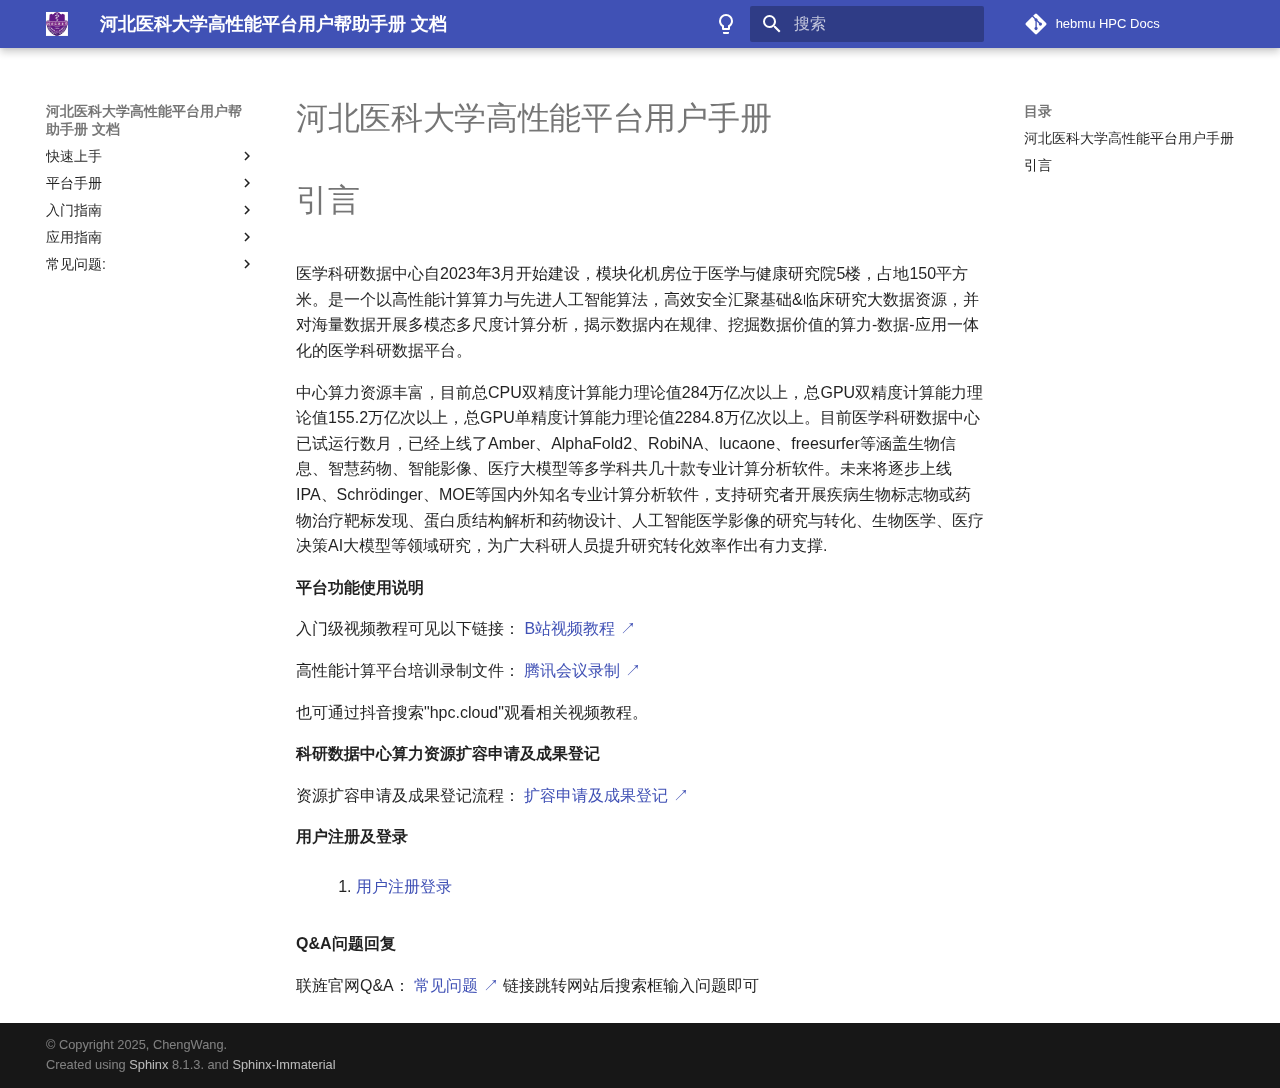
<file: index.html>
<!doctype html>
<html lang="zh" class="no-js">
  <head>
    
      <meta charset="utf-8">
      <meta name="viewport" content="width=device-width,initial-scale=1">
      
      
      
      
      
        <link rel="next" href="01-getQuickstart/resourcebuild.html">
      
      
      <link rel="icon" href="">
    
    
      
        <title>河北医科大学高性能平台用户帮助手册  文档</title>
      
    
    
      
        
      
      


    
    
      
    
    
      
    
        <link rel="stylesheet" type="text/css" href="_static/sphinx_immaterial_theme.cf2c65c97ee1b6f01.min.css?v=0a68cab4" />
        <link rel="stylesheet" type="text/css" href="_static/copybutton.css?v=76b2166b" />
        <link rel="stylesheet" type="text/css" href="_static/css/medium-zoom.css" />
        <link rel="stylesheet" type="text/css" href="_static/css/lightbox.css?v=8d5ccc8a" />
        <link rel="stylesheet" type="text/css" href="_static/css/custom.css?v=022b16a3" />
        <link rel="stylesheet" type="text/css" href="_static/css/custom_tab.css?v=6245d250" />
        <link rel="stylesheet" type="text/css" href="_static/css/custom_code_style.css?v=569779d5" />
    <script>__md_scope=new URL(".",location),__md_hash=e=>[...e].reduce(((e,_)=>(e<<5)-e+_.charCodeAt(0)),0),__md_get=(e,_=localStorage,t=__md_scope)=>JSON.parse(_.getItem(t.pathname+"."+e)),__md_set=(e,_,t=localStorage,a=__md_scope)=>{try{t.setItem(a.pathname+"."+e,JSON.stringify(_))}catch(e){}}</script>
    
      
  


  
  

<script id="__analytics">function __md_analytics(){function e(){dataLayer.push(arguments)}window.dataLayer=window.dataLayer||[],e("js",new Date),e("config","G-VGHWLGCC9B"),document.addEventListener("DOMContentLoaded",(function(){document.forms.search&&document.forms.search.query.addEventListener("blur",(function(){this.value&&e("event","search",{search_term:this.value})}));document$.subscribe((function(){var t=document.forms.feedback;if(void 0!==t)for(var a of t.querySelectorAll("[type=submit]"))a.addEventListener("click",(function(a){a.preventDefault();var n=document.location.pathname,d=this.getAttribute("data-md-value");e("event","feedback",{page:n,data:d}),t.firstElementChild.disabled=!0;var r=t.querySelector(".md-feedback__note [data-md-value='"+d+"']");r&&(r.hidden=!1)})),t.hidden=!1})),location$.subscribe((function(t){e("config","G-VGHWLGCC9B",{page_path:t.pathname})}))}));var t=document.createElement("script");t.async=!0,t.src="https://www.googletagmanager.com/gtag/js?id=G-VGHWLGCC9B",document.getElementById("__analytics").insertAdjacentElement("afterEnd",t)}</script>
  
    <script>"undefined"!=typeof __md_analytics&&__md_analytics()</script>
  

    
    
    
  </head>
  
  
    
    
      
    
    
    
    
    <body dir="ltr" data-md-color-scheme="default" data-md-color-primary="indigo" data-md-color-accent="indigo">
  
    
    <input class="md-toggle" data-md-toggle="drawer" type="checkbox" id="__drawer" autocomplete="off">
    <input class="md-toggle" data-md-toggle="search" type="checkbox" id="__search" autocomplete="off">
    <label class="md-overlay" for="__drawer"></label>
    <div data-md-component="skip">
      
        
        <a href="#" class="md-skip">
          跳转至
        </a>
      
    </div>
    <div data-md-component="announce">
      
    </div>
    
    
      

  

<header class="md-header md-header--shadow" data-md-component="header">
  <nav class="md-header__inner md-grid" aria-label="页眉">
    <a href="#" title="河北医科大学高性能平台用户帮助手册  文档" class="md-header__button md-logo" aria-label="河北医科大学高性能平台用户帮助手册  文档" data-md-component="logo">
      <img src="_static/logo.png" alt="logo">
    </a>
    <label class="md-header__button md-icon" for="__drawer">
      
      <svg xmlns="http://www.w3.org/2000/svg" viewBox="0 0 24 24"><path d="M3 6h18v2H3zm0 5h18v2H3zm0 5h18v2H3z"/></svg>
    </label>
    <div class="md-header__title" data-md-component="header-title">
      <div class="md-header__ellipsis">
        <div class="md-header__topic">
          <span class="md-ellipsis">
            河北医科大学高性能平台用户帮助手册  文档
          </span>
        </div>
        <div class="md-header__topic" data-md-component="header-topic">
          <span class="md-ellipsis">
            
              河北医科大学高性能平台用户手册
            
          </span>
        </div>
      </div>
    </div>
    
      
        <form class="md-header__option" data-md-component="palette">
  
    
    
    
    <input class="md-option" data-md-color-media="(prefers-color-scheme: light)" data-md-color-scheme="default" data-md-color-primary="indigo" data-md-color-accent="indigo"  aria-label="Switch to dark mode"  type="radio" name="__palette" id="__palette_0">
    
      <label class="md-header__button md-icon" title="Switch to dark mode" for="__palette_1" hidden>
        <svg xmlns="http://www.w3.org/2000/svg" viewBox="0 0 24 24"><path d="M12 2a7 7 0 0 1 7 7c0 2.38-1.19 4.47-3 5.74V17a1 1 0 0 1-1 1H9a1 1 0 0 1-1-1v-2.26C6.19 13.47 5 11.38 5 9a7 7 0 0 1 7-7M9 21v-1h6v1a1 1 0 0 1-1 1h-4a1 1 0 0 1-1-1m3-17a5 5 0 0 0-5 5c0 2.05 1.23 3.81 3 4.58V16h4v-2.42c1.77-.77 3-2.53 3-4.58a5 5 0 0 0-5-5"/></svg>
      </label>
    
  
    
    
    
    <input class="md-option" data-md-color-media="(prefers-color-scheme: dark)" data-md-color-scheme="slate" data-md-color-primary="indigo" data-md-color-accent="indigo"  aria-label="Switch to light mode"  type="radio" name="__palette" id="__palette_1">
    
      <label class="md-header__button md-icon" title="Switch to light mode" for="__palette_0" hidden>
        <svg xmlns="http://www.w3.org/2000/svg" viewBox="0 0 24 24"><path d="M12 2a7 7 0 0 0-7 7c0 2.38 1.19 4.47 3 5.74V17a1 1 0 0 0 1 1h6a1 1 0 0 0 1-1v-2.26c1.81-1.27 3-3.36 3-5.74a7 7 0 0 0-7-7M9 21a1 1 0 0 0 1 1h4a1 1 0 0 0 1-1v-1H9z"/></svg>
      </label>
    
  
</form>
      
    
    
      <script>var palette=__md_get("__palette");if(palette&&palette.color){if("(prefers-color-scheme)"===palette.color.media){var media=matchMedia("(prefers-color-scheme: light)"),input=document.querySelector(media.matches?"[data-md-color-media='(prefers-color-scheme: light)']":"[data-md-color-media='(prefers-color-scheme: dark)']");palette.color.media=input.getAttribute("data-md-color-media"),palette.color.scheme=input.getAttribute("data-md-color-scheme"),palette.color.primary=input.getAttribute("data-md-color-primary"),palette.color.accent=input.getAttribute("data-md-color-accent")}for(var[key,value]of Object.entries(palette.color))document.body.setAttribute("data-md-color-"+key,value)}</script>
    
    
    
      <label class="md-header__button md-icon" for="__search">
        
        <svg xmlns="http://www.w3.org/2000/svg" viewBox="0 0 24 24"><path d="M9.5 3A6.5 6.5 0 0 1 16 9.5c0 1.61-.59 3.09-1.56 4.23l.27.27h.79l5 5-1.5 1.5-5-5v-.79l-.27-.27A6.52 6.52 0 0 1 9.5 16 6.5 6.5 0 0 1 3 9.5 6.5 6.5 0 0 1 9.5 3m0 2C7 5 5 7 5 9.5S7 14 9.5 14 14 12 14 9.5 12 5 9.5 5"/></svg>
      </label>
      <div class="md-search" data-md-component="search" role="dialog">
  <label class="md-search__overlay" for="__search"></label>
  <div class="md-search__inner" role="search">
    <form class="md-search__form" name="search">
      <input type="text" class="md-search__input" name="query" aria-label="搜索" placeholder="搜索" autocapitalize="off" autocorrect="off" autocomplete="off" spellcheck="false" data-md-component="search-query" required>
      <label class="md-search__icon md-icon" for="__search">
        
        <svg xmlns="http://www.w3.org/2000/svg" viewBox="0 0 24 24"><path d="M9.5 3A6.5 6.5 0 0 1 16 9.5c0 1.61-.59 3.09-1.56 4.23l.27.27h.79l5 5-1.5 1.5-5-5v-.79l-.27-.27A6.52 6.52 0 0 1 9.5 16 6.5 6.5 0 0 1 3 9.5 6.5 6.5 0 0 1 9.5 3m0 2C7 5 5 7 5 9.5S7 14 9.5 14 14 12 14 9.5 12 5 9.5 5"/></svg>
        
        <svg xmlns="http://www.w3.org/2000/svg" viewBox="0 0 24 24"><path d="M20 11v2H8l5.5 5.5-1.42 1.42L4.16 12l7.92-7.92L13.5 5.5 8 11z"/></svg>
      </label>
      <nav class="md-search__options" aria-label="查找">
        
        <button type="reset" class="md-search__icon md-icon" title="清空当前内容" aria-label="清空当前内容" tabindex="-1">
          
          <svg xmlns="http://www.w3.org/2000/svg" viewBox="0 0 24 24"><path d="M19 6.41 17.59 5 12 10.59 6.41 5 5 6.41 10.59 12 5 17.59 6.41 19 12 13.41 17.59 19 19 17.59 13.41 12z"/></svg>
        </button>
      </nav>
      
    </form>
    <div class="md-search__output">
      <div class="md-search__scrollwrap" tabindex="0" data-md-scrollfix>
        <div class="md-search-result" data-md-component="search-result">
          <div class="md-search-result__meta">
            正在初始化搜索引擎
          </div>
          <ol class="md-search-result__list" role="presentation"></ol>
        </div>
      </div>
    </div>
  </div>
</div>
    
    
      <div class="md-header__source">
        <a href="https://chengwang97.github.io/docs.hpc.msdc.hebmu.edu/" title="前往仓库" class="md-source" data-md-component="source">
  <div class="md-source__icon md-icon">
    
    <svg xmlns="http://www.w3.org/2000/svg" viewBox="0 0 448 512"><!--! Font Awesome Free 6.7.2 by @fontawesome - https://fontawesome.com License - https://fontawesome.com/license/free (Icons: CC BY 4.0, Fonts: SIL OFL 1.1, Code: MIT License) Copyright 2024 Fonticons, Inc.--><path d="M439.55 236.05 244 40.45a28.87 28.87 0 0 0-40.81 0l-40.66 40.63 51.52 51.52c27.06-9.14 52.68 16.77 43.39 43.68l49.66 49.66c34.23-11.8 61.18 31 35.47 56.69-26.49 26.49-70.21-2.87-56-37.34L240.22 199v121.85c25.3 12.54 22.26 41.85 9.08 55a34.34 34.34 0 0 1-48.55 0c-17.57-17.6-11.07-46.91 11.25-56v-123c-20.8-8.51-24.6-30.74-18.64-45L142.57 101 8.45 235.14a28.86 28.86 0 0 0 0 40.81l195.61 195.6a28.86 28.86 0 0 0 40.8 0l194.69-194.69a28.86 28.86 0 0 0 0-40.81"/></svg>
  </div>
  <div class="md-source__repository">
    hebmu HPC Docs
  </div>
</a>
      </div>
    
  </nav>
  
</header>
    
    <div class="md-container" data-md-component="container">
      
      
      
      
        
          
        
      
      <main class="md-main" data-md-component="main">
        <div class="md-main__inner md-grid">
          
            
              
              <div class="md-sidebar md-sidebar--primary" data-md-component="sidebar" data-md-type="navigation" >
                <div class="md-sidebar__scrollwrap">
                  <div class="md-sidebar__inner">
                    



<nav class="md-nav md-nav--primary" aria-label="导航栏" data-md-level="0">
  <label class="md-nav__title" for="__drawer">
    <a href="#" title="河北医科大学高性能平台用户帮助手册  文档" class="md-nav__button md-logo" aria-label="河北医科大学高性能平台用户帮助手册  文档" data-md-component="logo">
      <img src="_static/logo.png" alt="logo">
    </a>
    河北医科大学高性能平台用户帮助手册  文档
  </label>
  
    <div class="md-nav__source">
      <a href="https://chengwang97.github.io/docs.hpc.msdc.hebmu.edu/" title="前往仓库" class="md-source" data-md-component="source">
  <div class="md-source__icon md-icon">
    
    <svg xmlns="http://www.w3.org/2000/svg" viewBox="0 0 448 512"><!--! Font Awesome Free 6.7.2 by @fontawesome - https://fontawesome.com License - https://fontawesome.com/license/free (Icons: CC BY 4.0, Fonts: SIL OFL 1.1, Code: MIT License) Copyright 2024 Fonticons, Inc.--><path d="M439.55 236.05 244 40.45a28.87 28.87 0 0 0-40.81 0l-40.66 40.63 51.52 51.52c27.06-9.14 52.68 16.77 43.39 43.68l49.66 49.66c34.23-11.8 61.18 31 35.47 56.69-26.49 26.49-70.21-2.87-56-37.34L240.22 199v121.85c25.3 12.54 22.26 41.85 9.08 55a34.34 34.34 0 0 1-48.55 0c-17.57-17.6-11.07-46.91 11.25-56v-123c-20.8-8.51-24.6-30.74-18.64-45L142.57 101 8.45 235.14a28.86 28.86 0 0 0 0 40.81l195.61 195.6a28.86 28.86 0 0 0 40.8 0l194.69-194.69a28.86 28.86 0 0 0 0-40.81"/></svg>
  </div>
  <div class="md-source__repository">
    hebmu HPC Docs
  </div>
</a>
    </div>
  
  <ul class="md-nav__list" data-md-scrollfix>
    
      
      
  
  
  
  
    
    
    
    <li class="md-nav__item md-nav__item--nested">
      
        
        
        <input class="md-nav__toggle md-toggle " type="checkbox" id="__nav_1" >
        
          
          <label class="md-nav__link" for="__nav_1" id="__nav_1_label" tabindex="0">
            
  
  
  <span class="md-ellipsis">
    <span>快速上手</span>
    
  </span>
  

            <span class="md-nav__icon md-icon"></span>
          </label>
        
        <nav class="md-nav" data-md-level="1" aria-labelledby="__nav_1_label" aria-expanded="false">
          <label class="md-nav__title" for="__nav_1">
            <span class="md-nav__icon md-icon"></span>
            <span>快速上手</span>
          </label>
          <ul class="md-nav__list" data-md-scrollfix>
            
              
                
  
  
  
  
  
    <li class="md-nav__item">
      <a href="01-getQuickstart/resourcebuild.html" class="md-nav__link">
        
  
  
  <span class="md-ellipsis">
    <span>申请资源</span>
    
  </span>
  

      </a>
    </li>
  

              
            
              
                
  
  
  
  
  
    <li class="md-nav__item">
      <a href="01-getQuickstart/submitjobs.html" class="md-nav__link">
        
  
  
  <span class="md-ellipsis">
    <span>提交集群作业</span>
    
  </span>
  

      </a>
    </li>
  

              
            
              
                
  
  
  
  
  
    <li class="md-nav__item">
      <a href="01-getQuickstart/dashboard.html" class="md-nav__link">
        
  
  
  <span class="md-ellipsis">
    <span>工作台</span>
    
  </span>
  

      </a>
    </li>
  

              
            
              
                
  
  
  
  
  
    <li class="md-nav__item">
      <a href="01-getQuickstart/pool.html" class="md-nav__link">
        
  
  
  <span class="md-ellipsis">
    <span>资源池</span>
    
  </span>
  

      </a>
    </li>
  

              
            
              
                
  
  
  
  
  
    <li class="md-nav__item">
      <a href="about.html" class="md-nav__link">
        
  
  
  <span class="md-ellipsis">
    <span>关于</span>
    
  </span>
  

      </a>
    </li>
  

              
            
          </ul>
        </nav>
      
    </li>
  
  

    
      
      
  
  
  
  
    
    
    
    <li class="md-nav__item md-nav__item--nested">
      
        
        
        <input class="md-nav__toggle md-toggle " type="checkbox" id="__nav_2" >
        
          
          <label class="md-nav__link" for="__nav_2" id="__nav_2_label" tabindex="0">
            
  
  
  <span class="md-ellipsis">
    <span>平台手册</span>
    
  </span>
  

            <span class="md-nav__icon md-icon"></span>
          </label>
        
        <nav class="md-nav" data-md-level="1" aria-labelledby="__nav_2_label" aria-expanded="false">
          <label class="md-nav__title" for="__nav_2">
            <span class="md-nav__icon md-icon"></span>
            <span>平台手册</span>
          </label>
          <ul class="md-nav__list" data-md-scrollfix>
            
              
                
  
  
  
  
  
    <li class="md-nav__item">
      <a href="02-platformmanual/userManual.html" class="md-nav__link">
        
  
  
  <span class="md-ellipsis">
    <span>用户手册</span>
    
  </span>
  

      </a>
    </li>
  

              
            
              
                
  
  
  
  
  
    <li class="md-nav__item">
      <a href="02-platformmanual/fileTransfer.html" class="md-nav__link">
        
  
  
  <span class="md-ellipsis">
    <span>文件传输</span>
    
  </span>
  

      </a>
    </li>
  

              
            
              
                
  
  
  
  
  
    <li class="md-nav__item">
      <a href="02-platformmanual/userInstance.html" class="md-nav__link">
        
  
  
  <span class="md-ellipsis">
    <span>用户实例</span>
    
  </span>
  

      </a>
    </li>
  

              
            
              
                
  
  
  
  
  
    <li class="md-nav__item">
      <a href="02-platformmanual/clusterLogin.html" class="md-nav__link">
        
  
  
  <span class="md-ellipsis">
    <span>集群登录</span>
    
  </span>
  

      </a>
    </li>
  

              
            
              
                
  
  
  
  
  
    <li class="md-nav__item">
      <a href="02-platformmanual/jobSystem.html" class="md-nav__link">
        
  
  
  <span class="md-ellipsis">
    <span>作业系统</span>
    
  </span>
  

      </a>
    </li>
  

              
            
              
                
  
  
  
  
  
    <li class="md-nav__item">
      <a href="02-platformmanual/projectSharing.html" class="md-nav__link">
        
  
  
  <span class="md-ellipsis">
    <span>项目共享</span>
    
  </span>
  

      </a>
    </li>
  

              
            
              
                
  
  
  
  
  
    <li class="md-nav__item">
      <a href="02-platformmanual/billingStatistics.html" class="md-nav__link">
        
  
  
  <span class="md-ellipsis">
    <span>计费统计</span>
    
  </span>
  

      </a>
    </li>
  

              
            
          </ul>
        </nav>
      
    </li>
  
  

    
      
      
  
  
  
  
    
    
    
    <li class="md-nav__item md-nav__item--nested">
      
        
        
        <input class="md-nav__toggle md-toggle " type="checkbox" id="__nav_3" >
        
          
          <label class="md-nav__link" for="__nav_3" id="__nav_3_label" tabindex="0">
            
  
  
  <span class="md-ellipsis">
    <span>入门指南</span>
    
  </span>
  

            <span class="md-nav__icon md-icon"></span>
          </label>
        
        <nav class="md-nav" data-md-level="1" aria-labelledby="__nav_3_label" aria-expanded="false">
          <label class="md-nav__title" for="__nav_3">
            <span class="md-nav__icon md-icon"></span>
            <span>入门指南</span>
          </label>
          <ul class="md-nav__list" data-md-scrollfix>
            
              
                
  
  
  
  
  
    <li class="md-nav__item">
      <a href="03-startGuide/Linux.html" class="md-nav__link">
        
  
  
  <span class="md-ellipsis">
    <span>Linux基本操作</span>
    
  </span>
  

      </a>
    </li>
  

              
            
              
                
  
  
  
  
  
    <li class="md-nav__item">
      <a href="03-startGuide/Conda.html" class="md-nav__link">
        
  
  
  <span class="md-ellipsis">
    <span>Conda</span>
    
  </span>
  

      </a>
    </li>
  

              
            
              
                
  
  
  
  
  
    <li class="md-nav__item">
      <a href="03-startGuide/Spack.html" class="md-nav__link">
        
  
  
  <span class="md-ellipsis">
    <span>Spack</span>
    
  </span>
  

      </a>
    </li>
  

              
            
              
                
  
  
  
  
  
    <li class="md-nav__item">
      <a href="03-startGuide/Tmux.html" class="md-nav__link">
        
  
  
  <span class="md-ellipsis">
    <span>Tmux</span>
    
  </span>
  

      </a>
    </li>
  

              
            
          </ul>
        </nav>
      
    </li>
  
  

    
      
      
  
  
  
  
    
    
    
    <li class="md-nav__item md-nav__item--nested">
      
        
        
        <input class="md-nav__toggle md-toggle " type="checkbox" id="__nav_4" >
        
          
          <label class="md-nav__link" for="__nav_4" id="__nav_4_label" tabindex="0">
            
  
  
  <span class="md-ellipsis">
    <span>应用指南</span>
    
  </span>
  

            <span class="md-nav__icon md-icon"></span>
          </label>
        
        <nav class="md-nav" data-md-level="1" aria-labelledby="__nav_4_label" aria-expanded="false">
          <label class="md-nav__title" for="__nav_4">
            <span class="md-nav__icon md-icon"></span>
            <span>应用指南</span>
          </label>
          <ul class="md-nav__list" data-md-scrollfix>
            
              
                
  
  
  
  
  
    <li class="md-nav__item">
      <a href="04-application/Ubuntu.html" class="md-nav__link">
        
  
  
  <span class="md-ellipsis">
    <span>Ubuntu</span>
    
  </span>
  

      </a>
    </li>
  

              
            
          </ul>
        </nav>
      
    </li>
  
  

    
      
      
  
  
  
  
    
    
    
    <li class="md-nav__item md-nav__item--nested">
      
        
        
        <input class="md-nav__toggle md-toggle " type="checkbox" id="__nav_5" >
        
          
          <label class="md-nav__link" for="__nav_5" id="__nav_5_label" tabindex="0">
            
  
  
  <span class="md-ellipsis">
    <span>常见问题:<wbr></span>
    
  </span>
  

            <span class="md-nav__icon md-icon"></span>
          </label>
        
        <nav class="md-nav" data-md-level="1" aria-labelledby="__nav_5_label" aria-expanded="false">
          <label class="md-nav__title" for="__nav_5">
            <span class="md-nav__icon md-icon"></span>
            <span>常见问题:<wbr></span>
          </label>
          <ul class="md-nav__list" data-md-scrollfix>
            
              
                
  
  
  
  
  
    <li class="md-nav__item">
      <a href="05-faq/moe.html" class="md-nav__link">
        
  
  
  <span class="md-ellipsis">
    <span>moe</span>
    
  </span>
  

      </a>
    </li>
  

              
            
          </ul>
        </nav>
      
    </li>
  
  

    
  </ul>
</nav>
                  </div>
                </div>
              </div>
            
            
              
              <div class="md-sidebar md-sidebar--secondary" data-md-component="sidebar" data-md-type="toc" >
                <div class="md-sidebar__scrollwrap">
                  <div class="md-sidebar__inner">
                    

<nav class="md-nav md-nav--secondary">
  
  
  
    <label class="md-nav__title" for="__toc">
      <span class="md-nav__icon md-icon"></span>
      目录
    </label>
    <ul class="md-nav__list" data-md-component="toc" data-md-scrollfix>
      
        <li class="md-nav__item">
  <a href="#" class="md-nav__link">
    
    <span class="md-ellipsis">
      <span>河北医科大学高性能平台用户手册</span>
    </span>
  </a>
  
</li>
      
        <li class="md-nav__item">
  <a href="#id2" class="md-nav__link">
    
    <span class="md-ellipsis">
      <span title="引言 (引用标签)"><span>引言</span></span>
    </span>
  </a>
  
</li>
      
    </ul>
  
</nav>
                  </div>
                </div>
              </div>
            
          
          
            <div class="md-content" data-md-component="content">
              <article class="md-content__inner md-typeset" role="main">
                
                
                  


<h1 id="id1">河北医科大学高性能平台用户手册<a class="headerlink" href="#id1" title="Link to this heading">¶</a></h1>
<h1 id="id2">引言<a class="headerlink" href="#id2" title="Link to this heading">¶</a></h1>
<p>医学科研数据中心自2023年3月开始建设，模块化机房位于医学与健康研究院5楼，占地150平方米。是一个以高性能计算算力与先进人工智能算法，高效安全汇聚基础&amp;临床研究大数据资源，并对海量数据开展多模态多尺度计算分析，揭示数据内在规律、挖掘数据价值的算力-数据-应用一体化的医学科研数据平台。</p>
<p>中心算力资源丰富，目前总CPU双精度计算能力理论值284万亿次以上，总GPU双精度计算能力理论值155.2万亿次以上，总GPU单精度计算能力理论值2284.8万亿次以上。目前医学科研数据中心已试运行数月，已经上线了Amber、AlphaFold2、RobiNA、lucaone、freesurfer等涵盖生物信息、智慧药物、智能影像、医疗大模型等多学科共几十款专业计算分析软件。未来将逐步上线IPA、Schrödinger、MOE等国内外知名专业计算分析软件，支持研究者开展疾病生物标志物或药物治疗靶标发现、蛋白质结构解析和药物设计、人工智能医学影像的研究与转化、生物医学、医疗决策AI大模型等领域研究，为广大科研人员提升研究转化效率作出有力支撑.</p>
<p><strong>平台功能使用说明</strong></p>
<p>入门级视频教程可见以下链接：
<a href="https://space.bilibili.com/676435387/lists?sid=2642446"
   target="_blank"
   rel="noopener noreferrer">
   B站视频教程 ↗
</a></p><p>高性能计算平台培训录制文件：
<a href="https://meeting.tencent.com/crm/lJRyDRWYdd"
   target="_blank"
   rel="noopener noreferrer">
   腾讯会议录制 ↗
</a></p>

   也可通过抖音搜索"hpc.cloud"观看相关视频教程。<p><strong>科研数据中心算力资源扩容申请及成果登记</strong></p>
<p>资源扩容申请及成果登记流程：
<a href="https://msdc.hebmu.edu.cn/a/2025/05/26/EB5F6B86106D4CDBBADE36BAE7BA0E15.html"
   target="_blank"
   rel="noopener noreferrer">
   扩容申请及成果登记 ↗
</a></p><dl class="simple">
<dt><strong>用户注册及登录</strong></dt><dd><ol class="arabic simple">
<li><p><a class="reference internal" href="02-platformmanual/userManual.html"><span class="doc">用户注册登录</span></a></p></li>
</ol>
</dd>
</dl>
<p><strong>Q&amp;A问题回复</strong></p>
<p>联旌官网Q&A：
<a href="https://hpc.cloud/t/qa"
   target="_blank"
   rel="noopener noreferrer">
   常见问题 ↗
</a>
链接跳转网站后搜索框输入问题即可
</p><div class="toctree-wrapper compound">
</div>
<div class="toctree-wrapper compound">
</div>
<div class="toctree-wrapper compound">
</div>
<div class="toctree-wrapper compound">
</div>
<div class="toctree-wrapper compound">
</div>







  
  



  




                
              </article>
            </div>
          
          
        </div>
        
      </main>
      
        <footer class="md-footer">
  
  
  
  <div class="md-footer-meta md-typeset">
    
    <div class="md-footer-meta__inner md-grid">
      <div class="md-copyright">
  
    <div class="md-footer-copyright__highlight">
        &#169; Copyright 2025, ChengWang.
        
    </div>
  
    Created using
    <a href="https://www.sphinx-doc.org/" target="_blank" rel="noopener">Sphinx</a>
    8.1.3.
     and
    <a href="https://github.com/jbms/sphinx-immaterial/" target="_blank" rel="noopener">Sphinx-Immaterial</a>
  
</div>
      
    </div>
    
  </div>
</footer>
      
    </div>
    <div class="md-dialog" data-md-component="dialog">
      <div class="md-dialog__inner md-typeset"></div>
    </div>
    
    
    <script id="__config" type="application/json">{"base": ".", "features": ["content.code.copy", "content.code.linenums", "tabbed.content"], "translations": {"clipboard.copied": "\u5df2\u590d\u5236", "clipboard.copy": "\u590d\u5236", "search.result.more.one": "\u5728\u8be5\u9875\u4e0a\u8fd8\u6709 1 \u4e2a\u7b26\u5408\u6761\u4ef6\u7684\u7ed3\u679c", "search.result.more.other": "\u5728\u8be5\u9875\u4e0a\u8fd8\u6709 # \u4e2a\u7b26\u5408\u6761\u4ef6\u7684\u7ed3\u679c", "search.result.none": "\u6ca1\u6709\u627e\u5230\u7b26\u5408\u6761\u4ef6\u7684\u7ed3\u679c", "search.result.one": "\u627e\u5230 1 \u4e2a\u7b26\u5408\u6761\u4ef6\u7684\u7ed3\u679c", "search.result.other": "# \u4e2a\u7b26\u5408\u6761\u4ef6\u7684\u7ed3\u679c", "search.result.placeholder": "\u952e\u5165\u4ee5\u5f00\u59cb\u641c\u7d22", "search.result.term.missing": "\u7f3a\u5c11", "select.version": "\u9009\u62e9\u5f53\u524d\u7248\u672c"}}</script>
    
      
        <script src="_static/sphinx_immaterial_theme.32136f45f91ae6956.min.js?v=a7a9472a"></script>
        <script src="_static/clipboard.min.js?v=a7894cd8"></script>
        <script src="_static/copybutton.js?v=b8bcef97"></script>
        <script src="_static/js/lightbox.js?v=1c4b3947"></script>
        <script src="_static/js/external-links.js?v=fb425843"></script>
        <script src="_static/js/custom_copy.js?v=32293fb7"></script>
    
  </body>
</html>
</file>
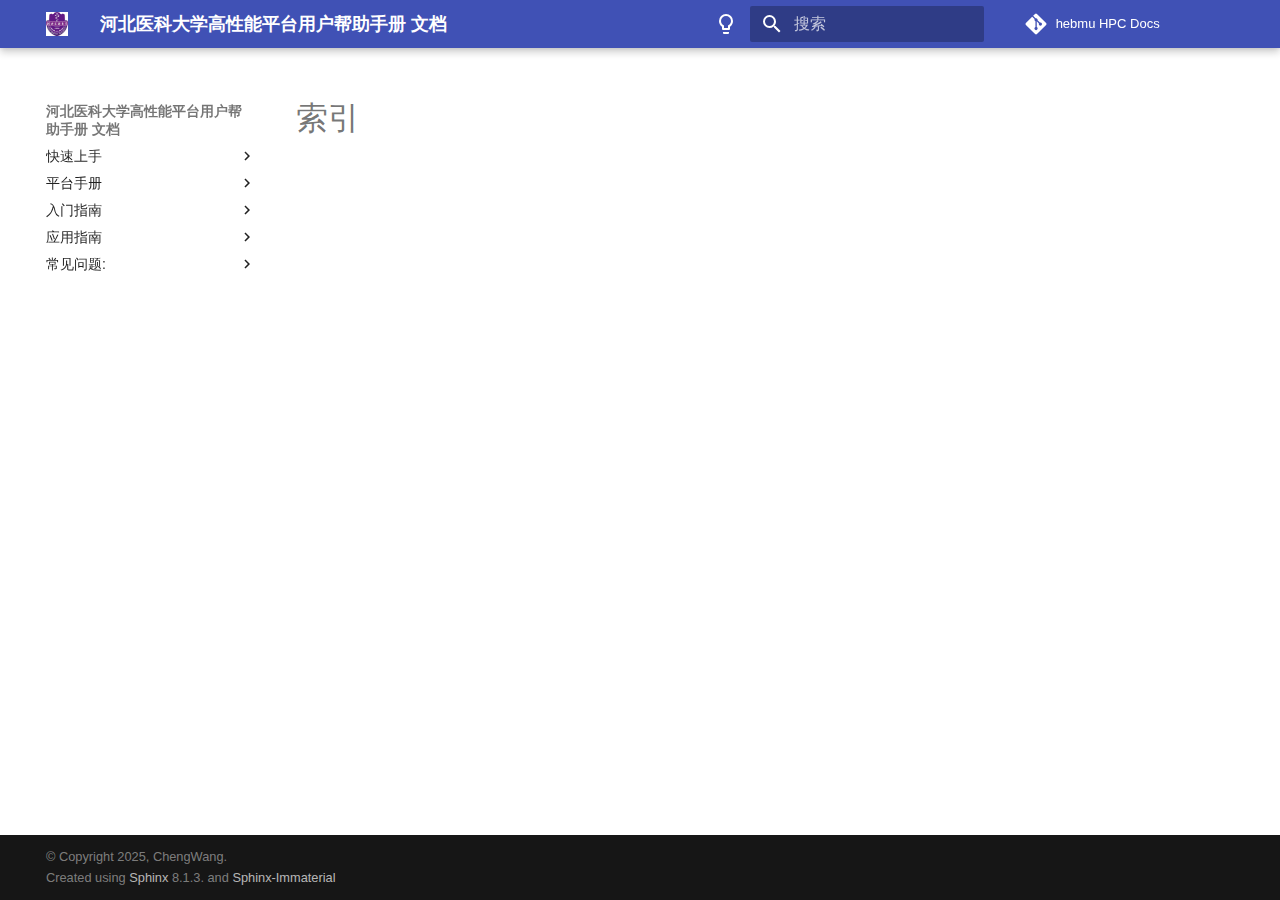
<file: genindex.html>
<!doctype html>
<html lang="zh" class="no-js">
  <head>
    
      <meta charset="utf-8">
      <meta name="viewport" content="width=device-width,initial-scale=1">
      
      
      
      
      
      
      <link rel="icon" href="">
    
    
      
        <title>索引 - 河北医科大学高性能平台用户帮助手册  文档</title>
      
    
    
      
        
      
      


    
    
      
    
    
      
    
        <link rel="stylesheet" type="text/css" href="_static/sphinx_immaterial_theme.cf2c65c97ee1b6f01.min.css?v=0a68cab4" />
        <link rel="stylesheet" type="text/css" href="_static/copybutton.css?v=76b2166b" />
        <link rel="stylesheet" type="text/css" href="_static/css/medium-zoom.css" />
        <link rel="stylesheet" type="text/css" href="_static/css/lightbox.css?v=8d5ccc8a" />
        <link rel="stylesheet" type="text/css" href="_static/css/custom.css?v=022b16a3" />
        <link rel="stylesheet" type="text/css" href="_static/css/custom_tab.css?v=6245d250" />
        <link rel="stylesheet" type="text/css" href="_static/css/custom_code_style.css?v=569779d5" />
    <script>__md_scope=new URL(".",location),__md_hash=e=>[...e].reduce(((e,_)=>(e<<5)-e+_.charCodeAt(0)),0),__md_get=(e,_=localStorage,t=__md_scope)=>JSON.parse(_.getItem(t.pathname+"."+e)),__md_set=(e,_,t=localStorage,a=__md_scope)=>{try{t.setItem(a.pathname+"."+e,JSON.stringify(_))}catch(e){}}</script>
    
      
  


  
  

<script id="__analytics">function __md_analytics(){function e(){dataLayer.push(arguments)}window.dataLayer=window.dataLayer||[],e("js",new Date),e("config","G-VGHWLGCC9B"),document.addEventListener("DOMContentLoaded",(function(){document.forms.search&&document.forms.search.query.addEventListener("blur",(function(){this.value&&e("event","search",{search_term:this.value})}));document$.subscribe((function(){var t=document.forms.feedback;if(void 0!==t)for(var a of t.querySelectorAll("[type=submit]"))a.addEventListener("click",(function(a){a.preventDefault();var n=document.location.pathname,d=this.getAttribute("data-md-value");e("event","feedback",{page:n,data:d}),t.firstElementChild.disabled=!0;var r=t.querySelector(".md-feedback__note [data-md-value='"+d+"']");r&&(r.hidden=!1)})),t.hidden=!1})),location$.subscribe((function(t){e("config","G-VGHWLGCC9B",{page_path:t.pathname})}))}));var t=document.createElement("script");t.async=!0,t.src="https://www.googletagmanager.com/gtag/js?id=G-VGHWLGCC9B",document.getElementById("__analytics").insertAdjacentElement("afterEnd",t)}</script>
  
    <script>"undefined"!=typeof __md_analytics&&__md_analytics()</script>
  

    
    
    
  </head>
  
  
    
    
      
    
    
    
    
    <body dir="ltr" data-md-color-scheme="default" data-md-color-primary="indigo" data-md-color-accent="indigo">
  
    
    <input class="md-toggle" data-md-toggle="drawer" type="checkbox" id="__drawer" autocomplete="off">
    <input class="md-toggle" data-md-toggle="search" type="checkbox" id="__search" autocomplete="off">
    <label class="md-overlay" for="__drawer"></label>
    <div data-md-component="skip">
      
    </div>
    <div data-md-component="announce">
      
    </div>
    
    
      

  

<header class="md-header md-header--shadow" data-md-component="header">
  <nav class="md-header__inner md-grid" aria-label="页眉">
    <a href="index.html" title="河北医科大学高性能平台用户帮助手册  文档" class="md-header__button md-logo" aria-label="河北医科大学高性能平台用户帮助手册  文档" data-md-component="logo">
      <img src="_static/logo.png" alt="logo">
    </a>
    <label class="md-header__button md-icon" for="__drawer">
      
      <svg xmlns="http://www.w3.org/2000/svg" viewBox="0 0 24 24"><path d="M3 6h18v2H3zm0 5h18v2H3zm0 5h18v2H3z"/></svg>
    </label>
    <div class="md-header__title" data-md-component="header-title">
      <div class="md-header__ellipsis">
        <div class="md-header__topic">
          <span class="md-ellipsis">
            河北医科大学高性能平台用户帮助手册  文档
          </span>
        </div>
        <div class="md-header__topic" data-md-component="header-topic">
          <span class="md-ellipsis">
            
              索引
            
          </span>
        </div>
      </div>
    </div>
    
      
        <form class="md-header__option" data-md-component="palette">
  
    
    
    
    <input class="md-option" data-md-color-media="(prefers-color-scheme: light)" data-md-color-scheme="default" data-md-color-primary="indigo" data-md-color-accent="indigo"  aria-label="Switch to dark mode"  type="radio" name="__palette" id="__palette_0">
    
      <label class="md-header__button md-icon" title="Switch to dark mode" for="__palette_1" hidden>
        <svg xmlns="http://www.w3.org/2000/svg" viewBox="0 0 24 24"><path d="M12 2a7 7 0 0 1 7 7c0 2.38-1.19 4.47-3 5.74V17a1 1 0 0 1-1 1H9a1 1 0 0 1-1-1v-2.26C6.19 13.47 5 11.38 5 9a7 7 0 0 1 7-7M9 21v-1h6v1a1 1 0 0 1-1 1h-4a1 1 0 0 1-1-1m3-17a5 5 0 0 0-5 5c0 2.05 1.23 3.81 3 4.58V16h4v-2.42c1.77-.77 3-2.53 3-4.58a5 5 0 0 0-5-5"/></svg>
      </label>
    
  
    
    
    
    <input class="md-option" data-md-color-media="(prefers-color-scheme: dark)" data-md-color-scheme="slate" data-md-color-primary="indigo" data-md-color-accent="indigo"  aria-label="Switch to light mode"  type="radio" name="__palette" id="__palette_1">
    
      <label class="md-header__button md-icon" title="Switch to light mode" for="__palette_0" hidden>
        <svg xmlns="http://www.w3.org/2000/svg" viewBox="0 0 24 24"><path d="M12 2a7 7 0 0 0-7 7c0 2.38 1.19 4.47 3 5.74V17a1 1 0 0 0 1 1h6a1 1 0 0 0 1-1v-2.26c1.81-1.27 3-3.36 3-5.74a7 7 0 0 0-7-7M9 21a1 1 0 0 0 1 1h4a1 1 0 0 0 1-1v-1H9z"/></svg>
      </label>
    
  
</form>
      
    
    
      <script>var palette=__md_get("__palette");if(palette&&palette.color){if("(prefers-color-scheme)"===palette.color.media){var media=matchMedia("(prefers-color-scheme: light)"),input=document.querySelector(media.matches?"[data-md-color-media='(prefers-color-scheme: light)']":"[data-md-color-media='(prefers-color-scheme: dark)']");palette.color.media=input.getAttribute("data-md-color-media"),palette.color.scheme=input.getAttribute("data-md-color-scheme"),palette.color.primary=input.getAttribute("data-md-color-primary"),palette.color.accent=input.getAttribute("data-md-color-accent")}for(var[key,value]of Object.entries(palette.color))document.body.setAttribute("data-md-color-"+key,value)}</script>
    
    
    
      <label class="md-header__button md-icon" for="__search">
        
        <svg xmlns="http://www.w3.org/2000/svg" viewBox="0 0 24 24"><path d="M9.5 3A6.5 6.5 0 0 1 16 9.5c0 1.61-.59 3.09-1.56 4.23l.27.27h.79l5 5-1.5 1.5-5-5v-.79l-.27-.27A6.52 6.52 0 0 1 9.5 16 6.5 6.5 0 0 1 3 9.5 6.5 6.5 0 0 1 9.5 3m0 2C7 5 5 7 5 9.5S7 14 9.5 14 14 12 14 9.5 12 5 9.5 5"/></svg>
      </label>
      <div class="md-search" data-md-component="search" role="dialog">
  <label class="md-search__overlay" for="__search"></label>
  <div class="md-search__inner" role="search">
    <form class="md-search__form" name="search">
      <input type="text" class="md-search__input" name="query" aria-label="搜索" placeholder="搜索" autocapitalize="off" autocorrect="off" autocomplete="off" spellcheck="false" data-md-component="search-query" required>
      <label class="md-search__icon md-icon" for="__search">
        
        <svg xmlns="http://www.w3.org/2000/svg" viewBox="0 0 24 24"><path d="M9.5 3A6.5 6.5 0 0 1 16 9.5c0 1.61-.59 3.09-1.56 4.23l.27.27h.79l5 5-1.5 1.5-5-5v-.79l-.27-.27A6.52 6.52 0 0 1 9.5 16 6.5 6.5 0 0 1 3 9.5 6.5 6.5 0 0 1 9.5 3m0 2C7 5 5 7 5 9.5S7 14 9.5 14 14 12 14 9.5 12 5 9.5 5"/></svg>
        
        <svg xmlns="http://www.w3.org/2000/svg" viewBox="0 0 24 24"><path d="M20 11v2H8l5.5 5.5-1.42 1.42L4.16 12l7.92-7.92L13.5 5.5 8 11z"/></svg>
      </label>
      <nav class="md-search__options" aria-label="查找">
        
        <button type="reset" class="md-search__icon md-icon" title="清空当前内容" aria-label="清空当前内容" tabindex="-1">
          
          <svg xmlns="http://www.w3.org/2000/svg" viewBox="0 0 24 24"><path d="M19 6.41 17.59 5 12 10.59 6.41 5 5 6.41 10.59 12 5 17.59 6.41 19 12 13.41 17.59 19 19 17.59 13.41 12z"/></svg>
        </button>
      </nav>
      
    </form>
    <div class="md-search__output">
      <div class="md-search__scrollwrap" tabindex="0" data-md-scrollfix>
        <div class="md-search-result" data-md-component="search-result">
          <div class="md-search-result__meta">
            正在初始化搜索引擎
          </div>
          <ol class="md-search-result__list" role="presentation"></ol>
        </div>
      </div>
    </div>
  </div>
</div>
    
    
      <div class="md-header__source">
        <a href="https://chengwang97.github.io/docs.hpc.msdc.hebmu.edu/" title="前往仓库" class="md-source" data-md-component="source">
  <div class="md-source__icon md-icon">
    
    <svg xmlns="http://www.w3.org/2000/svg" viewBox="0 0 448 512"><!--! Font Awesome Free 6.7.2 by @fontawesome - https://fontawesome.com License - https://fontawesome.com/license/free (Icons: CC BY 4.0, Fonts: SIL OFL 1.1, Code: MIT License) Copyright 2024 Fonticons, Inc.--><path d="M439.55 236.05 244 40.45a28.87 28.87 0 0 0-40.81 0l-40.66 40.63 51.52 51.52c27.06-9.14 52.68 16.77 43.39 43.68l49.66 49.66c34.23-11.8 61.18 31 35.47 56.69-26.49 26.49-70.21-2.87-56-37.34L240.22 199v121.85c25.3 12.54 22.26 41.85 9.08 55a34.34 34.34 0 0 1-48.55 0c-17.57-17.6-11.07-46.91 11.25-56v-123c-20.8-8.51-24.6-30.74-18.64-45L142.57 101 8.45 235.14a28.86 28.86 0 0 0 0 40.81l195.61 195.6a28.86 28.86 0 0 0 40.8 0l194.69-194.69a28.86 28.86 0 0 0 0-40.81"/></svg>
  </div>
  <div class="md-source__repository">
    hebmu HPC Docs
  </div>
</a>
      </div>
    
  </nav>
  
</header>
    
    <div class="md-container" data-md-component="container">
      
      
      
      
        
          
        
      
      <main class="md-main" data-md-component="main">
        <div class="md-main__inner md-grid">
          
            
              
              <div class="md-sidebar md-sidebar--primary" data-md-component="sidebar" data-md-type="navigation" >
                <div class="md-sidebar__scrollwrap">
                  <div class="md-sidebar__inner">
                    



<nav class="md-nav md-nav--primary" aria-label="导航栏" data-md-level="0">
  <label class="md-nav__title" for="__drawer">
    <a href="index.html" title="河北医科大学高性能平台用户帮助手册  文档" class="md-nav__button md-logo" aria-label="河北医科大学高性能平台用户帮助手册  文档" data-md-component="logo">
      <img src="_static/logo.png" alt="logo">
    </a>
    河北医科大学高性能平台用户帮助手册  文档
  </label>
  
    <div class="md-nav__source">
      <a href="https://chengwang97.github.io/docs.hpc.msdc.hebmu.edu/" title="前往仓库" class="md-source" data-md-component="source">
  <div class="md-source__icon md-icon">
    
    <svg xmlns="http://www.w3.org/2000/svg" viewBox="0 0 448 512"><!--! Font Awesome Free 6.7.2 by @fontawesome - https://fontawesome.com License - https://fontawesome.com/license/free (Icons: CC BY 4.0, Fonts: SIL OFL 1.1, Code: MIT License) Copyright 2024 Fonticons, Inc.--><path d="M439.55 236.05 244 40.45a28.87 28.87 0 0 0-40.81 0l-40.66 40.63 51.52 51.52c27.06-9.14 52.68 16.77 43.39 43.68l49.66 49.66c34.23-11.8 61.18 31 35.47 56.69-26.49 26.49-70.21-2.87-56-37.34L240.22 199v121.85c25.3 12.54 22.26 41.85 9.08 55a34.34 34.34 0 0 1-48.55 0c-17.57-17.6-11.07-46.91 11.25-56v-123c-20.8-8.51-24.6-30.74-18.64-45L142.57 101 8.45 235.14a28.86 28.86 0 0 0 0 40.81l195.61 195.6a28.86 28.86 0 0 0 40.8 0l194.69-194.69a28.86 28.86 0 0 0 0-40.81"/></svg>
  </div>
  <div class="md-source__repository">
    hebmu HPC Docs
  </div>
</a>
    </div>
  
  <ul class="md-nav__list" data-md-scrollfix>
    
      
      
  
  
  
  
    
    
    
    <li class="md-nav__item md-nav__item--nested">
      
        
        
        <input class="md-nav__toggle md-toggle " type="checkbox" id="__nav_1" >
        
          
          <label class="md-nav__link" for="__nav_1" id="__nav_1_label" tabindex="0">
            
  
  
  <span class="md-ellipsis">
    <span>快速上手</span>
    
  </span>
  

            <span class="md-nav__icon md-icon"></span>
          </label>
        
        <nav class="md-nav" data-md-level="1" aria-labelledby="__nav_1_label" aria-expanded="false">
          <label class="md-nav__title" for="__nav_1">
            <span class="md-nav__icon md-icon"></span>
            <span>快速上手</span>
          </label>
          <ul class="md-nav__list" data-md-scrollfix>
            
              
                
  
  
  
  
  
    <li class="md-nav__item">
      <a href="01-getQuickstart/resourcebuild.html" class="md-nav__link">
        
  
  
  <span class="md-ellipsis">
    <span>申请资源</span>
    
  </span>
  

      </a>
    </li>
  

              
            
              
                
  
  
  
  
  
    <li class="md-nav__item">
      <a href="01-getQuickstart/submitjobs.html" class="md-nav__link">
        
  
  
  <span class="md-ellipsis">
    <span>提交集群作业</span>
    
  </span>
  

      </a>
    </li>
  

              
            
              
                
  
  
  
  
  
    <li class="md-nav__item">
      <a href="01-getQuickstart/dashboard.html" class="md-nav__link">
        
  
  
  <span class="md-ellipsis">
    <span>工作台</span>
    
  </span>
  

      </a>
    </li>
  

              
            
              
                
  
  
  
  
  
    <li class="md-nav__item">
      <a href="01-getQuickstart/pool.html" class="md-nav__link">
        
  
  
  <span class="md-ellipsis">
    <span>资源池</span>
    
  </span>
  

      </a>
    </li>
  

              
            
              
                
  
  
  
  
  
    <li class="md-nav__item">
      <a href="about.html" class="md-nav__link">
        
  
  
  <span class="md-ellipsis">
    <span>关于</span>
    
  </span>
  

      </a>
    </li>
  

              
            
          </ul>
        </nav>
      
    </li>
  
  

    
      
      
  
  
  
  
    
    
    
    <li class="md-nav__item md-nav__item--nested">
      
        
        
        <input class="md-nav__toggle md-toggle " type="checkbox" id="__nav_2" >
        
          
          <label class="md-nav__link" for="__nav_2" id="__nav_2_label" tabindex="0">
            
  
  
  <span class="md-ellipsis">
    <span>平台手册</span>
    
  </span>
  

            <span class="md-nav__icon md-icon"></span>
          </label>
        
        <nav class="md-nav" data-md-level="1" aria-labelledby="__nav_2_label" aria-expanded="false">
          <label class="md-nav__title" for="__nav_2">
            <span class="md-nav__icon md-icon"></span>
            <span>平台手册</span>
          </label>
          <ul class="md-nav__list" data-md-scrollfix>
            
              
                
  
  
  
  
  
    <li class="md-nav__item">
      <a href="02-platformmanual/userManual.html" class="md-nav__link">
        
  
  
  <span class="md-ellipsis">
    <span>用户手册</span>
    
  </span>
  

      </a>
    </li>
  

              
            
              
                
  
  
  
  
  
    <li class="md-nav__item">
      <a href="02-platformmanual/fileTransfer.html" class="md-nav__link">
        
  
  
  <span class="md-ellipsis">
    <span>文件传输</span>
    
  </span>
  

      </a>
    </li>
  

              
            
              
                
  
  
  
  
  
    <li class="md-nav__item">
      <a href="02-platformmanual/userInstance.html" class="md-nav__link">
        
  
  
  <span class="md-ellipsis">
    <span>用户实例</span>
    
  </span>
  

      </a>
    </li>
  

              
            
              
                
  
  
  
  
  
    <li class="md-nav__item">
      <a href="02-platformmanual/clusterLogin.html" class="md-nav__link">
        
  
  
  <span class="md-ellipsis">
    <span>集群登录</span>
    
  </span>
  

      </a>
    </li>
  

              
            
              
                
  
  
  
  
  
    <li class="md-nav__item">
      <a href="02-platformmanual/jobSystem.html" class="md-nav__link">
        
  
  
  <span class="md-ellipsis">
    <span>作业系统</span>
    
  </span>
  

      </a>
    </li>
  

              
            
              
                
  
  
  
  
  
    <li class="md-nav__item">
      <a href="02-platformmanual/projectSharing.html" class="md-nav__link">
        
  
  
  <span class="md-ellipsis">
    <span>项目共享</span>
    
  </span>
  

      </a>
    </li>
  

              
            
              
                
  
  
  
  
  
    <li class="md-nav__item">
      <a href="02-platformmanual/billingStatistics.html" class="md-nav__link">
        
  
  
  <span class="md-ellipsis">
    <span>计费统计</span>
    
  </span>
  

      </a>
    </li>
  

              
            
          </ul>
        </nav>
      
    </li>
  
  

    
      
      
  
  
  
  
    
    
    
    <li class="md-nav__item md-nav__item--nested">
      
        
        
        <input class="md-nav__toggle md-toggle " type="checkbox" id="__nav_3" >
        
          
          <label class="md-nav__link" for="__nav_3" id="__nav_3_label" tabindex="0">
            
  
  
  <span class="md-ellipsis">
    <span>入门指南</span>
    
  </span>
  

            <span class="md-nav__icon md-icon"></span>
          </label>
        
        <nav class="md-nav" data-md-level="1" aria-labelledby="__nav_3_label" aria-expanded="false">
          <label class="md-nav__title" for="__nav_3">
            <span class="md-nav__icon md-icon"></span>
            <span>入门指南</span>
          </label>
          <ul class="md-nav__list" data-md-scrollfix>
            
              
                
  
  
  
  
  
    <li class="md-nav__item">
      <a href="03-startGuide/Linux.html" class="md-nav__link">
        
  
  
  <span class="md-ellipsis">
    <span>Linux基本操作</span>
    
  </span>
  

      </a>
    </li>
  

              
            
              
                
  
  
  
  
  
    <li class="md-nav__item">
      <a href="03-startGuide/Conda.html" class="md-nav__link">
        
  
  
  <span class="md-ellipsis">
    <span>Conda</span>
    
  </span>
  

      </a>
    </li>
  

              
            
              
                
  
  
  
  
  
    <li class="md-nav__item">
      <a href="03-startGuide/Spack.html" class="md-nav__link">
        
  
  
  <span class="md-ellipsis">
    <span>Spack</span>
    
  </span>
  

      </a>
    </li>
  

              
            
              
                
  
  
  
  
  
    <li class="md-nav__item">
      <a href="03-startGuide/Tmux.html" class="md-nav__link">
        
  
  
  <span class="md-ellipsis">
    <span>Tmux</span>
    
  </span>
  

      </a>
    </li>
  

              
            
          </ul>
        </nav>
      
    </li>
  
  

    
      
      
  
  
  
  
    
    
    
    <li class="md-nav__item md-nav__item--nested">
      
        
        
        <input class="md-nav__toggle md-toggle " type="checkbox" id="__nav_4" >
        
          
          <label class="md-nav__link" for="__nav_4" id="__nav_4_label" tabindex="0">
            
  
  
  <span class="md-ellipsis">
    <span>应用指南</span>
    
  </span>
  

            <span class="md-nav__icon md-icon"></span>
          </label>
        
        <nav class="md-nav" data-md-level="1" aria-labelledby="__nav_4_label" aria-expanded="false">
          <label class="md-nav__title" for="__nav_4">
            <span class="md-nav__icon md-icon"></span>
            <span>应用指南</span>
          </label>
          <ul class="md-nav__list" data-md-scrollfix>
            
              
                
  
  
  
  
  
    <li class="md-nav__item">
      <a href="04-application/Ubuntu.html" class="md-nav__link">
        
  
  
  <span class="md-ellipsis">
    <span>Ubuntu</span>
    
  </span>
  

      </a>
    </li>
  

              
            
          </ul>
        </nav>
      
    </li>
  
  

    
      
      
  
  
  
  
    
    
    
    <li class="md-nav__item md-nav__item--nested">
      
        
        
        <input class="md-nav__toggle md-toggle " type="checkbox" id="__nav_5" >
        
          
          <label class="md-nav__link" for="__nav_5" id="__nav_5_label" tabindex="0">
            
  
  
  <span class="md-ellipsis">
    <span>常见问题:<wbr></span>
    
  </span>
  

            <span class="md-nav__icon md-icon"></span>
          </label>
        
        <nav class="md-nav" data-md-level="1" aria-labelledby="__nav_5_label" aria-expanded="false">
          <label class="md-nav__title" for="__nav_5">
            <span class="md-nav__icon md-icon"></span>
            <span>常见问题:<wbr></span>
          </label>
          <ul class="md-nav__list" data-md-scrollfix>
            
              
                
  
  
  
  
  
    <li class="md-nav__item">
      <a href="05-faq/moe.html" class="md-nav__link">
        
  
  
  <span class="md-ellipsis">
    <span>moe</span>
    
  </span>
  

      </a>
    </li>
  

              
            
          </ul>
        </nav>
      
    </li>
  
  

    
  </ul>
</nav>
                  </div>
                </div>
              </div>
            
            
              
              <div class="md-sidebar md-sidebar--secondary" data-md-component="sidebar" data-md-type="toc" >
                <div class="md-sidebar__scrollwrap">
                  <div class="md-sidebar__inner">
                    

<nav class="md-nav md-nav--secondary">
  
  
  
</nav>
                  </div>
                </div>
              </div>
            
          
          
            <div class="md-content" data-md-component="content">
              <article class="md-content__inner md-typeset" role="main">
                
                
                  


<h1 id="index">索引</h1>

<div class="genindex-jumpbox">
 
</div>







  
  



  




                
              </article>
            </div>
          
          
        </div>
        
      </main>
      
        <footer class="md-footer">
  
  
  
  <div class="md-footer-meta md-typeset">
    
    <div class="md-footer-meta__inner md-grid">
      <div class="md-copyright">
  
    <div class="md-footer-copyright__highlight">
        &#169; Copyright 2025, ChengWang.
        
    </div>
  
    Created using
    <a href="https://www.sphinx-doc.org/" target="_blank" rel="noopener">Sphinx</a>
    8.1.3.
     and
    <a href="https://github.com/jbms/sphinx-immaterial/" target="_blank" rel="noopener">Sphinx-Immaterial</a>
  
</div>
      
    </div>
    
  </div>
</footer>
      
    </div>
    <div class="md-dialog" data-md-component="dialog">
      <div class="md-dialog__inner md-typeset"></div>
    </div>
    
    
    <script id="__config" type="application/json">{"base": ".", "features": ["content.code.copy", "content.code.linenums", "tabbed.content"], "translations": {"clipboard.copied": "\u5df2\u590d\u5236", "clipboard.copy": "\u590d\u5236", "search.result.more.one": "\u5728\u8be5\u9875\u4e0a\u8fd8\u6709 1 \u4e2a\u7b26\u5408\u6761\u4ef6\u7684\u7ed3\u679c", "search.result.more.other": "\u5728\u8be5\u9875\u4e0a\u8fd8\u6709 # \u4e2a\u7b26\u5408\u6761\u4ef6\u7684\u7ed3\u679c", "search.result.none": "\u6ca1\u6709\u627e\u5230\u7b26\u5408\u6761\u4ef6\u7684\u7ed3\u679c", "search.result.one": "\u627e\u5230 1 \u4e2a\u7b26\u5408\u6761\u4ef6\u7684\u7ed3\u679c", "search.result.other": "# \u4e2a\u7b26\u5408\u6761\u4ef6\u7684\u7ed3\u679c", "search.result.placeholder": "\u952e\u5165\u4ee5\u5f00\u59cb\u641c\u7d22", "search.result.term.missing": "\u7f3a\u5c11", "select.version": "\u9009\u62e9\u5f53\u524d\u7248\u672c"}}</script>
    
      
        <script src="_static/sphinx_immaterial_theme.32136f45f91ae6956.min.js?v=a7a9472a"></script>
        <script src="_static/clipboard.min.js?v=a7894cd8"></script>
        <script src="_static/copybutton.js?v=b8bcef97"></script>
        <script src="_static/js/lightbox.js?v=1c4b3947"></script>
        <script src="_static/js/external-links.js?v=fb425843"></script>
        <script src="_static/js/custom_copy.js?v=32293fb7"></script>
    
  </body>
</html>
</file>
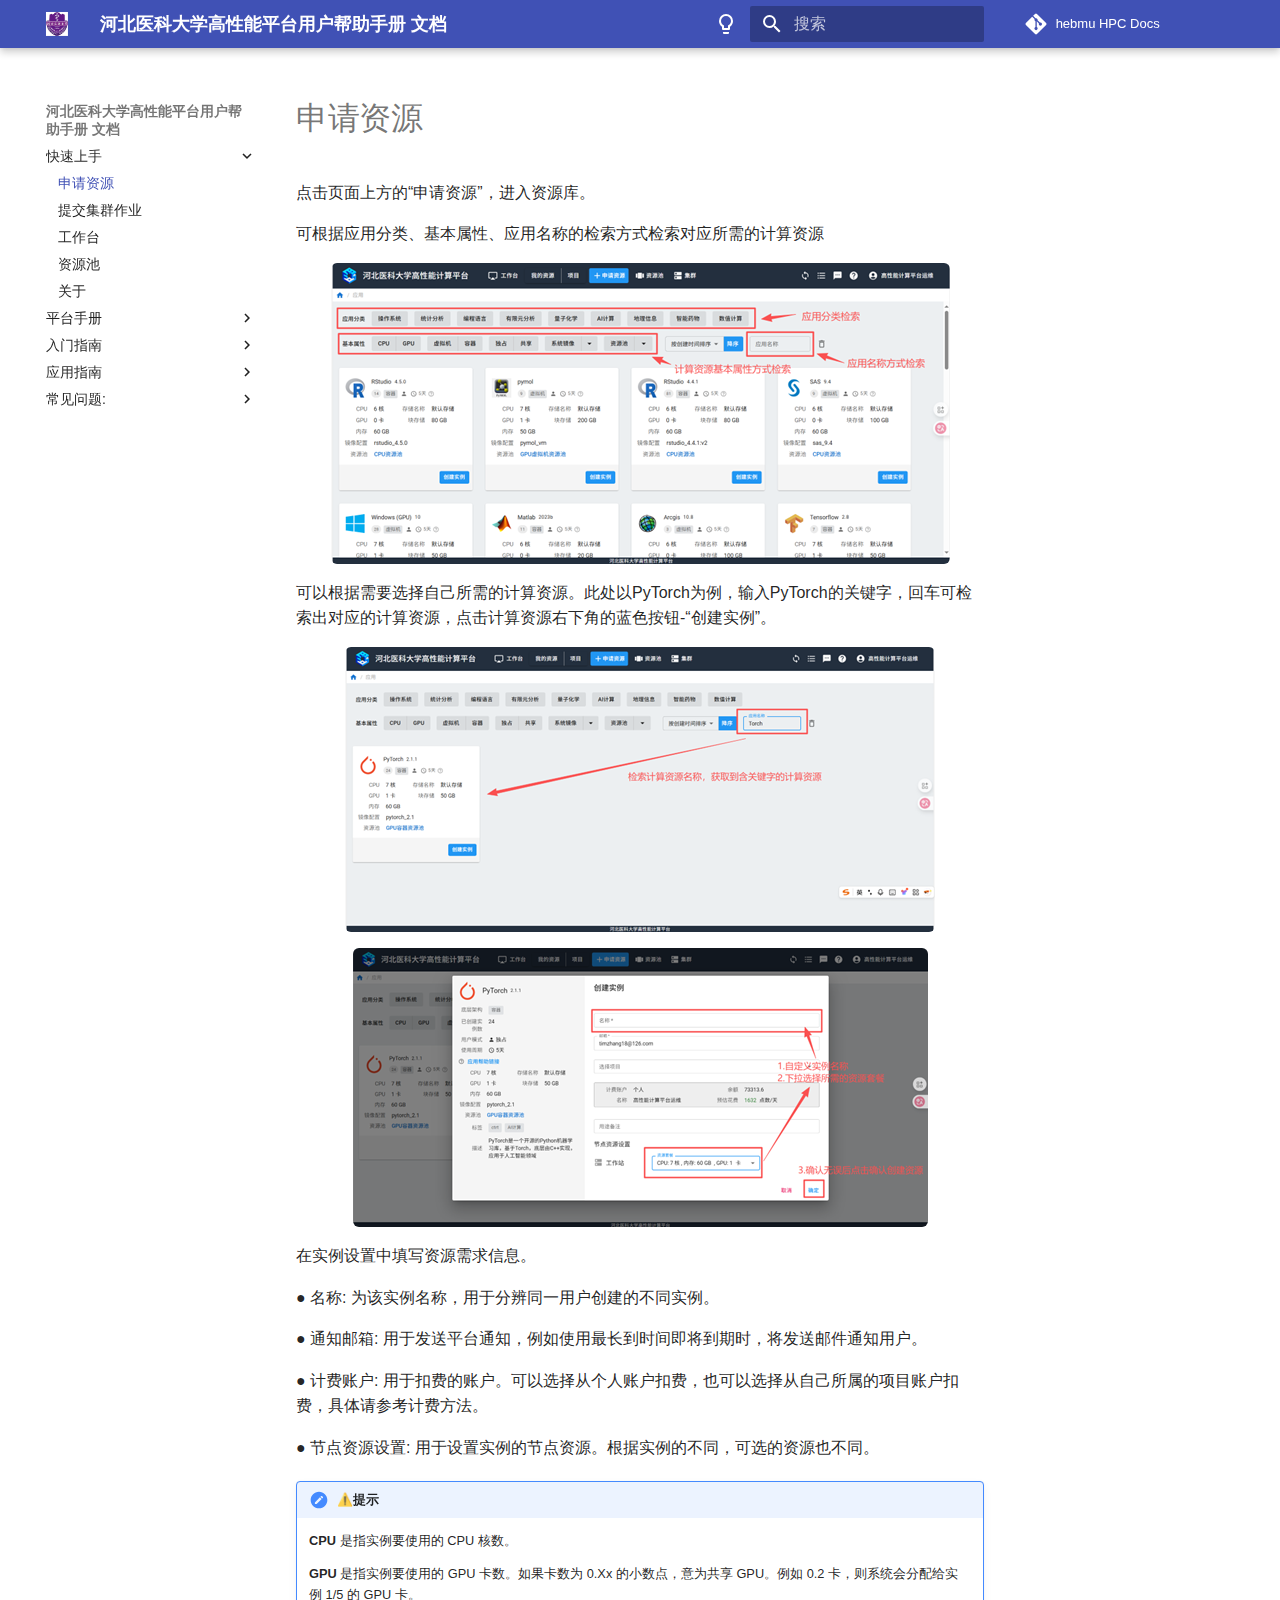
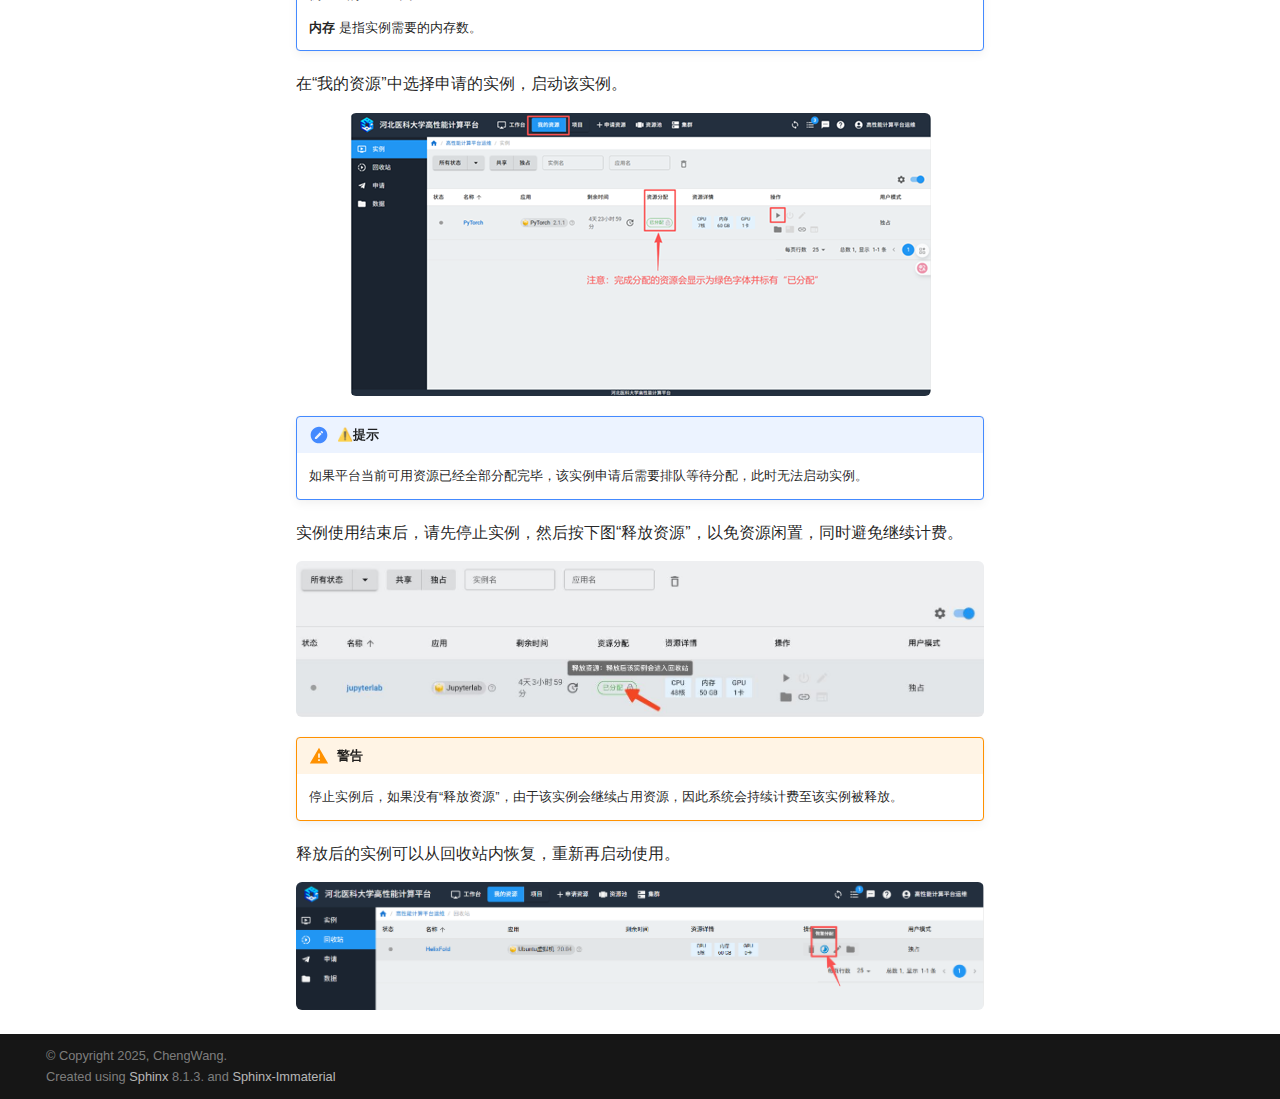
<file: 01-getQuickstart/resourcebuild.html>
<!doctype html>
<html lang="zh" class="no-js">
  <head>
    
      <meta charset="utf-8">
      <meta name="viewport" content="width=device-width,initial-scale=1">
      
      
      
      
        <link rel="prev" href="../index.html">
      
      
        <link rel="next" href="submitjobs.html">
      
      
      <link rel="icon" href="">
    
    
      
        <title>申请资源 - 河北医科大学高性能平台用户帮助手册  文档</title>
      
    
    
      
        
      
      


    
    
      
    
    
      
    
        <link rel="stylesheet" type="text/css" href="../_static/sphinx_immaterial_theme.cf2c65c97ee1b6f01.min.css?v=0a68cab4" />
        <link rel="stylesheet" type="text/css" href="../_static/copybutton.css?v=76b2166b" />
        <link rel="stylesheet" type="text/css" href="../_static/css/medium-zoom.css" />
        <link rel="stylesheet" type="text/css" href="../_static/css/lightbox.css?v=8d5ccc8a" />
        <link rel="stylesheet" type="text/css" href="../_static/css/custom.css?v=022b16a3" />
        <link rel="stylesheet" type="text/css" href="../_static/css/custom_tab.css?v=6245d250" />
        <link rel="stylesheet" type="text/css" href="../_static/css/custom_code_style.css?v=569779d5" />
    <script>__md_scope=new URL("..",location),__md_hash=e=>[...e].reduce(((e,_)=>(e<<5)-e+_.charCodeAt(0)),0),__md_get=(e,_=localStorage,t=__md_scope)=>JSON.parse(_.getItem(t.pathname+"."+e)),__md_set=(e,_,t=localStorage,a=__md_scope)=>{try{t.setItem(a.pathname+"."+e,JSON.stringify(_))}catch(e){}}</script>
    
      
  


  
  

<script id="__analytics">function __md_analytics(){function e(){dataLayer.push(arguments)}window.dataLayer=window.dataLayer||[],e("js",new Date),e("config","G-VGHWLGCC9B"),document.addEventListener("DOMContentLoaded",(function(){document.forms.search&&document.forms.search.query.addEventListener("blur",(function(){this.value&&e("event","search",{search_term:this.value})}));document$.subscribe((function(){var t=document.forms.feedback;if(void 0!==t)for(var a of t.querySelectorAll("[type=submit]"))a.addEventListener("click",(function(a){a.preventDefault();var n=document.location.pathname,d=this.getAttribute("data-md-value");e("event","feedback",{page:n,data:d}),t.firstElementChild.disabled=!0;var r=t.querySelector(".md-feedback__note [data-md-value='"+d+"']");r&&(r.hidden=!1)})),t.hidden=!1})),location$.subscribe((function(t){e("config","G-VGHWLGCC9B",{page_path:t.pathname})}))}));var t=document.createElement("script");t.async=!0,t.src="https://www.googletagmanager.com/gtag/js?id=G-VGHWLGCC9B",document.getElementById("__analytics").insertAdjacentElement("afterEnd",t)}</script>
  
    <script>"undefined"!=typeof __md_analytics&&__md_analytics()</script>
  

    
    
    
  </head>
  
  
    
    
      
    
    
    
    
    <body dir="ltr" data-md-color-scheme="default" data-md-color-primary="indigo" data-md-color-accent="indigo">
  
    
    <input class="md-toggle" data-md-toggle="drawer" type="checkbox" id="__drawer" autocomplete="off">
    <input class="md-toggle" data-md-toggle="search" type="checkbox" id="__search" autocomplete="off">
    <label class="md-overlay" for="__drawer"></label>
    <div data-md-component="skip">
      
    </div>
    <div data-md-component="announce">
      
    </div>
    
    
      

  

<header class="md-header md-header--shadow" data-md-component="header">
  <nav class="md-header__inner md-grid" aria-label="页眉">
    <a href="../index.html" title="河北医科大学高性能平台用户帮助手册  文档" class="md-header__button md-logo" aria-label="河北医科大学高性能平台用户帮助手册  文档" data-md-component="logo">
      <img src="../_static/logo.png" alt="logo">
    </a>
    <label class="md-header__button md-icon" for="__drawer">
      
      <svg xmlns="http://www.w3.org/2000/svg" viewBox="0 0 24 24"><path d="M3 6h18v2H3zm0 5h18v2H3zm0 5h18v2H3z"/></svg>
    </label>
    <div class="md-header__title" data-md-component="header-title">
      <div class="md-header__ellipsis">
        <div class="md-header__topic">
          <span class="md-ellipsis">
            河北医科大学高性能平台用户帮助手册  文档
          </span>
        </div>
        <div class="md-header__topic" data-md-component="header-topic">
          <span class="md-ellipsis">
            
              申请资源
            
          </span>
        </div>
      </div>
    </div>
    
      
        <form class="md-header__option" data-md-component="palette">
  
    
    
    
    <input class="md-option" data-md-color-media="(prefers-color-scheme: light)" data-md-color-scheme="default" data-md-color-primary="indigo" data-md-color-accent="indigo"  aria-label="Switch to dark mode"  type="radio" name="__palette" id="__palette_0">
    
      <label class="md-header__button md-icon" title="Switch to dark mode" for="__palette_1" hidden>
        <svg xmlns="http://www.w3.org/2000/svg" viewBox="0 0 24 24"><path d="M12 2a7 7 0 0 1 7 7c0 2.38-1.19 4.47-3 5.74V17a1 1 0 0 1-1 1H9a1 1 0 0 1-1-1v-2.26C6.19 13.47 5 11.38 5 9a7 7 0 0 1 7-7M9 21v-1h6v1a1 1 0 0 1-1 1h-4a1 1 0 0 1-1-1m3-17a5 5 0 0 0-5 5c0 2.05 1.23 3.81 3 4.58V16h4v-2.42c1.77-.77 3-2.53 3-4.58a5 5 0 0 0-5-5"/></svg>
      </label>
    
  
    
    
    
    <input class="md-option" data-md-color-media="(prefers-color-scheme: dark)" data-md-color-scheme="slate" data-md-color-primary="indigo" data-md-color-accent="indigo"  aria-label="Switch to light mode"  type="radio" name="__palette" id="__palette_1">
    
      <label class="md-header__button md-icon" title="Switch to light mode" for="__palette_0" hidden>
        <svg xmlns="http://www.w3.org/2000/svg" viewBox="0 0 24 24"><path d="M12 2a7 7 0 0 0-7 7c0 2.38 1.19 4.47 3 5.74V17a1 1 0 0 0 1 1h6a1 1 0 0 0 1-1v-2.26c1.81-1.27 3-3.36 3-5.74a7 7 0 0 0-7-7M9 21a1 1 0 0 0 1 1h4a1 1 0 0 0 1-1v-1H9z"/></svg>
      </label>
    
  
</form>
      
    
    
      <script>var palette=__md_get("__palette");if(palette&&palette.color){if("(prefers-color-scheme)"===palette.color.media){var media=matchMedia("(prefers-color-scheme: light)"),input=document.querySelector(media.matches?"[data-md-color-media='(prefers-color-scheme: light)']":"[data-md-color-media='(prefers-color-scheme: dark)']");palette.color.media=input.getAttribute("data-md-color-media"),palette.color.scheme=input.getAttribute("data-md-color-scheme"),palette.color.primary=input.getAttribute("data-md-color-primary"),palette.color.accent=input.getAttribute("data-md-color-accent")}for(var[key,value]of Object.entries(palette.color))document.body.setAttribute("data-md-color-"+key,value)}</script>
    
    
    
      <label class="md-header__button md-icon" for="__search">
        
        <svg xmlns="http://www.w3.org/2000/svg" viewBox="0 0 24 24"><path d="M9.5 3A6.5 6.5 0 0 1 16 9.5c0 1.61-.59 3.09-1.56 4.23l.27.27h.79l5 5-1.5 1.5-5-5v-.79l-.27-.27A6.52 6.52 0 0 1 9.5 16 6.5 6.5 0 0 1 3 9.5 6.5 6.5 0 0 1 9.5 3m0 2C7 5 5 7 5 9.5S7 14 9.5 14 14 12 14 9.5 12 5 9.5 5"/></svg>
      </label>
      <div class="md-search" data-md-component="search" role="dialog">
  <label class="md-search__overlay" for="__search"></label>
  <div class="md-search__inner" role="search">
    <form class="md-search__form" name="search">
      <input type="text" class="md-search__input" name="query" aria-label="搜索" placeholder="搜索" autocapitalize="off" autocorrect="off" autocomplete="off" spellcheck="false" data-md-component="search-query" required>
      <label class="md-search__icon md-icon" for="__search">
        
        <svg xmlns="http://www.w3.org/2000/svg" viewBox="0 0 24 24"><path d="M9.5 3A6.5 6.5 0 0 1 16 9.5c0 1.61-.59 3.09-1.56 4.23l.27.27h.79l5 5-1.5 1.5-5-5v-.79l-.27-.27A6.52 6.52 0 0 1 9.5 16 6.5 6.5 0 0 1 3 9.5 6.5 6.5 0 0 1 9.5 3m0 2C7 5 5 7 5 9.5S7 14 9.5 14 14 12 14 9.5 12 5 9.5 5"/></svg>
        
        <svg xmlns="http://www.w3.org/2000/svg" viewBox="0 0 24 24"><path d="M20 11v2H8l5.5 5.5-1.42 1.42L4.16 12l7.92-7.92L13.5 5.5 8 11z"/></svg>
      </label>
      <nav class="md-search__options" aria-label="查找">
        
        <button type="reset" class="md-search__icon md-icon" title="清空当前内容" aria-label="清空当前内容" tabindex="-1">
          
          <svg xmlns="http://www.w3.org/2000/svg" viewBox="0 0 24 24"><path d="M19 6.41 17.59 5 12 10.59 6.41 5 5 6.41 10.59 12 5 17.59 6.41 19 12 13.41 17.59 19 19 17.59 13.41 12z"/></svg>
        </button>
      </nav>
      
    </form>
    <div class="md-search__output">
      <div class="md-search__scrollwrap" tabindex="0" data-md-scrollfix>
        <div class="md-search-result" data-md-component="search-result">
          <div class="md-search-result__meta">
            正在初始化搜索引擎
          </div>
          <ol class="md-search-result__list" role="presentation"></ol>
        </div>
      </div>
    </div>
  </div>
</div>
    
    
      <div class="md-header__source">
        <a href="https://chengwang97.github.io/docs.hpc.msdc.hebmu.edu/" title="前往仓库" class="md-source" data-md-component="source">
  <div class="md-source__icon md-icon">
    
    <svg xmlns="http://www.w3.org/2000/svg" viewBox="0 0 448 512"><!--! Font Awesome Free 6.7.2 by @fontawesome - https://fontawesome.com License - https://fontawesome.com/license/free (Icons: CC BY 4.0, Fonts: SIL OFL 1.1, Code: MIT License) Copyright 2024 Fonticons, Inc.--><path d="M439.55 236.05 244 40.45a28.87 28.87 0 0 0-40.81 0l-40.66 40.63 51.52 51.52c27.06-9.14 52.68 16.77 43.39 43.68l49.66 49.66c34.23-11.8 61.18 31 35.47 56.69-26.49 26.49-70.21-2.87-56-37.34L240.22 199v121.85c25.3 12.54 22.26 41.85 9.08 55a34.34 34.34 0 0 1-48.55 0c-17.57-17.6-11.07-46.91 11.25-56v-123c-20.8-8.51-24.6-30.74-18.64-45L142.57 101 8.45 235.14a28.86 28.86 0 0 0 0 40.81l195.61 195.6a28.86 28.86 0 0 0 40.8 0l194.69-194.69a28.86 28.86 0 0 0 0-40.81"/></svg>
  </div>
  <div class="md-source__repository">
    hebmu HPC Docs
  </div>
</a>
      </div>
    
  </nav>
  
</header>
    
    <div class="md-container" data-md-component="container">
      
      
      
      
        
          
        
      
      <main class="md-main" data-md-component="main">
        <div class="md-main__inner md-grid">
          
            
              
              <div class="md-sidebar md-sidebar--primary" data-md-component="sidebar" data-md-type="navigation" >
                <div class="md-sidebar__scrollwrap">
                  <div class="md-sidebar__inner">
                    



<nav class="md-nav md-nav--primary" aria-label="导航栏" data-md-level="0">
  <label class="md-nav__title" for="__drawer">
    <a href="../index.html" title="河北医科大学高性能平台用户帮助手册  文档" class="md-nav__button md-logo" aria-label="河北医科大学高性能平台用户帮助手册  文档" data-md-component="logo">
      <img src="../_static/logo.png" alt="logo">
    </a>
    河北医科大学高性能平台用户帮助手册  文档
  </label>
  
    <div class="md-nav__source">
      <a href="https://chengwang97.github.io/docs.hpc.msdc.hebmu.edu/" title="前往仓库" class="md-source" data-md-component="source">
  <div class="md-source__icon md-icon">
    
    <svg xmlns="http://www.w3.org/2000/svg" viewBox="0 0 448 512"><!--! Font Awesome Free 6.7.2 by @fontawesome - https://fontawesome.com License - https://fontawesome.com/license/free (Icons: CC BY 4.0, Fonts: SIL OFL 1.1, Code: MIT License) Copyright 2024 Fonticons, Inc.--><path d="M439.55 236.05 244 40.45a28.87 28.87 0 0 0-40.81 0l-40.66 40.63 51.52 51.52c27.06-9.14 52.68 16.77 43.39 43.68l49.66 49.66c34.23-11.8 61.18 31 35.47 56.69-26.49 26.49-70.21-2.87-56-37.34L240.22 199v121.85c25.3 12.54 22.26 41.85 9.08 55a34.34 34.34 0 0 1-48.55 0c-17.57-17.6-11.07-46.91 11.25-56v-123c-20.8-8.51-24.6-30.74-18.64-45L142.57 101 8.45 235.14a28.86 28.86 0 0 0 0 40.81l195.61 195.6a28.86 28.86 0 0 0 40.8 0l194.69-194.69a28.86 28.86 0 0 0 0-40.81"/></svg>
  </div>
  <div class="md-source__repository">
    hebmu HPC Docs
  </div>
</a>
    </div>
  
  <ul class="md-nav__list" data-md-scrollfix>
    
      
      
  
  
    
  
  
  
    
    
    
    <li class="md-nav__item md-nav__item--active md-nav__item--nested">
      
        
        
        <input class="md-nav__toggle md-toggle " type="checkbox" id="__nav_1" checked>
        
          
          <label class="md-nav__link" for="__nav_1" id="__nav_1_label" tabindex="0">
            
  
  
  <span class="md-ellipsis">
    <span>快速上手</span>
    
  </span>
  

            <span class="md-nav__icon md-icon"></span>
          </label>
        
        <nav class="md-nav" data-md-level="1" aria-labelledby="__nav_1_label" aria-expanded="true">
          <label class="md-nav__title" for="__nav_1">
            <span class="md-nav__icon md-icon"></span>
            <span>快速上手</span>
          </label>
          <ul class="md-nav__list" data-md-scrollfix>
            
              
                
  
  
    
  
    
  
  
  
    <li class="md-nav__item md-nav__item--active">
      
      
      <input class="md-nav__toggle md-toggle" type="checkbox" id="__toc">
      
      <a href="#" class="md-nav__link md-nav__link--active">
        
  
  
  <span class="md-ellipsis">
    <span>申请资源</span>
    
  </span>
  

      </a>
      
    </li>
  

              
            
              
                
  
  
  
  
  
    <li class="md-nav__item">
      <a href="submitjobs.html" class="md-nav__link">
        
  
  
  <span class="md-ellipsis">
    <span>提交集群作业</span>
    
  </span>
  

      </a>
    </li>
  

              
            
              
                
  
  
  
  
  
    <li class="md-nav__item">
      <a href="dashboard.html" class="md-nav__link">
        
  
  
  <span class="md-ellipsis">
    <span>工作台</span>
    
  </span>
  

      </a>
    </li>
  

              
            
              
                
  
  
  
  
  
    <li class="md-nav__item">
      <a href="pool.html" class="md-nav__link">
        
  
  
  <span class="md-ellipsis">
    <span>资源池</span>
    
  </span>
  

      </a>
    </li>
  

              
            
              
                
  
  
  
  
  
    <li class="md-nav__item">
      <a href="../about.html" class="md-nav__link">
        
  
  
  <span class="md-ellipsis">
    <span>关于</span>
    
  </span>
  

      </a>
    </li>
  

              
            
          </ul>
        </nav>
      
    </li>
  
  

    
      
      
  
  
  
  
    
    
    
    <li class="md-nav__item md-nav__item--nested">
      
        
        
        <input class="md-nav__toggle md-toggle " type="checkbox" id="__nav_2" >
        
          
          <label class="md-nav__link" for="__nav_2" id="__nav_2_label" tabindex="0">
            
  
  
  <span class="md-ellipsis">
    <span>平台手册</span>
    
  </span>
  

            <span class="md-nav__icon md-icon"></span>
          </label>
        
        <nav class="md-nav" data-md-level="1" aria-labelledby="__nav_2_label" aria-expanded="false">
          <label class="md-nav__title" for="__nav_2">
            <span class="md-nav__icon md-icon"></span>
            <span>平台手册</span>
          </label>
          <ul class="md-nav__list" data-md-scrollfix>
            
              
                
  
  
  
  
  
    <li class="md-nav__item">
      <a href="../02-platformmanual/userManual.html" class="md-nav__link">
        
  
  
  <span class="md-ellipsis">
    <span>用户手册</span>
    
  </span>
  

      </a>
    </li>
  

              
            
              
                
  
  
  
  
  
    <li class="md-nav__item">
      <a href="../02-platformmanual/fileTransfer.html" class="md-nav__link">
        
  
  
  <span class="md-ellipsis">
    <span>文件传输</span>
    
  </span>
  

      </a>
    </li>
  

              
            
              
                
  
  
  
  
  
    <li class="md-nav__item">
      <a href="../02-platformmanual/userInstance.html" class="md-nav__link">
        
  
  
  <span class="md-ellipsis">
    <span>用户实例</span>
    
  </span>
  

      </a>
    </li>
  

              
            
              
                
  
  
  
  
  
    <li class="md-nav__item">
      <a href="../02-platformmanual/clusterLogin.html" class="md-nav__link">
        
  
  
  <span class="md-ellipsis">
    <span>集群登录</span>
    
  </span>
  

      </a>
    </li>
  

              
            
              
                
  
  
  
  
  
    <li class="md-nav__item">
      <a href="../02-platformmanual/jobSystem.html" class="md-nav__link">
        
  
  
  <span class="md-ellipsis">
    <span>作业系统</span>
    
  </span>
  

      </a>
    </li>
  

              
            
              
                
  
  
  
  
  
    <li class="md-nav__item">
      <a href="../02-platformmanual/projectSharing.html" class="md-nav__link">
        
  
  
  <span class="md-ellipsis">
    <span>项目共享</span>
    
  </span>
  

      </a>
    </li>
  

              
            
              
                
  
  
  
  
  
    <li class="md-nav__item">
      <a href="../02-platformmanual/billingStatistics.html" class="md-nav__link">
        
  
  
  <span class="md-ellipsis">
    <span>计费统计</span>
    
  </span>
  

      </a>
    </li>
  

              
            
          </ul>
        </nav>
      
    </li>
  
  

    
      
      
  
  
  
  
    
    
    
    <li class="md-nav__item md-nav__item--nested">
      
        
        
        <input class="md-nav__toggle md-toggle " type="checkbox" id="__nav_3" >
        
          
          <label class="md-nav__link" for="__nav_3" id="__nav_3_label" tabindex="0">
            
  
  
  <span class="md-ellipsis">
    <span>入门指南</span>
    
  </span>
  

            <span class="md-nav__icon md-icon"></span>
          </label>
        
        <nav class="md-nav" data-md-level="1" aria-labelledby="__nav_3_label" aria-expanded="false">
          <label class="md-nav__title" for="__nav_3">
            <span class="md-nav__icon md-icon"></span>
            <span>入门指南</span>
          </label>
          <ul class="md-nav__list" data-md-scrollfix>
            
              
                
  
  
  
  
  
    <li class="md-nav__item">
      <a href="../03-startGuide/Linux.html" class="md-nav__link">
        
  
  
  <span class="md-ellipsis">
    <span>Linux基本操作</span>
    
  </span>
  

      </a>
    </li>
  

              
            
              
                
  
  
  
  
  
    <li class="md-nav__item">
      <a href="../03-startGuide/Conda.html" class="md-nav__link">
        
  
  
  <span class="md-ellipsis">
    <span>Conda</span>
    
  </span>
  

      </a>
    </li>
  

              
            
              
                
  
  
  
  
  
    <li class="md-nav__item">
      <a href="../03-startGuide/Spack.html" class="md-nav__link">
        
  
  
  <span class="md-ellipsis">
    <span>Spack</span>
    
  </span>
  

      </a>
    </li>
  

              
            
              
                
  
  
  
  
  
    <li class="md-nav__item">
      <a href="../03-startGuide/Tmux.html" class="md-nav__link">
        
  
  
  <span class="md-ellipsis">
    <span>Tmux</span>
    
  </span>
  

      </a>
    </li>
  

              
            
          </ul>
        </nav>
      
    </li>
  
  

    
      
      
  
  
  
  
    
    
    
    <li class="md-nav__item md-nav__item--nested">
      
        
        
        <input class="md-nav__toggle md-toggle " type="checkbox" id="__nav_4" >
        
          
          <label class="md-nav__link" for="__nav_4" id="__nav_4_label" tabindex="0">
            
  
  
  <span class="md-ellipsis">
    <span>应用指南</span>
    
  </span>
  

            <span class="md-nav__icon md-icon"></span>
          </label>
        
        <nav class="md-nav" data-md-level="1" aria-labelledby="__nav_4_label" aria-expanded="false">
          <label class="md-nav__title" for="__nav_4">
            <span class="md-nav__icon md-icon"></span>
            <span>应用指南</span>
          </label>
          <ul class="md-nav__list" data-md-scrollfix>
            
              
                
  
  
  
  
  
    <li class="md-nav__item">
      <a href="../04-application/Ubuntu.html" class="md-nav__link">
        
  
  
  <span class="md-ellipsis">
    <span>Ubuntu</span>
    
  </span>
  

      </a>
    </li>
  

              
            
          </ul>
        </nav>
      
    </li>
  
  

    
      
      
  
  
  
  
    
    
    
    <li class="md-nav__item md-nav__item--nested">
      
        
        
        <input class="md-nav__toggle md-toggle " type="checkbox" id="__nav_5" >
        
          
          <label class="md-nav__link" for="__nav_5" id="__nav_5_label" tabindex="0">
            
  
  
  <span class="md-ellipsis">
    <span>常见问题:<wbr></span>
    
  </span>
  

            <span class="md-nav__icon md-icon"></span>
          </label>
        
        <nav class="md-nav" data-md-level="1" aria-labelledby="__nav_5_label" aria-expanded="false">
          <label class="md-nav__title" for="__nav_5">
            <span class="md-nav__icon md-icon"></span>
            <span>常见问题:<wbr></span>
          </label>
          <ul class="md-nav__list" data-md-scrollfix>
            
              
                
  
  
  
  
  
    <li class="md-nav__item">
      <a href="../05-faq/moe.html" class="md-nav__link">
        
  
  
  <span class="md-ellipsis">
    <span>moe</span>
    
  </span>
  

      </a>
    </li>
  

              
            
          </ul>
        </nav>
      
    </li>
  
  

    
  </ul>
</nav>
                  </div>
                </div>
              </div>
            
            
              
              <div class="md-sidebar md-sidebar--secondary" data-md-component="sidebar" data-md-type="toc" >
                <div class="md-sidebar__scrollwrap">
                  <div class="md-sidebar__inner">
                    

<nav class="md-nav md-nav--secondary">
  
  
  
</nav>
                  </div>
                </div>
              </div>
            
          
          
            <div class="md-content" data-md-component="content">
              <article class="md-content__inner md-typeset" role="main">
                
                
                  


<h1 id="id1">申请资源<a class="headerlink" href="#id1" title="Link to this heading">¶</a></h1>
<p>点击页面上方的“申请资源”，进入资源库。</p>
<p>可根据应用分类、基本属性、应用名称的检索方式检索对应所需的计算资源</p>
<figure class="align-default">
<a class="zoomable reference internal image-reference" href="../_images/resourcebuild_2.png"><img alt="创建实例页面" class="zoomable" src="../_images/resourcebuild_2.png" style="width: 100%;" />
</a>
</figure>
<p>可以根据需要选择自己所需的计算资源。此处以PyTorch为例，输入PyTorch的关键字，回车可检索出对应的计算资源，点击计算资源右下角的蓝色按钮-“创建实例”。</p>
<figure class="align-default">
<a class="zoomable reference internal image-reference" href="../_images/resourcebuild_3.png"><img alt="实例设置页面" class="zoomable" src="../_images/resourcebuild_3.png" style="width: 100%;" />
</a>
</figure>
<figure class="align-default">
<a class="zoomable reference internal image-reference" href="../_images/resourcebuild_4.png"><img alt="实例启动页面" class="zoomable" src="../_images/resourcebuild_4.png" style="width: 100%;" />
</a>
</figure>
<p>在实例设置中填写资源需求信息。</p>
<p>●       名称: 为该实例名称，用于分辨同一用户创建的不同实例。</p>
<p>●       通知邮箱: 用于发送平台通知，例如使用最长到时间即将到期时，将发送邮件通知用户。</p>
<p>●       计费账户: 用于扣费的账户。可以选择从个人账户扣费，也可以选择从自己所属的项目账户扣费，具体请参考计费方法。</p>
<p>●       节点资源设置: 用于设置实例的节点资源。根据实例的不同，可选的资源也不同。</p>
<div class="admonition">
<p class="admonition-title">⚠️提示</p>
<p><strong>CPU</strong> 是指实例要使用的 CPU 核数。</p>
<p><strong>GPU</strong> 是指实例要使用的 GPU 卡数。如果卡数为 0.Xx 的小数点，意为共享 GPU。例如 0.2 卡，则系统会分配给实例 1/5 的 GPU 卡。</p>
<p><strong>内存</strong> 是指实例需要的内存数。</p>
</div>
<p>在“我的资源”中选择申请的实例，启动该实例。</p>
<figure class="align-default">
<a class="zoomable reference internal image-reference" href="../_images/resourcebuild_5.png"><img alt="实例启动页面" class="zoomable" src="../_images/resourcebuild_5.png" style="width: 100%;" />
</a>
</figure>
<div class="admonition">
<p class="admonition-title">⚠️提示</p>
<p>如果平台当前可用资源已经全部分配完毕，该实例申请后需要排队等待分配，此时无法启动实例。</p>
</div>
<p>实例使用结束后，请先停止实例，然后按下图“释放资源”，以免资源闲置，同时避免继续计费。</p>
<figure class="align-default">
<a class="zoomable reference internal image-reference" href="../_images/resourcebuild_6.png"><img alt="实例释放页面" class="zoomable" src="../_images/resourcebuild_6.png" style="width: 100%;" />
</a>
</figure>
<div class="warning admonition">
<p class="admonition-title">警告</p>
<p>停止实例后，如果没有“释放资源”，由于该实例会继续占用资源，因此系统会持续计费至该实例被释放。</p>
</div>
<p>释放后的实例可以从回收站内恢复，重新再启动使用。</p>
<figure class="align-default">
<a class="zoomable reference internal image-reference" href="../_images/resourcebuild_7.png"><img alt="实例回收站恢复页面" class="zoomable" src="../_images/resourcebuild_7.png" style="width: 100%;" />
</a>
</figure>







  
  



  




                
              </article>
            </div>
          
          
        </div>
        
      </main>
      
        <footer class="md-footer">
  
  
  
  <div class="md-footer-meta md-typeset">
    
    <div class="md-footer-meta__inner md-grid">
      <div class="md-copyright">
  
    <div class="md-footer-copyright__highlight">
        &#169; Copyright 2025, ChengWang.
        
    </div>
  
    Created using
    <a href="https://www.sphinx-doc.org/" target="_blank" rel="noopener">Sphinx</a>
    8.1.3.
     and
    <a href="https://github.com/jbms/sphinx-immaterial/" target="_blank" rel="noopener">Sphinx-Immaterial</a>
  
</div>
      
    </div>
    
  </div>
</footer>
      
    </div>
    <div class="md-dialog" data-md-component="dialog">
      <div class="md-dialog__inner md-typeset"></div>
    </div>
    
    
    <script id="__config" type="application/json">{"base": "..", "features": ["content.code.copy", "content.code.linenums", "tabbed.content"], "translations": {"clipboard.copied": "\u5df2\u590d\u5236", "clipboard.copy": "\u590d\u5236", "search.result.more.one": "\u5728\u8be5\u9875\u4e0a\u8fd8\u6709 1 \u4e2a\u7b26\u5408\u6761\u4ef6\u7684\u7ed3\u679c", "search.result.more.other": "\u5728\u8be5\u9875\u4e0a\u8fd8\u6709 # \u4e2a\u7b26\u5408\u6761\u4ef6\u7684\u7ed3\u679c", "search.result.none": "\u6ca1\u6709\u627e\u5230\u7b26\u5408\u6761\u4ef6\u7684\u7ed3\u679c", "search.result.one": "\u627e\u5230 1 \u4e2a\u7b26\u5408\u6761\u4ef6\u7684\u7ed3\u679c", "search.result.other": "# \u4e2a\u7b26\u5408\u6761\u4ef6\u7684\u7ed3\u679c", "search.result.placeholder": "\u952e\u5165\u4ee5\u5f00\u59cb\u641c\u7d22", "search.result.term.missing": "\u7f3a\u5c11", "select.version": "\u9009\u62e9\u5f53\u524d\u7248\u672c"}}</script>
    
      
        <script src="../_static/sphinx_immaterial_theme.32136f45f91ae6956.min.js?v=a7a9472a"></script>
        <script src="../_static/clipboard.min.js?v=a7894cd8"></script>
        <script src="../_static/copybutton.js?v=b8bcef97"></script>
        <script src="../_static/js/lightbox.js?v=1c4b3947"></script>
        <script src="../_static/js/external-links.js?v=fb425843"></script>
        <script src="../_static/js/custom_copy.js?v=32293fb7"></script>
    
  </body>
</html>
</file>
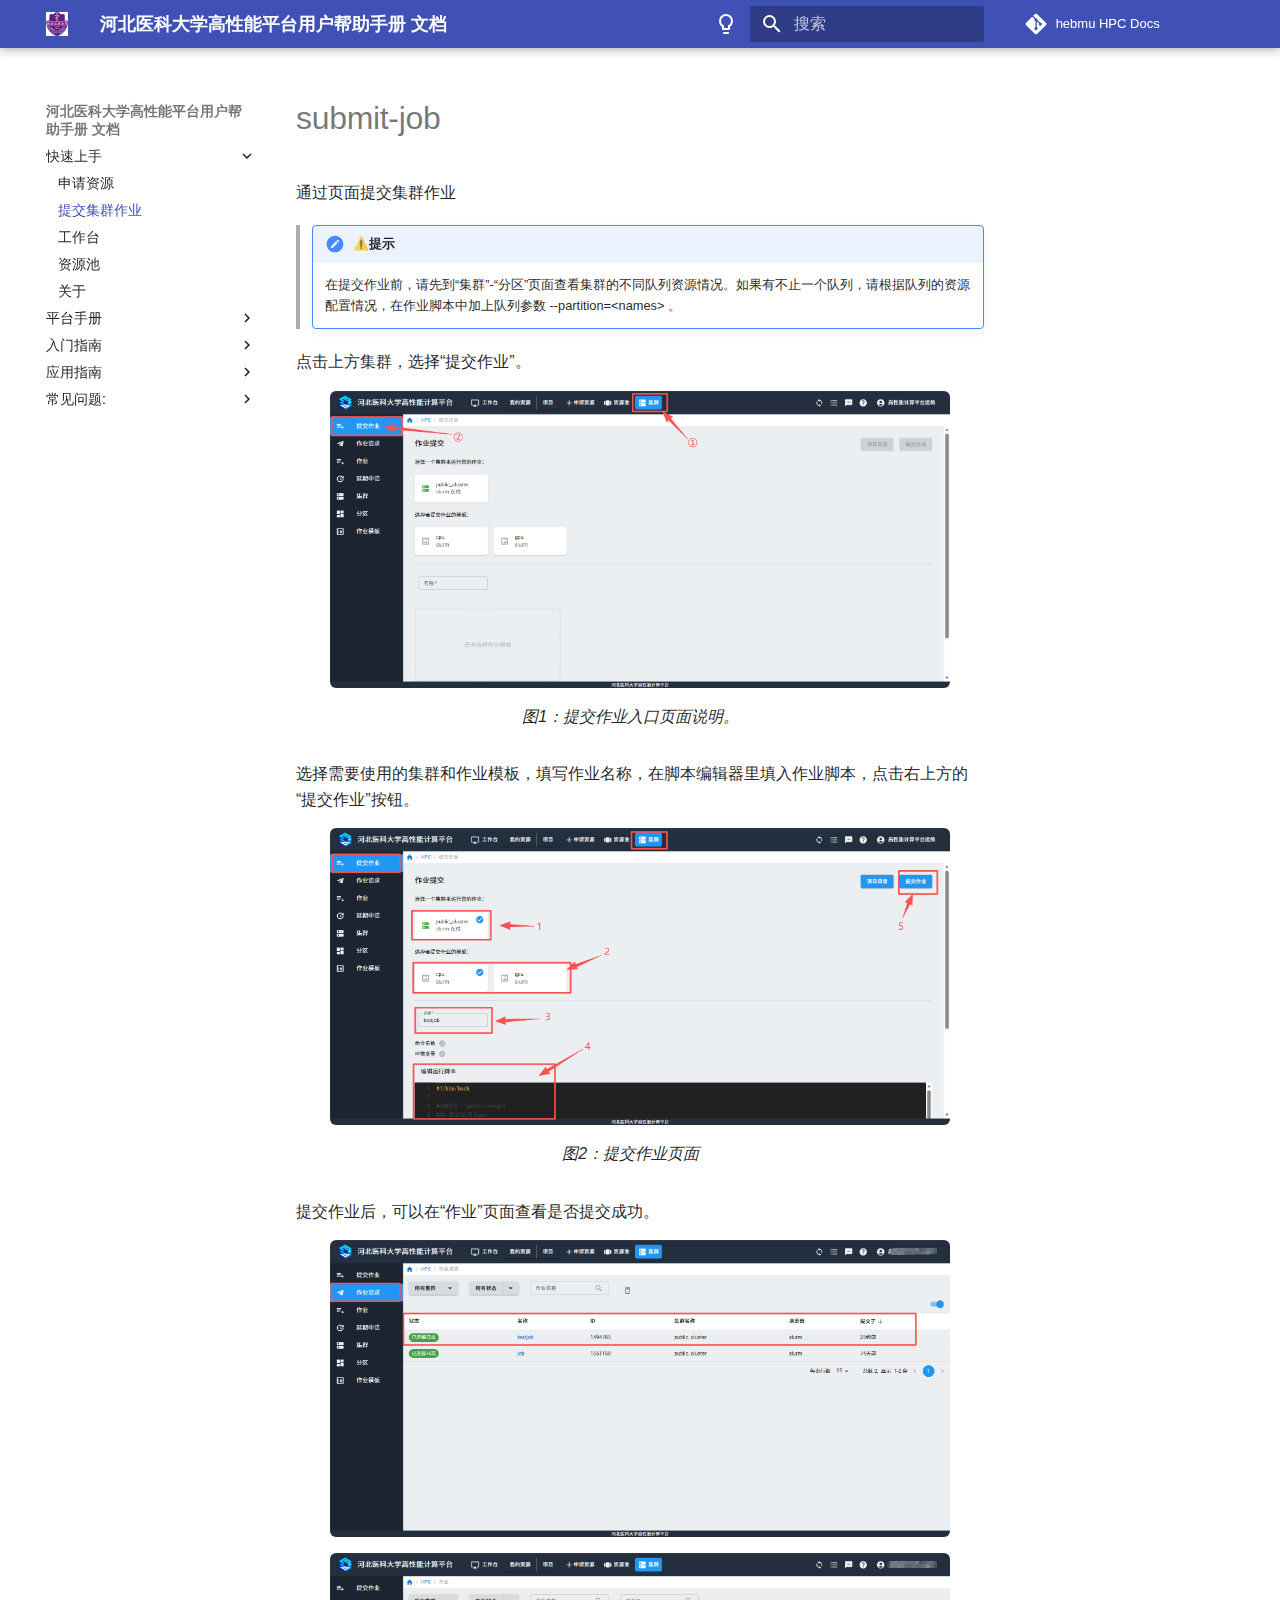
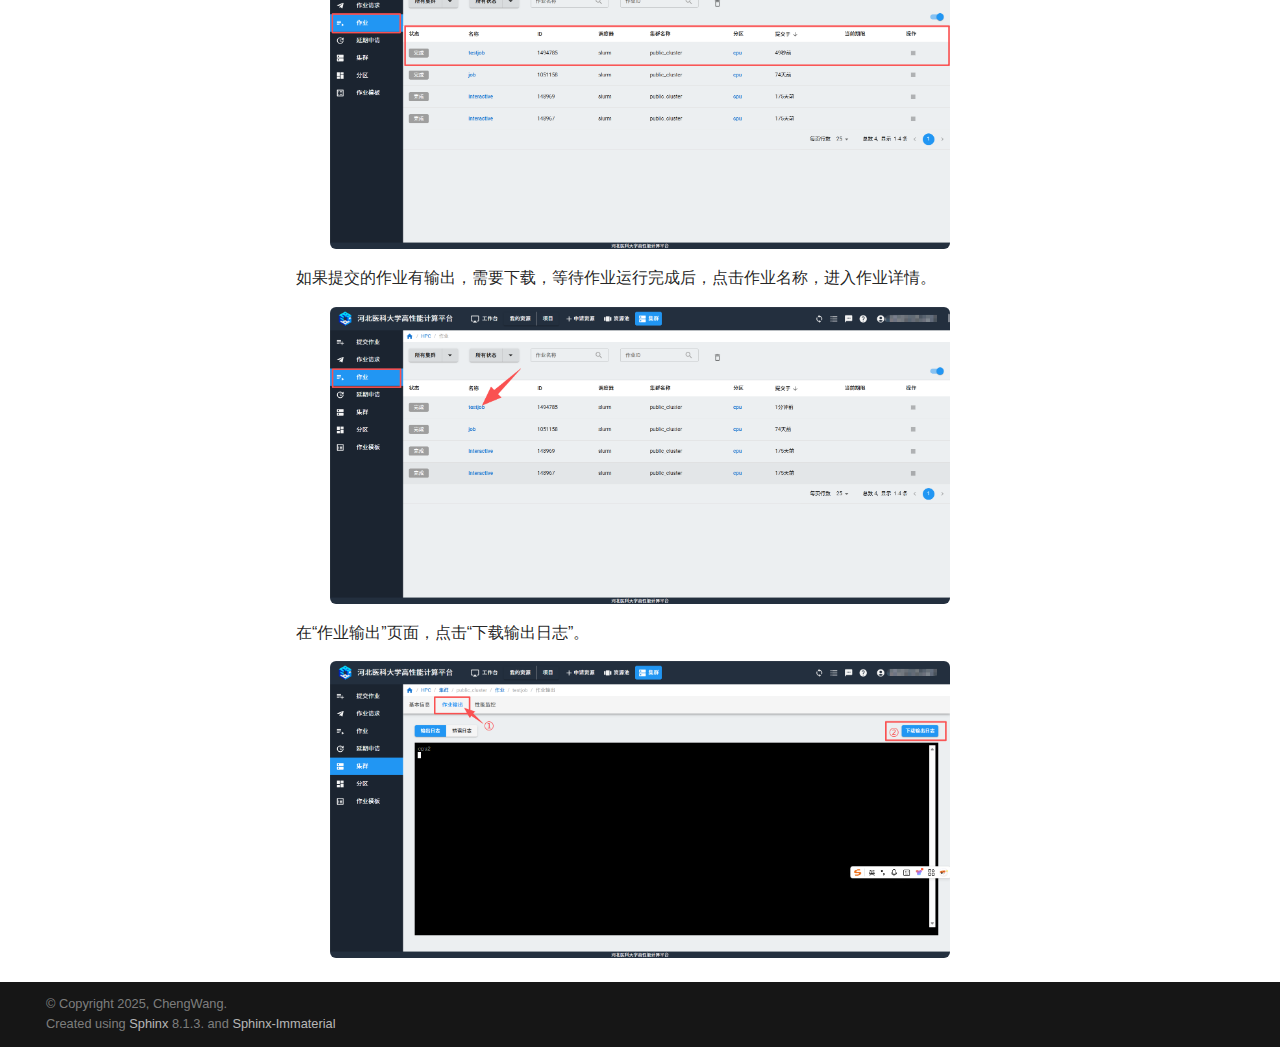
<file: 01-getQuickstart/submitjobs.html>
<!doctype html>
<html lang="zh" class="no-js">
  <head>
    
      <meta charset="utf-8">
      <meta name="viewport" content="width=device-width,initial-scale=1">
      
      
      
      
        <link rel="prev" href="resourcebuild.html">
      
      
        <link rel="next" href="dashboard.html">
      
      
      <link rel="icon" href="">
    
    
      
        <title>submit-job - 河北医科大学高性能平台用户帮助手册  文档</title>
      
    
    
      
        
      
      


    
    
      
    
    
      
    
        <link rel="stylesheet" type="text/css" href="../_static/sphinx_immaterial_theme.cf2c65c97ee1b6f01.min.css?v=0a68cab4" />
        <link rel="stylesheet" type="text/css" href="../_static/copybutton.css?v=76b2166b" />
        <link rel="stylesheet" type="text/css" href="../_static/css/medium-zoom.css" />
        <link rel="stylesheet" type="text/css" href="../_static/css/lightbox.css?v=8d5ccc8a" />
        <link rel="stylesheet" type="text/css" href="../_static/css/custom.css?v=022b16a3" />
        <link rel="stylesheet" type="text/css" href="../_static/css/custom_tab.css?v=6245d250" />
        <link rel="stylesheet" type="text/css" href="../_static/css/custom_code_style.css?v=569779d5" />
    <script>__md_scope=new URL("..",location),__md_hash=e=>[...e].reduce(((e,_)=>(e<<5)-e+_.charCodeAt(0)),0),__md_get=(e,_=localStorage,t=__md_scope)=>JSON.parse(_.getItem(t.pathname+"."+e)),__md_set=(e,_,t=localStorage,a=__md_scope)=>{try{t.setItem(a.pathname+"."+e,JSON.stringify(_))}catch(e){}}</script>
    
      
  


  
  

<script id="__analytics">function __md_analytics(){function e(){dataLayer.push(arguments)}window.dataLayer=window.dataLayer||[],e("js",new Date),e("config","G-VGHWLGCC9B"),document.addEventListener("DOMContentLoaded",(function(){document.forms.search&&document.forms.search.query.addEventListener("blur",(function(){this.value&&e("event","search",{search_term:this.value})}));document$.subscribe((function(){var t=document.forms.feedback;if(void 0!==t)for(var a of t.querySelectorAll("[type=submit]"))a.addEventListener("click",(function(a){a.preventDefault();var n=document.location.pathname,d=this.getAttribute("data-md-value");e("event","feedback",{page:n,data:d}),t.firstElementChild.disabled=!0;var r=t.querySelector(".md-feedback__note [data-md-value='"+d+"']");r&&(r.hidden=!1)})),t.hidden=!1})),location$.subscribe((function(t){e("config","G-VGHWLGCC9B",{page_path:t.pathname})}))}));var t=document.createElement("script");t.async=!0,t.src="https://www.googletagmanager.com/gtag/js?id=G-VGHWLGCC9B",document.getElementById("__analytics").insertAdjacentElement("afterEnd",t)}</script>
  
    <script>"undefined"!=typeof __md_analytics&&__md_analytics()</script>
  

    
    
    
  </head>
  
  
    
    
      
    
    
    
    
    <body dir="ltr" data-md-color-scheme="default" data-md-color-primary="indigo" data-md-color-accent="indigo">
  
    
    <input class="md-toggle" data-md-toggle="drawer" type="checkbox" id="__drawer" autocomplete="off">
    <input class="md-toggle" data-md-toggle="search" type="checkbox" id="__search" autocomplete="off">
    <label class="md-overlay" for="__drawer"></label>
    <div data-md-component="skip">
      
    </div>
    <div data-md-component="announce">
      
    </div>
    
    
      

  

<header class="md-header md-header--shadow" data-md-component="header">
  <nav class="md-header__inner md-grid" aria-label="页眉">
    <a href="../index.html" title="河北医科大学高性能平台用户帮助手册  文档" class="md-header__button md-logo" aria-label="河北医科大学高性能平台用户帮助手册  文档" data-md-component="logo">
      <img src="../_static/logo.png" alt="logo">
    </a>
    <label class="md-header__button md-icon" for="__drawer">
      
      <svg xmlns="http://www.w3.org/2000/svg" viewBox="0 0 24 24"><path d="M3 6h18v2H3zm0 5h18v2H3zm0 5h18v2H3z"/></svg>
    </label>
    <div class="md-header__title" data-md-component="header-title">
      <div class="md-header__ellipsis">
        <div class="md-header__topic">
          <span class="md-ellipsis">
            河北医科大学高性能平台用户帮助手册  文档
          </span>
        </div>
        <div class="md-header__topic" data-md-component="header-topic">
          <span class="md-ellipsis">
            
              submit-job
            
          </span>
        </div>
      </div>
    </div>
    
      
        <form class="md-header__option" data-md-component="palette">
  
    
    
    
    <input class="md-option" data-md-color-media="(prefers-color-scheme: light)" data-md-color-scheme="default" data-md-color-primary="indigo" data-md-color-accent="indigo"  aria-label="Switch to dark mode"  type="radio" name="__palette" id="__palette_0">
    
      <label class="md-header__button md-icon" title="Switch to dark mode" for="__palette_1" hidden>
        <svg xmlns="http://www.w3.org/2000/svg" viewBox="0 0 24 24"><path d="M12 2a7 7 0 0 1 7 7c0 2.38-1.19 4.47-3 5.74V17a1 1 0 0 1-1 1H9a1 1 0 0 1-1-1v-2.26C6.19 13.47 5 11.38 5 9a7 7 0 0 1 7-7M9 21v-1h6v1a1 1 0 0 1-1 1h-4a1 1 0 0 1-1-1m3-17a5 5 0 0 0-5 5c0 2.05 1.23 3.81 3 4.58V16h4v-2.42c1.77-.77 3-2.53 3-4.58a5 5 0 0 0-5-5"/></svg>
      </label>
    
  
    
    
    
    <input class="md-option" data-md-color-media="(prefers-color-scheme: dark)" data-md-color-scheme="slate" data-md-color-primary="indigo" data-md-color-accent="indigo"  aria-label="Switch to light mode"  type="radio" name="__palette" id="__palette_1">
    
      <label class="md-header__button md-icon" title="Switch to light mode" for="__palette_0" hidden>
        <svg xmlns="http://www.w3.org/2000/svg" viewBox="0 0 24 24"><path d="M12 2a7 7 0 0 0-7 7c0 2.38 1.19 4.47 3 5.74V17a1 1 0 0 0 1 1h6a1 1 0 0 0 1-1v-2.26c1.81-1.27 3-3.36 3-5.74a7 7 0 0 0-7-7M9 21a1 1 0 0 0 1 1h4a1 1 0 0 0 1-1v-1H9z"/></svg>
      </label>
    
  
</form>
      
    
    
      <script>var palette=__md_get("__palette");if(palette&&palette.color){if("(prefers-color-scheme)"===palette.color.media){var media=matchMedia("(prefers-color-scheme: light)"),input=document.querySelector(media.matches?"[data-md-color-media='(prefers-color-scheme: light)']":"[data-md-color-media='(prefers-color-scheme: dark)']");palette.color.media=input.getAttribute("data-md-color-media"),palette.color.scheme=input.getAttribute("data-md-color-scheme"),palette.color.primary=input.getAttribute("data-md-color-primary"),palette.color.accent=input.getAttribute("data-md-color-accent")}for(var[key,value]of Object.entries(palette.color))document.body.setAttribute("data-md-color-"+key,value)}</script>
    
    
    
      <label class="md-header__button md-icon" for="__search">
        
        <svg xmlns="http://www.w3.org/2000/svg" viewBox="0 0 24 24"><path d="M9.5 3A6.5 6.5 0 0 1 16 9.5c0 1.61-.59 3.09-1.56 4.23l.27.27h.79l5 5-1.5 1.5-5-5v-.79l-.27-.27A6.52 6.52 0 0 1 9.5 16 6.5 6.5 0 0 1 3 9.5 6.5 6.5 0 0 1 9.5 3m0 2C7 5 5 7 5 9.5S7 14 9.5 14 14 12 14 9.5 12 5 9.5 5"/></svg>
      </label>
      <div class="md-search" data-md-component="search" role="dialog">
  <label class="md-search__overlay" for="__search"></label>
  <div class="md-search__inner" role="search">
    <form class="md-search__form" name="search">
      <input type="text" class="md-search__input" name="query" aria-label="搜索" placeholder="搜索" autocapitalize="off" autocorrect="off" autocomplete="off" spellcheck="false" data-md-component="search-query" required>
      <label class="md-search__icon md-icon" for="__search">
        
        <svg xmlns="http://www.w3.org/2000/svg" viewBox="0 0 24 24"><path d="M9.5 3A6.5 6.5 0 0 1 16 9.5c0 1.61-.59 3.09-1.56 4.23l.27.27h.79l5 5-1.5 1.5-5-5v-.79l-.27-.27A6.52 6.52 0 0 1 9.5 16 6.5 6.5 0 0 1 3 9.5 6.5 6.5 0 0 1 9.5 3m0 2C7 5 5 7 5 9.5S7 14 9.5 14 14 12 14 9.5 12 5 9.5 5"/></svg>
        
        <svg xmlns="http://www.w3.org/2000/svg" viewBox="0 0 24 24"><path d="M20 11v2H8l5.5 5.5-1.42 1.42L4.16 12l7.92-7.92L13.5 5.5 8 11z"/></svg>
      </label>
      <nav class="md-search__options" aria-label="查找">
        
        <button type="reset" class="md-search__icon md-icon" title="清空当前内容" aria-label="清空当前内容" tabindex="-1">
          
          <svg xmlns="http://www.w3.org/2000/svg" viewBox="0 0 24 24"><path d="M19 6.41 17.59 5 12 10.59 6.41 5 5 6.41 10.59 12 5 17.59 6.41 19 12 13.41 17.59 19 19 17.59 13.41 12z"/></svg>
        </button>
      </nav>
      
    </form>
    <div class="md-search__output">
      <div class="md-search__scrollwrap" tabindex="0" data-md-scrollfix>
        <div class="md-search-result" data-md-component="search-result">
          <div class="md-search-result__meta">
            正在初始化搜索引擎
          </div>
          <ol class="md-search-result__list" role="presentation"></ol>
        </div>
      </div>
    </div>
  </div>
</div>
    
    
      <div class="md-header__source">
        <a href="https://chengwang97.github.io/docs.hpc.msdc.hebmu.edu/" title="前往仓库" class="md-source" data-md-component="source">
  <div class="md-source__icon md-icon">
    
    <svg xmlns="http://www.w3.org/2000/svg" viewBox="0 0 448 512"><!--! Font Awesome Free 6.7.2 by @fontawesome - https://fontawesome.com License - https://fontawesome.com/license/free (Icons: CC BY 4.0, Fonts: SIL OFL 1.1, Code: MIT License) Copyright 2024 Fonticons, Inc.--><path d="M439.55 236.05 244 40.45a28.87 28.87 0 0 0-40.81 0l-40.66 40.63 51.52 51.52c27.06-9.14 52.68 16.77 43.39 43.68l49.66 49.66c34.23-11.8 61.18 31 35.47 56.69-26.49 26.49-70.21-2.87-56-37.34L240.22 199v121.85c25.3 12.54 22.26 41.85 9.08 55a34.34 34.34 0 0 1-48.55 0c-17.57-17.6-11.07-46.91 11.25-56v-123c-20.8-8.51-24.6-30.74-18.64-45L142.57 101 8.45 235.14a28.86 28.86 0 0 0 0 40.81l195.61 195.6a28.86 28.86 0 0 0 40.8 0l194.69-194.69a28.86 28.86 0 0 0 0-40.81"/></svg>
  </div>
  <div class="md-source__repository">
    hebmu HPC Docs
  </div>
</a>
      </div>
    
  </nav>
  
</header>
    
    <div class="md-container" data-md-component="container">
      
      
      
      
        
          
        
      
      <main class="md-main" data-md-component="main">
        <div class="md-main__inner md-grid">
          
            
              
              <div class="md-sidebar md-sidebar--primary" data-md-component="sidebar" data-md-type="navigation" >
                <div class="md-sidebar__scrollwrap">
                  <div class="md-sidebar__inner">
                    



<nav class="md-nav md-nav--primary" aria-label="导航栏" data-md-level="0">
  <label class="md-nav__title" for="__drawer">
    <a href="../index.html" title="河北医科大学高性能平台用户帮助手册  文档" class="md-nav__button md-logo" aria-label="河北医科大学高性能平台用户帮助手册  文档" data-md-component="logo">
      <img src="../_static/logo.png" alt="logo">
    </a>
    河北医科大学高性能平台用户帮助手册  文档
  </label>
  
    <div class="md-nav__source">
      <a href="https://chengwang97.github.io/docs.hpc.msdc.hebmu.edu/" title="前往仓库" class="md-source" data-md-component="source">
  <div class="md-source__icon md-icon">
    
    <svg xmlns="http://www.w3.org/2000/svg" viewBox="0 0 448 512"><!--! Font Awesome Free 6.7.2 by @fontawesome - https://fontawesome.com License - https://fontawesome.com/license/free (Icons: CC BY 4.0, Fonts: SIL OFL 1.1, Code: MIT License) Copyright 2024 Fonticons, Inc.--><path d="M439.55 236.05 244 40.45a28.87 28.87 0 0 0-40.81 0l-40.66 40.63 51.52 51.52c27.06-9.14 52.68 16.77 43.39 43.68l49.66 49.66c34.23-11.8 61.18 31 35.47 56.69-26.49 26.49-70.21-2.87-56-37.34L240.22 199v121.85c25.3 12.54 22.26 41.85 9.08 55a34.34 34.34 0 0 1-48.55 0c-17.57-17.6-11.07-46.91 11.25-56v-123c-20.8-8.51-24.6-30.74-18.64-45L142.57 101 8.45 235.14a28.86 28.86 0 0 0 0 40.81l195.61 195.6a28.86 28.86 0 0 0 40.8 0l194.69-194.69a28.86 28.86 0 0 0 0-40.81"/></svg>
  </div>
  <div class="md-source__repository">
    hebmu HPC Docs
  </div>
</a>
    </div>
  
  <ul class="md-nav__list" data-md-scrollfix>
    
      
      
  
  
    
  
  
  
    
    
    
    <li class="md-nav__item md-nav__item--active md-nav__item--nested">
      
        
        
        <input class="md-nav__toggle md-toggle " type="checkbox" id="__nav_1" checked>
        
          
          <label class="md-nav__link" for="__nav_1" id="__nav_1_label" tabindex="0">
            
  
  
  <span class="md-ellipsis">
    <span>快速上手</span>
    
  </span>
  

            <span class="md-nav__icon md-icon"></span>
          </label>
        
        <nav class="md-nav" data-md-level="1" aria-labelledby="__nav_1_label" aria-expanded="true">
          <label class="md-nav__title" for="__nav_1">
            <span class="md-nav__icon md-icon"></span>
            <span>快速上手</span>
          </label>
          <ul class="md-nav__list" data-md-scrollfix>
            
              
                
  
  
  
  
  
    <li class="md-nav__item">
      <a href="resourcebuild.html" class="md-nav__link">
        
  
  
  <span class="md-ellipsis">
    <span>申请资源</span>
    
  </span>
  

      </a>
    </li>
  

              
            
              
                
  
  
    
  
    
  
  
  
    <li class="md-nav__item md-nav__item--active">
      
      
      <input class="md-nav__toggle md-toggle" type="checkbox" id="__toc">
      
      <a href="#" class="md-nav__link md-nav__link--active">
        
  
  
  <span class="md-ellipsis">
    <span>提交集群作业</span>
    
  </span>
  

      </a>
      
    </li>
  

              
            
              
                
  
  
  
  
  
    <li class="md-nav__item">
      <a href="dashboard.html" class="md-nav__link">
        
  
  
  <span class="md-ellipsis">
    <span>工作台</span>
    
  </span>
  

      </a>
    </li>
  

              
            
              
                
  
  
  
  
  
    <li class="md-nav__item">
      <a href="pool.html" class="md-nav__link">
        
  
  
  <span class="md-ellipsis">
    <span>资源池</span>
    
  </span>
  

      </a>
    </li>
  

              
            
              
                
  
  
  
  
  
    <li class="md-nav__item">
      <a href="../about.html" class="md-nav__link">
        
  
  
  <span class="md-ellipsis">
    <span>关于</span>
    
  </span>
  

      </a>
    </li>
  

              
            
          </ul>
        </nav>
      
    </li>
  
  

    
      
      
  
  
  
  
    
    
    
    <li class="md-nav__item md-nav__item--nested">
      
        
        
        <input class="md-nav__toggle md-toggle " type="checkbox" id="__nav_2" >
        
          
          <label class="md-nav__link" for="__nav_2" id="__nav_2_label" tabindex="0">
            
  
  
  <span class="md-ellipsis">
    <span>平台手册</span>
    
  </span>
  

            <span class="md-nav__icon md-icon"></span>
          </label>
        
        <nav class="md-nav" data-md-level="1" aria-labelledby="__nav_2_label" aria-expanded="false">
          <label class="md-nav__title" for="__nav_2">
            <span class="md-nav__icon md-icon"></span>
            <span>平台手册</span>
          </label>
          <ul class="md-nav__list" data-md-scrollfix>
            
              
                
  
  
  
  
  
    <li class="md-nav__item">
      <a href="../02-platformmanual/userManual.html" class="md-nav__link">
        
  
  
  <span class="md-ellipsis">
    <span>用户手册</span>
    
  </span>
  

      </a>
    </li>
  

              
            
              
                
  
  
  
  
  
    <li class="md-nav__item">
      <a href="../02-platformmanual/fileTransfer.html" class="md-nav__link">
        
  
  
  <span class="md-ellipsis">
    <span>文件传输</span>
    
  </span>
  

      </a>
    </li>
  

              
            
              
                
  
  
  
  
  
    <li class="md-nav__item">
      <a href="../02-platformmanual/userInstance.html" class="md-nav__link">
        
  
  
  <span class="md-ellipsis">
    <span>用户实例</span>
    
  </span>
  

      </a>
    </li>
  

              
            
              
                
  
  
  
  
  
    <li class="md-nav__item">
      <a href="../02-platformmanual/clusterLogin.html" class="md-nav__link">
        
  
  
  <span class="md-ellipsis">
    <span>集群登录</span>
    
  </span>
  

      </a>
    </li>
  

              
            
              
                
  
  
  
  
  
    <li class="md-nav__item">
      <a href="../02-platformmanual/jobSystem.html" class="md-nav__link">
        
  
  
  <span class="md-ellipsis">
    <span>作业系统</span>
    
  </span>
  

      </a>
    </li>
  

              
            
              
                
  
  
  
  
  
    <li class="md-nav__item">
      <a href="../02-platformmanual/projectSharing.html" class="md-nav__link">
        
  
  
  <span class="md-ellipsis">
    <span>项目共享</span>
    
  </span>
  

      </a>
    </li>
  

              
            
              
                
  
  
  
  
  
    <li class="md-nav__item">
      <a href="../02-platformmanual/billingStatistics.html" class="md-nav__link">
        
  
  
  <span class="md-ellipsis">
    <span>计费统计</span>
    
  </span>
  

      </a>
    </li>
  

              
            
          </ul>
        </nav>
      
    </li>
  
  

    
      
      
  
  
  
  
    
    
    
    <li class="md-nav__item md-nav__item--nested">
      
        
        
        <input class="md-nav__toggle md-toggle " type="checkbox" id="__nav_3" >
        
          
          <label class="md-nav__link" for="__nav_3" id="__nav_3_label" tabindex="0">
            
  
  
  <span class="md-ellipsis">
    <span>入门指南</span>
    
  </span>
  

            <span class="md-nav__icon md-icon"></span>
          </label>
        
        <nav class="md-nav" data-md-level="1" aria-labelledby="__nav_3_label" aria-expanded="false">
          <label class="md-nav__title" for="__nav_3">
            <span class="md-nav__icon md-icon"></span>
            <span>入门指南</span>
          </label>
          <ul class="md-nav__list" data-md-scrollfix>
            
              
                
  
  
  
  
  
    <li class="md-nav__item">
      <a href="../03-startGuide/Linux.html" class="md-nav__link">
        
  
  
  <span class="md-ellipsis">
    <span>Linux基本操作</span>
    
  </span>
  

      </a>
    </li>
  

              
            
              
                
  
  
  
  
  
    <li class="md-nav__item">
      <a href="../03-startGuide/Conda.html" class="md-nav__link">
        
  
  
  <span class="md-ellipsis">
    <span>Conda</span>
    
  </span>
  

      </a>
    </li>
  

              
            
              
                
  
  
  
  
  
    <li class="md-nav__item">
      <a href="../03-startGuide/Spack.html" class="md-nav__link">
        
  
  
  <span class="md-ellipsis">
    <span>Spack</span>
    
  </span>
  

      </a>
    </li>
  

              
            
              
                
  
  
  
  
  
    <li class="md-nav__item">
      <a href="../03-startGuide/Tmux.html" class="md-nav__link">
        
  
  
  <span class="md-ellipsis">
    <span>Tmux</span>
    
  </span>
  

      </a>
    </li>
  

              
            
          </ul>
        </nav>
      
    </li>
  
  

    
      
      
  
  
  
  
    
    
    
    <li class="md-nav__item md-nav__item--nested">
      
        
        
        <input class="md-nav__toggle md-toggle " type="checkbox" id="__nav_4" >
        
          
          <label class="md-nav__link" for="__nav_4" id="__nav_4_label" tabindex="0">
            
  
  
  <span class="md-ellipsis">
    <span>应用指南</span>
    
  </span>
  

            <span class="md-nav__icon md-icon"></span>
          </label>
        
        <nav class="md-nav" data-md-level="1" aria-labelledby="__nav_4_label" aria-expanded="false">
          <label class="md-nav__title" for="__nav_4">
            <span class="md-nav__icon md-icon"></span>
            <span>应用指南</span>
          </label>
          <ul class="md-nav__list" data-md-scrollfix>
            
              
                
  
  
  
  
  
    <li class="md-nav__item">
      <a href="../04-application/Ubuntu.html" class="md-nav__link">
        
  
  
  <span class="md-ellipsis">
    <span>Ubuntu</span>
    
  </span>
  

      </a>
    </li>
  

              
            
          </ul>
        </nav>
      
    </li>
  
  

    
      
      
  
  
  
  
    
    
    
    <li class="md-nav__item md-nav__item--nested">
      
        
        
        <input class="md-nav__toggle md-toggle " type="checkbox" id="__nav_5" >
        
          
          <label class="md-nav__link" for="__nav_5" id="__nav_5_label" tabindex="0">
            
  
  
  <span class="md-ellipsis">
    <span>常见问题:<wbr></span>
    
  </span>
  

            <span class="md-nav__icon md-icon"></span>
          </label>
        
        <nav class="md-nav" data-md-level="1" aria-labelledby="__nav_5_label" aria-expanded="false">
          <label class="md-nav__title" for="__nav_5">
            <span class="md-nav__icon md-icon"></span>
            <span>常见问题:<wbr></span>
          </label>
          <ul class="md-nav__list" data-md-scrollfix>
            
              
                
  
  
  
  
  
    <li class="md-nav__item">
      <a href="../05-faq/moe.html" class="md-nav__link">
        
  
  
  <span class="md-ellipsis">
    <span>moe</span>
    
  </span>
  

      </a>
    </li>
  

              
            
          </ul>
        </nav>
      
    </li>
  
  

    
  </ul>
</nav>
                  </div>
                </div>
              </div>
            
            
              
              <div class="md-sidebar md-sidebar--secondary" data-md-component="sidebar" data-md-type="toc" >
                <div class="md-sidebar__scrollwrap">
                  <div class="md-sidebar__inner">
                    

<nav class="md-nav md-nav--secondary">
  
  
  
</nav>
                  </div>
                </div>
              </div>
            
          
          
            <div class="md-content" data-md-component="content">
              <article class="md-content__inner md-typeset" role="main">
                
                
                  


<h1 id="submit-job">submit-job<a class="headerlink" href="#submit-job" title="Link to this heading">¶</a></h1>
<p>通过页面提交集群作业</p>
<blockquote>
<div><div class="admonition">
<p class="admonition-title">⚠️提示</p>
<p>在提交作业前，请先到“集群”-“分区”页面查看集群的不同队列资源情况。如果有不止一个队列，请根据队列的资源配置情况，在作业脚本中加上队列参数 --partition=&lt;names&gt; 。</p>
</div>
</div></blockquote>
<p>点击上方集群，选择“提交作业”。</p>
<figure class="align-default" id="id1">
<a class="zoomable reference internal image-reference" href="../_images/submitjob_1.png"><img alt="提交作业入口页面" class="zoomable" src="../_images/submitjob_1.png" style="width: 90%;" />
</a>
<figcaption>
<p><span class="caption-text"><span class="caption-text">
图1：提交作业入口页面说明。</span><a class="headerlink" href="#id1" title="Permalink to this image">¶</a></figcaption>
</figure>
<p>选择需要使用的集群和作业模板，填写作业名称，在脚本编辑器里填入作业脚本，点击右上方的“提交作业”按钮。</p>
<figure class="align-default" id="id2">
<a class="zoomable reference internal image-reference" href="../_images/submitjob_2.png"><img alt="提交作业页面" class="zoomable" src="../_images/submitjob_2.png" style="width: 90%;" />
</a>
<figcaption>
<p><span class="caption-text"><span class="caption-text">
图2：提交作业页面</span><a class="headerlink" href="#id2" title="Permalink to this image">¶</a></figcaption>
</figure>
<p>提交作业后，可以在“作业”页面查看是否提交成功。</p>
<figure class="align-default">
<a class="zoomable reference internal image-reference" href="../_images/submitjob_3.png"><img alt="作业请求页面" class="zoomable" src="../_images/submitjob_3.png" style="width: 90%;" />
</a>
</figure>
<figure class="align-default">
<a class="zoomable reference internal image-reference" href="../_images/submitjob_4.png"><img alt="作业详情页面" class="zoomable" src="../_images/submitjob_4.png" style="width: 90%;" />
</a>
</figure>
<p>如果提交的作业有输出，需要下载，等待作业运行完成后，点击作业名称，进入作业详情。</p>
<figure class="align-default">
<a class="zoomable reference internal image-reference" href="../_images/submitjob_5.png"><img alt="作业详情页面" class="zoomable" src="../_images/submitjob_5.png" style="width: 90%;" />
</a>
</figure>
<p>在“作业输出”页面，点击“下载输出日志”。</p>
<figure class="align-default">
<a class="zoomable reference internal image-reference" href="../_images/submitjob_6.png"><img alt="作业日志输出页面" class="zoomable" src="../_images/submitjob_6.png" style="width: 90%;" />
</a>
</figure>







  
  



  




                
              </article>
            </div>
          
          
        </div>
        
      </main>
      
        <footer class="md-footer">
  
  
  
  <div class="md-footer-meta md-typeset">
    
    <div class="md-footer-meta__inner md-grid">
      <div class="md-copyright">
  
    <div class="md-footer-copyright__highlight">
        &#169; Copyright 2025, ChengWang.
        
    </div>
  
    Created using
    <a href="https://www.sphinx-doc.org/" target="_blank" rel="noopener">Sphinx</a>
    8.1.3.
     and
    <a href="https://github.com/jbms/sphinx-immaterial/" target="_blank" rel="noopener">Sphinx-Immaterial</a>
  
</div>
      
    </div>
    
  </div>
</footer>
      
    </div>
    <div class="md-dialog" data-md-component="dialog">
      <div class="md-dialog__inner md-typeset"></div>
    </div>
    
    
    <script id="__config" type="application/json">{"base": "..", "features": ["content.code.copy", "content.code.linenums", "tabbed.content"], "translations": {"clipboard.copied": "\u5df2\u590d\u5236", "clipboard.copy": "\u590d\u5236", "search.result.more.one": "\u5728\u8be5\u9875\u4e0a\u8fd8\u6709 1 \u4e2a\u7b26\u5408\u6761\u4ef6\u7684\u7ed3\u679c", "search.result.more.other": "\u5728\u8be5\u9875\u4e0a\u8fd8\u6709 # \u4e2a\u7b26\u5408\u6761\u4ef6\u7684\u7ed3\u679c", "search.result.none": "\u6ca1\u6709\u627e\u5230\u7b26\u5408\u6761\u4ef6\u7684\u7ed3\u679c", "search.result.one": "\u627e\u5230 1 \u4e2a\u7b26\u5408\u6761\u4ef6\u7684\u7ed3\u679c", "search.result.other": "# \u4e2a\u7b26\u5408\u6761\u4ef6\u7684\u7ed3\u679c", "search.result.placeholder": "\u952e\u5165\u4ee5\u5f00\u59cb\u641c\u7d22", "search.result.term.missing": "\u7f3a\u5c11", "select.version": "\u9009\u62e9\u5f53\u524d\u7248\u672c"}}</script>
    
      
        <script src="../_static/sphinx_immaterial_theme.32136f45f91ae6956.min.js?v=a7a9472a"></script>
        <script src="../_static/clipboard.min.js?v=a7894cd8"></script>
        <script src="../_static/copybutton.js?v=b8bcef97"></script>
        <script src="../_static/js/lightbox.js?v=1c4b3947"></script>
        <script src="../_static/js/external-links.js?v=fb425843"></script>
        <script src="../_static/js/custom_copy.js?v=32293fb7"></script>
    
  </body>
</html>
</file>
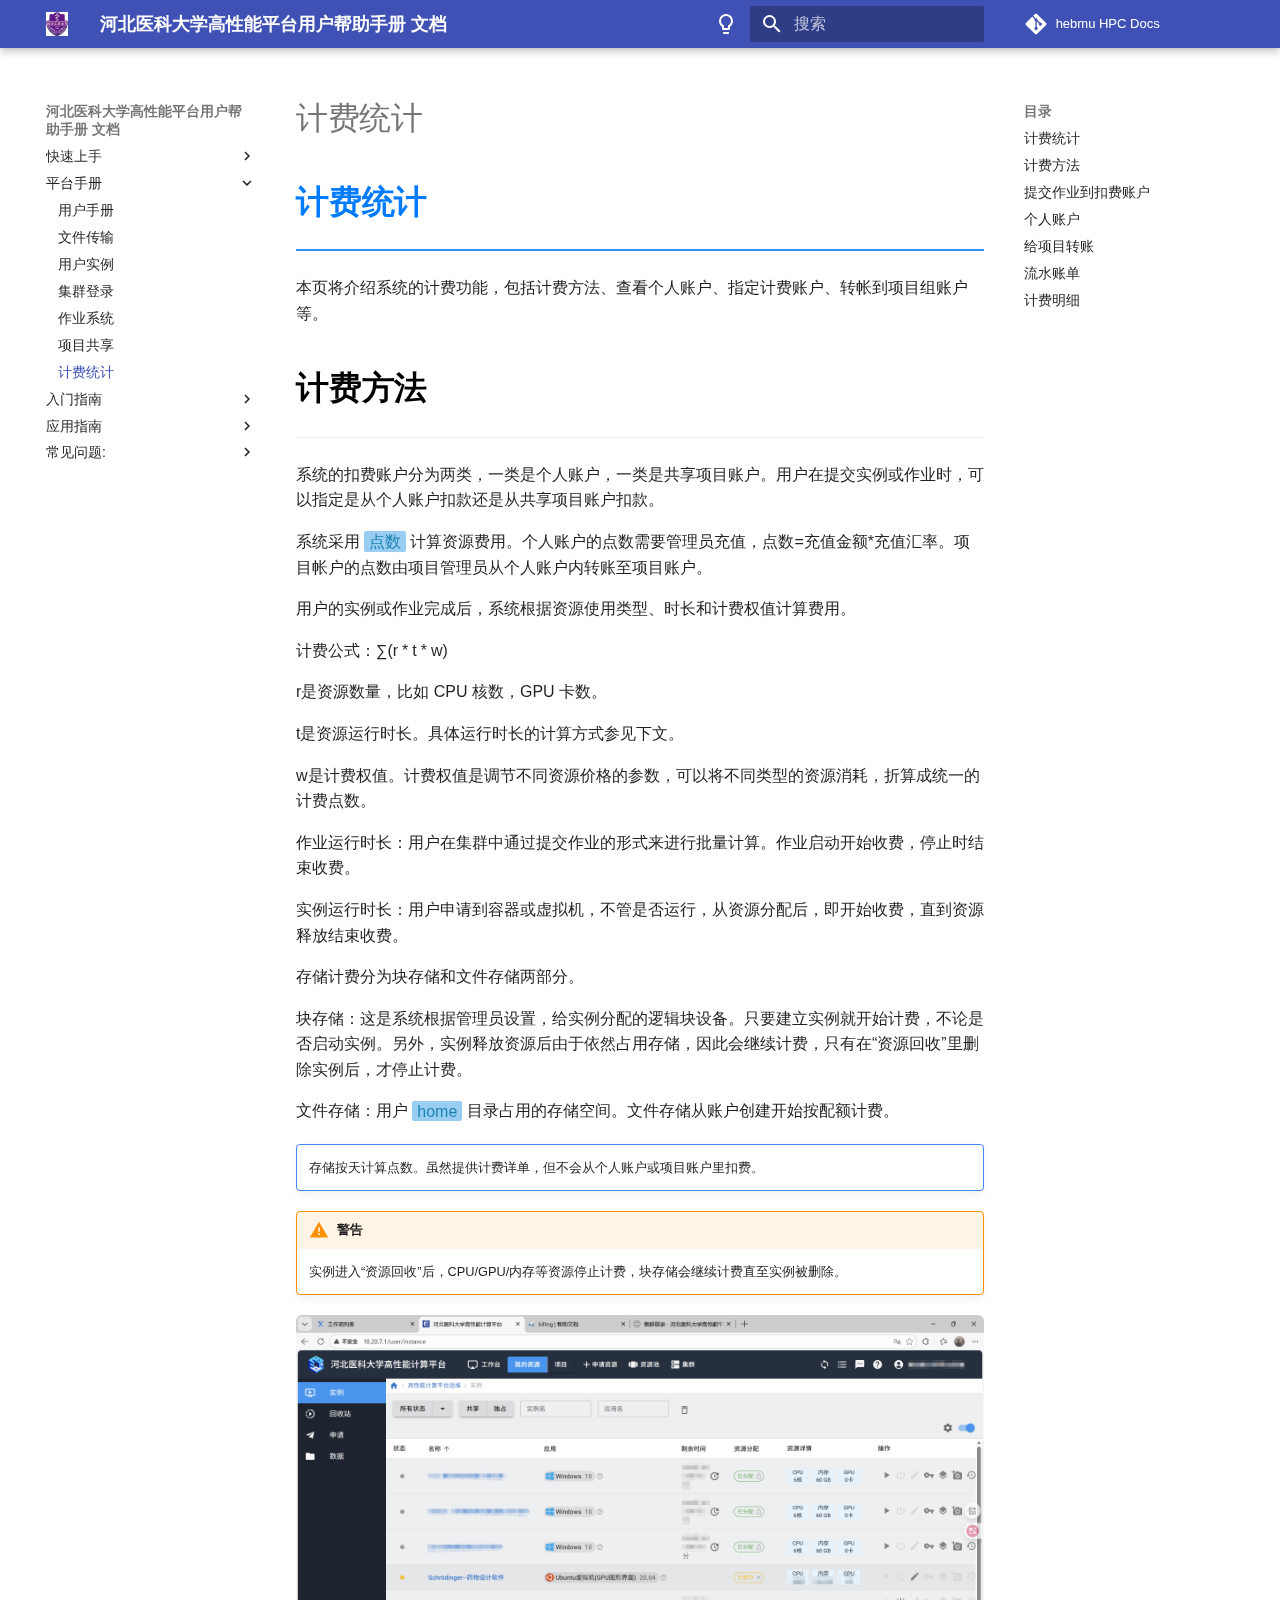
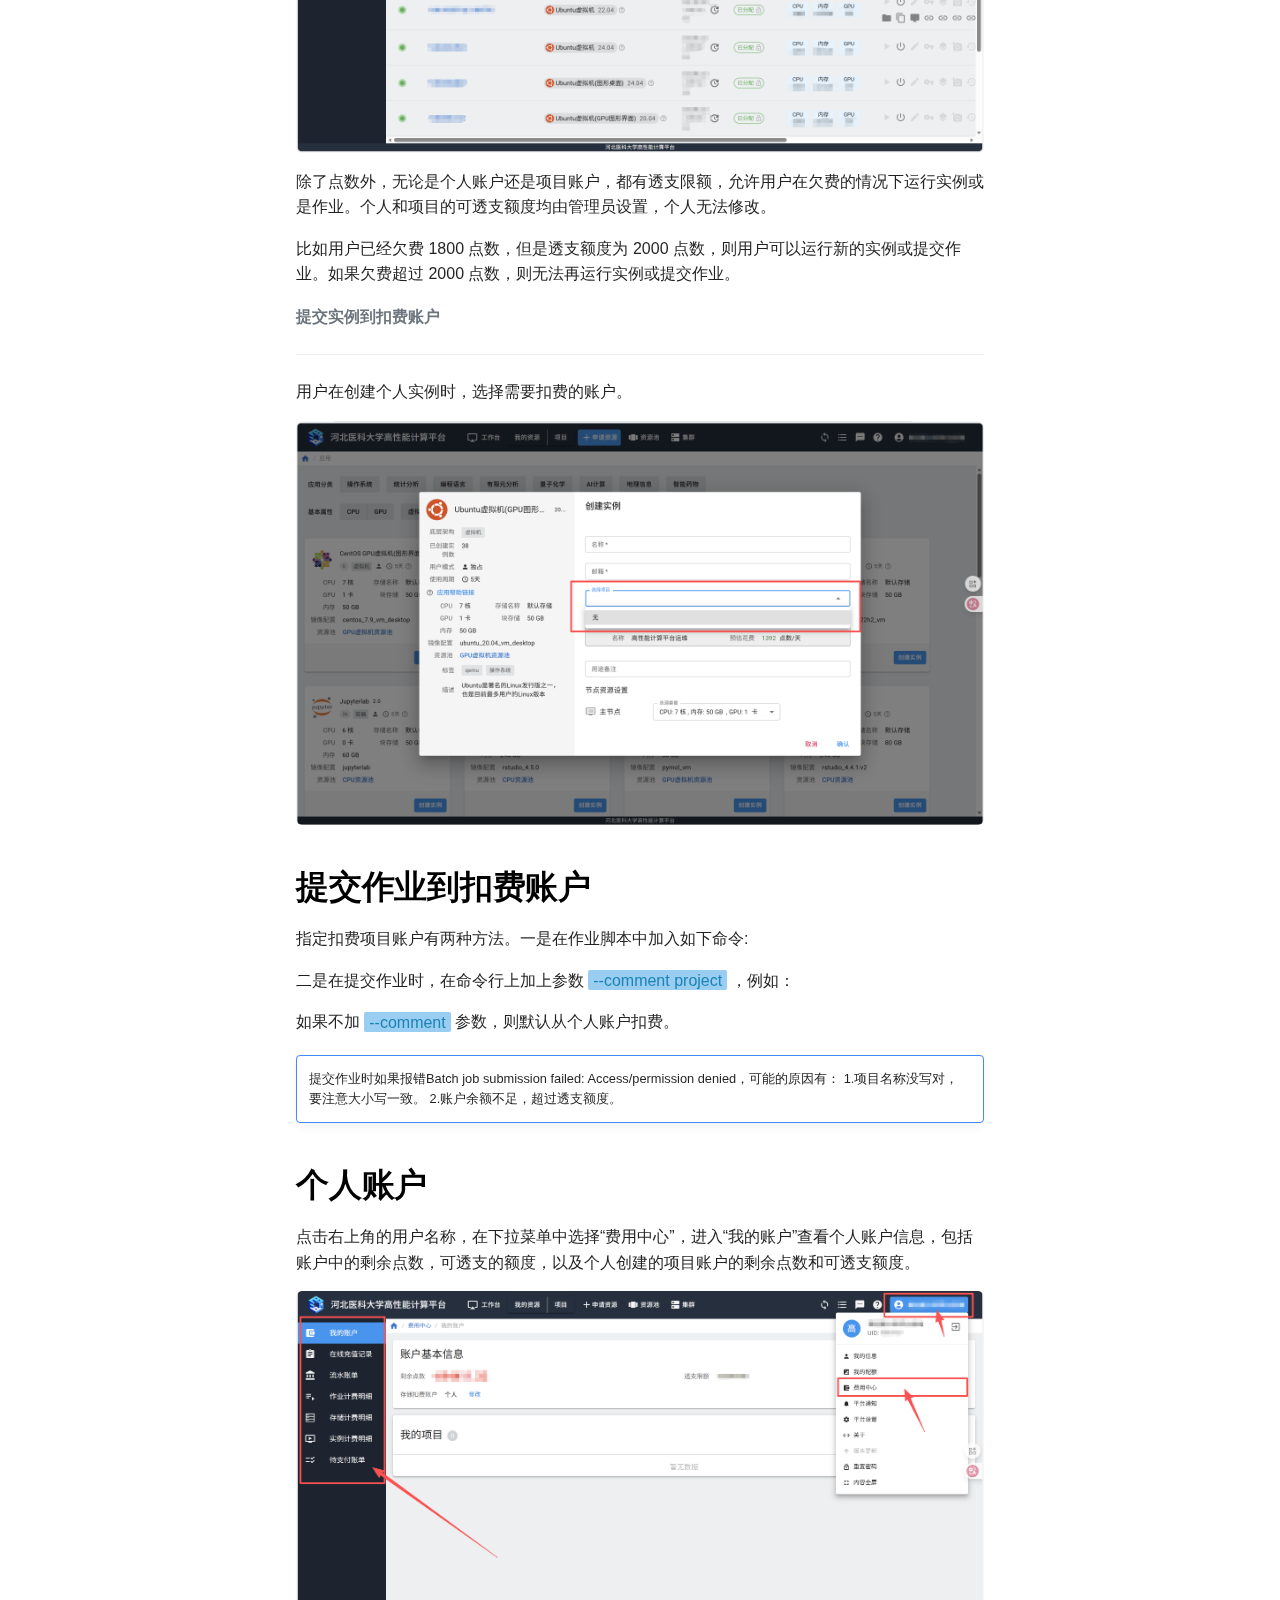
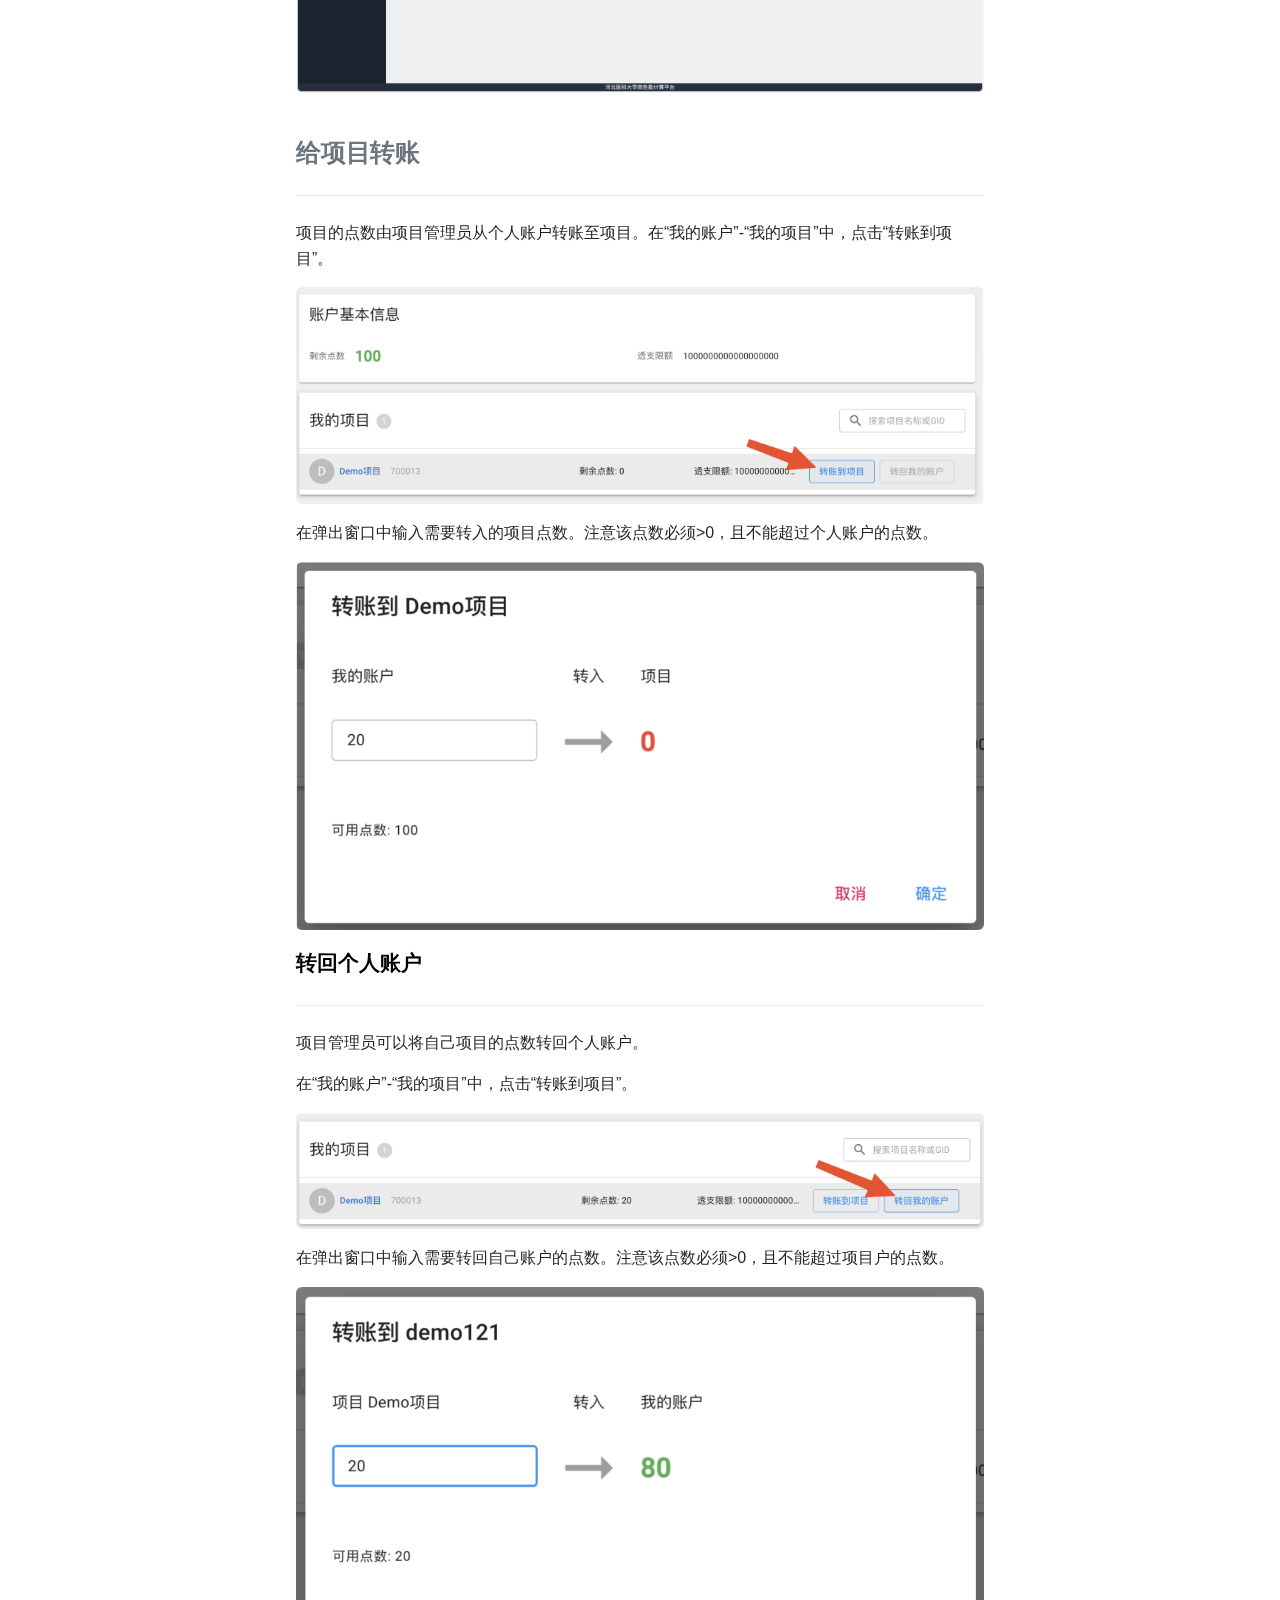
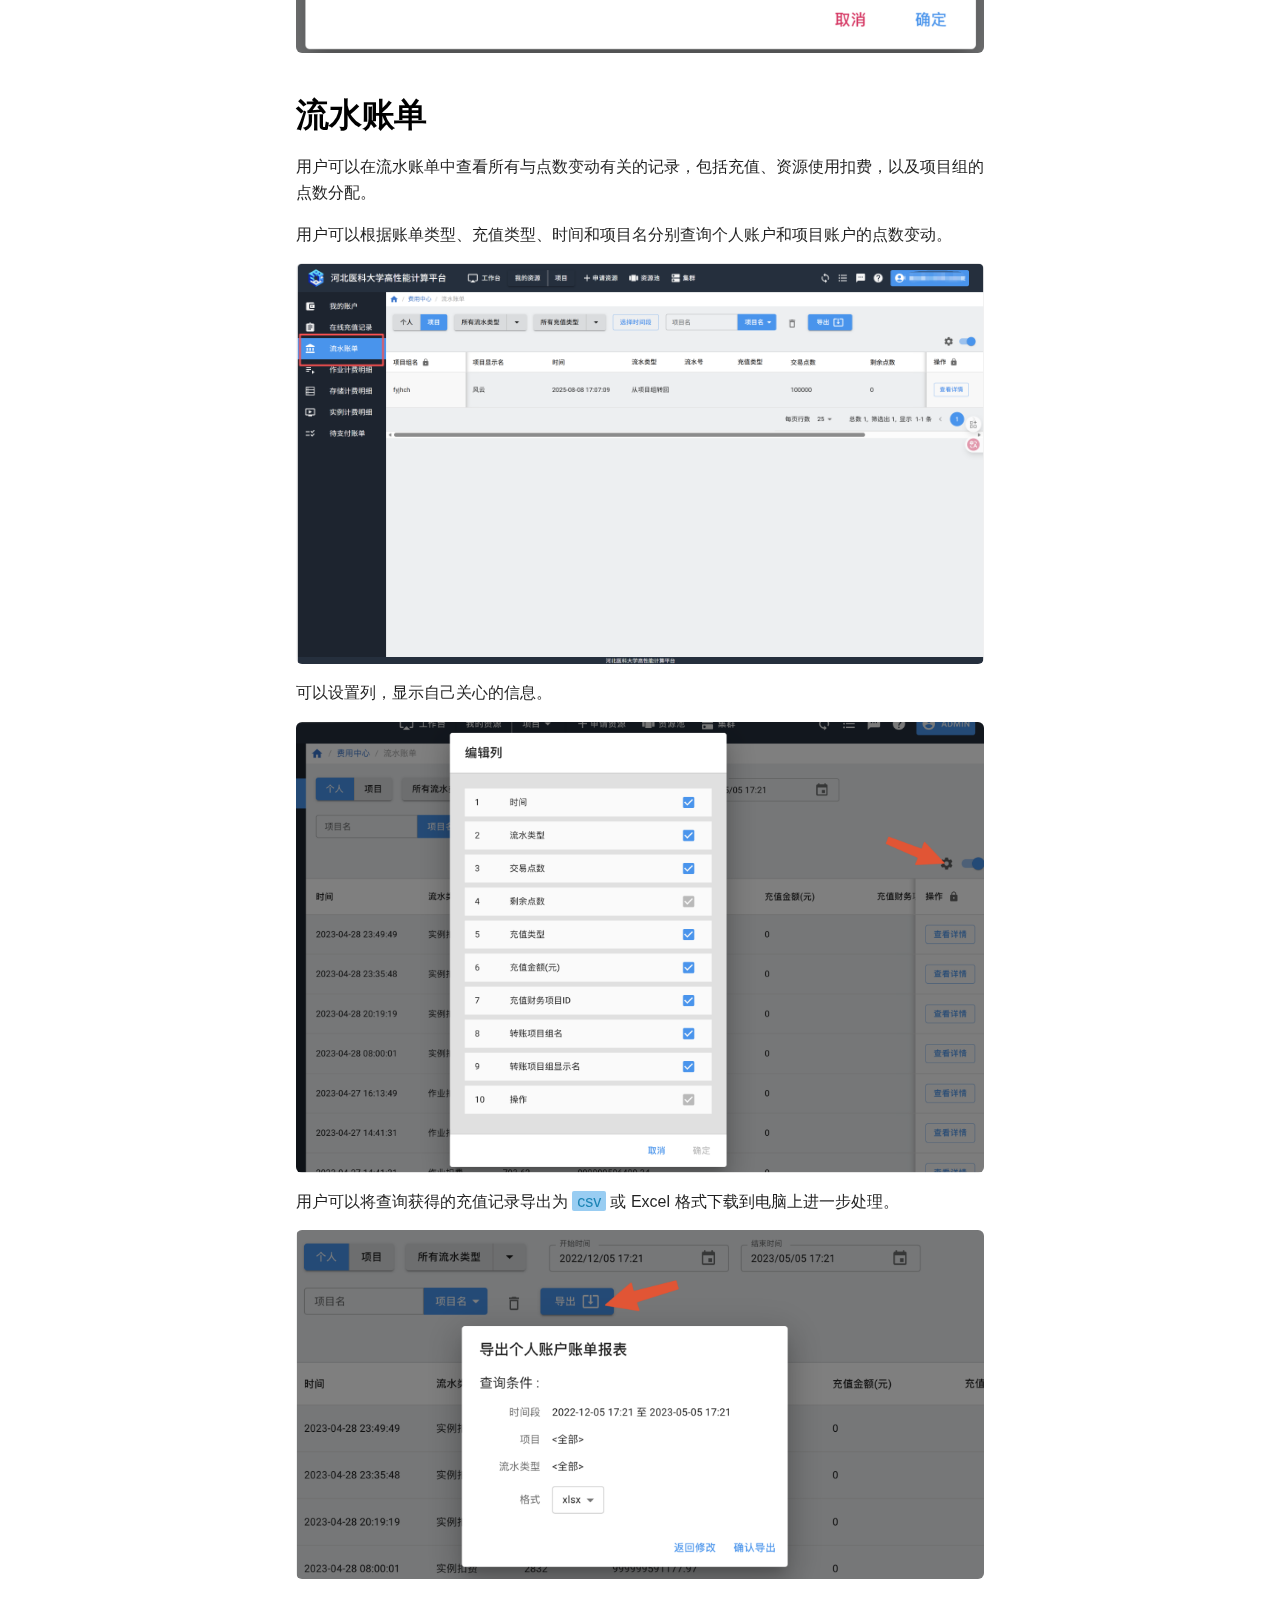
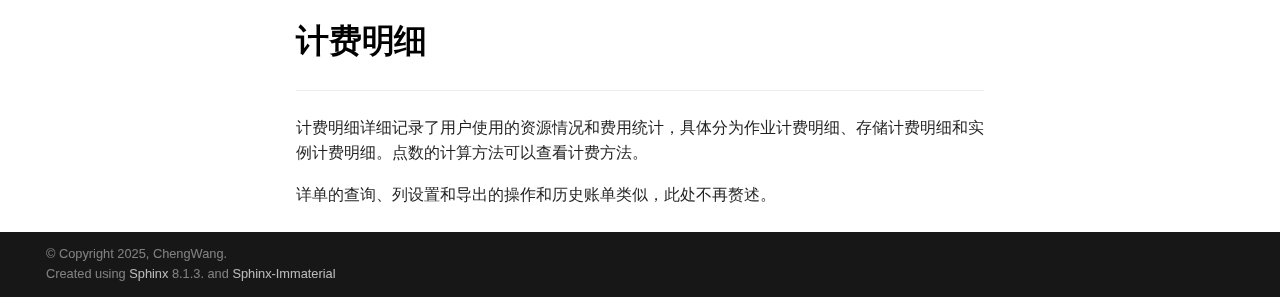
<file: 02-platformmanual/billingStatistics.html>
<!doctype html>
<html lang="zh" class="no-js">
  <head>
    
      <meta charset="utf-8">
      <meta name="viewport" content="width=device-width,initial-scale=1">
      
      
      
      
        <link rel="prev" href="projectSharing.html">
      
      
        <link rel="next" href="../03-startGuide/Linux.html">
      
      
      <link rel="icon" href="">
    
    
      
        <title>计费统计 - 河北医科大学高性能平台用户帮助手册  文档</title>
      
    
    
      
        
      
      


    
    
      
    
    
      
    
        <link rel="stylesheet" type="text/css" href="../_static/sphinx_immaterial_theme.cf2c65c97ee1b6f01.min.css?v=0a68cab4" />
        <link rel="stylesheet" type="text/css" href="../_static/copybutton.css?v=76b2166b" />
        <link rel="stylesheet" type="text/css" href="../_static/css/medium-zoom.css" />
        <link rel="stylesheet" type="text/css" href="../_static/css/lightbox.css?v=8d5ccc8a" />
        <link rel="stylesheet" type="text/css" href="../_static/css/custom.css?v=022b16a3" />
        <link rel="stylesheet" type="text/css" href="../_static/css/custom_tab.css?v=6245d250" />
        <link rel="stylesheet" type="text/css" href="../_static/css/custom_code_style.css?v=569779d5" />
    <script>__md_scope=new URL("..",location),__md_hash=e=>[...e].reduce(((e,_)=>(e<<5)-e+_.charCodeAt(0)),0),__md_get=(e,_=localStorage,t=__md_scope)=>JSON.parse(_.getItem(t.pathname+"."+e)),__md_set=(e,_,t=localStorage,a=__md_scope)=>{try{t.setItem(a.pathname+"."+e,JSON.stringify(_))}catch(e){}}</script>
    
      
  


  
  

<script id="__analytics">function __md_analytics(){function e(){dataLayer.push(arguments)}window.dataLayer=window.dataLayer||[],e("js",new Date),e("config","G-VGHWLGCC9B"),document.addEventListener("DOMContentLoaded",(function(){document.forms.search&&document.forms.search.query.addEventListener("blur",(function(){this.value&&e("event","search",{search_term:this.value})}));document$.subscribe((function(){var t=document.forms.feedback;if(void 0!==t)for(var a of t.querySelectorAll("[type=submit]"))a.addEventListener("click",(function(a){a.preventDefault();var n=document.location.pathname,d=this.getAttribute("data-md-value");e("event","feedback",{page:n,data:d}),t.firstElementChild.disabled=!0;var r=t.querySelector(".md-feedback__note [data-md-value='"+d+"']");r&&(r.hidden=!1)})),t.hidden=!1})),location$.subscribe((function(t){e("config","G-VGHWLGCC9B",{page_path:t.pathname})}))}));var t=document.createElement("script");t.async=!0,t.src="https://www.googletagmanager.com/gtag/js?id=G-VGHWLGCC9B",document.getElementById("__analytics").insertAdjacentElement("afterEnd",t)}</script>
  
    <script>"undefined"!=typeof __md_analytics&&__md_analytics()</script>
  

    
    
    
  </head>
  
  
    
    
      
    
    
    
    
    <body dir="ltr" data-md-color-scheme="default" data-md-color-primary="indigo" data-md-color-accent="indigo">
  
    
    <input class="md-toggle" data-md-toggle="drawer" type="checkbox" id="__drawer" autocomplete="off">
    <input class="md-toggle" data-md-toggle="search" type="checkbox" id="__search" autocomplete="off">
    <label class="md-overlay" for="__drawer"></label>
    <div data-md-component="skip">
      
        
        <a href="#id2" class="md-skip">
          跳转至
        </a>
      
    </div>
    <div data-md-component="announce">
      
    </div>
    
    
      

  

<header class="md-header md-header--shadow" data-md-component="header">
  <nav class="md-header__inner md-grid" aria-label="页眉">
    <a href="../index.html" title="河北医科大学高性能平台用户帮助手册  文档" class="md-header__button md-logo" aria-label="河北医科大学高性能平台用户帮助手册  文档" data-md-component="logo">
      <img src="../_static/logo.png" alt="logo">
    </a>
    <label class="md-header__button md-icon" for="__drawer">
      
      <svg xmlns="http://www.w3.org/2000/svg" viewBox="0 0 24 24"><path d="M3 6h18v2H3zm0 5h18v2H3zm0 5h18v2H3z"/></svg>
    </label>
    <div class="md-header__title" data-md-component="header-title">
      <div class="md-header__ellipsis">
        <div class="md-header__topic">
          <span class="md-ellipsis">
            河北医科大学高性能平台用户帮助手册  文档
          </span>
        </div>
        <div class="md-header__topic" data-md-component="header-topic">
          <span class="md-ellipsis">
            
              计费统计
            
          </span>
        </div>
      </div>
    </div>
    
      
        <form class="md-header__option" data-md-component="palette">
  
    
    
    
    <input class="md-option" data-md-color-media="(prefers-color-scheme: light)" data-md-color-scheme="default" data-md-color-primary="indigo" data-md-color-accent="indigo"  aria-label="Switch to dark mode"  type="radio" name="__palette" id="__palette_0">
    
      <label class="md-header__button md-icon" title="Switch to dark mode" for="__palette_1" hidden>
        <svg xmlns="http://www.w3.org/2000/svg" viewBox="0 0 24 24"><path d="M12 2a7 7 0 0 1 7 7c0 2.38-1.19 4.47-3 5.74V17a1 1 0 0 1-1 1H9a1 1 0 0 1-1-1v-2.26C6.19 13.47 5 11.38 5 9a7 7 0 0 1 7-7M9 21v-1h6v1a1 1 0 0 1-1 1h-4a1 1 0 0 1-1-1m3-17a5 5 0 0 0-5 5c0 2.05 1.23 3.81 3 4.58V16h4v-2.42c1.77-.77 3-2.53 3-4.58a5 5 0 0 0-5-5"/></svg>
      </label>
    
  
    
    
    
    <input class="md-option" data-md-color-media="(prefers-color-scheme: dark)" data-md-color-scheme="slate" data-md-color-primary="indigo" data-md-color-accent="indigo"  aria-label="Switch to light mode"  type="radio" name="__palette" id="__palette_1">
    
      <label class="md-header__button md-icon" title="Switch to light mode" for="__palette_0" hidden>
        <svg xmlns="http://www.w3.org/2000/svg" viewBox="0 0 24 24"><path d="M12 2a7 7 0 0 0-7 7c0 2.38 1.19 4.47 3 5.74V17a1 1 0 0 0 1 1h6a1 1 0 0 0 1-1v-2.26c1.81-1.27 3-3.36 3-5.74a7 7 0 0 0-7-7M9 21a1 1 0 0 0 1 1h4a1 1 0 0 0 1-1v-1H9z"/></svg>
      </label>
    
  
</form>
      
    
    
      <script>var palette=__md_get("__palette");if(palette&&palette.color){if("(prefers-color-scheme)"===palette.color.media){var media=matchMedia("(prefers-color-scheme: light)"),input=document.querySelector(media.matches?"[data-md-color-media='(prefers-color-scheme: light)']":"[data-md-color-media='(prefers-color-scheme: dark)']");palette.color.media=input.getAttribute("data-md-color-media"),palette.color.scheme=input.getAttribute("data-md-color-scheme"),palette.color.primary=input.getAttribute("data-md-color-primary"),palette.color.accent=input.getAttribute("data-md-color-accent")}for(var[key,value]of Object.entries(palette.color))document.body.setAttribute("data-md-color-"+key,value)}</script>
    
    
    
      <label class="md-header__button md-icon" for="__search">
        
        <svg xmlns="http://www.w3.org/2000/svg" viewBox="0 0 24 24"><path d="M9.5 3A6.5 6.5 0 0 1 16 9.5c0 1.61-.59 3.09-1.56 4.23l.27.27h.79l5 5-1.5 1.5-5-5v-.79l-.27-.27A6.52 6.52 0 0 1 9.5 16 6.5 6.5 0 0 1 3 9.5 6.5 6.5 0 0 1 9.5 3m0 2C7 5 5 7 5 9.5S7 14 9.5 14 14 12 14 9.5 12 5 9.5 5"/></svg>
      </label>
      <div class="md-search" data-md-component="search" role="dialog">
  <label class="md-search__overlay" for="__search"></label>
  <div class="md-search__inner" role="search">
    <form class="md-search__form" name="search">
      <input type="text" class="md-search__input" name="query" aria-label="搜索" placeholder="搜索" autocapitalize="off" autocorrect="off" autocomplete="off" spellcheck="false" data-md-component="search-query" required>
      <label class="md-search__icon md-icon" for="__search">
        
        <svg xmlns="http://www.w3.org/2000/svg" viewBox="0 0 24 24"><path d="M9.5 3A6.5 6.5 0 0 1 16 9.5c0 1.61-.59 3.09-1.56 4.23l.27.27h.79l5 5-1.5 1.5-5-5v-.79l-.27-.27A6.52 6.52 0 0 1 9.5 16 6.5 6.5 0 0 1 3 9.5 6.5 6.5 0 0 1 9.5 3m0 2C7 5 5 7 5 9.5S7 14 9.5 14 14 12 14 9.5 12 5 9.5 5"/></svg>
        
        <svg xmlns="http://www.w3.org/2000/svg" viewBox="0 0 24 24"><path d="M20 11v2H8l5.5 5.5-1.42 1.42L4.16 12l7.92-7.92L13.5 5.5 8 11z"/></svg>
      </label>
      <nav class="md-search__options" aria-label="查找">
        
        <button type="reset" class="md-search__icon md-icon" title="清空当前内容" aria-label="清空当前内容" tabindex="-1">
          
          <svg xmlns="http://www.w3.org/2000/svg" viewBox="0 0 24 24"><path d="M19 6.41 17.59 5 12 10.59 6.41 5 5 6.41 10.59 12 5 17.59 6.41 19 12 13.41 17.59 19 19 17.59 13.41 12z"/></svg>
        </button>
      </nav>
      
    </form>
    <div class="md-search__output">
      <div class="md-search__scrollwrap" tabindex="0" data-md-scrollfix>
        <div class="md-search-result" data-md-component="search-result">
          <div class="md-search-result__meta">
            正在初始化搜索引擎
          </div>
          <ol class="md-search-result__list" role="presentation"></ol>
        </div>
      </div>
    </div>
  </div>
</div>
    
    
      <div class="md-header__source">
        <a href="https://chengwang97.github.io/docs.hpc.msdc.hebmu.edu/" title="前往仓库" class="md-source" data-md-component="source">
  <div class="md-source__icon md-icon">
    
    <svg xmlns="http://www.w3.org/2000/svg" viewBox="0 0 448 512"><!--! Font Awesome Free 6.7.2 by @fontawesome - https://fontawesome.com License - https://fontawesome.com/license/free (Icons: CC BY 4.0, Fonts: SIL OFL 1.1, Code: MIT License) Copyright 2024 Fonticons, Inc.--><path d="M439.55 236.05 244 40.45a28.87 28.87 0 0 0-40.81 0l-40.66 40.63 51.52 51.52c27.06-9.14 52.68 16.77 43.39 43.68l49.66 49.66c34.23-11.8 61.18 31 35.47 56.69-26.49 26.49-70.21-2.87-56-37.34L240.22 199v121.85c25.3 12.54 22.26 41.85 9.08 55a34.34 34.34 0 0 1-48.55 0c-17.57-17.6-11.07-46.91 11.25-56v-123c-20.8-8.51-24.6-30.74-18.64-45L142.57 101 8.45 235.14a28.86 28.86 0 0 0 0 40.81l195.61 195.6a28.86 28.86 0 0 0 40.8 0l194.69-194.69a28.86 28.86 0 0 0 0-40.81"/></svg>
  </div>
  <div class="md-source__repository">
    hebmu HPC Docs
  </div>
</a>
      </div>
    
  </nav>
  
</header>
    
    <div class="md-container" data-md-component="container">
      
      
      
      
        
          
        
      
      <main class="md-main" data-md-component="main">
        <div class="md-main__inner md-grid">
          
            
              
              <div class="md-sidebar md-sidebar--primary" data-md-component="sidebar" data-md-type="navigation" >
                <div class="md-sidebar__scrollwrap">
                  <div class="md-sidebar__inner">
                    



<nav class="md-nav md-nav--primary" aria-label="导航栏" data-md-level="0">
  <label class="md-nav__title" for="__drawer">
    <a href="../index.html" title="河北医科大学高性能平台用户帮助手册  文档" class="md-nav__button md-logo" aria-label="河北医科大学高性能平台用户帮助手册  文档" data-md-component="logo">
      <img src="../_static/logo.png" alt="logo">
    </a>
    河北医科大学高性能平台用户帮助手册  文档
  </label>
  
    <div class="md-nav__source">
      <a href="https://chengwang97.github.io/docs.hpc.msdc.hebmu.edu/" title="前往仓库" class="md-source" data-md-component="source">
  <div class="md-source__icon md-icon">
    
    <svg xmlns="http://www.w3.org/2000/svg" viewBox="0 0 448 512"><!--! Font Awesome Free 6.7.2 by @fontawesome - https://fontawesome.com License - https://fontawesome.com/license/free (Icons: CC BY 4.0, Fonts: SIL OFL 1.1, Code: MIT License) Copyright 2024 Fonticons, Inc.--><path d="M439.55 236.05 244 40.45a28.87 28.87 0 0 0-40.81 0l-40.66 40.63 51.52 51.52c27.06-9.14 52.68 16.77 43.39 43.68l49.66 49.66c34.23-11.8 61.18 31 35.47 56.69-26.49 26.49-70.21-2.87-56-37.34L240.22 199v121.85c25.3 12.54 22.26 41.85 9.08 55a34.34 34.34 0 0 1-48.55 0c-17.57-17.6-11.07-46.91 11.25-56v-123c-20.8-8.51-24.6-30.74-18.64-45L142.57 101 8.45 235.14a28.86 28.86 0 0 0 0 40.81l195.61 195.6a28.86 28.86 0 0 0 40.8 0l194.69-194.69a28.86 28.86 0 0 0 0-40.81"/></svg>
  </div>
  <div class="md-source__repository">
    hebmu HPC Docs
  </div>
</a>
    </div>
  
  <ul class="md-nav__list" data-md-scrollfix>
    
      
      
  
  
  
  
    
    
    
    <li class="md-nav__item md-nav__item--nested">
      
        
        
        <input class="md-nav__toggle md-toggle " type="checkbox" id="__nav_1" >
        
          
          <label class="md-nav__link" for="__nav_1" id="__nav_1_label" tabindex="0">
            
  
  
  <span class="md-ellipsis">
    <span>快速上手</span>
    
  </span>
  

            <span class="md-nav__icon md-icon"></span>
          </label>
        
        <nav class="md-nav" data-md-level="1" aria-labelledby="__nav_1_label" aria-expanded="false">
          <label class="md-nav__title" for="__nav_1">
            <span class="md-nav__icon md-icon"></span>
            <span>快速上手</span>
          </label>
          <ul class="md-nav__list" data-md-scrollfix>
            
              
                
  
  
  
  
  
    <li class="md-nav__item">
      <a href="../01-getQuickstart/resourcebuild.html" class="md-nav__link">
        
  
  
  <span class="md-ellipsis">
    <span>申请资源</span>
    
  </span>
  

      </a>
    </li>
  

              
            
              
                
  
  
  
  
  
    <li class="md-nav__item">
      <a href="../01-getQuickstart/submitjobs.html" class="md-nav__link">
        
  
  
  <span class="md-ellipsis">
    <span>提交集群作业</span>
    
  </span>
  

      </a>
    </li>
  

              
            
              
                
  
  
  
  
  
    <li class="md-nav__item">
      <a href="../01-getQuickstart/dashboard.html" class="md-nav__link">
        
  
  
  <span class="md-ellipsis">
    <span>工作台</span>
    
  </span>
  

      </a>
    </li>
  

              
            
              
                
  
  
  
  
  
    <li class="md-nav__item">
      <a href="../01-getQuickstart/pool.html" class="md-nav__link">
        
  
  
  <span class="md-ellipsis">
    <span>资源池</span>
    
  </span>
  

      </a>
    </li>
  

              
            
              
                
  
  
  
  
  
    <li class="md-nav__item">
      <a href="../about.html" class="md-nav__link">
        
  
  
  <span class="md-ellipsis">
    <span>关于</span>
    
  </span>
  

      </a>
    </li>
  

              
            
          </ul>
        </nav>
      
    </li>
  
  

    
      
      
  
  
    
  
  
  
    
    
    
    <li class="md-nav__item md-nav__item--active md-nav__item--nested">
      
        
        
        <input class="md-nav__toggle md-toggle " type="checkbox" id="__nav_2" checked>
        
          
          <label class="md-nav__link" for="__nav_2" id="__nav_2_label" tabindex="0">
            
  
  
  <span class="md-ellipsis">
    <span>平台手册</span>
    
  </span>
  

            <span class="md-nav__icon md-icon"></span>
          </label>
        
        <nav class="md-nav" data-md-level="1" aria-labelledby="__nav_2_label" aria-expanded="true">
          <label class="md-nav__title" for="__nav_2">
            <span class="md-nav__icon md-icon"></span>
            <span>平台手册</span>
          </label>
          <ul class="md-nav__list" data-md-scrollfix>
            
              
                
  
  
  
  
  
    <li class="md-nav__item">
      <a href="userManual.html" class="md-nav__link">
        
  
  
  <span class="md-ellipsis">
    <span>用户手册</span>
    
  </span>
  

      </a>
    </li>
  

              
            
              
                
  
  
  
  
  
    <li class="md-nav__item">
      <a href="fileTransfer.html" class="md-nav__link">
        
  
  
  <span class="md-ellipsis">
    <span>文件传输</span>
    
  </span>
  

      </a>
    </li>
  

              
            
              
                
  
  
  
  
  
    <li class="md-nav__item">
      <a href="userInstance.html" class="md-nav__link">
        
  
  
  <span class="md-ellipsis">
    <span>用户实例</span>
    
  </span>
  

      </a>
    </li>
  

              
            
              
                
  
  
  
  
  
    <li class="md-nav__item">
      <a href="clusterLogin.html" class="md-nav__link">
        
  
  
  <span class="md-ellipsis">
    <span>集群登录</span>
    
  </span>
  

      </a>
    </li>
  

              
            
              
                
  
  
  
  
  
    <li class="md-nav__item">
      <a href="jobSystem.html" class="md-nav__link">
        
  
  
  <span class="md-ellipsis">
    <span>作业系统</span>
    
  </span>
  

      </a>
    </li>
  

              
            
              
                
  
  
  
  
  
    <li class="md-nav__item">
      <a href="projectSharing.html" class="md-nav__link">
        
  
  
  <span class="md-ellipsis">
    <span>项目共享</span>
    
  </span>
  

      </a>
    </li>
  

              
            
              
                
  
  
    
  
    
  
  
  
    <li class="md-nav__item md-nav__item--active">
      
      
      <input class="md-nav__toggle md-toggle" type="checkbox" id="__toc">
      
        <label class="md-nav__link md-nav__link--active" for="__toc">
          
  
  
  <span class="md-ellipsis">
    <span>计费统计</span>
    
  </span>
  

          <span class="md-nav__icon md-icon"></span>
        </label>
      
      <a href="#" class="md-nav__link md-nav__link--active">
        
  
  
  <span class="md-ellipsis">
    <span>计费统计</span>
    
  </span>
  

      </a>
      
        

<nav class="md-nav md-nav--secondary">
  
  
    
  
  
    <label class="md-nav__title" for="__toc">
      <span class="md-nav__icon md-icon"></span>
      目录
    </label>
    <ul class="md-nav__list" data-md-component="toc" data-md-scrollfix>
      
        <li class="md-nav__item">
  <a href="#id2" class="md-nav__link">
    
    <span class="md-ellipsis">
      <span title=":wb:`计费统计` (引用标签)"><span>计费统计</span></span>
    </span>
  </a>
  
</li>
      
        <li class="md-nav__item">
  <a href="#id3" class="md-nav__link">
    
    <span class="md-ellipsis">
      <span title=":black:`计费方法` (引用标签)"><span>计费方法</span></span>
    </span>
  </a>
  
</li>
      
        <li class="md-nav__item">
  <a href="#id4" class="md-nav__link">
    
    <span class="md-ellipsis">
      <span title=":black:`提交作业到扣费账户` (引用标签)"><span>提交作业到扣费账户</span></span>
    </span>
  </a>
  
</li>
      
        <li class="md-nav__item">
  <a href="#id5" class="md-nav__link">
    
    <span class="md-ellipsis">
      <span title=":black:`个人账户` (引用标签)"><span>个人账户</span></span>
    </span>
  </a>
  
</li>
      
        <li class="md-nav__item">
  <a href="#id6" class="md-nav__link">
    
    <span class="md-ellipsis">
      <span title=":gray:`给项目转账` (引用标签)"><span>给项目转账</span></span>
    </span>
  </a>
  
</li>
      
        <li class="md-nav__item">
  <a href="#id7" class="md-nav__link">
    
    <span class="md-ellipsis">
      <span title=":black:`流水账单` (引用标签)"><span>流水账单</span></span>
    </span>
  </a>
  
</li>
      
        <li class="md-nav__item">
  <a href="#id8" class="md-nav__link">
    
    <span class="md-ellipsis">
      <span title=":black:`计费明细` (引用标签)"><span>计费明细</span></span>
    </span>
  </a>
  
</li>
      
    </ul>
  
</nav>
      
    </li>
  

              
            
          </ul>
        </nav>
      
    </li>
  
  

    
      
      
  
  
  
  
    
    
    
    <li class="md-nav__item md-nav__item--nested">
      
        
        
        <input class="md-nav__toggle md-toggle " type="checkbox" id="__nav_3" >
        
          
          <label class="md-nav__link" for="__nav_3" id="__nav_3_label" tabindex="0">
            
  
  
  <span class="md-ellipsis">
    <span>入门指南</span>
    
  </span>
  

            <span class="md-nav__icon md-icon"></span>
          </label>
        
        <nav class="md-nav" data-md-level="1" aria-labelledby="__nav_3_label" aria-expanded="false">
          <label class="md-nav__title" for="__nav_3">
            <span class="md-nav__icon md-icon"></span>
            <span>入门指南</span>
          </label>
          <ul class="md-nav__list" data-md-scrollfix>
            
              
                
  
  
  
  
  
    <li class="md-nav__item">
      <a href="../03-startGuide/Linux.html" class="md-nav__link">
        
  
  
  <span class="md-ellipsis">
    <span>Linux基本操作</span>
    
  </span>
  

      </a>
    </li>
  

              
            
              
                
  
  
  
  
  
    <li class="md-nav__item">
      <a href="../03-startGuide/Conda.html" class="md-nav__link">
        
  
  
  <span class="md-ellipsis">
    <span>Conda</span>
    
  </span>
  

      </a>
    </li>
  

              
            
              
                
  
  
  
  
  
    <li class="md-nav__item">
      <a href="../03-startGuide/Spack.html" class="md-nav__link">
        
  
  
  <span class="md-ellipsis">
    <span>Spack</span>
    
  </span>
  

      </a>
    </li>
  

              
            
              
                
  
  
  
  
  
    <li class="md-nav__item">
      <a href="../03-startGuide/Tmux.html" class="md-nav__link">
        
  
  
  <span class="md-ellipsis">
    <span>Tmux</span>
    
  </span>
  

      </a>
    </li>
  

              
            
          </ul>
        </nav>
      
    </li>
  
  

    
      
      
  
  
  
  
    
    
    
    <li class="md-nav__item md-nav__item--nested">
      
        
        
        <input class="md-nav__toggle md-toggle " type="checkbox" id="__nav_4" >
        
          
          <label class="md-nav__link" for="__nav_4" id="__nav_4_label" tabindex="0">
            
  
  
  <span class="md-ellipsis">
    <span>应用指南</span>
    
  </span>
  

            <span class="md-nav__icon md-icon"></span>
          </label>
        
        <nav class="md-nav" data-md-level="1" aria-labelledby="__nav_4_label" aria-expanded="false">
          <label class="md-nav__title" for="__nav_4">
            <span class="md-nav__icon md-icon"></span>
            <span>应用指南</span>
          </label>
          <ul class="md-nav__list" data-md-scrollfix>
            
              
                
  
  
  
  
  
    <li class="md-nav__item">
      <a href="../04-application/Ubuntu.html" class="md-nav__link">
        
  
  
  <span class="md-ellipsis">
    <span>Ubuntu</span>
    
  </span>
  

      </a>
    </li>
  

              
            
          </ul>
        </nav>
      
    </li>
  
  

    
      
      
  
  
  
  
    
    
    
    <li class="md-nav__item md-nav__item--nested">
      
        
        
        <input class="md-nav__toggle md-toggle " type="checkbox" id="__nav_5" >
        
          
          <label class="md-nav__link" for="__nav_5" id="__nav_5_label" tabindex="0">
            
  
  
  <span class="md-ellipsis">
    <span>常见问题:<wbr></span>
    
  </span>
  

            <span class="md-nav__icon md-icon"></span>
          </label>
        
        <nav class="md-nav" data-md-level="1" aria-labelledby="__nav_5_label" aria-expanded="false">
          <label class="md-nav__title" for="__nav_5">
            <span class="md-nav__icon md-icon"></span>
            <span>常见问题:<wbr></span>
          </label>
          <ul class="md-nav__list" data-md-scrollfix>
            
              
                
  
  
  
  
  
    <li class="md-nav__item">
      <a href="../05-faq/moe.html" class="md-nav__link">
        
  
  
  <span class="md-ellipsis">
    <span>moe</span>
    
  </span>
  

      </a>
    </li>
  

              
            
          </ul>
        </nav>
      
    </li>
  
  

    
  </ul>
</nav>
                  </div>
                </div>
              </div>
            
            
              
              <div class="md-sidebar md-sidebar--secondary" data-md-component="sidebar" data-md-type="toc" >
                <div class="md-sidebar__scrollwrap">
                  <div class="md-sidebar__inner">
                    

<nav class="md-nav md-nav--secondary">
  
  
  
    <label class="md-nav__title" for="__toc">
      <span class="md-nav__icon md-icon"></span>
      目录
    </label>
    <ul class="md-nav__list" data-md-component="toc" data-md-scrollfix>
      
        <li class="md-nav__item">
  <a href="#id2" class="md-nav__link">
    
    <span class="md-ellipsis">
      <span title=":wb:`计费统计` (引用标签)"><span>计费统计</span></span>
    </span>
  </a>
  
</li>
      
        <li class="md-nav__item">
  <a href="#id3" class="md-nav__link">
    
    <span class="md-ellipsis">
      <span title=":black:`计费方法` (引用标签)"><span>计费方法</span></span>
    </span>
  </a>
  
</li>
      
        <li class="md-nav__item">
  <a href="#id4" class="md-nav__link">
    
    <span class="md-ellipsis">
      <span title=":black:`提交作业到扣费账户` (引用标签)"><span>提交作业到扣费账户</span></span>
    </span>
  </a>
  
</li>
      
        <li class="md-nav__item">
  <a href="#id5" class="md-nav__link">
    
    <span class="md-ellipsis">
      <span title=":black:`个人账户` (引用标签)"><span>个人账户</span></span>
    </span>
  </a>
  
</li>
      
        <li class="md-nav__item">
  <a href="#id6" class="md-nav__link">
    
    <span class="md-ellipsis">
      <span title=":gray:`给项目转账` (引用标签)"><span>给项目转账</span></span>
    </span>
  </a>
  
</li>
      
        <li class="md-nav__item">
  <a href="#id7" class="md-nav__link">
    
    <span class="md-ellipsis">
      <span title=":black:`流水账单` (引用标签)"><span>流水账单</span></span>
    </span>
  </a>
  
</li>
      
        <li class="md-nav__item">
  <a href="#id8" class="md-nav__link">
    
    <span class="md-ellipsis">
      <span title=":black:`计费明细` (引用标签)"><span>计费明细</span></span>
    </span>
  </a>
  
</li>
      
    </ul>
  
</nav>
                  </div>
                </div>
              </div>
            
          
          
            <div class="md-content" data-md-component="content">
              <article class="md-content__inner md-typeset" role="main">
                
                
                  


<h1 id="id1">计费统计<a class="headerlink" href="#id1" title="Link to this heading">¶</a></h1>
<h2 id="id2"><span class="big bold blue">计费统计</span><a class="headerlink" href="#id2" title="Link to this heading">¶</a></h2>
<hr class="divider-blue"><p>本页将介绍系统的计费功能，包括计费方法、查看个人账户、指定计费账户、转帐到项目组账户等。</p>
<h2 id="id3"><span class="big bold black">计费方法</span><a class="headerlink" href="#id3" title="Link to this heading">¶</a></h2>
<hr class="driver_black"><p>系统的扣费账户分为两类，一类是个人账户，一类是共享项目账户。用户在提交实例或作业时，可以指定是从个人账户扣款还是从共享项目账户扣款。</p>
<p>系统采用 <span class="font-blue">点数</span> 计算资源费用。个人账户的点数需要管理员充值，点数=充值金额*充值汇率。项目帐户的点数由项目管理员从个人账户内转账至项目账户。</p>
<p>用户的实例或作业完成后，系统根据资源使用类型、时长和计费权值计算费用。</p>
<p>计费公式：∑(r * t * w)</p>
<p>r是资源数量，比如 CPU 核数，GPU 卡数。</p>
<p>t是资源运行时长。具体运行时长的计算方式参见下文。</p>
<p>w是计费权值。计费权值是调节不同资源价格的参数，可以将不同类型的资源消耗，折算成统一的计费点数。</p>
<p>作业运行时长：用户在集群中通过提交作业的形式来进行批量计算。作业启动开始收费，停止时结束收费。</p>
<p>实例运行时长：用户申请到容器或虚拟机，不管是否运行，从资源分配后，即开始收费，直到资源释放结束收费。</p>
<p>存储计费分为块存储和文件存储两部分。</p>
<p>块存储：这是系统根据管理员设置，给实例分配的逻辑块设备。只要建立实例就开始计费，不论是否启动实例。另外，实例释放资源后由于依然占用存储，因此会继续计费，只有在“资源回收”里删除实例后，才停止计费。</p>
<p>文件存储：用户 <span class="font-blue">home</span>  目录占用的存储空间。文件存储从账户创建开始按配额计费。</p>
<div class="admonition">
<p>存储按天计算点数。虽然提供计费详单，但不会从个人账户或项目账户里扣费。</p>
</div>
<div class="warning admonition">
<p class="admonition-title">警告</p>
<p>实例进入“资源回收”后，CPU/GPU/内存等资源停止计费，块存储会继续计费直至实例被删除。</p>
</div>
<figure class="align-center">
<a class="zoomable reference internal image-reference" href="../_images/billingStatistics_1.png"><img alt="计费资源" class="zoomable" src="../_images/billingStatistics_1.png" style="width: 100%;" />
</a>
</figure>
<p>除了点数外，无论是个人账户还是项目账户，都有透支限额，允许用户在欠费的情况下运行实例或是作业。个人和项目的可透支额度均由管理员设置，个人无法修改。</p>
<p>比如用户已经欠费 1800 点数，但是透支额度为 2000 点数，则用户可以运行新的实例或提交作业。如果欠费超过 2000 点数，则无法再运行实例或提交作业。</p>
<p><span class="middle bold gray">提交实例到扣费账户</span></p>
<hr class="divider_gray"><p>用户在创建个人实例时，选择需要扣费的账户。</p>
<figure class="align-center">
<a class="zoomable reference internal image-reference" href="../_images/billingStatistics_2.png"><img alt="创建账户" class="zoomable" src="../_images/billingStatistics_2.png" style="width: 100%;" />
</a>
</figure>
<h2 id="id4"><span class="big bold black">提交作业到扣费账户</span><a class="headerlink" href="#id4" title="Link to this heading">¶</a></h2>
<p>指定扣费项目账户有两种方法。一是在作业脚本中加入如下命令:</p>
<p>二是在提交作业时，在命令行上加上参数 <span class="font-blue">--comment project</span> ，例如：</p>
<p>如果不加 <span class="font-blue">--comment</span> 参数，则默认从个人账户扣费。</p>
<div class="admonition">
<p>提交作业时如果报错Batch job submission failed: Access/permission denied，可能的原因有：
1.项目名称没写对，要注意大小写一致。
2.账户余额不足，超过透支额度。</p>
</div>
<h2 id="id5"><span class="big bold black">个人账户</span><a class="headerlink" href="#id5" title="Link to this heading">¶</a></h2>
<p>点击右上角的用户名称，在下拉菜单中选择“费用中心”，进入“我的账户”查看个人账户信息，包括账户中的剩余点数，可透支的额度，以及个人创建的项目账户的剩余点数和可透支额度。</p>
<figure class="align-center">
<a class="zoomable reference internal image-reference" href="../_images/billingStatistics_3.png"><img alt="额度查看" class="zoomable" src="../_images/billingStatistics_3.png" style="width: 100%;" />
</a>
</figure>
<h2 id="id6"><span class="middle bold gray">给项目转账</span><a class="headerlink" href="#id6" title="Link to this heading">¶</a></h2>
<hr class="drivier_black"><p>项目的点数由项目管理员从个人账户转账至项目。在“我的账户”-“我的项目”中，点击“转账到项目”。</p>
<figure class="align-center">
<a class="zoomable reference internal image-reference" href="../_images/billingStatistics_4.png"><img alt="额度查看" class="zoomable" src="../_images/billingStatistics_4.png" style="width: 100%;" />
</a>
</figure>
<p>在弹出窗口中输入需要转入的项目点数。注意该点数必须&gt;0，且不能超过个人账户的点数。</p>
<figure class="align-center">
<a class="zoomable reference internal image-reference" href="../_images/billingStatistics_5.png"><img alt="额度查看" class="zoomable" src="../_images/billingStatistics_5.png" style="width: 100%;" />
</a>
</figure>
<p><span class="big bold black">转回个人账户</span></p>
<hr class="drivier_black"><p>项目管理员可以将自己项目的点数转回个人账户。</p>
<p>在“我的账户”-“我的项目”中，点击“转账到项目”。</p>
<figure class="align-center">
<a class="zoomable reference internal image-reference" href="../_images/billingStatistics_9.png"><img alt="转回个人账户" class="zoomable" src="../_images/billingStatistics_9.png" style="width: 100%;" />
</a>
</figure>
<p>在弹出窗口中输入需要转回自己账户的点数。注意该点数必须&gt;0，且不能超过项目户的点数。</p>
<figure class="align-center">
<a class="zoomable reference internal image-reference" href="../_images/billingStatistics_10.png"><img alt="转回个人账户2" class="zoomable" src="../_images/billingStatistics_10.png" style="width: 100%;" />
</a>
</figure>
<h2 id="id7"><span class="big bold black">流水账单</span><a class="headerlink" href="#id7" title="Link to this heading">¶</a></h2>
<p>用户可以在流水账单中查看所有与点数变动有关的记录，包括充值、资源使用扣费，以及项目组的点数分配。</p>
<p>用户可以根据账单类型、充值类型、时间和项目名分别查询个人账户和项目账户的点数变动。</p>
<figure class="align-center">
<a class="zoomable reference internal image-reference" href="../_images/billingStatistics_6.png"><img alt="流水账单" class="zoomable" src="../_images/billingStatistics_6.png" style="width: 100%;" />
</a>
</figure>
<p>可以设置列，显示自己关心的信息。</p>
<figure class="align-center">
<a class="zoomable reference internal image-reference" href="../_images/billingStatistics_7.png"><img alt="流水账单" class="zoomable" src="../_images/billingStatistics_7.png" style="width: 100%;" />
</a>
</figure>
<p>用户可以将查询获得的充值记录导出为 <span class="font-blue">csv</span> 或 Excel 格式下载到电脑上进一步处理。</p>
<figure class="align-center">
<a class="zoomable reference internal image-reference" href="../_images/billingStatistics_8.png"><img alt="流水账单" class="zoomable" src="../_images/billingStatistics_8.png" style="width: 100%;" />
</a>
</figure>
<h2 id="id8"><span class="big bold black">计费明细</span><a class="headerlink" href="#id8" title="Link to this heading">¶</a></h2>
<hr class="drivier_black"><p>计费明细详细记录了用户使用的资源情况和费用统计，具体分为作业计费明细、存储计费明细和实例计费明细。点数的计算方法可以查看计费方法。</p>
<p>详单的查询、列设置和导出的操作和历史账单类似，此处不再赘述。</p>







  
  



  




                
              </article>
            </div>
          
          
        </div>
        
      </main>
      
        <footer class="md-footer">
  
  
  
  <div class="md-footer-meta md-typeset">
    
    <div class="md-footer-meta__inner md-grid">
      <div class="md-copyright">
  
    <div class="md-footer-copyright__highlight">
        &#169; Copyright 2025, ChengWang.
        
    </div>
  
    Created using
    <a href="https://www.sphinx-doc.org/" target="_blank" rel="noopener">Sphinx</a>
    8.1.3.
     and
    <a href="https://github.com/jbms/sphinx-immaterial/" target="_blank" rel="noopener">Sphinx-Immaterial</a>
  
</div>
      
    </div>
    
  </div>
</footer>
      
    </div>
    <div class="md-dialog" data-md-component="dialog">
      <div class="md-dialog__inner md-typeset"></div>
    </div>
    
    
    <script id="__config" type="application/json">{"base": "..", "features": ["content.code.copy", "content.code.linenums", "tabbed.content"], "translations": {"clipboard.copied": "\u5df2\u590d\u5236", "clipboard.copy": "\u590d\u5236", "search.result.more.one": "\u5728\u8be5\u9875\u4e0a\u8fd8\u6709 1 \u4e2a\u7b26\u5408\u6761\u4ef6\u7684\u7ed3\u679c", "search.result.more.other": "\u5728\u8be5\u9875\u4e0a\u8fd8\u6709 # \u4e2a\u7b26\u5408\u6761\u4ef6\u7684\u7ed3\u679c", "search.result.none": "\u6ca1\u6709\u627e\u5230\u7b26\u5408\u6761\u4ef6\u7684\u7ed3\u679c", "search.result.one": "\u627e\u5230 1 \u4e2a\u7b26\u5408\u6761\u4ef6\u7684\u7ed3\u679c", "search.result.other": "# \u4e2a\u7b26\u5408\u6761\u4ef6\u7684\u7ed3\u679c", "search.result.placeholder": "\u952e\u5165\u4ee5\u5f00\u59cb\u641c\u7d22", "search.result.term.missing": "\u7f3a\u5c11", "select.version": "\u9009\u62e9\u5f53\u524d\u7248\u672c"}}</script>
    
      
        <script src="../_static/sphinx_immaterial_theme.32136f45f91ae6956.min.js?v=a7a9472a"></script>
        <script src="../_static/clipboard.min.js?v=a7894cd8"></script>
        <script src="../_static/copybutton.js?v=b8bcef97"></script>
        <script src="../_static/js/lightbox.js?v=1c4b3947"></script>
        <script src="../_static/js/external-links.js?v=fb425843"></script>
        <script src="../_static/js/custom_copy.js?v=32293fb7"></script>
    
  </body>
</html>
</file>
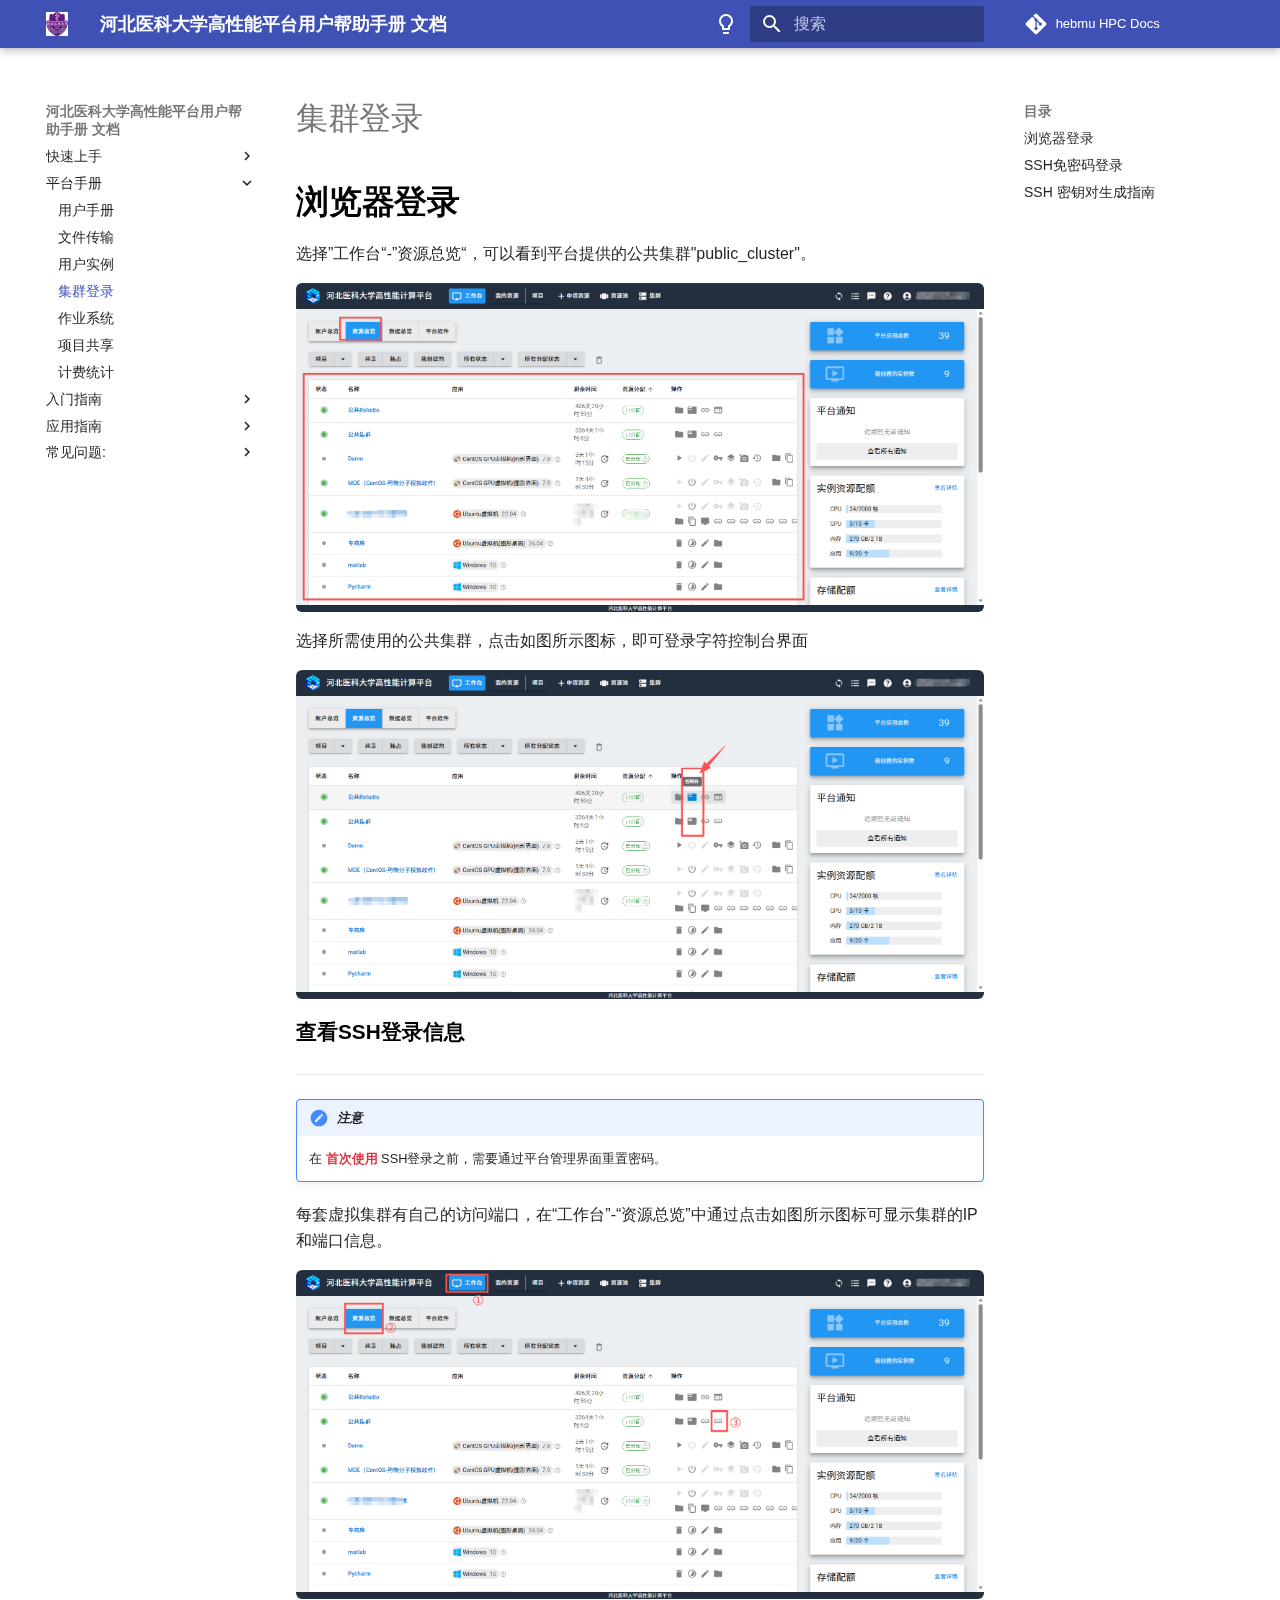
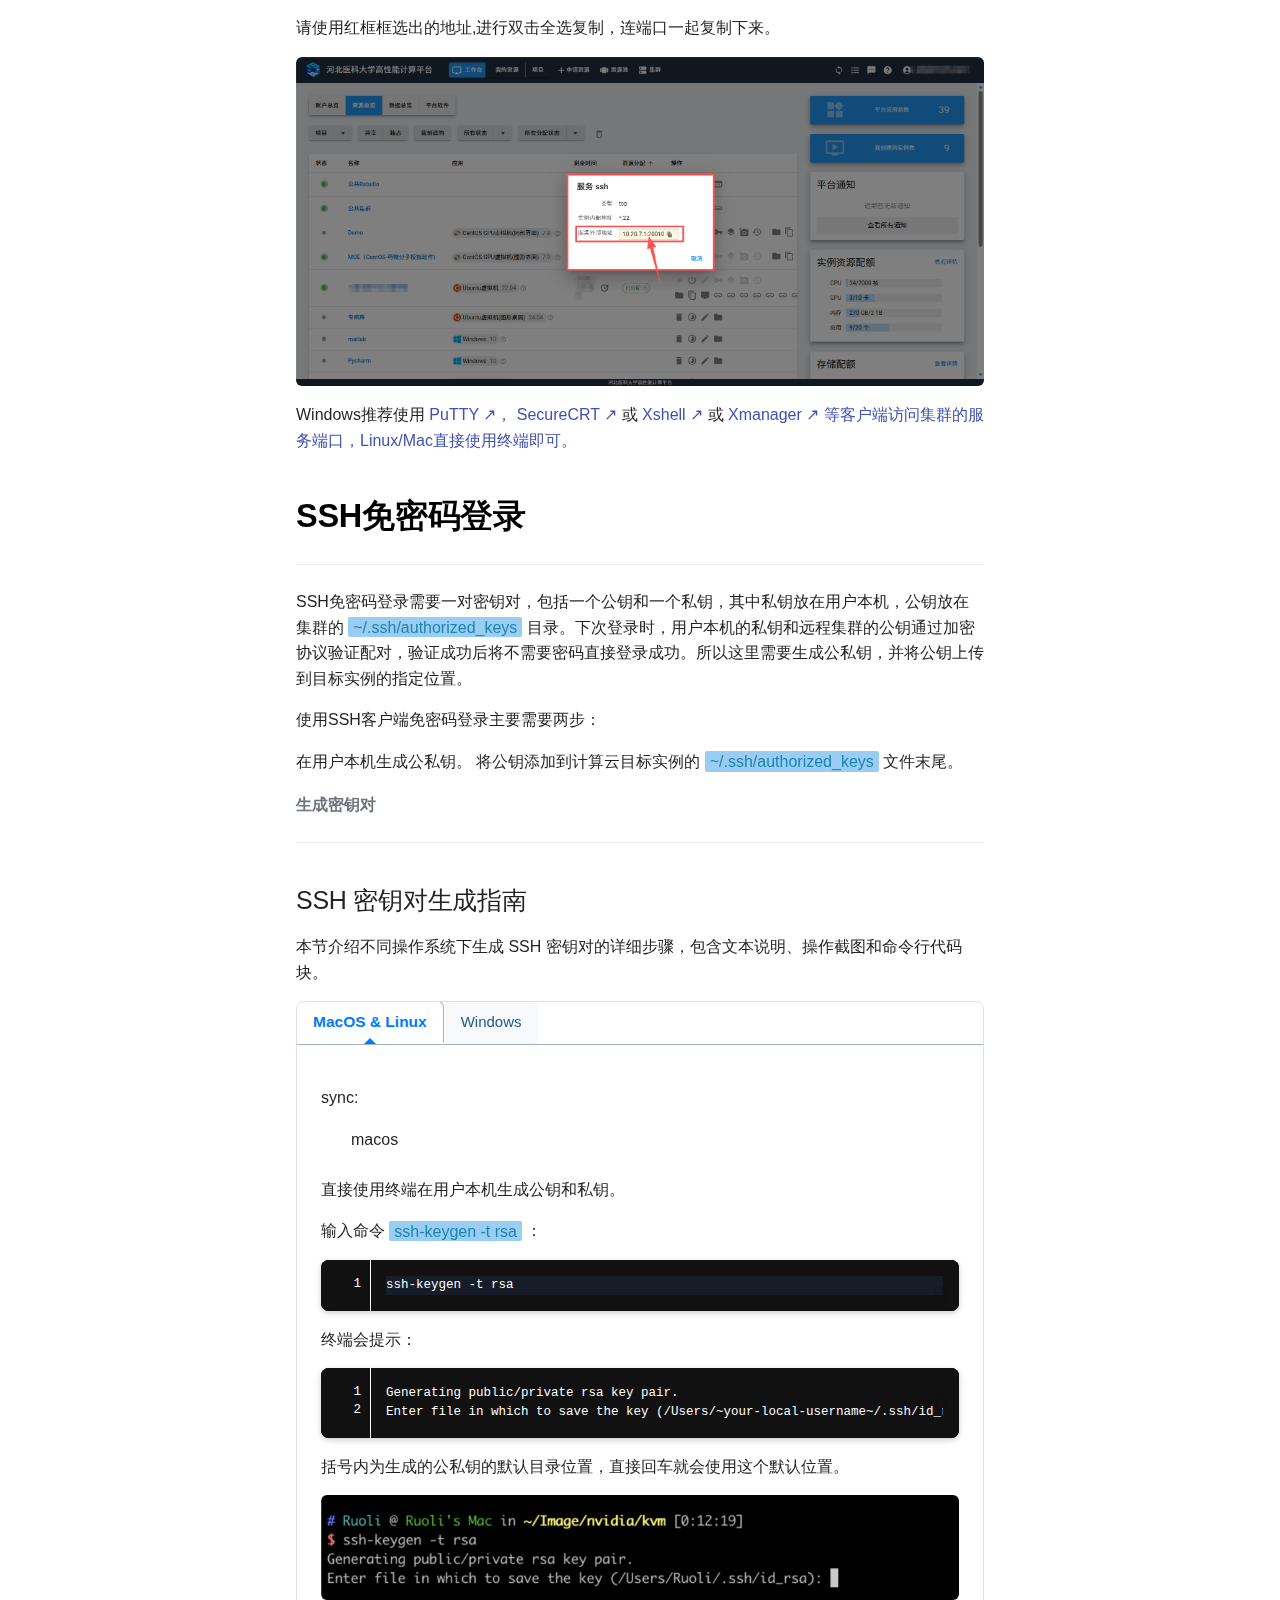
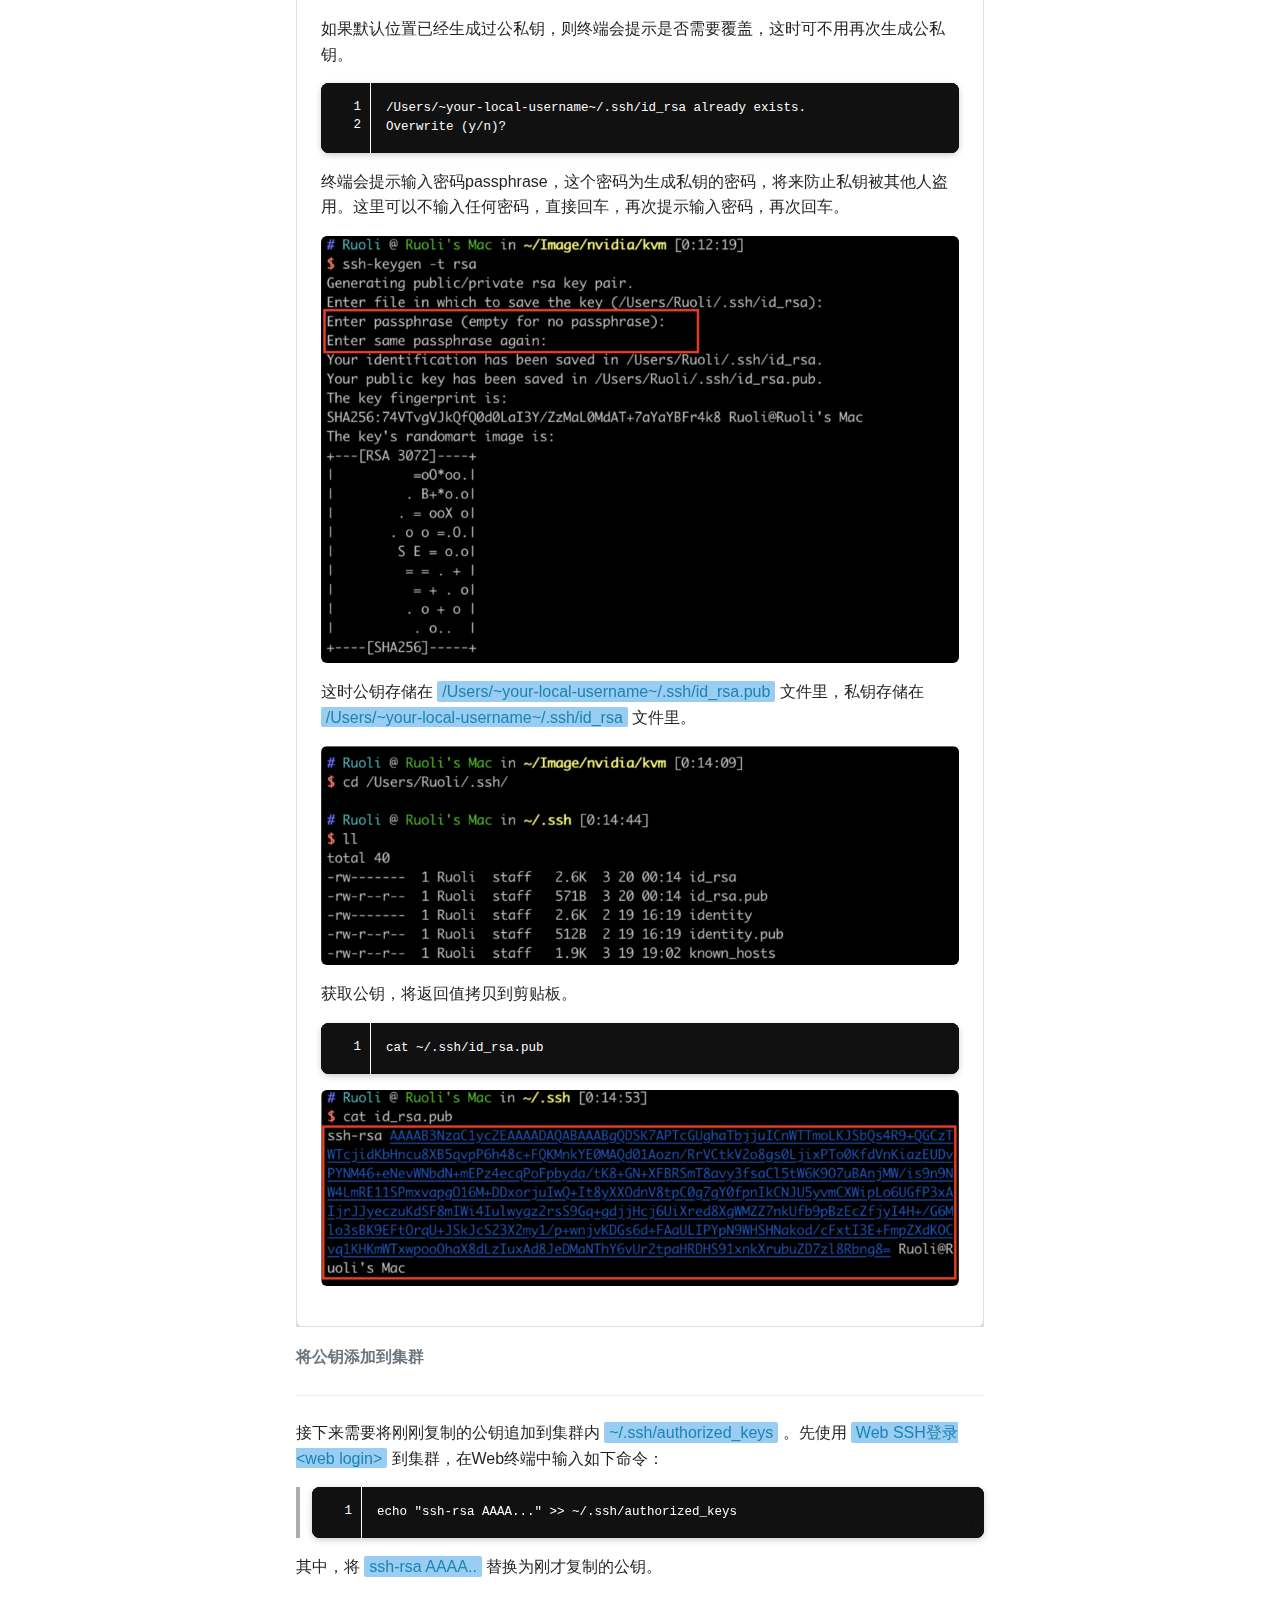
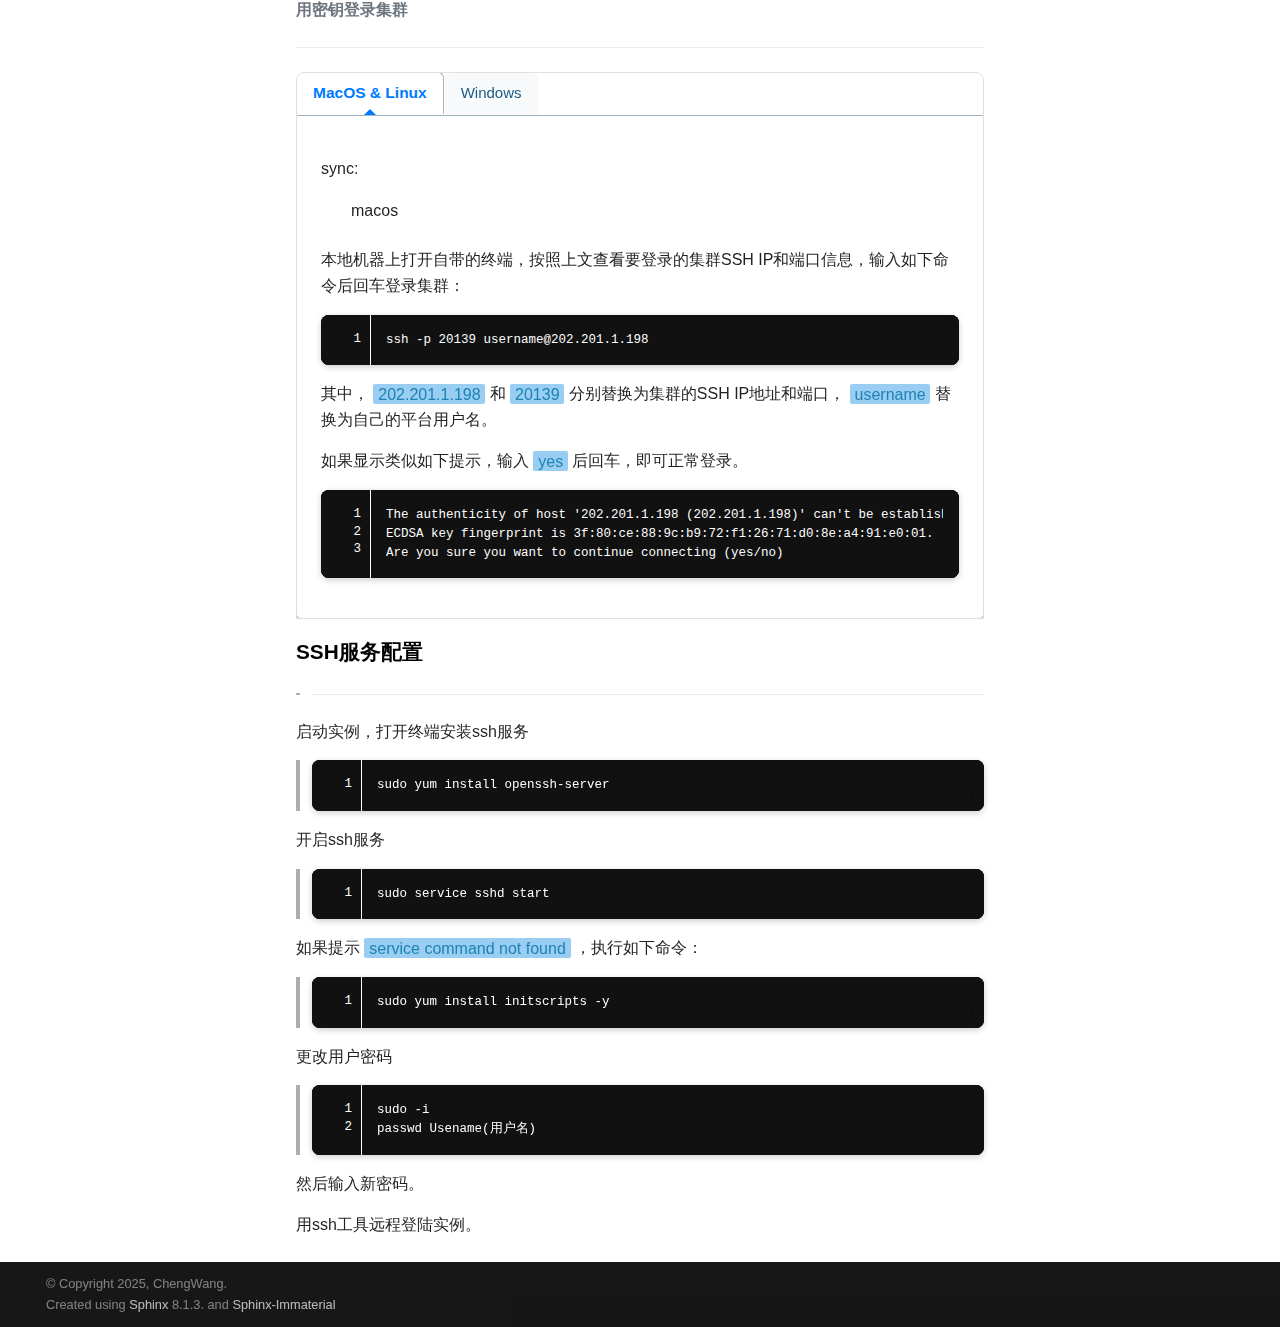
<file: 02-platformmanual/clusterLogin.html>
<!doctype html>
<html lang="zh" class="no-js">
  <head>
    
      <meta charset="utf-8">
      <meta name="viewport" content="width=device-width,initial-scale=1">
      
      
      
      
        <link rel="prev" href="userInstance.html">
      
      
        <link rel="next" href="jobSystem.html">
      
      
      <link rel="icon" href="">
    
    
      
        <title>集群登录 - 河北医科大学高性能平台用户帮助手册  文档</title>
      
    
    
      
        
      
      


    
    
      
    
    
      
    
        <link rel="stylesheet" type="text/css" href="../_static/sphinx_immaterial_theme.cf2c65c97ee1b6f01.min.css?v=0a68cab4" />
        <link rel="stylesheet" type="text/css" href="../_static/copybutton.css?v=76b2166b" />
        <link rel="stylesheet" type="text/css" href="../_static/tabs.css?v=a5c4661c" />
        <link rel="stylesheet" type="text/css" href="../_static/css/medium-zoom.css" />
        <link rel="stylesheet" type="text/css" href="../_static/css/lightbox.css?v=8d5ccc8a" />
        <link rel="stylesheet" type="text/css" href="../_static/css/custom.css?v=022b16a3" />
        <link rel="stylesheet" type="text/css" href="../_static/css/custom_tab.css?v=6245d250" />
        <link rel="stylesheet" type="text/css" href="../_static/css/custom_code_style.css?v=569779d5" />
    <script>__md_scope=new URL("..",location),__md_hash=e=>[...e].reduce(((e,_)=>(e<<5)-e+_.charCodeAt(0)),0),__md_get=(e,_=localStorage,t=__md_scope)=>JSON.parse(_.getItem(t.pathname+"."+e)),__md_set=(e,_,t=localStorage,a=__md_scope)=>{try{t.setItem(a.pathname+"."+e,JSON.stringify(_))}catch(e){}}</script>
    
      
  


  
  

<script id="__analytics">function __md_analytics(){function e(){dataLayer.push(arguments)}window.dataLayer=window.dataLayer||[],e("js",new Date),e("config","G-VGHWLGCC9B"),document.addEventListener("DOMContentLoaded",(function(){document.forms.search&&document.forms.search.query.addEventListener("blur",(function(){this.value&&e("event","search",{search_term:this.value})}));document$.subscribe((function(){var t=document.forms.feedback;if(void 0!==t)for(var a of t.querySelectorAll("[type=submit]"))a.addEventListener("click",(function(a){a.preventDefault();var n=document.location.pathname,d=this.getAttribute("data-md-value");e("event","feedback",{page:n,data:d}),t.firstElementChild.disabled=!0;var r=t.querySelector(".md-feedback__note [data-md-value='"+d+"']");r&&(r.hidden=!1)})),t.hidden=!1})),location$.subscribe((function(t){e("config","G-VGHWLGCC9B",{page_path:t.pathname})}))}));var t=document.createElement("script");t.async=!0,t.src="https://www.googletagmanager.com/gtag/js?id=G-VGHWLGCC9B",document.getElementById("__analytics").insertAdjacentElement("afterEnd",t)}</script>
  
    <script>"undefined"!=typeof __md_analytics&&__md_analytics()</script>
  

    
    
    
  </head>
  
  
    
    
      
    
    
    
    
    <body dir="ltr" data-md-color-scheme="default" data-md-color-primary="indigo" data-md-color-accent="indigo">
  
    
    <input class="md-toggle" data-md-toggle="drawer" type="checkbox" id="__drawer" autocomplete="off">
    <input class="md-toggle" data-md-toggle="search" type="checkbox" id="__search" autocomplete="off">
    <label class="md-overlay" for="__drawer"></label>
    <div data-md-component="skip">
      
        
        <a href="#id2" class="md-skip">
          跳转至
        </a>
      
    </div>
    <div data-md-component="announce">
      
    </div>
    
    
      

  

<header class="md-header md-header--shadow" data-md-component="header">
  <nav class="md-header__inner md-grid" aria-label="页眉">
    <a href="../index.html" title="河北医科大学高性能平台用户帮助手册  文档" class="md-header__button md-logo" aria-label="河北医科大学高性能平台用户帮助手册  文档" data-md-component="logo">
      <img src="../_static/logo.png" alt="logo">
    </a>
    <label class="md-header__button md-icon" for="__drawer">
      
      <svg xmlns="http://www.w3.org/2000/svg" viewBox="0 0 24 24"><path d="M3 6h18v2H3zm0 5h18v2H3zm0 5h18v2H3z"/></svg>
    </label>
    <div class="md-header__title" data-md-component="header-title">
      <div class="md-header__ellipsis">
        <div class="md-header__topic">
          <span class="md-ellipsis">
            河北医科大学高性能平台用户帮助手册  文档
          </span>
        </div>
        <div class="md-header__topic" data-md-component="header-topic">
          <span class="md-ellipsis">
            
              集群登录
            
          </span>
        </div>
      </div>
    </div>
    
      
        <form class="md-header__option" data-md-component="palette">
  
    
    
    
    <input class="md-option" data-md-color-media="(prefers-color-scheme: light)" data-md-color-scheme="default" data-md-color-primary="indigo" data-md-color-accent="indigo"  aria-label="Switch to dark mode"  type="radio" name="__palette" id="__palette_0">
    
      <label class="md-header__button md-icon" title="Switch to dark mode" for="__palette_1" hidden>
        <svg xmlns="http://www.w3.org/2000/svg" viewBox="0 0 24 24"><path d="M12 2a7 7 0 0 1 7 7c0 2.38-1.19 4.47-3 5.74V17a1 1 0 0 1-1 1H9a1 1 0 0 1-1-1v-2.26C6.19 13.47 5 11.38 5 9a7 7 0 0 1 7-7M9 21v-1h6v1a1 1 0 0 1-1 1h-4a1 1 0 0 1-1-1m3-17a5 5 0 0 0-5 5c0 2.05 1.23 3.81 3 4.58V16h4v-2.42c1.77-.77 3-2.53 3-4.58a5 5 0 0 0-5-5"/></svg>
      </label>
    
  
    
    
    
    <input class="md-option" data-md-color-media="(prefers-color-scheme: dark)" data-md-color-scheme="slate" data-md-color-primary="indigo" data-md-color-accent="indigo"  aria-label="Switch to light mode"  type="radio" name="__palette" id="__palette_1">
    
      <label class="md-header__button md-icon" title="Switch to light mode" for="__palette_0" hidden>
        <svg xmlns="http://www.w3.org/2000/svg" viewBox="0 0 24 24"><path d="M12 2a7 7 0 0 0-7 7c0 2.38 1.19 4.47 3 5.74V17a1 1 0 0 0 1 1h6a1 1 0 0 0 1-1v-2.26c1.81-1.27 3-3.36 3-5.74a7 7 0 0 0-7-7M9 21a1 1 0 0 0 1 1h4a1 1 0 0 0 1-1v-1H9z"/></svg>
      </label>
    
  
</form>
      
    
    
      <script>var palette=__md_get("__palette");if(palette&&palette.color){if("(prefers-color-scheme)"===palette.color.media){var media=matchMedia("(prefers-color-scheme: light)"),input=document.querySelector(media.matches?"[data-md-color-media='(prefers-color-scheme: light)']":"[data-md-color-media='(prefers-color-scheme: dark)']");palette.color.media=input.getAttribute("data-md-color-media"),palette.color.scheme=input.getAttribute("data-md-color-scheme"),palette.color.primary=input.getAttribute("data-md-color-primary"),palette.color.accent=input.getAttribute("data-md-color-accent")}for(var[key,value]of Object.entries(palette.color))document.body.setAttribute("data-md-color-"+key,value)}</script>
    
    
    
      <label class="md-header__button md-icon" for="__search">
        
        <svg xmlns="http://www.w3.org/2000/svg" viewBox="0 0 24 24"><path d="M9.5 3A6.5 6.5 0 0 1 16 9.5c0 1.61-.59 3.09-1.56 4.23l.27.27h.79l5 5-1.5 1.5-5-5v-.79l-.27-.27A6.52 6.52 0 0 1 9.5 16 6.5 6.5 0 0 1 3 9.5 6.5 6.5 0 0 1 9.5 3m0 2C7 5 5 7 5 9.5S7 14 9.5 14 14 12 14 9.5 12 5 9.5 5"/></svg>
      </label>
      <div class="md-search" data-md-component="search" role="dialog">
  <label class="md-search__overlay" for="__search"></label>
  <div class="md-search__inner" role="search">
    <form class="md-search__form" name="search">
      <input type="text" class="md-search__input" name="query" aria-label="搜索" placeholder="搜索" autocapitalize="off" autocorrect="off" autocomplete="off" spellcheck="false" data-md-component="search-query" required>
      <label class="md-search__icon md-icon" for="__search">
        
        <svg xmlns="http://www.w3.org/2000/svg" viewBox="0 0 24 24"><path d="M9.5 3A6.5 6.5 0 0 1 16 9.5c0 1.61-.59 3.09-1.56 4.23l.27.27h.79l5 5-1.5 1.5-5-5v-.79l-.27-.27A6.52 6.52 0 0 1 9.5 16 6.5 6.5 0 0 1 3 9.5 6.5 6.5 0 0 1 9.5 3m0 2C7 5 5 7 5 9.5S7 14 9.5 14 14 12 14 9.5 12 5 9.5 5"/></svg>
        
        <svg xmlns="http://www.w3.org/2000/svg" viewBox="0 0 24 24"><path d="M20 11v2H8l5.5 5.5-1.42 1.42L4.16 12l7.92-7.92L13.5 5.5 8 11z"/></svg>
      </label>
      <nav class="md-search__options" aria-label="查找">
        
        <button type="reset" class="md-search__icon md-icon" title="清空当前内容" aria-label="清空当前内容" tabindex="-1">
          
          <svg xmlns="http://www.w3.org/2000/svg" viewBox="0 0 24 24"><path d="M19 6.41 17.59 5 12 10.59 6.41 5 5 6.41 10.59 12 5 17.59 6.41 19 12 13.41 17.59 19 19 17.59 13.41 12z"/></svg>
        </button>
      </nav>
      
    </form>
    <div class="md-search__output">
      <div class="md-search__scrollwrap" tabindex="0" data-md-scrollfix>
        <div class="md-search-result" data-md-component="search-result">
          <div class="md-search-result__meta">
            正在初始化搜索引擎
          </div>
          <ol class="md-search-result__list" role="presentation"></ol>
        </div>
      </div>
    </div>
  </div>
</div>
    
    
      <div class="md-header__source">
        <a href="https://chengwang97.github.io/docs.hpc.msdc.hebmu.edu/" title="前往仓库" class="md-source" data-md-component="source">
  <div class="md-source__icon md-icon">
    
    <svg xmlns="http://www.w3.org/2000/svg" viewBox="0 0 448 512"><!--! Font Awesome Free 6.7.2 by @fontawesome - https://fontawesome.com License - https://fontawesome.com/license/free (Icons: CC BY 4.0, Fonts: SIL OFL 1.1, Code: MIT License) Copyright 2024 Fonticons, Inc.--><path d="M439.55 236.05 244 40.45a28.87 28.87 0 0 0-40.81 0l-40.66 40.63 51.52 51.52c27.06-9.14 52.68 16.77 43.39 43.68l49.66 49.66c34.23-11.8 61.18 31 35.47 56.69-26.49 26.49-70.21-2.87-56-37.34L240.22 199v121.85c25.3 12.54 22.26 41.85 9.08 55a34.34 34.34 0 0 1-48.55 0c-17.57-17.6-11.07-46.91 11.25-56v-123c-20.8-8.51-24.6-30.74-18.64-45L142.57 101 8.45 235.14a28.86 28.86 0 0 0 0 40.81l195.61 195.6a28.86 28.86 0 0 0 40.8 0l194.69-194.69a28.86 28.86 0 0 0 0-40.81"/></svg>
  </div>
  <div class="md-source__repository">
    hebmu HPC Docs
  </div>
</a>
      </div>
    
  </nav>
  
</header>
    
    <div class="md-container" data-md-component="container">
      
      
      
      
        
          
        
      
      <main class="md-main" data-md-component="main">
        <div class="md-main__inner md-grid">
          
            
              
              <div class="md-sidebar md-sidebar--primary" data-md-component="sidebar" data-md-type="navigation" >
                <div class="md-sidebar__scrollwrap">
                  <div class="md-sidebar__inner">
                    



<nav class="md-nav md-nav--primary" aria-label="导航栏" data-md-level="0">
  <label class="md-nav__title" for="__drawer">
    <a href="../index.html" title="河北医科大学高性能平台用户帮助手册  文档" class="md-nav__button md-logo" aria-label="河北医科大学高性能平台用户帮助手册  文档" data-md-component="logo">
      <img src="../_static/logo.png" alt="logo">
    </a>
    河北医科大学高性能平台用户帮助手册  文档
  </label>
  
    <div class="md-nav__source">
      <a href="https://chengwang97.github.io/docs.hpc.msdc.hebmu.edu/" title="前往仓库" class="md-source" data-md-component="source">
  <div class="md-source__icon md-icon">
    
    <svg xmlns="http://www.w3.org/2000/svg" viewBox="0 0 448 512"><!--! Font Awesome Free 6.7.2 by @fontawesome - https://fontawesome.com License - https://fontawesome.com/license/free (Icons: CC BY 4.0, Fonts: SIL OFL 1.1, Code: MIT License) Copyright 2024 Fonticons, Inc.--><path d="M439.55 236.05 244 40.45a28.87 28.87 0 0 0-40.81 0l-40.66 40.63 51.52 51.52c27.06-9.14 52.68 16.77 43.39 43.68l49.66 49.66c34.23-11.8 61.18 31 35.47 56.69-26.49 26.49-70.21-2.87-56-37.34L240.22 199v121.85c25.3 12.54 22.26 41.85 9.08 55a34.34 34.34 0 0 1-48.55 0c-17.57-17.6-11.07-46.91 11.25-56v-123c-20.8-8.51-24.6-30.74-18.64-45L142.57 101 8.45 235.14a28.86 28.86 0 0 0 0 40.81l195.61 195.6a28.86 28.86 0 0 0 40.8 0l194.69-194.69a28.86 28.86 0 0 0 0-40.81"/></svg>
  </div>
  <div class="md-source__repository">
    hebmu HPC Docs
  </div>
</a>
    </div>
  
  <ul class="md-nav__list" data-md-scrollfix>
    
      
      
  
  
  
  
    
    
    
    <li class="md-nav__item md-nav__item--nested">
      
        
        
        <input class="md-nav__toggle md-toggle " type="checkbox" id="__nav_1" >
        
          
          <label class="md-nav__link" for="__nav_1" id="__nav_1_label" tabindex="0">
            
  
  
  <span class="md-ellipsis">
    <span>快速上手</span>
    
  </span>
  

            <span class="md-nav__icon md-icon"></span>
          </label>
        
        <nav class="md-nav" data-md-level="1" aria-labelledby="__nav_1_label" aria-expanded="false">
          <label class="md-nav__title" for="__nav_1">
            <span class="md-nav__icon md-icon"></span>
            <span>快速上手</span>
          </label>
          <ul class="md-nav__list" data-md-scrollfix>
            
              
                
  
  
  
  
  
    <li class="md-nav__item">
      <a href="../01-getQuickstart/resourcebuild.html" class="md-nav__link">
        
  
  
  <span class="md-ellipsis">
    <span>申请资源</span>
    
  </span>
  

      </a>
    </li>
  

              
            
              
                
  
  
  
  
  
    <li class="md-nav__item">
      <a href="../01-getQuickstart/submitjobs.html" class="md-nav__link">
        
  
  
  <span class="md-ellipsis">
    <span>提交集群作业</span>
    
  </span>
  

      </a>
    </li>
  

              
            
              
                
  
  
  
  
  
    <li class="md-nav__item">
      <a href="../01-getQuickstart/dashboard.html" class="md-nav__link">
        
  
  
  <span class="md-ellipsis">
    <span>工作台</span>
    
  </span>
  

      </a>
    </li>
  

              
            
              
                
  
  
  
  
  
    <li class="md-nav__item">
      <a href="../01-getQuickstart/pool.html" class="md-nav__link">
        
  
  
  <span class="md-ellipsis">
    <span>资源池</span>
    
  </span>
  

      </a>
    </li>
  

              
            
              
                
  
  
  
  
  
    <li class="md-nav__item">
      <a href="../about.html" class="md-nav__link">
        
  
  
  <span class="md-ellipsis">
    <span>关于</span>
    
  </span>
  

      </a>
    </li>
  

              
            
          </ul>
        </nav>
      
    </li>
  
  

    
      
      
  
  
    
  
  
  
    
    
    
    <li class="md-nav__item md-nav__item--active md-nav__item--nested">
      
        
        
        <input class="md-nav__toggle md-toggle " type="checkbox" id="__nav_2" checked>
        
          
          <label class="md-nav__link" for="__nav_2" id="__nav_2_label" tabindex="0">
            
  
  
  <span class="md-ellipsis">
    <span>平台手册</span>
    
  </span>
  

            <span class="md-nav__icon md-icon"></span>
          </label>
        
        <nav class="md-nav" data-md-level="1" aria-labelledby="__nav_2_label" aria-expanded="true">
          <label class="md-nav__title" for="__nav_2">
            <span class="md-nav__icon md-icon"></span>
            <span>平台手册</span>
          </label>
          <ul class="md-nav__list" data-md-scrollfix>
            
              
                
  
  
  
  
  
    <li class="md-nav__item">
      <a href="userManual.html" class="md-nav__link">
        
  
  
  <span class="md-ellipsis">
    <span>用户手册</span>
    
  </span>
  

      </a>
    </li>
  

              
            
              
                
  
  
  
  
  
    <li class="md-nav__item">
      <a href="fileTransfer.html" class="md-nav__link">
        
  
  
  <span class="md-ellipsis">
    <span>文件传输</span>
    
  </span>
  

      </a>
    </li>
  

              
            
              
                
  
  
  
  
  
    <li class="md-nav__item">
      <a href="userInstance.html" class="md-nav__link">
        
  
  
  <span class="md-ellipsis">
    <span>用户实例</span>
    
  </span>
  

      </a>
    </li>
  

              
            
              
                
  
  
    
  
    
  
  
  
    <li class="md-nav__item md-nav__item--active">
      
      
      <input class="md-nav__toggle md-toggle" type="checkbox" id="__toc">
      
        <label class="md-nav__link md-nav__link--active" for="__toc">
          
  
  
  <span class="md-ellipsis">
    <span>集群登录</span>
    
  </span>
  

          <span class="md-nav__icon md-icon"></span>
        </label>
      
      <a href="#" class="md-nav__link md-nav__link--active">
        
  
  
  <span class="md-ellipsis">
    <span>集群登录</span>
    
  </span>
  

      </a>
      
        

<nav class="md-nav md-nav--secondary">
  
  
    
  
  
    <label class="md-nav__title" for="__toc">
      <span class="md-nav__icon md-icon"></span>
      目录
    </label>
    <ul class="md-nav__list" data-md-component="toc" data-md-scrollfix>
      
        <li class="md-nav__item">
  <a href="#id2" class="md-nav__link">
    
    <span class="md-ellipsis">
      <span title=":black:`浏览器登录` (引用标签)"><span>浏览器登录</span></span>
    </span>
  </a>
  
</li>
      
        <li class="md-nav__item">
  <a href="#ssh" class="md-nav__link">
    
    <span class="md-ellipsis">
      <span title=":black:`ssh免密码登录` (引用标签)"><span>SSH免密码登录</span></span>
    </span>
  </a>
  
</li>
      
        <li class="md-nav__item">
  <a href="#id3" class="md-nav__link">
    
    <span class="md-ellipsis">
      <span title="ssh 密钥对生成指南 (引用标签)"><span>SSH 密钥对生成指南</span></span>
    </span>
  </a>
  
</li>
      
    </ul>
  
</nav>
      
    </li>
  

              
            
              
                
  
  
  
  
  
    <li class="md-nav__item">
      <a href="jobSystem.html" class="md-nav__link">
        
  
  
  <span class="md-ellipsis">
    <span>作业系统</span>
    
  </span>
  

      </a>
    </li>
  

              
            
              
                
  
  
  
  
  
    <li class="md-nav__item">
      <a href="projectSharing.html" class="md-nav__link">
        
  
  
  <span class="md-ellipsis">
    <span>项目共享</span>
    
  </span>
  

      </a>
    </li>
  

              
            
              
                
  
  
  
  
  
    <li class="md-nav__item">
      <a href="billingStatistics.html" class="md-nav__link">
        
  
  
  <span class="md-ellipsis">
    <span>计费统计</span>
    
  </span>
  

      </a>
    </li>
  

              
            
          </ul>
        </nav>
      
    </li>
  
  

    
      
      
  
  
  
  
    
    
    
    <li class="md-nav__item md-nav__item--nested">
      
        
        
        <input class="md-nav__toggle md-toggle " type="checkbox" id="__nav_3" >
        
          
          <label class="md-nav__link" for="__nav_3" id="__nav_3_label" tabindex="0">
            
  
  
  <span class="md-ellipsis">
    <span>入门指南</span>
    
  </span>
  

            <span class="md-nav__icon md-icon"></span>
          </label>
        
        <nav class="md-nav" data-md-level="1" aria-labelledby="__nav_3_label" aria-expanded="false">
          <label class="md-nav__title" for="__nav_3">
            <span class="md-nav__icon md-icon"></span>
            <span>入门指南</span>
          </label>
          <ul class="md-nav__list" data-md-scrollfix>
            
              
                
  
  
  
  
  
    <li class="md-nav__item">
      <a href="../03-startGuide/Linux.html" class="md-nav__link">
        
  
  
  <span class="md-ellipsis">
    <span>Linux基本操作</span>
    
  </span>
  

      </a>
    </li>
  

              
            
              
                
  
  
  
  
  
    <li class="md-nav__item">
      <a href="../03-startGuide/Conda.html" class="md-nav__link">
        
  
  
  <span class="md-ellipsis">
    <span>Conda</span>
    
  </span>
  

      </a>
    </li>
  

              
            
              
                
  
  
  
  
  
    <li class="md-nav__item">
      <a href="../03-startGuide/Spack.html" class="md-nav__link">
        
  
  
  <span class="md-ellipsis">
    <span>Spack</span>
    
  </span>
  

      </a>
    </li>
  

              
            
              
                
  
  
  
  
  
    <li class="md-nav__item">
      <a href="../03-startGuide/Tmux.html" class="md-nav__link">
        
  
  
  <span class="md-ellipsis">
    <span>Tmux</span>
    
  </span>
  

      </a>
    </li>
  

              
            
          </ul>
        </nav>
      
    </li>
  
  

    
      
      
  
  
  
  
    
    
    
    <li class="md-nav__item md-nav__item--nested">
      
        
        
        <input class="md-nav__toggle md-toggle " type="checkbox" id="__nav_4" >
        
          
          <label class="md-nav__link" for="__nav_4" id="__nav_4_label" tabindex="0">
            
  
  
  <span class="md-ellipsis">
    <span>应用指南</span>
    
  </span>
  

            <span class="md-nav__icon md-icon"></span>
          </label>
        
        <nav class="md-nav" data-md-level="1" aria-labelledby="__nav_4_label" aria-expanded="false">
          <label class="md-nav__title" for="__nav_4">
            <span class="md-nav__icon md-icon"></span>
            <span>应用指南</span>
          </label>
          <ul class="md-nav__list" data-md-scrollfix>
            
              
                
  
  
  
  
  
    <li class="md-nav__item">
      <a href="../04-application/Ubuntu.html" class="md-nav__link">
        
  
  
  <span class="md-ellipsis">
    <span>Ubuntu</span>
    
  </span>
  

      </a>
    </li>
  

              
            
          </ul>
        </nav>
      
    </li>
  
  

    
      
      
  
  
  
  
    
    
    
    <li class="md-nav__item md-nav__item--nested">
      
        
        
        <input class="md-nav__toggle md-toggle " type="checkbox" id="__nav_5" >
        
          
          <label class="md-nav__link" for="__nav_5" id="__nav_5_label" tabindex="0">
            
  
  
  <span class="md-ellipsis">
    <span>常见问题:<wbr></span>
    
  </span>
  

            <span class="md-nav__icon md-icon"></span>
          </label>
        
        <nav class="md-nav" data-md-level="1" aria-labelledby="__nav_5_label" aria-expanded="false">
          <label class="md-nav__title" for="__nav_5">
            <span class="md-nav__icon md-icon"></span>
            <span>常见问题:<wbr></span>
          </label>
          <ul class="md-nav__list" data-md-scrollfix>
            
              
                
  
  
  
  
  
    <li class="md-nav__item">
      <a href="../05-faq/moe.html" class="md-nav__link">
        
  
  
  <span class="md-ellipsis">
    <span>moe</span>
    
  </span>
  

      </a>
    </li>
  

              
            
          </ul>
        </nav>
      
    </li>
  
  

    
  </ul>
</nav>
                  </div>
                </div>
              </div>
            
            
              
              <div class="md-sidebar md-sidebar--secondary" data-md-component="sidebar" data-md-type="toc" >
                <div class="md-sidebar__scrollwrap">
                  <div class="md-sidebar__inner">
                    

<nav class="md-nav md-nav--secondary">
  
  
  
    <label class="md-nav__title" for="__toc">
      <span class="md-nav__icon md-icon"></span>
      目录
    </label>
    <ul class="md-nav__list" data-md-component="toc" data-md-scrollfix>
      
        <li class="md-nav__item">
  <a href="#id2" class="md-nav__link">
    
    <span class="md-ellipsis">
      <span title=":black:`浏览器登录` (引用标签)"><span>浏览器登录</span></span>
    </span>
  </a>
  
</li>
      
        <li class="md-nav__item">
  <a href="#ssh" class="md-nav__link">
    
    <span class="md-ellipsis">
      <span title=":black:`ssh免密码登录` (引用标签)"><span>SSH免密码登录</span></span>
    </span>
  </a>
  
</li>
      
        <li class="md-nav__item">
  <a href="#id3" class="md-nav__link">
    
    <span class="md-ellipsis">
      <span title="ssh 密钥对生成指南 (引用标签)"><span>SSH 密钥对生成指南</span></span>
    </span>
  </a>
  
</li>
      
    </ul>
  
</nav>
                  </div>
                </div>
              </div>
            
          
          
            <div class="md-content" data-md-component="content">
              <article class="md-content__inner md-typeset" role="main">
                
                
                  


<h1 id="id1">集群登录<a class="headerlink" href="#id1" title="Link to this heading">¶</a></h1>
<h2 id="id2"><span class="big bold black">浏览器登录</span><a class="headerlink" href="#id2" title="Link to this heading">¶</a></h2>
<p>选择”工作台“-”资源总览“，可以看到平台提供的公共集群&quot;public_cluster&quot;。</p>
<figure class="align-default">
<a class="zoomable reference internal image-reference" href="../_images/clusterLogin_1.png"><img alt="资源总览页面" class="zoomable" src="../_images/clusterLogin_1.png" style="width: 100%;" />
</a>
</figure>
<p>选择所需使用的公共集群，点击如图所示图标，即可登录字符控制台界面</p>
<figure class="align-default">
<a class="zoomable reference internal image-reference" href="../_images/clusterLogin_2.png"><img alt="公共集群页面" class="zoomable" src="../_images/clusterLogin_2.png" style="width: 100%;" />
</a>
</figure>
<p><span class="big bold black">查看SSH登录信息</span></p>
<hr class="divider_black"><div class="admonition">
<p class="admonition-title"><cite>注意</cite></p>
<p>在 <span class="bold red">首次使用</span> SSH登录之前，需要通过平台管理界面重置密码。</p>
</div>
<p>每套虚拟集群有自己的访问端口，在“工作台”-“资源总览”中通过点击如图所示图标可显示集群的IP和端口信息。</p>
<figure class="align-default">
<a class="zoomable reference internal image-reference" href="../_images/clusterLogin_3.png"><img alt="公共集群SSH登录信息页面" class="zoomable" src="../_images/clusterLogin_3.png" style="width: 100%;" />
</a>
</figure>
<p>请使用红框框选出的地址,进行双击全选复制，连端口一起复制下来。</p>
<figure class="align-default">
<a class="zoomable reference internal image-reference" href="../_images/clusterLogin_4.png"><img alt="公共集群SSH登录信息页面2" class="zoomable" src="../_images/clusterLogin_4.png" style="width: 100%;" />
</a>
</figure>
<p>Windows推荐使用
<a href="https://www.chiark.greenend.org.uk/~sgtatham/putty/"
   target="_blank"
   rel="noopener noreferrer">
   PuTTY ↗，
</a>
<a href="https://www.vandyke.com/products/securecrt/"
   target="_blank"
   rel="noopener noreferrer">
   SecureCRT ↗
</a> 或
<a href="https://www.netsarang.com/en/xshell/"
   target="_blank"
   rel="noopener noreferrer">
   Xshell ↗
</a> 或
<a href="https://www.netsarang.com/en/xmanager/"
   target="_blank"
   rel="noopener noreferrer">
   Xmanager ↗ 等客户端访问集群的服务端口，Linux/Mac直接使用终端即可。
</a>
</p><h2 id="ssh"><span class="big bold black">SSH免密码登录</span><a class="headerlink" href="#ssh" title="Link to this heading">¶</a></h2>
<hr class="divider_black"><p>SSH免密码登录需要一对密钥对，包括一个公钥和一个私钥，其中私钥放在用户本机，公钥放在集群的 <span class="font-blue">~/.ssh/authorized_keys</span> 目录。下次登录时，用户本机的私钥和远程集群的公钥通过加密协议验证配对，验证成功后将不需要密码直接登录成功。所以这里需要生成公私钥，并将公钥上传到目标实例的指定位置。</p>
<p>使用SSH客户端免密码登录主要需要两步：</p>
<p>在用户本机生成公私钥。
将公钥添加到计算云目标实例的 <span class="font-blue">~/.ssh/authorized_keys</span> 文件末尾。</p>
<p><span class="middle bold gray">生成密钥对</span></p>
<hr class="divider_gray"><h2 id="id3">SSH 密钥对生成指南<a class="headerlink" href="#id3" title="Link to this heading">¶</a></h2>
<p>本节介绍不同操作系统下生成 SSH 密钥对的详细步骤，包含文本说明、操作截图和命令行代码块。</p>
<div class="sphinx-tabs docutils container">
<div aria-label="Tabbed content" class="closeable" role="tablist"><button aria-controls="panel-0-0-0" aria-selected="true" class="sphinx-tabs-tab" id="tab-0-0-0" name="0-0" role="tab" tabindex="0">MacOS &amp; Linux</button><button aria-controls="panel-0-0-1" aria-selected="false" class="sphinx-tabs-tab" id="tab-0-0-1" name="0-1" role="tab" tabindex="-1">Windows</button></div><div aria-labelledby="tab-0-0-0" class="sphinx-tabs-panel" id="panel-0-0-0" name="0-0" role="tabpanel" tabindex="0"><dl class="field-list simple">
<dt class="field-odd">sync<span class="colon">:</span></dt>
<dd class="field-odd"><p>macos</p>
</dd>
</dl>
<p>直接使用终端在用户本机生成公钥和私钥。</p>
<p>输入命令 <span class="font-blue">ssh-keygen -t rsa</span> ：</p>
<div class="highlight-text notranslate"><div class="highlight"><table class="highlighttable"><tr><td class="linenos"><div class="linenodiv"><pre><span class="normal">1</span></pre></div></td><td class="code"><div><pre><span></span><code><span class="hll">ssh-keygen -t rsa
</span></code></pre></div></td></tr></table></div>
</div>
<p>终端会提示：</p>
<div class="highlight-text notranslate"><div class="highlight"><table class="highlighttable"><tr><td class="linenos"><div class="linenodiv"><pre><span class="normal">1</span>
<span class="normal">2</span></pre></div></td><td class="code"><div><pre><span></span><code>Generating public/private rsa key pair.
Enter file in which to save the key (/Users/~your-local-username~/.ssh/id_rsa):
</code></pre></div></td></tr></table></div>
</div>
<p>括号内为生成的公私钥的默认目录位置，直接回车就会使用这个默认位置。</p>
<figure class="align-center">
<a class="zoomable reference internal image-reference" href="../_images/clusterLogin_5.png"><img alt="生成公私钥" class="zoomable" src="../_images/clusterLogin_5.png" style="width: 100%;" />
</a>
</figure>
<p>如果默认位置已经生成过公私钥，则终端会提示是否需要覆盖，这时可不用再次生成公私钥。</p>
<div class="highlight-text notranslate"><div class="highlight"><table class="highlighttable"><tr><td class="linenos"><div class="linenodiv"><pre><span class="normal">1</span>
<span class="normal">2</span></pre></div></td><td class="code"><div><pre><span></span><code>/Users/~your-local-username~/.ssh/id_rsa already exists.
Overwrite (y/n)?
</code></pre></div></td></tr></table></div>
</div>
<p>终端会提示输入密码passphrase，这个密码为生成私钥的密码，将来防止私钥被其他人盗用。这里可以不输入任何密码，直接回车，再次提示输入密码，再次回车。</p>
<figure class="align-center">
<a class="zoomable reference internal image-reference" href="../_images/clusterLogin_6.png"><img alt="生成私钥" class="zoomable" src="../_images/clusterLogin_6.png" style="width: 100%;" />
</a>
</figure>
<p>这时公钥存储在 <span class="font-blue">/Users/~your-local-username~/.ssh/id_rsa.pub</span> 文件里，私钥存储在 <span class="font-blue">/Users/~your-local-username~/.ssh/id_rsa</span> 文件里。</p>
<figure class="align-center">
<a class="zoomable reference internal image-reference" href="../_images/clusterLogin_7.png"><img alt="公钥存储" class="zoomable" src="../_images/clusterLogin_7.png" style="width: 100%;" />
</a>
</figure>
<p>获取公钥，将返回值拷贝到剪贴板。</p>
<div class="highlight-text notranslate"><div class="highlight"><table class="highlighttable"><tr><td class="linenos"><div class="linenodiv"><pre><span class="normal">1</span></pre></div></td><td class="code"><div><pre><span></span><code>cat ~/.ssh/id_rsa.pub
</code></pre></div></td></tr></table></div>
</div>
<figure class="align-center">
<a class="zoomable reference internal image-reference" href="../_images/clusterLogin_8.png"><img alt="公钥获取" class="zoomable" src="../_images/clusterLogin_8.png" style="width: 100%;" />
</a>
</figure>
</div><div aria-labelledby="tab-0-0-1" class="sphinx-tabs-panel" hidden="true" id="panel-0-0-1" name="0-1" role="tabpanel" tabindex="0"><dl class="field-list simple">
<dt class="field-odd">sync<span class="colon">:</span></dt>
<dd class="field-odd"><p>windows-ssh</p>
</dd>
</dl>
<p>可以通过
<a href="https://www.chiark.greenend.org.uk/~sgtatham/putty/"
    target="_blank"
    rel="noopener noreferrer">
    PuTTY ↗
</a>
或
<a href="https://www.netsarang.com/en/free-for-home-school/"
    target="_blank"
    rel="noopener noreferrer">
    Xshell ↗
</a>
生成公私钥。下面以Xshell软件为例，介绍公私钥生成。</p><p>打开Xshell工具，工具栏有一个工具选项，点开选择新建用户密钥生成向导。</p>
<figure class="align-center">
<a class="zoomable reference internal image-reference" href="../_images/clusterLogin_9.png"><img alt="sehll工具" class="zoomable" src="../_images/clusterLogin_9.png" style="width: 100%;" />
</a>
</figure>
<p>密钥类型默认使用RSA，密钥长度默认2048位，点击下一步。</p>
<figure class="align-center">
<a class="zoomable reference internal image-reference" href="../_images/clusterLogin_10.png"><img alt="秘钥创建" class="zoomable" src="../_images/clusterLogin_10.png" style="width: 100%;" />
</a>
</figure>
<p>等待软件自动生成密钥对后点击下一步。</p>
<figure class="align-center">
<a class="zoomable reference internal image-reference" href="../_images/clusterLogin_11.png"><img alt="秘钥生成" class="zoomable" src="../_images/clusterLogin_11.png" style="width: 100%;" />
</a>
</figure>
<p>按照软件指引配置密钥名称和密码后点击下一步。</p>
<dl class="field-list simple">
<dt class="field-odd">warning<span class="colon">:</span></dt>
<dd class="field-odd"><p>该密码加密您的私钥文件，若遗忘，则需要重新生成公私钥并重新添加至集群，请牢记！</p>
</dd>
</dl>
<figure class="align-center">
<a class="zoomable reference internal image-reference" href="../_images/clusterLogin_11.png"><img alt="公钥" class="zoomable" src="../_images/clusterLogin_11.png" style="width: 100%;" />
</a>
</figure>
<p>软件会显示生成的公钥，选中公钥复制到剪贴板，然后点击结束，将公钥另存为文件。</p>
<figure class="align-center">
<a class="zoomable reference internal image-reference" href="../_images/clusterLogin_13.png"><img alt="公钥复制" class="zoomable" src="../_images/clusterLogin_13.png" style="width: 100%;" />
</a>
</figure>
<figure class="align-center">
<a class="zoomable reference internal image-reference" href="../_images/clusterLogin_14.png"><img alt="xshell演示" class="zoomable" src="../_images/clusterLogin_14.png" style="width: 100%;" />
</a>
</figure>
</div></div>
<p><span class="middle bold gray">将公钥添加到集群</span></p>
<hr class="divider_gray"><p>接下来需要将刚刚复制的公钥追加到集群内 <span class="font-blue">~/.ssh/authorized_keys</span> 。先使用 <span class="font-blue">Web SSH登录 &lt;web login&gt;</span> 到集群，在Web终端中输入如下命令：</p>
<blockquote>
<div><div class="highlight-text notranslate"><div class="highlight"><table class="highlighttable"><tr><td class="linenos"><div class="linenodiv"><pre><span class="normal">1</span></pre></div></td><td class="code"><div><pre><span></span><code>echo &quot;ssh-rsa AAAA...&quot; &gt;&gt; ~/.ssh/authorized_keys
</code></pre></div></td></tr></table></div>
</div>
</div></blockquote>
<p>其中，将 <span class="font-blue">ssh-rsa AAAA..</span> 替换为刚才复制的公钥。</p>
<p><span class="middle bold gray">用密钥登录集群</span></p>
<hr class="divider_gray"><div class="sphinx-tabs docutils container">
<div aria-label="Tabbed content" class="closeable" role="tablist"><button aria-controls="panel-1-1-0" aria-selected="true" class="sphinx-tabs-tab" id="tab-1-1-0" name="1-0" role="tab" tabindex="0">MacOS &amp; Linux</button><button aria-controls="panel-1-1-1" aria-selected="false" class="sphinx-tabs-tab" id="tab-1-1-1" name="1-1" role="tab" tabindex="-1">Windows</button></div><div aria-labelledby="tab-1-1-0" class="sphinx-tabs-panel" id="panel-1-1-0" name="1-0" role="tabpanel" tabindex="0"><dl class="field-list simple">
<dt class="field-odd">sync<span class="colon">:</span></dt>
<dd class="field-odd"><p>macos</p>
</dd>
</dl>
<p>本地机器上打开自带的终端，按照上文查看要登录的集群SSH IP和端口信息，输入如下命令后回车登录集群：</p>
<div class="highlight-text notranslate"><div class="highlight"><table class="highlighttable"><tr><td class="linenos"><div class="linenodiv"><pre><span class="normal">1</span></pre></div></td><td class="code"><div><pre><span></span><code>ssh -p 20139 username@202.201.1.198
</code></pre></div></td></tr></table></div>
</div>
<p>其中， <span class="font-blue">202.201.1.198</span> 和 <span class="font-blue">20139</span> 分别替换为集群的SSH IP地址和端口， <span class="font-blue">username</span> 替换为自己的平台用户名。</p>
<p>如果显示类似如下提示，输入 <span class="font-blue">yes</span> 后回车，即可正常登录。</p>
<div class="highlight-text notranslate"><div class="highlight"><table class="highlighttable"><tr><td class="linenos"><div class="linenodiv"><pre><span class="normal">1</span>
<span class="normal">2</span>
<span class="normal">3</span></pre></div></td><td class="code"><div><pre><span></span><code>The authenticity of host &#39;202.201.1.198 (202.201.1.198)&#39; can&#39;t be established.
ECDSA key fingerprint is 3f:80:ce:88:9c:b9:72:f1:26:71:d0:8e:a4:91:e0:01.
Are you sure you want to continue connecting (yes/no)
</code></pre></div></td></tr></table></div>
</div>
</div><div aria-labelledby="tab-1-1-1" class="sphinx-tabs-panel" hidden="true" id="panel-1-1-1" name="1-1" role="tabpanel" tabindex="0"><dl class="field-list simple">
<dt class="field-odd">sync<span class="colon">:</span></dt>
<dd class="field-odd"><p>macos</p>
</dd>
</dl>
<p>此处以
   <a href="https://www.netsarang.com/en/free-for-home-school/"
      target="_blank"
      rel="noopener noreferrer">
      Xshell ↗
   </a>
   登录为例。
</p><p>点击软件左上角新建会话属性，按照上文查看要登录的集群SSH IP和端口信息，输入SSH IP地址和端口后点击连接。</p>
<blockquote>
<div><figure class="align-center">
<a class="zoomable reference internal image-reference" href="../_images/clusterLogin_15.png"><img alt="新建会话属性" class="zoomable" src="../_images/clusterLogin_15.png" style="width: 100%;" />
</a>
</figure>
</div></blockquote>
<p>输入平台用户名后点击OK。</p>
<blockquote>
<div><figure class="align-center">
<a class="zoomable reference internal image-reference" href="../_images/clusterLogin_16.png"><img alt="用户名输入" class="zoomable" src="../_images/clusterLogin_16.png" style="width: 100%;" />
</a>
</figure>
</div></blockquote>
<p>在用户身份验证界面选择“Public Key”，选择上文中保存在本地的公钥文件。如果之前在生成密钥对时设置了密钥密码，还需要一并输入密码。</p>
<blockquote>
<div><figure class="align-center">
<a class="zoomable reference internal image-reference" href="../_images/clusterLogin_17.png"><img alt="身份验证" class="zoomable" src="../_images/clusterLogin_17.png" style="width: 100%;" />
</a>
</figure>
</div></blockquote>
<p>点击确认，成功登录。</p>
<blockquote>
<div><figure class="align-center">
<a class="zoomable reference internal image-reference" href="../_images/clusterLogin_18.png"><img alt="登陆成功" class="zoomable" src="../_images/clusterLogin_18.png" style="width: 100%;" />
</a>
</figure>
</div></blockquote>
</div></div>
<p><span class="big bold black">SSH服务配置</span></p>
<blockquote>
<div><hr class="driver_black"></div></blockquote>
<p>启动实例，打开终端安装ssh服务</p>
<blockquote>
<div><div class="highlight-text notranslate"><div class="highlight"><table class="highlighttable"><tr><td class="linenos"><div class="linenodiv"><pre><span class="normal">1</span></pre></div></td><td class="code"><div><pre><span></span><code>sudo yum install openssh-server
</code></pre></div></td></tr></table></div>
</div>
</div></blockquote>
<p>开启ssh服务</p>
<blockquote>
<div><div class="highlight-text notranslate"><div class="highlight"><table class="highlighttable"><tr><td class="linenos"><div class="linenodiv"><pre><span class="normal">1</span></pre></div></td><td class="code"><div><pre><span></span><code>sudo service sshd start
</code></pre></div></td></tr></table></div>
</div>
</div></blockquote>
<p>如果提示 <span class="font-blue">service command not found</span> ，执行如下命令：</p>
<blockquote>
<div><div class="highlight-text notranslate"><div class="highlight"><table class="highlighttable"><tr><td class="linenos"><div class="linenodiv"><pre><span class="normal">1</span></pre></div></td><td class="code"><div><pre><span></span><code>sudo yum install initscripts -y
</code></pre></div></td></tr></table></div>
</div>
</div></blockquote>
<p>更改用户密码</p>
<blockquote>
<div><div class="highlight-text notranslate"><div class="highlight"><table class="highlighttable"><tr><td class="linenos"><div class="linenodiv"><pre><span class="normal">1</span>
<span class="normal">2</span></pre></div></td><td class="code"><div><pre><span></span><code>sudo -i
passwd Usename(用户名)
</code></pre></div></td></tr></table></div>
</div>
</div></blockquote>
<p>然后输入新密码。</p>
<p>用ssh工具远程登陆实例。</p>







  
  



  




                
              </article>
            </div>
          
          
        </div>
        
      </main>
      
        <footer class="md-footer">
  
  
  
  <div class="md-footer-meta md-typeset">
    
    <div class="md-footer-meta__inner md-grid">
      <div class="md-copyright">
  
    <div class="md-footer-copyright__highlight">
        &#169; Copyright 2025, ChengWang.
        
    </div>
  
    Created using
    <a href="https://www.sphinx-doc.org/" target="_blank" rel="noopener">Sphinx</a>
    8.1.3.
     and
    <a href="https://github.com/jbms/sphinx-immaterial/" target="_blank" rel="noopener">Sphinx-Immaterial</a>
  
</div>
      
    </div>
    
  </div>
</footer>
      
    </div>
    <div class="md-dialog" data-md-component="dialog">
      <div class="md-dialog__inner md-typeset"></div>
    </div>
    
    
    <script id="__config" type="application/json">{"base": "..", "features": ["content.code.copy", "content.code.linenums", "tabbed.content"], "translations": {"clipboard.copied": "\u5df2\u590d\u5236", "clipboard.copy": "\u590d\u5236", "search.result.more.one": "\u5728\u8be5\u9875\u4e0a\u8fd8\u6709 1 \u4e2a\u7b26\u5408\u6761\u4ef6\u7684\u7ed3\u679c", "search.result.more.other": "\u5728\u8be5\u9875\u4e0a\u8fd8\u6709 # \u4e2a\u7b26\u5408\u6761\u4ef6\u7684\u7ed3\u679c", "search.result.none": "\u6ca1\u6709\u627e\u5230\u7b26\u5408\u6761\u4ef6\u7684\u7ed3\u679c", "search.result.one": "\u627e\u5230 1 \u4e2a\u7b26\u5408\u6761\u4ef6\u7684\u7ed3\u679c", "search.result.other": "# \u4e2a\u7b26\u5408\u6761\u4ef6\u7684\u7ed3\u679c", "search.result.placeholder": "\u952e\u5165\u4ee5\u5f00\u59cb\u641c\u7d22", "search.result.term.missing": "\u7f3a\u5c11", "select.version": "\u9009\u62e9\u5f53\u524d\u7248\u672c"}}</script>
    
      
        <script src="../_static/sphinx_immaterial_theme.32136f45f91ae6956.min.js?v=a7a9472a"></script>
        <script src="../_static/clipboard.min.js?v=a7894cd8"></script>
        <script src="../_static/copybutton.js?v=b8bcef97"></script>
        <script src="../_static/tabs.js?v=3030b3cb"></script>
        <script src="../_static/js/lightbox.js?v=1c4b3947"></script>
        <script src="../_static/js/external-links.js?v=fb425843"></script>
        <script src="../_static/js/custom_copy.js?v=32293fb7"></script>
    
  </body>
</html>
</file>
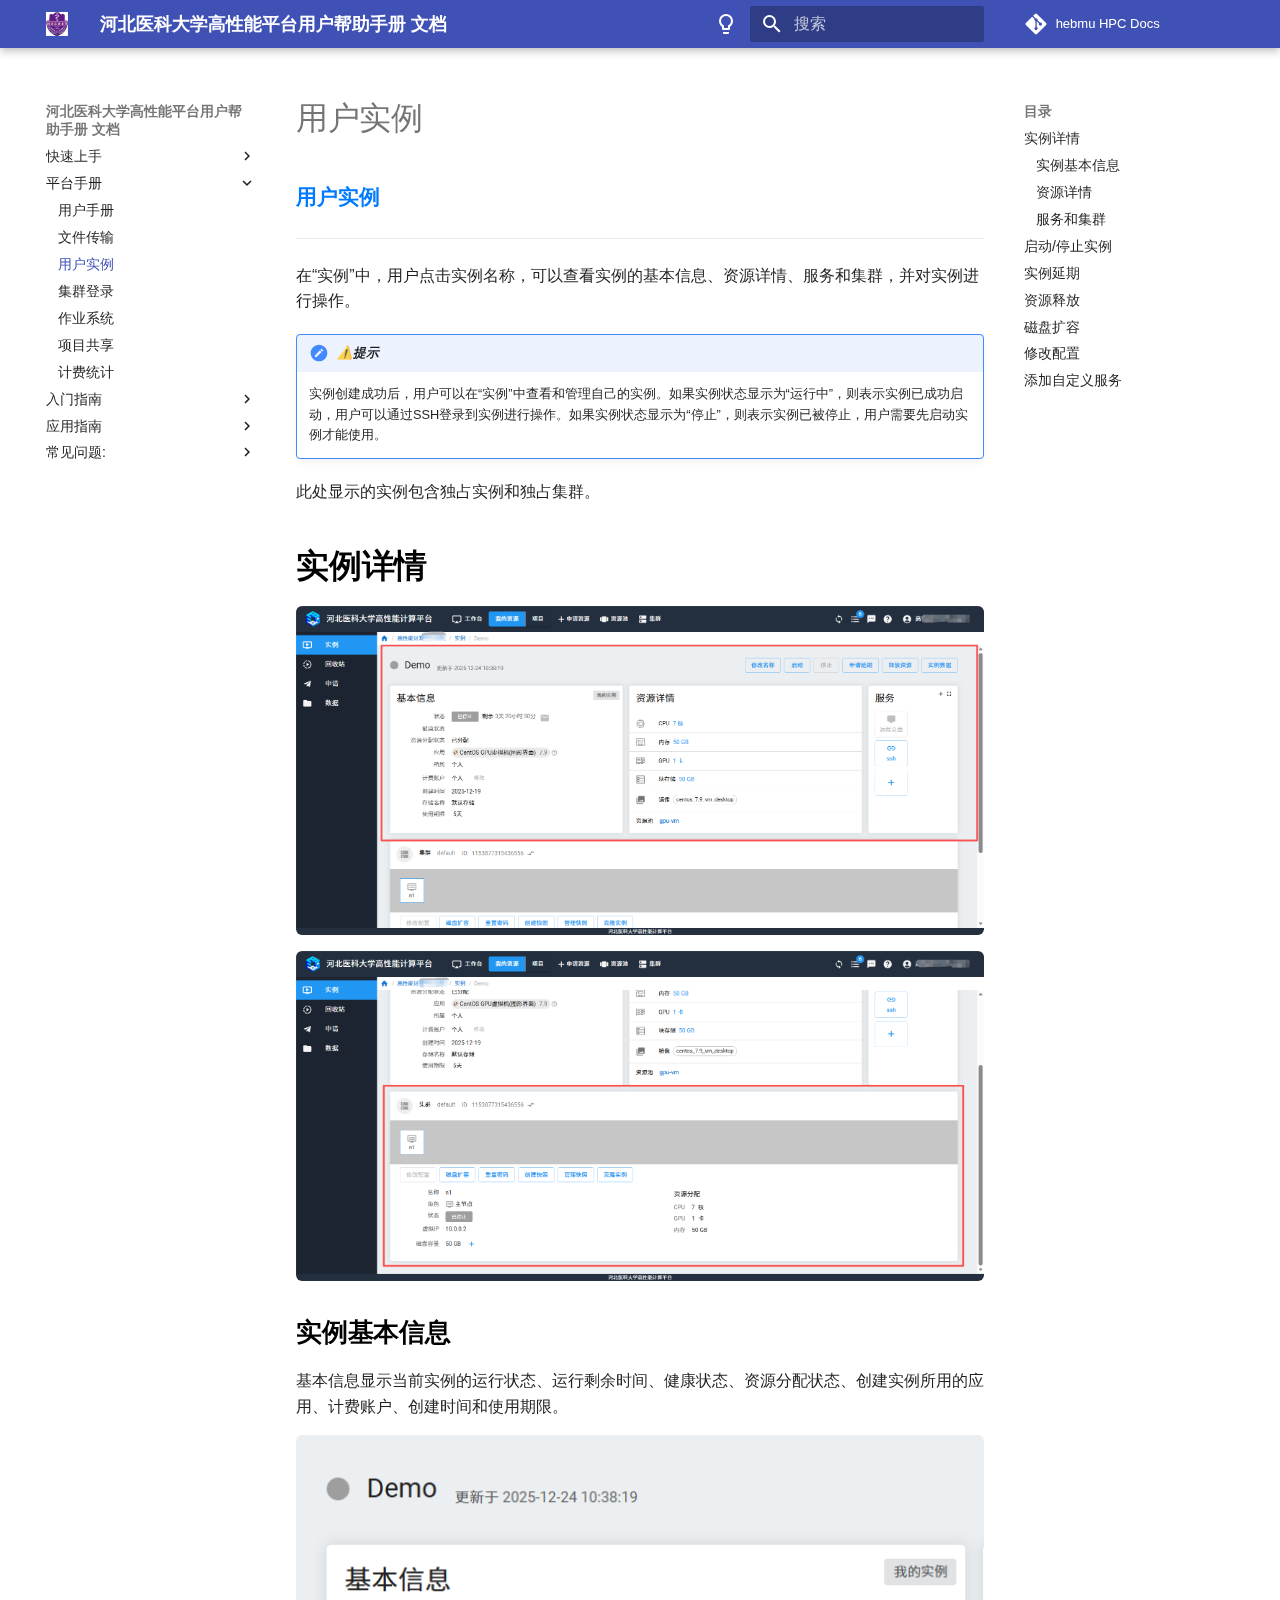
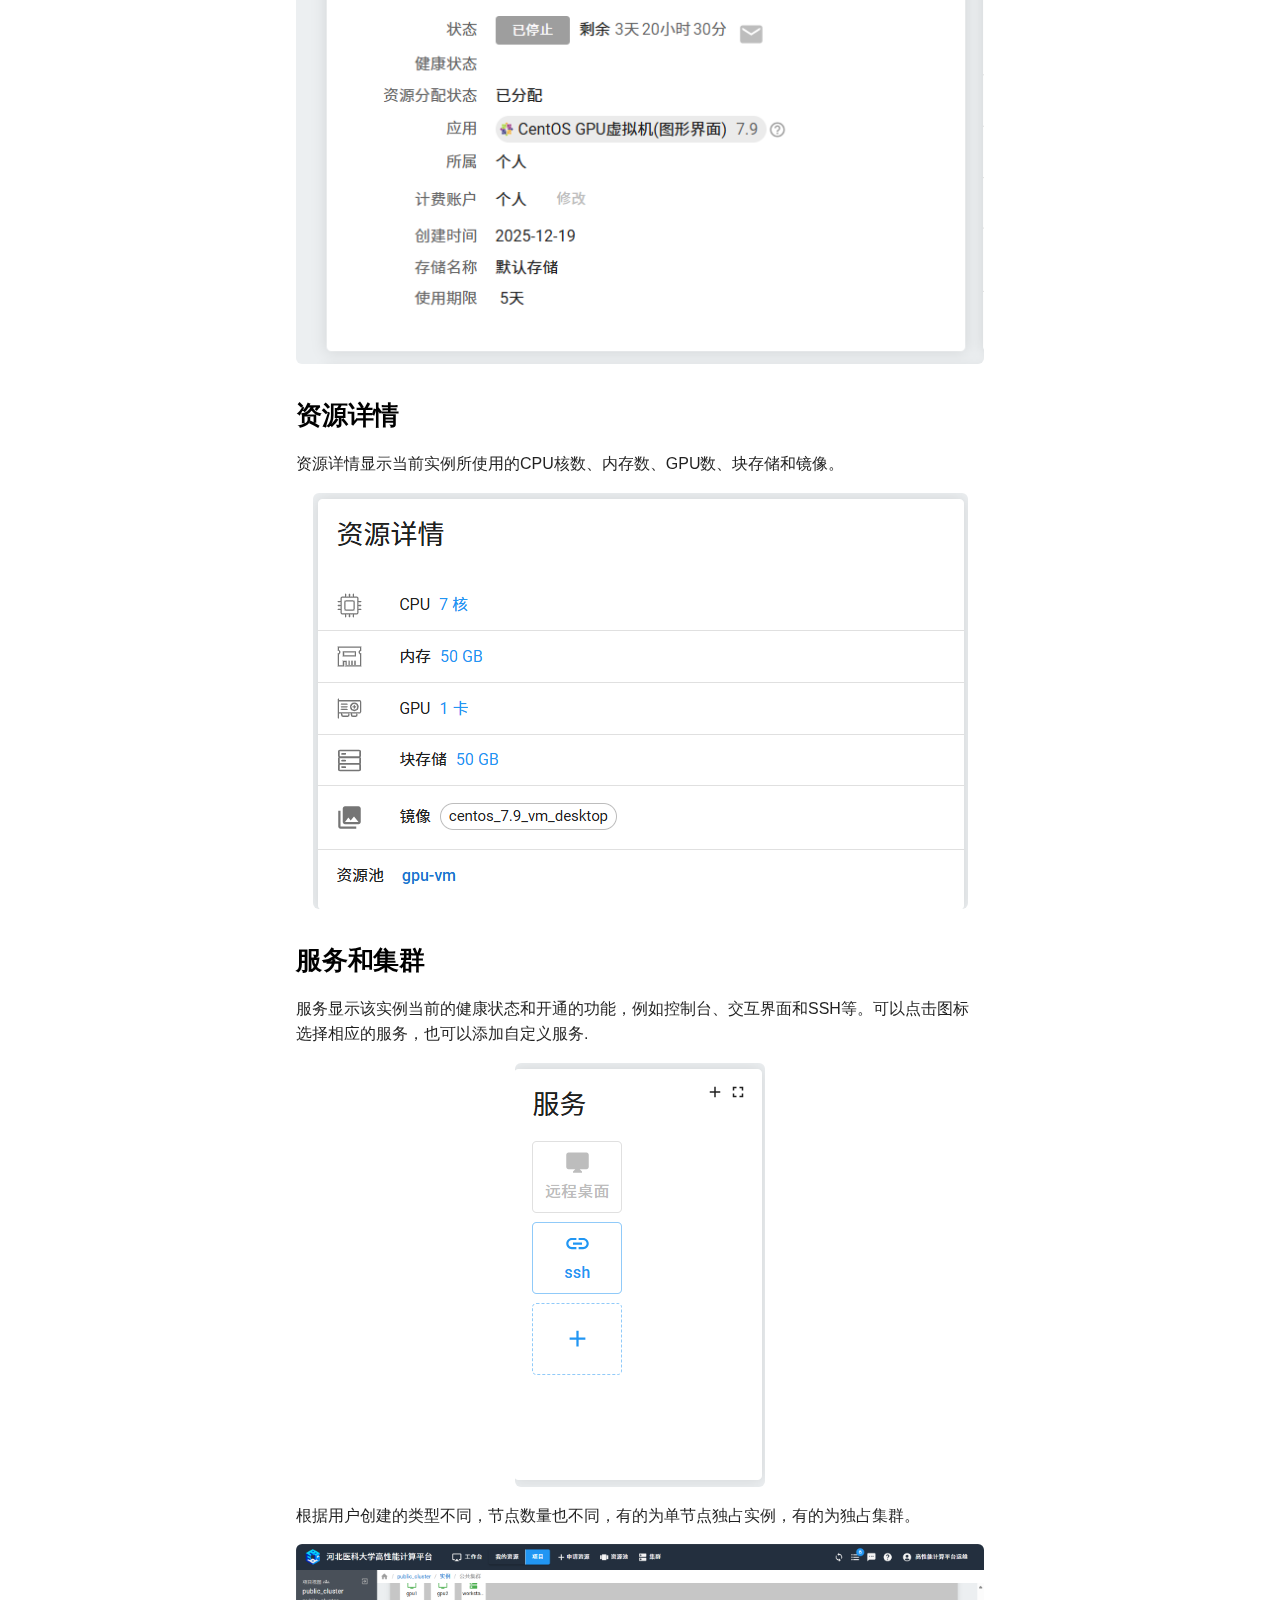
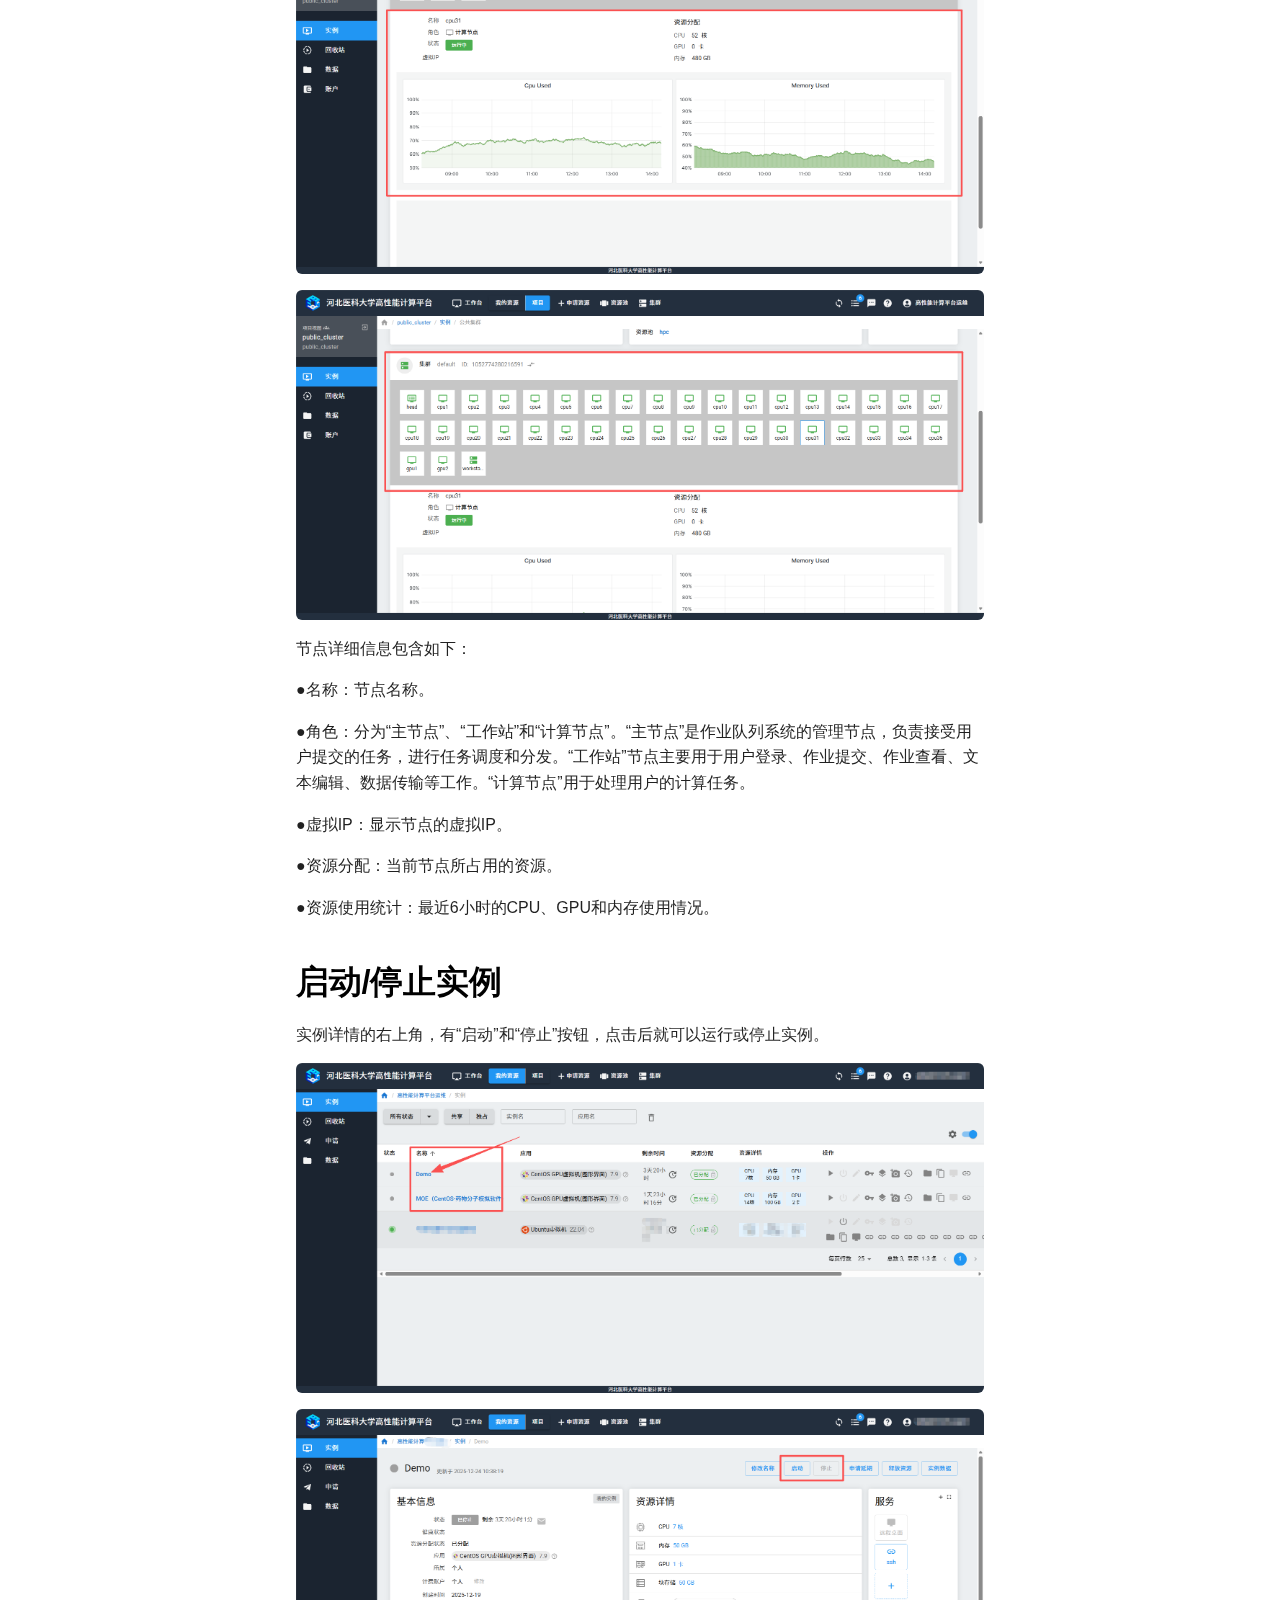
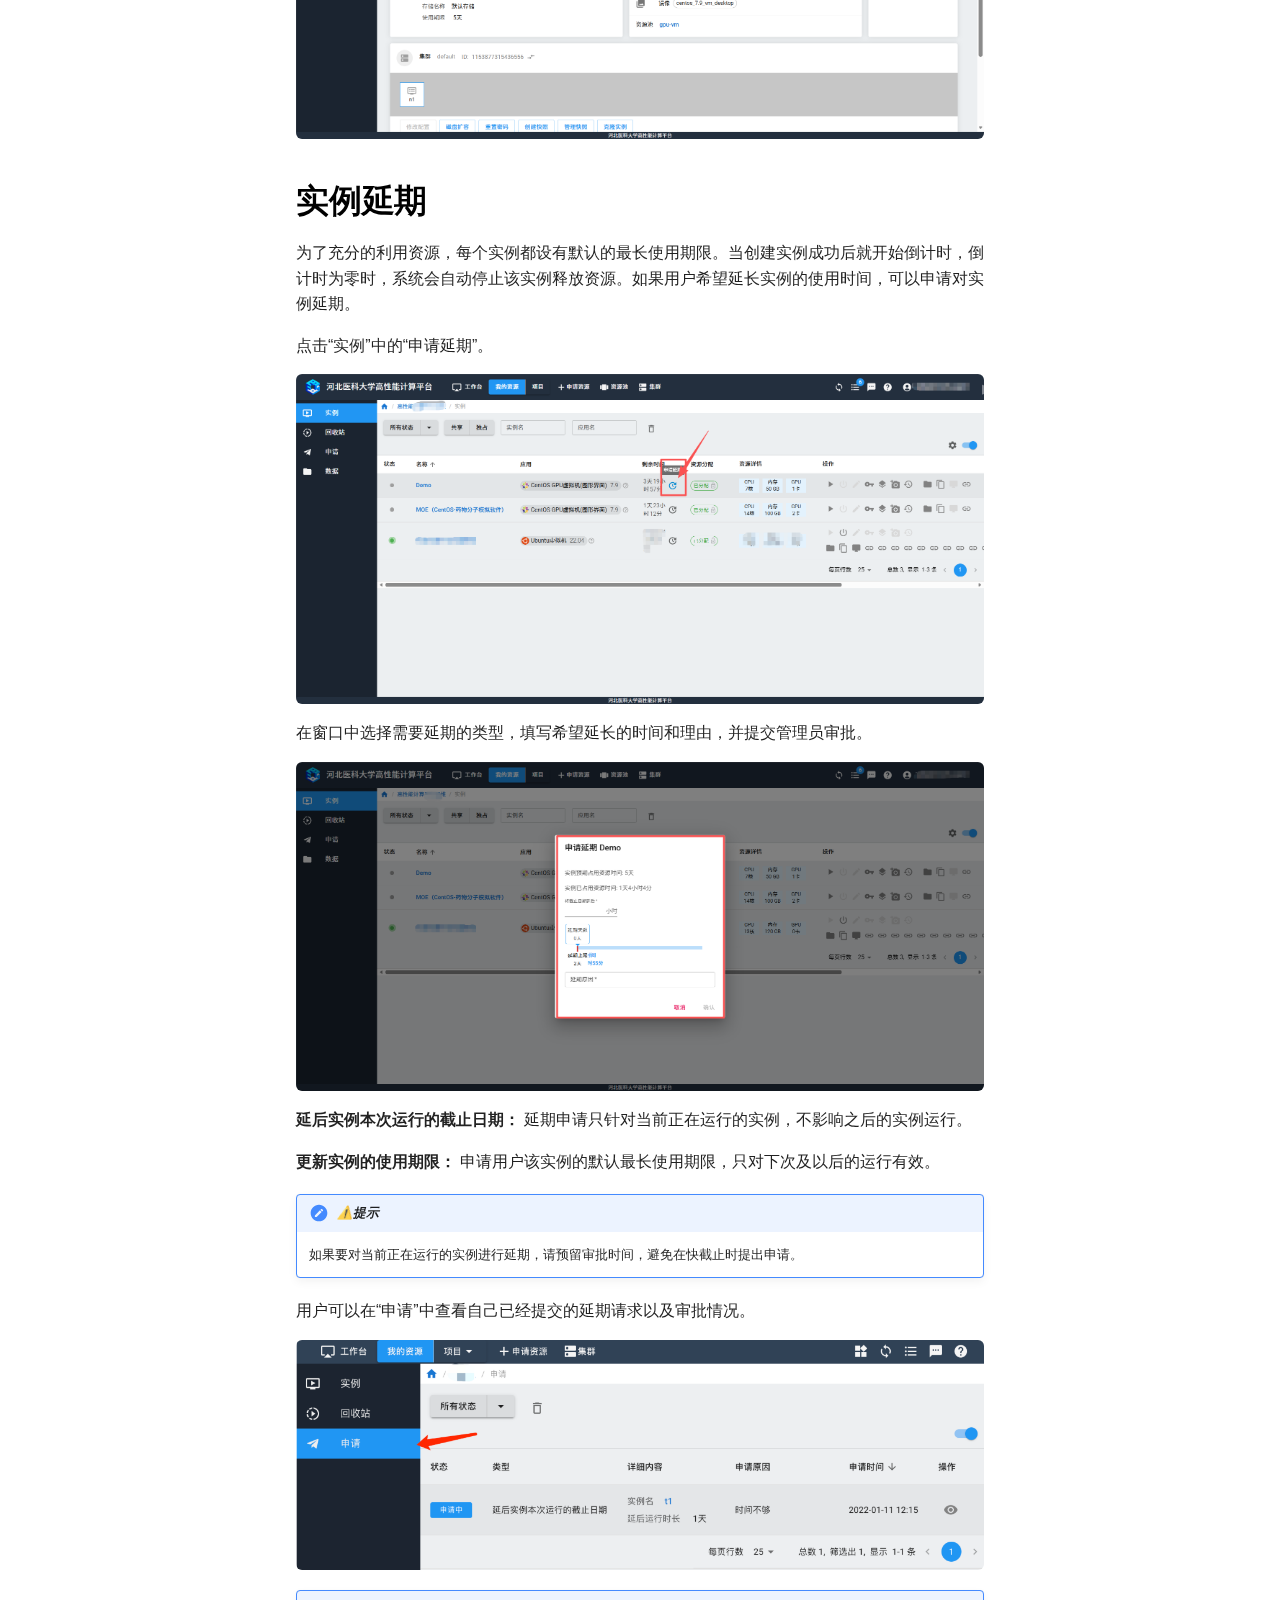
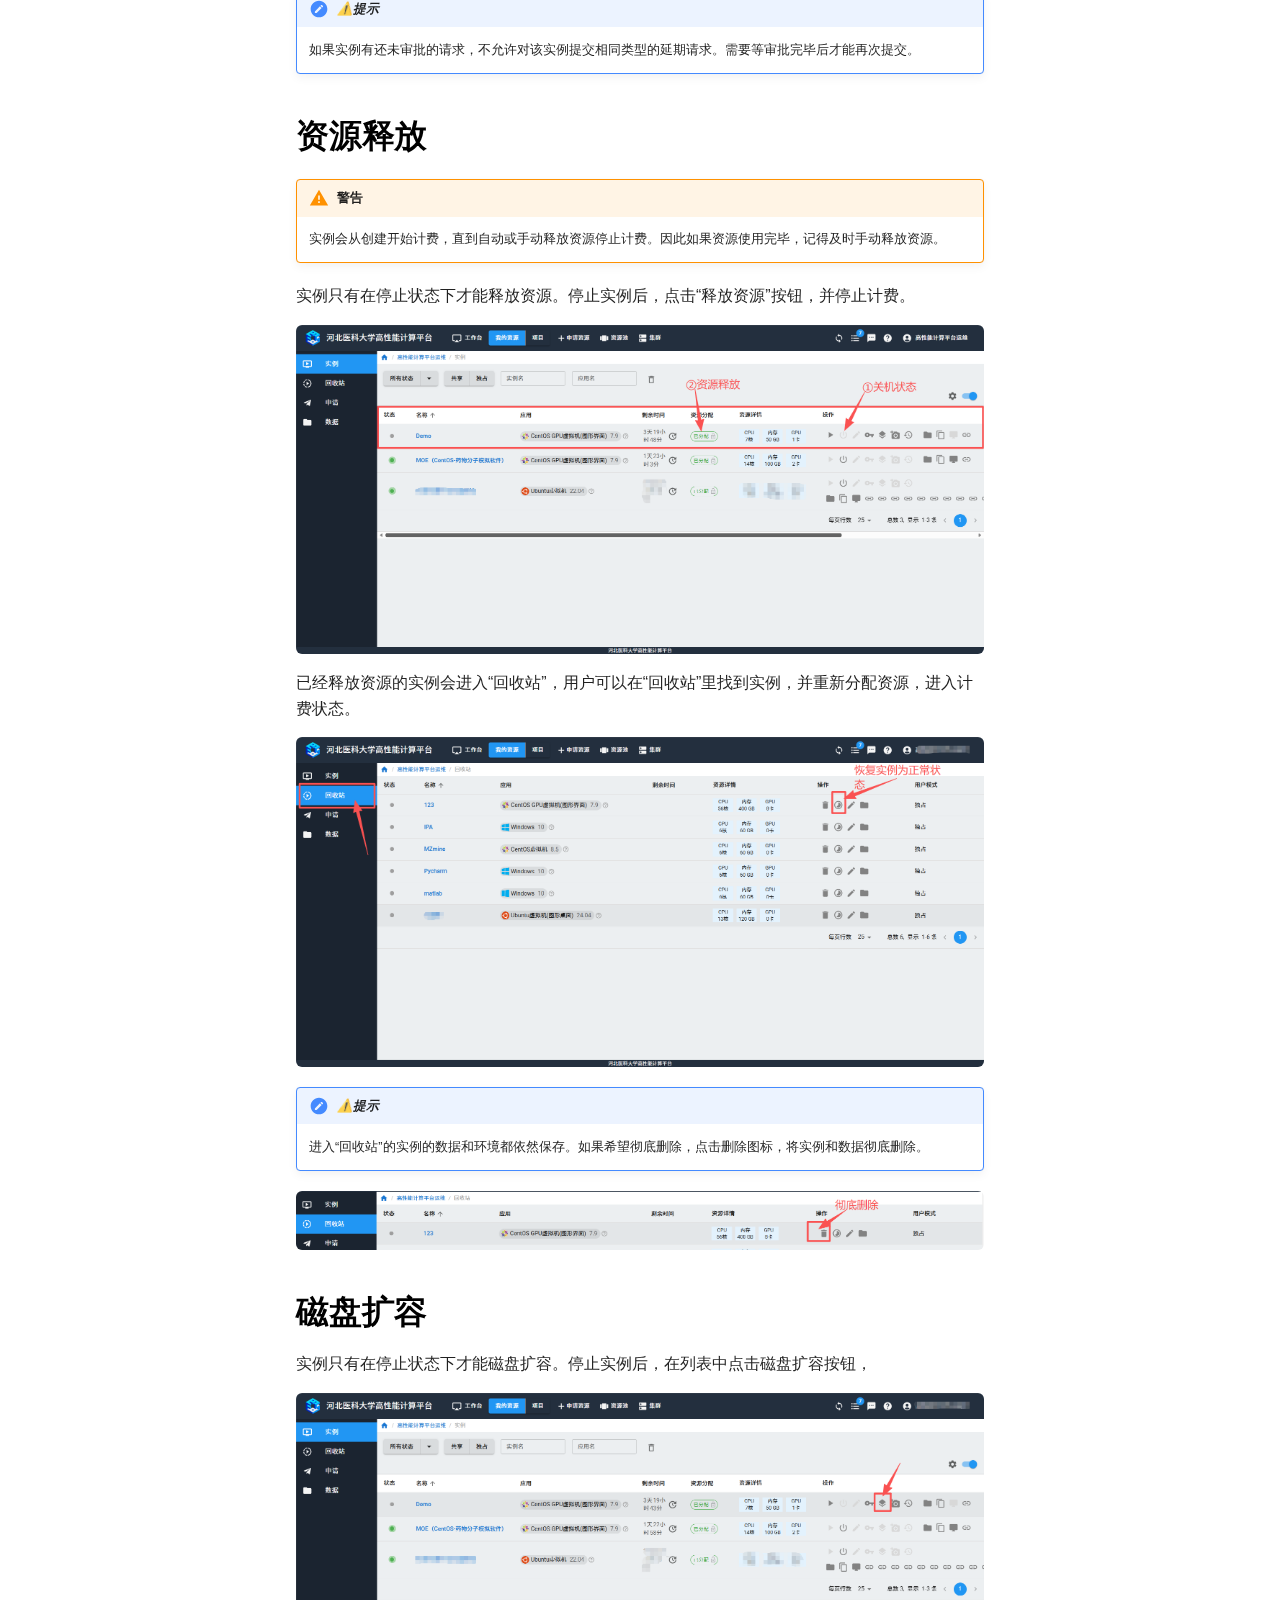
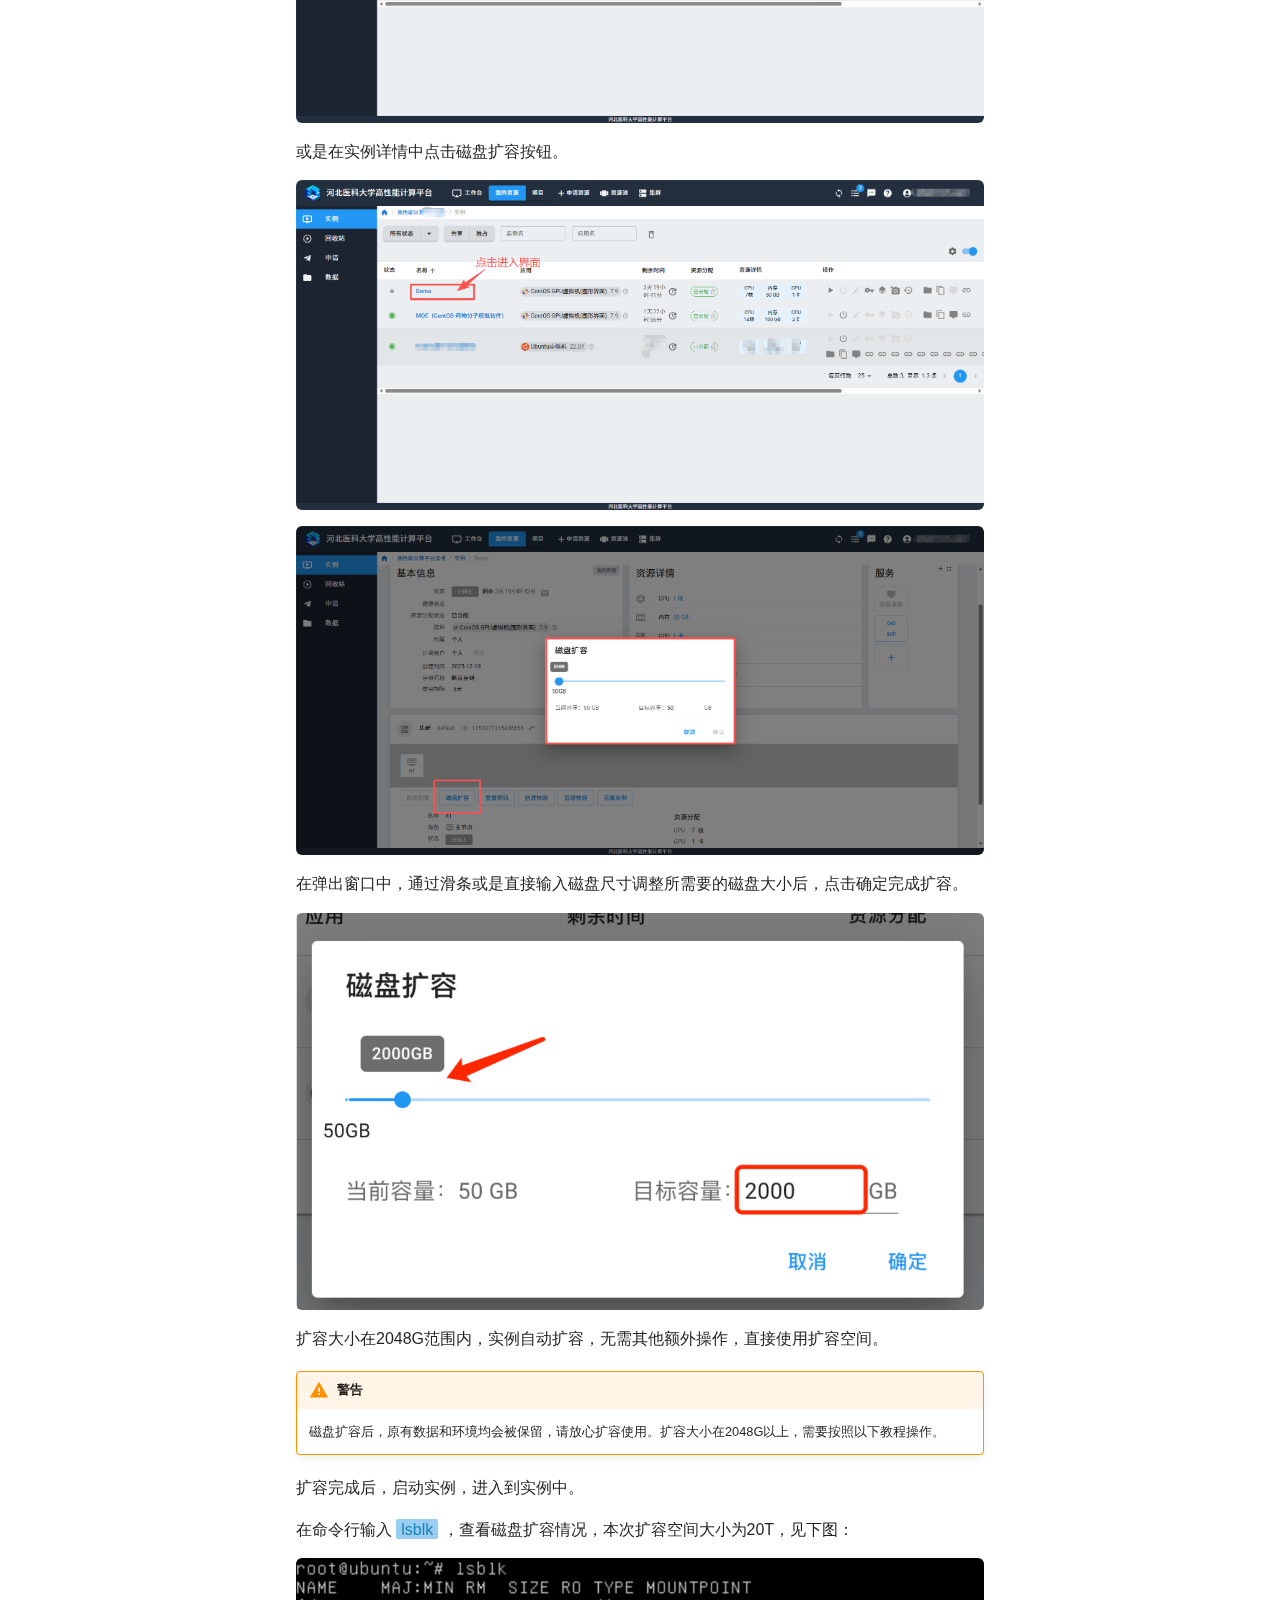
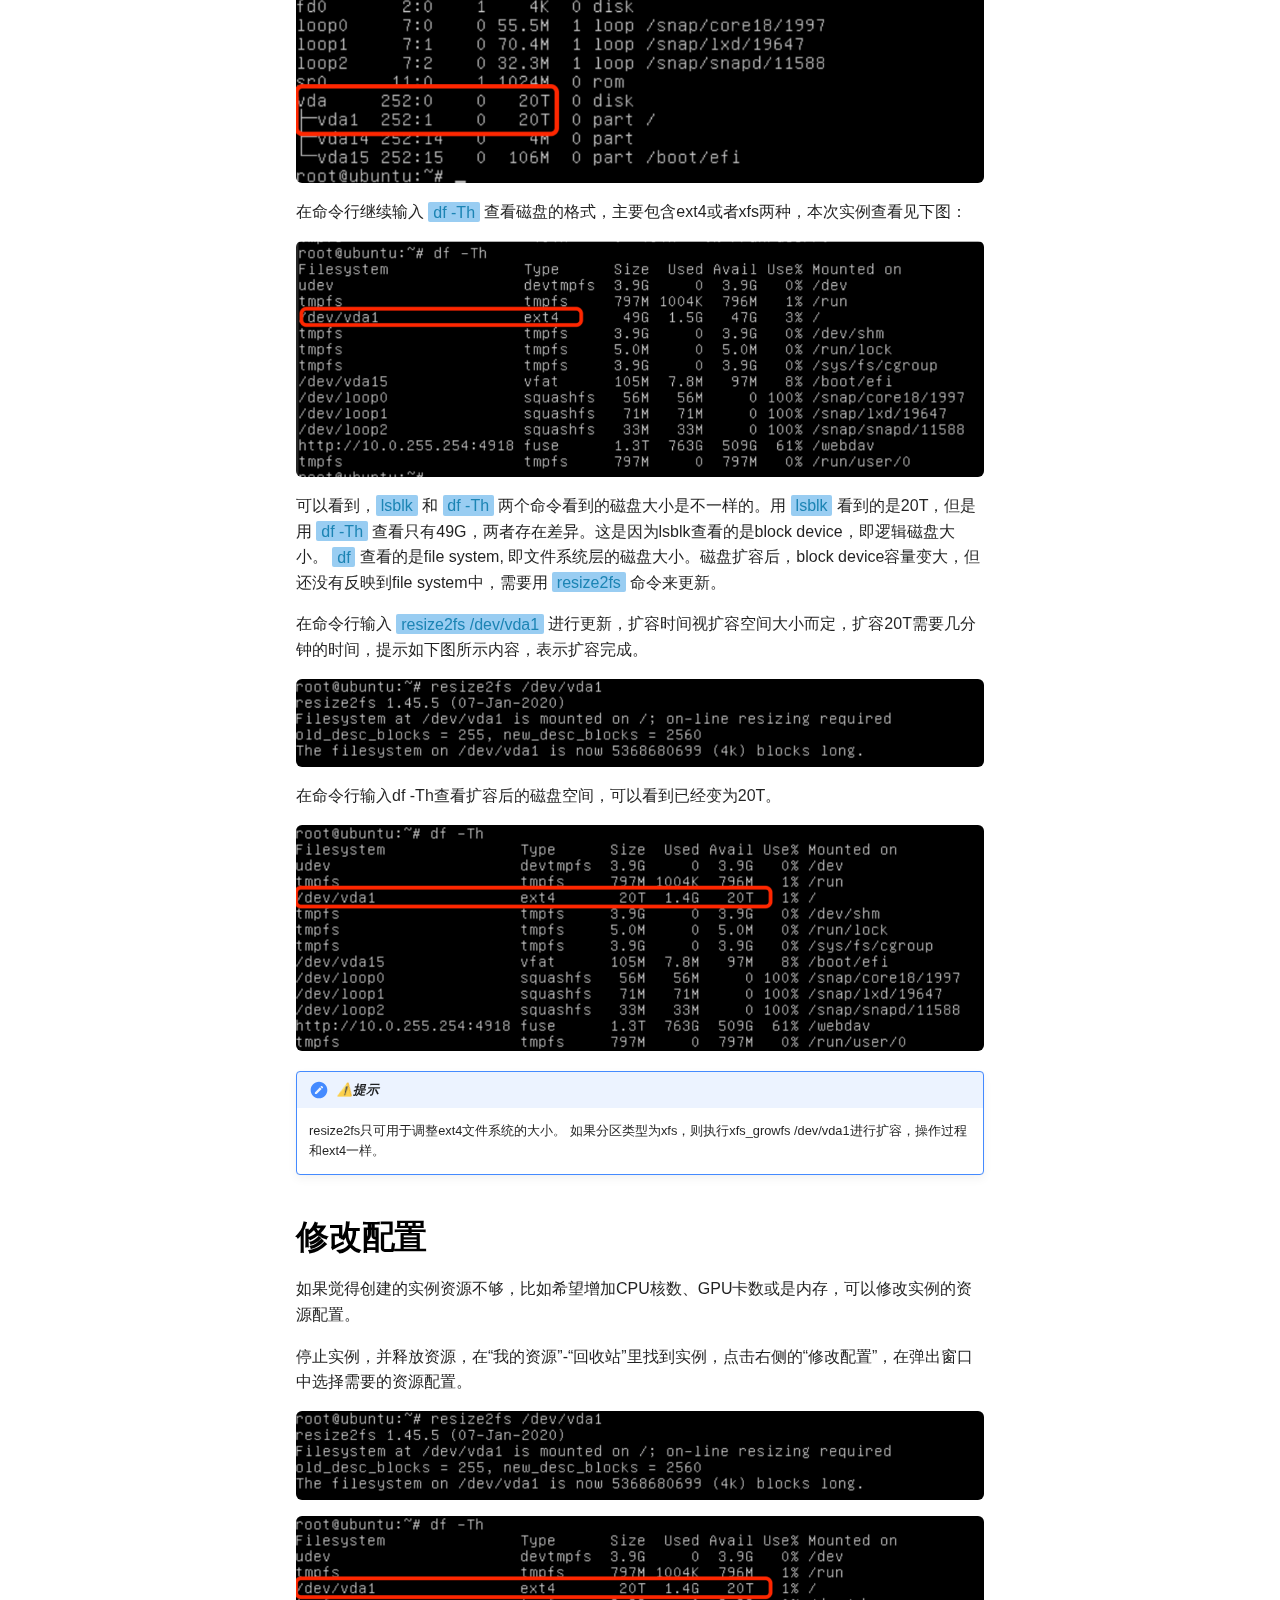
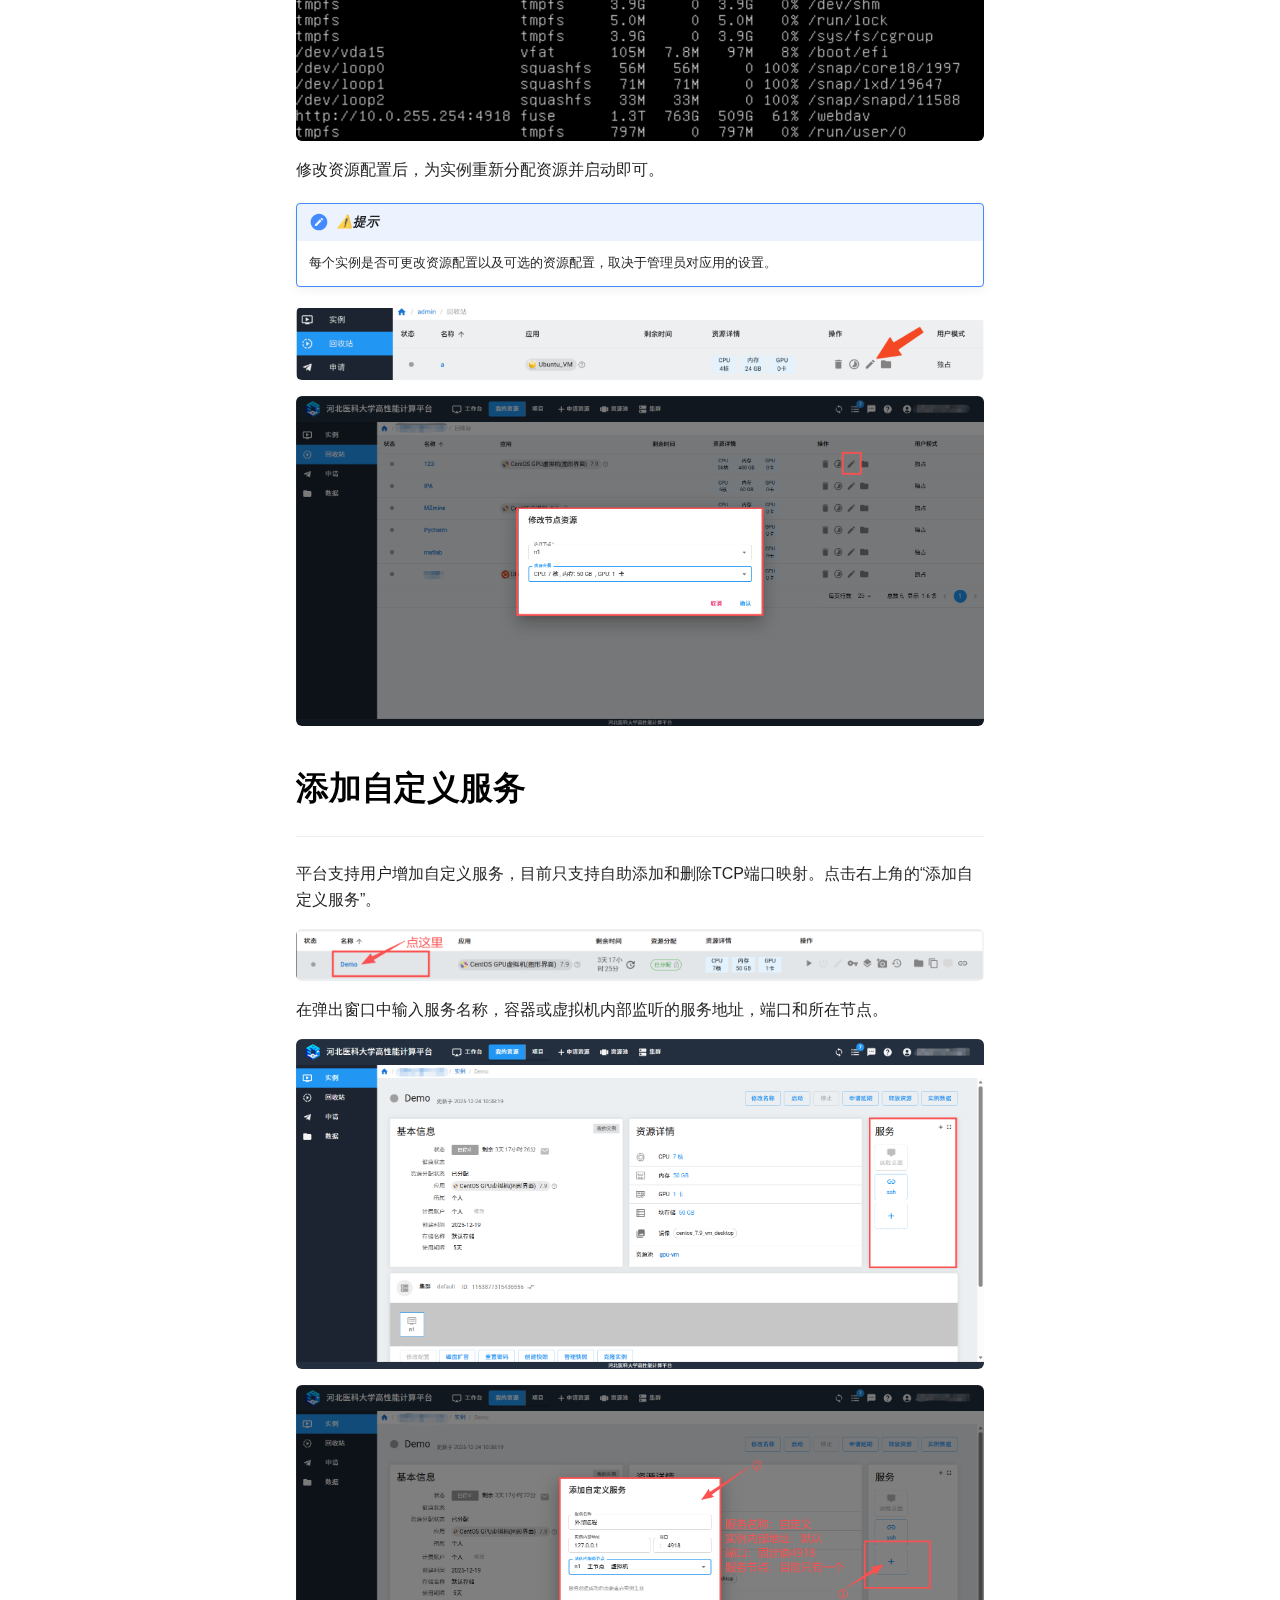
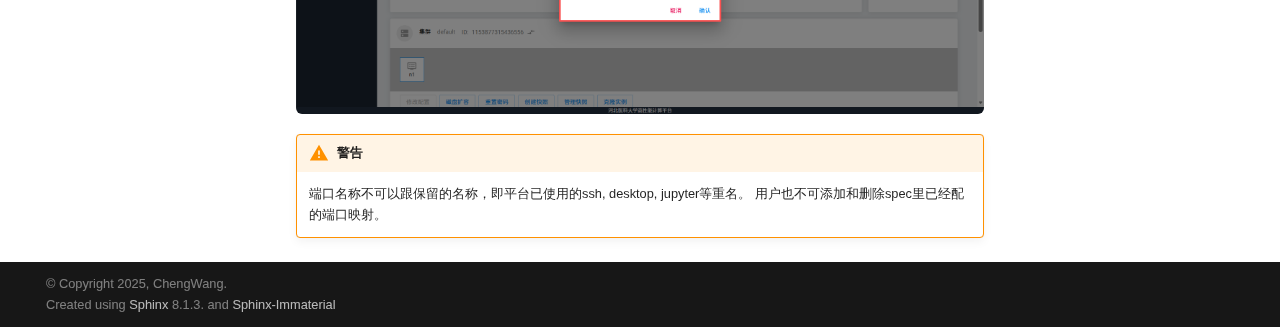
<file: 02-platformmanual/userInstance.html>
<!doctype html>
<html lang="zh" class="no-js">
  <head>
    
      <meta charset="utf-8">
      <meta name="viewport" content="width=device-width,initial-scale=1">
      
      
      
      
        <link rel="prev" href="fileTransfer.html">
      
      
        <link rel="next" href="clusterLogin.html">
      
      
      <link rel="icon" href="">
    
    
      
        <title>用户实例 - 河北医科大学高性能平台用户帮助手册  文档</title>
      
    
    
      
        
      
      


    
    
      
    
    
      
    
        <link rel="stylesheet" type="text/css" href="../_static/sphinx_immaterial_theme.cf2c65c97ee1b6f01.min.css?v=0a68cab4" />
        <link rel="stylesheet" type="text/css" href="../_static/copybutton.css?v=76b2166b" />
        <link rel="stylesheet" type="text/css" href="../_static/css/medium-zoom.css" />
        <link rel="stylesheet" type="text/css" href="../_static/css/lightbox.css?v=8d5ccc8a" />
        <link rel="stylesheet" type="text/css" href="../_static/css/custom.css?v=022b16a3" />
        <link rel="stylesheet" type="text/css" href="../_static/css/custom_tab.css?v=6245d250" />
        <link rel="stylesheet" type="text/css" href="../_static/css/custom_code_style.css?v=569779d5" />
    <script>__md_scope=new URL("..",location),__md_hash=e=>[...e].reduce(((e,_)=>(e<<5)-e+_.charCodeAt(0)),0),__md_get=(e,_=localStorage,t=__md_scope)=>JSON.parse(_.getItem(t.pathname+"."+e)),__md_set=(e,_,t=localStorage,a=__md_scope)=>{try{t.setItem(a.pathname+"."+e,JSON.stringify(_))}catch(e){}}</script>
    
      
  


  
  

<script id="__analytics">function __md_analytics(){function e(){dataLayer.push(arguments)}window.dataLayer=window.dataLayer||[],e("js",new Date),e("config","G-VGHWLGCC9B"),document.addEventListener("DOMContentLoaded",(function(){document.forms.search&&document.forms.search.query.addEventListener("blur",(function(){this.value&&e("event","search",{search_term:this.value})}));document$.subscribe((function(){var t=document.forms.feedback;if(void 0!==t)for(var a of t.querySelectorAll("[type=submit]"))a.addEventListener("click",(function(a){a.preventDefault();var n=document.location.pathname,d=this.getAttribute("data-md-value");e("event","feedback",{page:n,data:d}),t.firstElementChild.disabled=!0;var r=t.querySelector(".md-feedback__note [data-md-value='"+d+"']");r&&(r.hidden=!1)})),t.hidden=!1})),location$.subscribe((function(t){e("config","G-VGHWLGCC9B",{page_path:t.pathname})}))}));var t=document.createElement("script");t.async=!0,t.src="https://www.googletagmanager.com/gtag/js?id=G-VGHWLGCC9B",document.getElementById("__analytics").insertAdjacentElement("afterEnd",t)}</script>
  
    <script>"undefined"!=typeof __md_analytics&&__md_analytics()</script>
  

    
    
    
  </head>
  
  
    
    
      
    
    
    
    
    <body dir="ltr" data-md-color-scheme="default" data-md-color-primary="indigo" data-md-color-accent="indigo">
  
    
    <input class="md-toggle" data-md-toggle="drawer" type="checkbox" id="__drawer" autocomplete="off">
    <input class="md-toggle" data-md-toggle="search" type="checkbox" id="__search" autocomplete="off">
    <label class="md-overlay" for="__drawer"></label>
    <div data-md-component="skip">
      
        
        <a href="#id2" class="md-skip">
          跳转至
        </a>
      
    </div>
    <div data-md-component="announce">
      
    </div>
    
    
      

  

<header class="md-header md-header--shadow" data-md-component="header">
  <nav class="md-header__inner md-grid" aria-label="页眉">
    <a href="../index.html" title="河北医科大学高性能平台用户帮助手册  文档" class="md-header__button md-logo" aria-label="河北医科大学高性能平台用户帮助手册  文档" data-md-component="logo">
      <img src="../_static/logo.png" alt="logo">
    </a>
    <label class="md-header__button md-icon" for="__drawer">
      
      <svg xmlns="http://www.w3.org/2000/svg" viewBox="0 0 24 24"><path d="M3 6h18v2H3zm0 5h18v2H3zm0 5h18v2H3z"/></svg>
    </label>
    <div class="md-header__title" data-md-component="header-title">
      <div class="md-header__ellipsis">
        <div class="md-header__topic">
          <span class="md-ellipsis">
            河北医科大学高性能平台用户帮助手册  文档
          </span>
        </div>
        <div class="md-header__topic" data-md-component="header-topic">
          <span class="md-ellipsis">
            
              用户实例
            
          </span>
        </div>
      </div>
    </div>
    
      
        <form class="md-header__option" data-md-component="palette">
  
    
    
    
    <input class="md-option" data-md-color-media="(prefers-color-scheme: light)" data-md-color-scheme="default" data-md-color-primary="indigo" data-md-color-accent="indigo"  aria-label="Switch to dark mode"  type="radio" name="__palette" id="__palette_0">
    
      <label class="md-header__button md-icon" title="Switch to dark mode" for="__palette_1" hidden>
        <svg xmlns="http://www.w3.org/2000/svg" viewBox="0 0 24 24"><path d="M12 2a7 7 0 0 1 7 7c0 2.38-1.19 4.47-3 5.74V17a1 1 0 0 1-1 1H9a1 1 0 0 1-1-1v-2.26C6.19 13.47 5 11.38 5 9a7 7 0 0 1 7-7M9 21v-1h6v1a1 1 0 0 1-1 1h-4a1 1 0 0 1-1-1m3-17a5 5 0 0 0-5 5c0 2.05 1.23 3.81 3 4.58V16h4v-2.42c1.77-.77 3-2.53 3-4.58a5 5 0 0 0-5-5"/></svg>
      </label>
    
  
    
    
    
    <input class="md-option" data-md-color-media="(prefers-color-scheme: dark)" data-md-color-scheme="slate" data-md-color-primary="indigo" data-md-color-accent="indigo"  aria-label="Switch to light mode"  type="radio" name="__palette" id="__palette_1">
    
      <label class="md-header__button md-icon" title="Switch to light mode" for="__palette_0" hidden>
        <svg xmlns="http://www.w3.org/2000/svg" viewBox="0 0 24 24"><path d="M12 2a7 7 0 0 0-7 7c0 2.38 1.19 4.47 3 5.74V17a1 1 0 0 0 1 1h6a1 1 0 0 0 1-1v-2.26c1.81-1.27 3-3.36 3-5.74a7 7 0 0 0-7-7M9 21a1 1 0 0 0 1 1h4a1 1 0 0 0 1-1v-1H9z"/></svg>
      </label>
    
  
</form>
      
    
    
      <script>var palette=__md_get("__palette");if(palette&&palette.color){if("(prefers-color-scheme)"===palette.color.media){var media=matchMedia("(prefers-color-scheme: light)"),input=document.querySelector(media.matches?"[data-md-color-media='(prefers-color-scheme: light)']":"[data-md-color-media='(prefers-color-scheme: dark)']");palette.color.media=input.getAttribute("data-md-color-media"),palette.color.scheme=input.getAttribute("data-md-color-scheme"),palette.color.primary=input.getAttribute("data-md-color-primary"),palette.color.accent=input.getAttribute("data-md-color-accent")}for(var[key,value]of Object.entries(palette.color))document.body.setAttribute("data-md-color-"+key,value)}</script>
    
    
    
      <label class="md-header__button md-icon" for="__search">
        
        <svg xmlns="http://www.w3.org/2000/svg" viewBox="0 0 24 24"><path d="M9.5 3A6.5 6.5 0 0 1 16 9.5c0 1.61-.59 3.09-1.56 4.23l.27.27h.79l5 5-1.5 1.5-5-5v-.79l-.27-.27A6.52 6.52 0 0 1 9.5 16 6.5 6.5 0 0 1 3 9.5 6.5 6.5 0 0 1 9.5 3m0 2C7 5 5 7 5 9.5S7 14 9.5 14 14 12 14 9.5 12 5 9.5 5"/></svg>
      </label>
      <div class="md-search" data-md-component="search" role="dialog">
  <label class="md-search__overlay" for="__search"></label>
  <div class="md-search__inner" role="search">
    <form class="md-search__form" name="search">
      <input type="text" class="md-search__input" name="query" aria-label="搜索" placeholder="搜索" autocapitalize="off" autocorrect="off" autocomplete="off" spellcheck="false" data-md-component="search-query" required>
      <label class="md-search__icon md-icon" for="__search">
        
        <svg xmlns="http://www.w3.org/2000/svg" viewBox="0 0 24 24"><path d="M9.5 3A6.5 6.5 0 0 1 16 9.5c0 1.61-.59 3.09-1.56 4.23l.27.27h.79l5 5-1.5 1.5-5-5v-.79l-.27-.27A6.52 6.52 0 0 1 9.5 16 6.5 6.5 0 0 1 3 9.5 6.5 6.5 0 0 1 9.5 3m0 2C7 5 5 7 5 9.5S7 14 9.5 14 14 12 14 9.5 12 5 9.5 5"/></svg>
        
        <svg xmlns="http://www.w3.org/2000/svg" viewBox="0 0 24 24"><path d="M20 11v2H8l5.5 5.5-1.42 1.42L4.16 12l7.92-7.92L13.5 5.5 8 11z"/></svg>
      </label>
      <nav class="md-search__options" aria-label="查找">
        
        <button type="reset" class="md-search__icon md-icon" title="清空当前内容" aria-label="清空当前内容" tabindex="-1">
          
          <svg xmlns="http://www.w3.org/2000/svg" viewBox="0 0 24 24"><path d="M19 6.41 17.59 5 12 10.59 6.41 5 5 6.41 10.59 12 5 17.59 6.41 19 12 13.41 17.59 19 19 17.59 13.41 12z"/></svg>
        </button>
      </nav>
      
    </form>
    <div class="md-search__output">
      <div class="md-search__scrollwrap" tabindex="0" data-md-scrollfix>
        <div class="md-search-result" data-md-component="search-result">
          <div class="md-search-result__meta">
            正在初始化搜索引擎
          </div>
          <ol class="md-search-result__list" role="presentation"></ol>
        </div>
      </div>
    </div>
  </div>
</div>
    
    
      <div class="md-header__source">
        <a href="https://chengwang97.github.io/docs.hpc.msdc.hebmu.edu/" title="前往仓库" class="md-source" data-md-component="source">
  <div class="md-source__icon md-icon">
    
    <svg xmlns="http://www.w3.org/2000/svg" viewBox="0 0 448 512"><!--! Font Awesome Free 6.7.2 by @fontawesome - https://fontawesome.com License - https://fontawesome.com/license/free (Icons: CC BY 4.0, Fonts: SIL OFL 1.1, Code: MIT License) Copyright 2024 Fonticons, Inc.--><path d="M439.55 236.05 244 40.45a28.87 28.87 0 0 0-40.81 0l-40.66 40.63 51.52 51.52c27.06-9.14 52.68 16.77 43.39 43.68l49.66 49.66c34.23-11.8 61.18 31 35.47 56.69-26.49 26.49-70.21-2.87-56-37.34L240.22 199v121.85c25.3 12.54 22.26 41.85 9.08 55a34.34 34.34 0 0 1-48.55 0c-17.57-17.6-11.07-46.91 11.25-56v-123c-20.8-8.51-24.6-30.74-18.64-45L142.57 101 8.45 235.14a28.86 28.86 0 0 0 0 40.81l195.61 195.6a28.86 28.86 0 0 0 40.8 0l194.69-194.69a28.86 28.86 0 0 0 0-40.81"/></svg>
  </div>
  <div class="md-source__repository">
    hebmu HPC Docs
  </div>
</a>
      </div>
    
  </nav>
  
</header>
    
    <div class="md-container" data-md-component="container">
      
      
      
      
        
          
        
      
      <main class="md-main" data-md-component="main">
        <div class="md-main__inner md-grid">
          
            
              
              <div class="md-sidebar md-sidebar--primary" data-md-component="sidebar" data-md-type="navigation" >
                <div class="md-sidebar__scrollwrap">
                  <div class="md-sidebar__inner">
                    



<nav class="md-nav md-nav--primary" aria-label="导航栏" data-md-level="0">
  <label class="md-nav__title" for="__drawer">
    <a href="../index.html" title="河北医科大学高性能平台用户帮助手册  文档" class="md-nav__button md-logo" aria-label="河北医科大学高性能平台用户帮助手册  文档" data-md-component="logo">
      <img src="../_static/logo.png" alt="logo">
    </a>
    河北医科大学高性能平台用户帮助手册  文档
  </label>
  
    <div class="md-nav__source">
      <a href="https://chengwang97.github.io/docs.hpc.msdc.hebmu.edu/" title="前往仓库" class="md-source" data-md-component="source">
  <div class="md-source__icon md-icon">
    
    <svg xmlns="http://www.w3.org/2000/svg" viewBox="0 0 448 512"><!--! Font Awesome Free 6.7.2 by @fontawesome - https://fontawesome.com License - https://fontawesome.com/license/free (Icons: CC BY 4.0, Fonts: SIL OFL 1.1, Code: MIT License) Copyright 2024 Fonticons, Inc.--><path d="M439.55 236.05 244 40.45a28.87 28.87 0 0 0-40.81 0l-40.66 40.63 51.52 51.52c27.06-9.14 52.68 16.77 43.39 43.68l49.66 49.66c34.23-11.8 61.18 31 35.47 56.69-26.49 26.49-70.21-2.87-56-37.34L240.22 199v121.85c25.3 12.54 22.26 41.85 9.08 55a34.34 34.34 0 0 1-48.55 0c-17.57-17.6-11.07-46.91 11.25-56v-123c-20.8-8.51-24.6-30.74-18.64-45L142.57 101 8.45 235.14a28.86 28.86 0 0 0 0 40.81l195.61 195.6a28.86 28.86 0 0 0 40.8 0l194.69-194.69a28.86 28.86 0 0 0 0-40.81"/></svg>
  </div>
  <div class="md-source__repository">
    hebmu HPC Docs
  </div>
</a>
    </div>
  
  <ul class="md-nav__list" data-md-scrollfix>
    
      
      
  
  
  
  
    
    
    
    <li class="md-nav__item md-nav__item--nested">
      
        
        
        <input class="md-nav__toggle md-toggle " type="checkbox" id="__nav_1" >
        
          
          <label class="md-nav__link" for="__nav_1" id="__nav_1_label" tabindex="0">
            
  
  
  <span class="md-ellipsis">
    <span>快速上手</span>
    
  </span>
  

            <span class="md-nav__icon md-icon"></span>
          </label>
        
        <nav class="md-nav" data-md-level="1" aria-labelledby="__nav_1_label" aria-expanded="false">
          <label class="md-nav__title" for="__nav_1">
            <span class="md-nav__icon md-icon"></span>
            <span>快速上手</span>
          </label>
          <ul class="md-nav__list" data-md-scrollfix>
            
              
                
  
  
  
  
  
    <li class="md-nav__item">
      <a href="../01-getQuickstart/resourcebuild.html" class="md-nav__link">
        
  
  
  <span class="md-ellipsis">
    <span>申请资源</span>
    
  </span>
  

      </a>
    </li>
  

              
            
              
                
  
  
  
  
  
    <li class="md-nav__item">
      <a href="../01-getQuickstart/submitjobs.html" class="md-nav__link">
        
  
  
  <span class="md-ellipsis">
    <span>提交集群作业</span>
    
  </span>
  

      </a>
    </li>
  

              
            
              
                
  
  
  
  
  
    <li class="md-nav__item">
      <a href="../01-getQuickstart/dashboard.html" class="md-nav__link">
        
  
  
  <span class="md-ellipsis">
    <span>工作台</span>
    
  </span>
  

      </a>
    </li>
  

              
            
              
                
  
  
  
  
  
    <li class="md-nav__item">
      <a href="../01-getQuickstart/pool.html" class="md-nav__link">
        
  
  
  <span class="md-ellipsis">
    <span>资源池</span>
    
  </span>
  

      </a>
    </li>
  

              
            
              
                
  
  
  
  
  
    <li class="md-nav__item">
      <a href="../about.html" class="md-nav__link">
        
  
  
  <span class="md-ellipsis">
    <span>关于</span>
    
  </span>
  

      </a>
    </li>
  

              
            
          </ul>
        </nav>
      
    </li>
  
  

    
      
      
  
  
    
  
  
  
    
    
    
    <li class="md-nav__item md-nav__item--active md-nav__item--nested">
      
        
        
        <input class="md-nav__toggle md-toggle " type="checkbox" id="__nav_2" checked>
        
          
          <label class="md-nav__link" for="__nav_2" id="__nav_2_label" tabindex="0">
            
  
  
  <span class="md-ellipsis">
    <span>平台手册</span>
    
  </span>
  

            <span class="md-nav__icon md-icon"></span>
          </label>
        
        <nav class="md-nav" data-md-level="1" aria-labelledby="__nav_2_label" aria-expanded="true">
          <label class="md-nav__title" for="__nav_2">
            <span class="md-nav__icon md-icon"></span>
            <span>平台手册</span>
          </label>
          <ul class="md-nav__list" data-md-scrollfix>
            
              
                
  
  
  
  
  
    <li class="md-nav__item">
      <a href="userManual.html" class="md-nav__link">
        
  
  
  <span class="md-ellipsis">
    <span>用户手册</span>
    
  </span>
  

      </a>
    </li>
  

              
            
              
                
  
  
  
  
  
    <li class="md-nav__item">
      <a href="fileTransfer.html" class="md-nav__link">
        
  
  
  <span class="md-ellipsis">
    <span>文件传输</span>
    
  </span>
  

      </a>
    </li>
  

              
            
              
                
  
  
    
  
    
  
  
  
    <li class="md-nav__item md-nav__item--active">
      
      
      <input class="md-nav__toggle md-toggle" type="checkbox" id="__toc">
      
        <label class="md-nav__link md-nav__link--active" for="__toc">
          
  
  
  <span class="md-ellipsis">
    <span>用户实例</span>
    
  </span>
  

          <span class="md-nav__icon md-icon"></span>
        </label>
      
      <a href="#" class="md-nav__link md-nav__link--active">
        
  
  
  <span class="md-ellipsis">
    <span>用户实例</span>
    
  </span>
  

      </a>
      
        

<nav class="md-nav md-nav--secondary">
  
  
    
  
  
    <label class="md-nav__title" for="__toc">
      <span class="md-nav__icon md-icon"></span>
      目录
    </label>
    <ul class="md-nav__list" data-md-component="toc" data-md-scrollfix>
      
        <li class="md-nav__item">
  <a href="#id2" class="md-nav__link">
    
    <span class="md-ellipsis">
      <span title=":black:`实例详情` (引用标签)"><span>实例详情</span></span>
    </span>
  </a>
  
    <nav class="md-nav" aria-label="实例详情">
      <ul class="md-nav__list">
        
          <li class="md-nav__item">
  <a href="#id3" class="md-nav__link">
    
    <span class="md-ellipsis">
      <span title=":black:`实例基本信息` (引用标签)"><span>实例基本信息</span></span>
    </span>
  </a>
  
</li>
        
          <li class="md-nav__item">
  <a href="#id4" class="md-nav__link">
    
    <span class="md-ellipsis">
      <span title=":black:`资源详情` (引用标签)"><span>资源详情</span></span>
    </span>
  </a>
  
</li>
        
          <li class="md-nav__item">
  <a href="#id5" class="md-nav__link">
    
    <span class="md-ellipsis">
      <span title=":black:`服务和集群` (引用标签)"><span>服务和集群</span></span>
    </span>
  </a>
  
</li>
        
      </ul>
    </nav>
  
</li>
      
        <li class="md-nav__item">
  <a href="#id6" class="md-nav__link">
    
    <span class="md-ellipsis">
      <span title=":black:`启动/停止实例` (引用标签)"><span>启动/停止实例</span></span>
    </span>
  </a>
  
</li>
      
        <li class="md-nav__item">
  <a href="#id7" class="md-nav__link">
    
    <span class="md-ellipsis">
      <span title=":black:`实例延期` (引用标签)"><span>实例延期</span></span>
    </span>
  </a>
  
</li>
      
        <li class="md-nav__item">
  <a href="#id8" class="md-nav__link">
    
    <span class="md-ellipsis">
      <span title=":black:`资源释放` (引用标签)"><span>资源释放</span></span>
    </span>
  </a>
  
</li>
      
        <li class="md-nav__item">
  <a href="#id9" class="md-nav__link">
    
    <span class="md-ellipsis">
      <span title=":black:`磁盘扩容` (引用标签)"><span>磁盘扩容</span></span>
    </span>
  </a>
  
</li>
      
        <li class="md-nav__item">
  <a href="#id10" class="md-nav__link">
    
    <span class="md-ellipsis">
      <span title=":black:`修改配置` (引用标签)"><span>修改配置</span></span>
    </span>
  </a>
  
</li>
      
        <li class="md-nav__item">
  <a href="#id11" class="md-nav__link">
    
    <span class="md-ellipsis">
      <span title=":black:`添加自定义服务` (引用标签)"><span>添加自定义服务</span></span>
    </span>
  </a>
  
</li>
      
    </ul>
  
</nav>
      
    </li>
  

              
            
              
                
  
  
  
  
  
    <li class="md-nav__item">
      <a href="clusterLogin.html" class="md-nav__link">
        
  
  
  <span class="md-ellipsis">
    <span>集群登录</span>
    
  </span>
  

      </a>
    </li>
  

              
            
              
                
  
  
  
  
  
    <li class="md-nav__item">
      <a href="jobSystem.html" class="md-nav__link">
        
  
  
  <span class="md-ellipsis">
    <span>作业系统</span>
    
  </span>
  

      </a>
    </li>
  

              
            
              
                
  
  
  
  
  
    <li class="md-nav__item">
      <a href="projectSharing.html" class="md-nav__link">
        
  
  
  <span class="md-ellipsis">
    <span>项目共享</span>
    
  </span>
  

      </a>
    </li>
  

              
            
              
                
  
  
  
  
  
    <li class="md-nav__item">
      <a href="billingStatistics.html" class="md-nav__link">
        
  
  
  <span class="md-ellipsis">
    <span>计费统计</span>
    
  </span>
  

      </a>
    </li>
  

              
            
          </ul>
        </nav>
      
    </li>
  
  

    
      
      
  
  
  
  
    
    
    
    <li class="md-nav__item md-nav__item--nested">
      
        
        
        <input class="md-nav__toggle md-toggle " type="checkbox" id="__nav_3" >
        
          
          <label class="md-nav__link" for="__nav_3" id="__nav_3_label" tabindex="0">
            
  
  
  <span class="md-ellipsis">
    <span>入门指南</span>
    
  </span>
  

            <span class="md-nav__icon md-icon"></span>
          </label>
        
        <nav class="md-nav" data-md-level="1" aria-labelledby="__nav_3_label" aria-expanded="false">
          <label class="md-nav__title" for="__nav_3">
            <span class="md-nav__icon md-icon"></span>
            <span>入门指南</span>
          </label>
          <ul class="md-nav__list" data-md-scrollfix>
            
              
                
  
  
  
  
  
    <li class="md-nav__item">
      <a href="../03-startGuide/Linux.html" class="md-nav__link">
        
  
  
  <span class="md-ellipsis">
    <span>Linux基本操作</span>
    
  </span>
  

      </a>
    </li>
  

              
            
              
                
  
  
  
  
  
    <li class="md-nav__item">
      <a href="../03-startGuide/Conda.html" class="md-nav__link">
        
  
  
  <span class="md-ellipsis">
    <span>Conda</span>
    
  </span>
  

      </a>
    </li>
  

              
            
              
                
  
  
  
  
  
    <li class="md-nav__item">
      <a href="../03-startGuide/Spack.html" class="md-nav__link">
        
  
  
  <span class="md-ellipsis">
    <span>Spack</span>
    
  </span>
  

      </a>
    </li>
  

              
            
              
                
  
  
  
  
  
    <li class="md-nav__item">
      <a href="../03-startGuide/Tmux.html" class="md-nav__link">
        
  
  
  <span class="md-ellipsis">
    <span>Tmux</span>
    
  </span>
  

      </a>
    </li>
  

              
            
          </ul>
        </nav>
      
    </li>
  
  

    
      
      
  
  
  
  
    
    
    
    <li class="md-nav__item md-nav__item--nested">
      
        
        
        <input class="md-nav__toggle md-toggle " type="checkbox" id="__nav_4" >
        
          
          <label class="md-nav__link" for="__nav_4" id="__nav_4_label" tabindex="0">
            
  
  
  <span class="md-ellipsis">
    <span>应用指南</span>
    
  </span>
  

            <span class="md-nav__icon md-icon"></span>
          </label>
        
        <nav class="md-nav" data-md-level="1" aria-labelledby="__nav_4_label" aria-expanded="false">
          <label class="md-nav__title" for="__nav_4">
            <span class="md-nav__icon md-icon"></span>
            <span>应用指南</span>
          </label>
          <ul class="md-nav__list" data-md-scrollfix>
            
              
                
  
  
  
  
  
    <li class="md-nav__item">
      <a href="../04-application/Ubuntu.html" class="md-nav__link">
        
  
  
  <span class="md-ellipsis">
    <span>Ubuntu</span>
    
  </span>
  

      </a>
    </li>
  

              
            
          </ul>
        </nav>
      
    </li>
  
  

    
      
      
  
  
  
  
    
    
    
    <li class="md-nav__item md-nav__item--nested">
      
        
        
        <input class="md-nav__toggle md-toggle " type="checkbox" id="__nav_5" >
        
          
          <label class="md-nav__link" for="__nav_5" id="__nav_5_label" tabindex="0">
            
  
  
  <span class="md-ellipsis">
    <span>常见问题:<wbr></span>
    
  </span>
  

            <span class="md-nav__icon md-icon"></span>
          </label>
        
        <nav class="md-nav" data-md-level="1" aria-labelledby="__nav_5_label" aria-expanded="false">
          <label class="md-nav__title" for="__nav_5">
            <span class="md-nav__icon md-icon"></span>
            <span>常见问题:<wbr></span>
          </label>
          <ul class="md-nav__list" data-md-scrollfix>
            
              
                
  
  
  
  
  
    <li class="md-nav__item">
      <a href="../05-faq/moe.html" class="md-nav__link">
        
  
  
  <span class="md-ellipsis">
    <span>moe</span>
    
  </span>
  

      </a>
    </li>
  

              
            
          </ul>
        </nav>
      
    </li>
  
  

    
  </ul>
</nav>
                  </div>
                </div>
              </div>
            
            
              
              <div class="md-sidebar md-sidebar--secondary" data-md-component="sidebar" data-md-type="toc" >
                <div class="md-sidebar__scrollwrap">
                  <div class="md-sidebar__inner">
                    

<nav class="md-nav md-nav--secondary">
  
  
  
    <label class="md-nav__title" for="__toc">
      <span class="md-nav__icon md-icon"></span>
      目录
    </label>
    <ul class="md-nav__list" data-md-component="toc" data-md-scrollfix>
      
        <li class="md-nav__item">
  <a href="#id2" class="md-nav__link">
    
    <span class="md-ellipsis">
      <span title=":black:`实例详情` (引用标签)"><span>实例详情</span></span>
    </span>
  </a>
  
    <nav class="md-nav" aria-label="实例详情">
      <ul class="md-nav__list">
        
          <li class="md-nav__item">
  <a href="#id3" class="md-nav__link">
    
    <span class="md-ellipsis">
      <span title=":black:`实例基本信息` (引用标签)"><span>实例基本信息</span></span>
    </span>
  </a>
  
</li>
        
          <li class="md-nav__item">
  <a href="#id4" class="md-nav__link">
    
    <span class="md-ellipsis">
      <span title=":black:`资源详情` (引用标签)"><span>资源详情</span></span>
    </span>
  </a>
  
</li>
        
          <li class="md-nav__item">
  <a href="#id5" class="md-nav__link">
    
    <span class="md-ellipsis">
      <span title=":black:`服务和集群` (引用标签)"><span>服务和集群</span></span>
    </span>
  </a>
  
</li>
        
      </ul>
    </nav>
  
</li>
      
        <li class="md-nav__item">
  <a href="#id6" class="md-nav__link">
    
    <span class="md-ellipsis">
      <span title=":black:`启动/停止实例` (引用标签)"><span>启动/停止实例</span></span>
    </span>
  </a>
  
</li>
      
        <li class="md-nav__item">
  <a href="#id7" class="md-nav__link">
    
    <span class="md-ellipsis">
      <span title=":black:`实例延期` (引用标签)"><span>实例延期</span></span>
    </span>
  </a>
  
</li>
      
        <li class="md-nav__item">
  <a href="#id8" class="md-nav__link">
    
    <span class="md-ellipsis">
      <span title=":black:`资源释放` (引用标签)"><span>资源释放</span></span>
    </span>
  </a>
  
</li>
      
        <li class="md-nav__item">
  <a href="#id9" class="md-nav__link">
    
    <span class="md-ellipsis">
      <span title=":black:`磁盘扩容` (引用标签)"><span>磁盘扩容</span></span>
    </span>
  </a>
  
</li>
      
        <li class="md-nav__item">
  <a href="#id10" class="md-nav__link">
    
    <span class="md-ellipsis">
      <span title=":black:`修改配置` (引用标签)"><span>修改配置</span></span>
    </span>
  </a>
  
</li>
      
        <li class="md-nav__item">
  <a href="#id11" class="md-nav__link">
    
    <span class="md-ellipsis">
      <span title=":black:`添加自定义服务` (引用标签)"><span>添加自定义服务</span></span>
    </span>
  </a>
  
</li>
      
    </ul>
  
</nav>
                  </div>
                </div>
              </div>
            
          
          
            <div class="md-content" data-md-component="content">
              <article class="md-content__inner md-typeset" role="main">
                
                
                  


<h1 id="id1">用户实例<a class="headerlink" href="#id1" title="Link to this heading">¶</a></h1>
<p><span class="big bold blue">用户实例</span></p>
<hr class="divider_blue"><p>在“实例”中，用户点击实例名称，可以查看实例的基本信息、资源详情、服务和集群，并对实例进行操作。</p>
<div class="admonition">
<p class="admonition-title"><cite>⚠️提示</cite></p>
<p>实例创建成功后，用户可以在“实例”中查看和管理自己的实例。如果实例状态显示为“运行中”，则表示实例已成功启动，用户可以通过SSH登录到实例进行操作。如果实例状态显示为“停止”，则表示实例已被停止，用户需要先启动实例才能使用。</p>
</div>
<p>此处显示的实例包含独占实例和独占集群。</p>
<h2 id="id2"><span class="big bold black">实例详情</span><a class="headerlink" href="#id2" title="Link to this heading">¶</a></h2>
<figure class="align-default">
<a class="zoomable reference internal image-reference" href="../_images/userInstance_1.png"><img alt="用户实例页面" class="zoomable" src="../_images/userInstance_1.png" style="width: 100%;" />
</a>
</figure>
<figure class="align-default">
<a class="zoomable reference internal image-reference" href="../_images/userInstance_2.png"><img alt="用户实例详情页面" class="zoomable" src="../_images/userInstance_2.png" style="width: 100%;" />
</a>
</figure>
<h3 id="id3"><span class="big bold black">实例基本信息</span><a class="headerlink" href="#id3" title="Link to this heading">¶</a></h3>
<p>基本信息显示当前实例的运行状态、运行剩余时间、健康状态、资源分配状态、创建实例所用的应用、计费账户、创建时间和使用期限。</p>
<figure class="align-default">
<a class="zoomable reference internal image-reference" href="../_images/userInstance_3.png"><img alt="用户实例基本信息页面" class="zoomable" src="../_images/userInstance_3.png" style="width: 100%;" />
</a>
</figure>
<h3 id="id4"><span class="big bold black">资源详情</span><a class="headerlink" href="#id4" title="Link to this heading">¶</a></h3>
<p>资源详情显示当前实例所使用的CPU核数、内存数、GPU数、块存储和镜像。</p>
<figure class="align-default">
<a class="zoomable reference internal image-reference" href="../_images/userInstance_4.png"><img alt="用户实例资源详情页面" class="zoomable" src="../_images/userInstance_4.png" style="width: 100%;" />
</a>
</figure>
<h3 id="id5"><span class="big bold black">服务和集群</span><a class="headerlink" href="#id5" title="Link to this heading">¶</a></h3>
<p>服务显示该实例当前的健康状态和开通的功能，例如控制台、交互界面和SSH等。可以点击图标选择相应的服务，也可以添加自定义服务.</p>
<figure class="align-default">
<a class="zoomable reference internal image-reference" href="../_images/userInstance_5.png"><img alt="用户实例服务和集群页面" class="zoomable" src="../_images/userInstance_5.png" style="width: 100%;" />
</a>
</figure>
<p>根据用户创建的类型不同，节点数量也不同，有的为单节点独占实例，有的为独占集群。</p>
<figure class="align-default">
<a class="zoomable reference internal image-reference" href="../_images/userInstance_6.png"><img alt="用户实例集群页面" class="zoomable" src="../_images/userInstance_6.png" style="width: 100%;" />
</a>
</figure>
<figure class="align-default">
<a class="zoomable reference internal image-reference" href="../_images/userInstance_7.png"><img alt="用户实例集群节点页面" class="zoomable" src="../_images/userInstance_7.png" style="width: 100%;" />
</a>
</figure>
<p>节点详细信息包含如下：</p>
<p>●名称：节点名称。</p>
<p>●角色：分为“主节点”、“工作站”和“计算节点”。“主节点”是作业队列系统的管理节点，负责接受用户提交的任务，进行任务调度和分发。“工作站”节点主要用于用户登录、作业提交、作业查看、文本编辑、数据传输等工作。“计算节点”用于处理用户的计算任务。</p>
<p>●虚拟IP：显示节点的虚拟IP。</p>
<p>●资源分配：当前节点所占用的资源。</p>
<p>●资源使用统计：最近6小时的CPU、GPU和内存使用情况。</p>
<h2 id="id6"><span class="big bold black">启动/停止实例</span><a class="headerlink" href="#id6" title="Link to this heading">¶</a></h2>
<p>实例详情的右上角，有“启动”和“停止”按钮，点击后就可以运行或停止实例。</p>
<figure class="align-default">
<a class="zoomable reference internal image-reference" href="../_images/userInstance_8.png"><img alt="用户实例进入界面" class="zoomable" src="../_images/userInstance_8.png" style="width: 100%;" />
</a>
</figure>
<figure class="align-default">
<a class="zoomable reference internal image-reference" href="../_images/userInstance_9.png"><img alt="用户实例启动停止页面" class="zoomable" src="../_images/userInstance_9.png" style="width: 100%;" />
</a>
</figure>
<h2 id="id7"><span class="big bold black">实例延期</span><a class="headerlink" href="#id7" title="Link to this heading">¶</a></h2>
<p>为了充分的利用资源，每个实例都设有默认的最长使用期限。当创建实例成功后就开始倒计时，倒计时为零时，系统会自动停止该实例释放资源。如果用户希望延长实例的使用时间，可以申请对实例延期。</p>
<p>点击“实例”中的“申请延期”。</p>
<figure class="align-default">
<a class="zoomable reference internal image-reference" href="../_images/userInstance_10.png"><img alt="用户实例申请延期页面" class="zoomable" src="../_images/userInstance_10.png" style="width: 100%;" />
</a>
</figure>
<p>在窗口中选择需要延期的类型，填写希望延长的时间和理由，并提交管理员审批。</p>
<figure class="align-default">
<a class="zoomable reference internal image-reference" href="../_images/userInstance_11.png"><img alt="申请延期填写信息页面" class="zoomable" src="../_images/userInstance_11.png" style="width: 100%;" />
</a>
</figure>
<p><span class="bold-only">延后实例本次运行的截止日期：</span> 延期申请只针对当前正在运行的实例，不影响之后的实例运行。</p>
<p><span class="bold-only">更新实例的使用期限：</span> 申请用户该实例的默认最长使用期限，只对下次及以后的运行有效。</p>
<div class="admonition">
<p class="admonition-title"><cite>⚠️提示</cite></p>
<p>如果要对当前正在运行的实例进行延期，请预留审批时间，避免在快截止时提出申请。</p>
</div>
<p>用户可以在“申请”中查看自己已经提交的延期请求以及审批情况。</p>
<figure class="align-default">
<a class="zoomable reference internal image-reference" href="../_images/userInstance_12.png"><img alt="用户实例延期申请页面" class="zoomable" src="../_images/userInstance_12.png" style="width: 100%;" />
</a>
</figure>
<div class="admonition">
<p class="admonition-title"><cite>⚠️提示</cite></p>
<p>如果实例有还未审批的请求，不允许对该实例提交相同类型的延期请求。需要等审批完毕后才能再次提交。</p>
</div>
<h2 id="id8"><span class="big bold black">资源释放</span><a class="headerlink" href="#id8" title="Link to this heading">¶</a></h2>
<div class="warning admonition">
<p class="admonition-title">警告</p>
<p>实例会从创建开始计费，直到自动或手动释放资源停止计费。因此如果资源使用完毕，记得及时手动释放资源。</p>
</div>
<p>实例只有在停止状态下才能释放资源。停止实例后，点击“释放资源”按钮，并停止计费。</p>
<figure class="align-default">
<a class="zoomable reference internal image-reference" href="../_images/userInstance_13.png"><img alt="用户实例释放资源页面" class="zoomable" src="../_images/userInstance_13.png" style="width: 100%;" />
</a>
</figure>
<p>已经释放资源的实例会进入“回收站”，用户可以在“回收站”里找到实例，并重新分配资源，进入计费状态。</p>
<figure class="align-default">
<a class="zoomable reference internal image-reference" href="../_images/userInstance_14.png"><img alt="用户实例回收站页面" class="zoomable" src="../_images/userInstance_14.png" style="width: 100%;" />
</a>
</figure>
<div class="admonition">
<p class="admonition-title"><cite>⚠️提示</cite></p>
<p>进入“回收站”的实例的数据和环境都依然保存。如果希望彻底删除，点击删除图标，将实例和数据彻底删除。</p>
</div>
<figure class="align-default">
<a class="zoomable reference internal image-reference" href="../_images/userInstance_15.png"><img alt="用户实例回收站删除页面" class="zoomable" src="../_images/userInstance_15.png" style="width: 100%;" />
</a>
</figure>
<h2 id="id9"><span class="big bold black">磁盘扩容</span><a class="headerlink" href="#id9" title="Link to this heading">¶</a></h2>
<p>实例只有在停止状态下才能磁盘扩容。停止实例后，在列表中点击磁盘扩容按钮，</p>
<figure class="align-default">
<a class="zoomable reference internal image-reference" href="../_images/userInstance_16.png"><img alt="用户实例磁盘扩容页面" class="zoomable" src="../_images/userInstance_16.png" style="width: 100%;" />
</a>
</figure>
<p>或是在实例详情中点击磁盘扩容按钮。</p>
<figure class="align-default">
<a class="zoomable reference internal image-reference" href="../_images/userInstance_17.png"><img alt="用户实例详情磁盘扩容页面" class="zoomable" src="../_images/userInstance_17.png" style="width: 100%;" />
</a>
</figure>
<figure class="align-default">
<a class="zoomable reference internal image-reference" href="../_images/userInstance_18.png"><img alt="用户实例详情磁盘扩容页面" class="zoomable" src="../_images/userInstance_18.png" style="width: 100%;" />
</a>
</figure>
<p>在弹出窗口中，通过滑条或是直接输入磁盘尺寸调整所需要的磁盘大小后，点击确定完成扩容。</p>
<figure class="align-default">
<a class="zoomable reference internal image-reference" href="../_images/userInstance_19.png"><img alt="用户实例填写磁盘扩容信息页面" class="zoomable" src="../_images/userInstance_19.png" style="width: 100%;" />
</a>
</figure>
<p>扩容大小在2048G范围内，实例自动扩容，无需其他额外操作，直接使用扩容空间。</p>
<div class="warning admonition">
<p class="admonition-title">警告</p>
<p>磁盘扩容后，原有数据和环境均会被保留，请放心扩容使用。扩容大小在2048G以上，需要按照以下教程操作。</p>
</div>
<p>扩容完成后，启动实例，进入到实例中。</p>
<p>在命令行输入 <span class="font-blue">lsblk</span> ，查看磁盘扩容情况，本次扩容空间大小为20T，见下图：</p>
<figure class="align-default">
<a class="zoomable reference internal image-reference" href="../_images/userInstance_21.png"><img alt="用户实例查看磁盘扩容页面" class="zoomable" src="../_images/userInstance_21.png" style="width: 100%;" />
</a>
</figure>
<p>在命令行继续输入 <span class="font-blue">df -Th</span> 查看磁盘的格式，主要包含ext4或者xfs两种，本次实例查看见下图：</p>
<figure class="align-default">
<a class="zoomable reference internal image-reference" href="../_images/userInstance_22.png"><img alt="用户实例查看磁盘格式页面" class="zoomable" src="../_images/userInstance_22.png" style="width: 100%;" />
</a>
</figure>
<p>可以看到，<span class="font-blue">lsblk</span> 和 <span class="font-blue">df -Th</span> 两个命令看到的磁盘大小是不一样的。用 <span class="font-blue">lsblk</span> 看到的是20T，但是用 <span class="font-blue">df -Th</span> 查看只有49G，两者存在差异。这是因为lsblk查看的是block device，即逻辑磁盘大小。 <span class="font-blue">df</span> 查看的是file system, 即文件系统层的磁盘大小。磁盘扩容后，block device容量变大，但还没有反映到file system中，需要用 <span class="font-blue">resize2fs</span> 命令来更新。</p>
<p>在命令行输入 <span class="font-blue">resize2fs /dev/vda1</span> 进行更新，扩容时间视扩容空间大小而定，扩容20T需要几分钟的时间，提示如下图所示内容，表示扩容完成。</p>
<figure class="align-default">
<a class="zoomable reference internal image-reference" href="../_images/userInstance_23.png"><img alt="用户实例磁盘扩容完成页面" class="zoomable" src="../_images/userInstance_23.png" style="width: 100%;" />
</a>
</figure>
<p>在命令行输入df -Th查看扩容后的磁盘空间，可以看到已经变为20T。</p>
<figure class="align-default">
<a class="zoomable reference internal image-reference" href="../_images/userInstance_24.png"><img alt="用户实例查看扩容后磁盘页面" class="zoomable" src="../_images/userInstance_24.png" style="width: 100%;" />
</a>
</figure>
<div class="admonition">
<p class="admonition-title"><cite>⚠️提示</cite></p>
<p>resize2fs只可用于调整ext4文件系统的大小。
如果分区类型为xfs，则执行xfs_growfs /dev/vda1进行扩容，操作过程和ext4一样。</p>
</div>
<h2 id="id10"><span class="big bold black">修改配置</span><a class="headerlink" href="#id10" title="Link to this heading">¶</a></h2>
<p>如果觉得创建的实例资源不够，比如希望增加CPU核数、GPU卡数或是内存，可以修改实例的资源配置。</p>
<p>停止实例，并释放资源，在“我的资源”-“回收站”里找到实例，点击右侧的“修改配置”，在弹出窗口中选择需要的资源配置。</p>
<figure class="align-default">
<a class="zoomable reference internal image-reference" href="../_images/userInstance_23.png"><img alt="用户实例修改配置页面" class="zoomable" src="../_images/userInstance_23.png" style="width: 100%;" />
</a>
</figure>
<figure class="align-default">
<a class="zoomable reference internal image-reference" href="../_images/userInstance_24.png"><img alt="用户实例选择修改配置页面" class="zoomable" src="../_images/userInstance_24.png" style="width: 100%;" />
</a>
</figure>
<p>修改资源配置后，为实例重新分配资源并启动即可。</p>
<div class="admonition">
<p class="admonition-title"><cite>⚠️提示</cite></p>
<p>每个实例是否可更改资源配置以及可选的资源配置，取决于管理员对应用的设置。</p>
</div>
<figure class="align-default">
<a class="zoomable reference internal image-reference" href="../_images/userInstance_25.png"><img alt="用户实例重新分配资源页面" class="zoomable" src="../_images/userInstance_25.png" style="width: 100%;" />
</a>
</figure>
<figure class="align-default">
<a class="zoomable reference internal image-reference" href="../_images/userInstance_26.png"><img alt="用户实例重新启动页面" class="zoomable" src="../_images/userInstance_26.png" style="width: 100%;" />
</a>
</figure>
<h2 id="id11"><span class="big bold black">添加自定义服务</span><a class="headerlink" href="#id11" title="Link to this heading">¶</a></h2>
<hr class="divider_black"><p>平台支持用户增加自定义服务，目前只支持自助添加和删除TCP端口映射。点击右上角的“添加自定义服务”。</p>
<figure class="align-default">
<a class="zoomable reference internal image-reference" href="../_images/userInstance_27.png"><img alt="用户实例添加自定义服务页面" class="zoomable" src="../_images/userInstance_27.png" style="width: 100%;" />
</a>
</figure>
<p>在弹出窗口中输入服务名称，容器或虚拟机内部监听的服务地址，端口和所在节点。</p>
<figure class="align-default">
<a class="zoomable reference internal image-reference" href="../_images/userInstance_28.png"><img alt="用户实例填写自定义服务信息页面" class="zoomable" src="../_images/userInstance_28.png" style="width: 100%;" />
</a>
</figure>
<figure class="align-default">
<a class="zoomable reference internal image-reference" href="../_images/userInstance_29.png"><img alt="用户实例自定义服务完成页面" class="zoomable" src="../_images/userInstance_29.png" style="width: 100%;" />
</a>
</figure>
<div class="warning admonition">
<p class="admonition-title">警告</p>
<p>端口名称不可以跟保留的名称，即平台已使用的ssh, desktop, jupyter等重名。
用户也不可添加和删除spec里已经配的端口映射。</p>
</div>







  
  



  




                
              </article>
            </div>
          
          
        </div>
        
      </main>
      
        <footer class="md-footer">
  
  
  
  <div class="md-footer-meta md-typeset">
    
    <div class="md-footer-meta__inner md-grid">
      <div class="md-copyright">
  
    <div class="md-footer-copyright__highlight">
        &#169; Copyright 2025, ChengWang.
        
    </div>
  
    Created using
    <a href="https://www.sphinx-doc.org/" target="_blank" rel="noopener">Sphinx</a>
    8.1.3.
     and
    <a href="https://github.com/jbms/sphinx-immaterial/" target="_blank" rel="noopener">Sphinx-Immaterial</a>
  
</div>
      
    </div>
    
  </div>
</footer>
      
    </div>
    <div class="md-dialog" data-md-component="dialog">
      <div class="md-dialog__inner md-typeset"></div>
    </div>
    
    
    <script id="__config" type="application/json">{"base": "..", "features": ["content.code.copy", "content.code.linenums", "tabbed.content"], "translations": {"clipboard.copied": "\u5df2\u590d\u5236", "clipboard.copy": "\u590d\u5236", "search.result.more.one": "\u5728\u8be5\u9875\u4e0a\u8fd8\u6709 1 \u4e2a\u7b26\u5408\u6761\u4ef6\u7684\u7ed3\u679c", "search.result.more.other": "\u5728\u8be5\u9875\u4e0a\u8fd8\u6709 # \u4e2a\u7b26\u5408\u6761\u4ef6\u7684\u7ed3\u679c", "search.result.none": "\u6ca1\u6709\u627e\u5230\u7b26\u5408\u6761\u4ef6\u7684\u7ed3\u679c", "search.result.one": "\u627e\u5230 1 \u4e2a\u7b26\u5408\u6761\u4ef6\u7684\u7ed3\u679c", "search.result.other": "# \u4e2a\u7b26\u5408\u6761\u4ef6\u7684\u7ed3\u679c", "search.result.placeholder": "\u952e\u5165\u4ee5\u5f00\u59cb\u641c\u7d22", "search.result.term.missing": "\u7f3a\u5c11", "select.version": "\u9009\u62e9\u5f53\u524d\u7248\u672c"}}</script>
    
      
        <script src="../_static/sphinx_immaterial_theme.32136f45f91ae6956.min.js?v=a7a9472a"></script>
        <script src="../_static/clipboard.min.js?v=a7894cd8"></script>
        <script src="../_static/copybutton.js?v=b8bcef97"></script>
        <script src="../_static/js/lightbox.js?v=1c4b3947"></script>
        <script src="../_static/js/external-links.js?v=fb425843"></script>
        <script src="../_static/js/custom_copy.js?v=32293fb7"></script>
    
  </body>
</html>
</file>
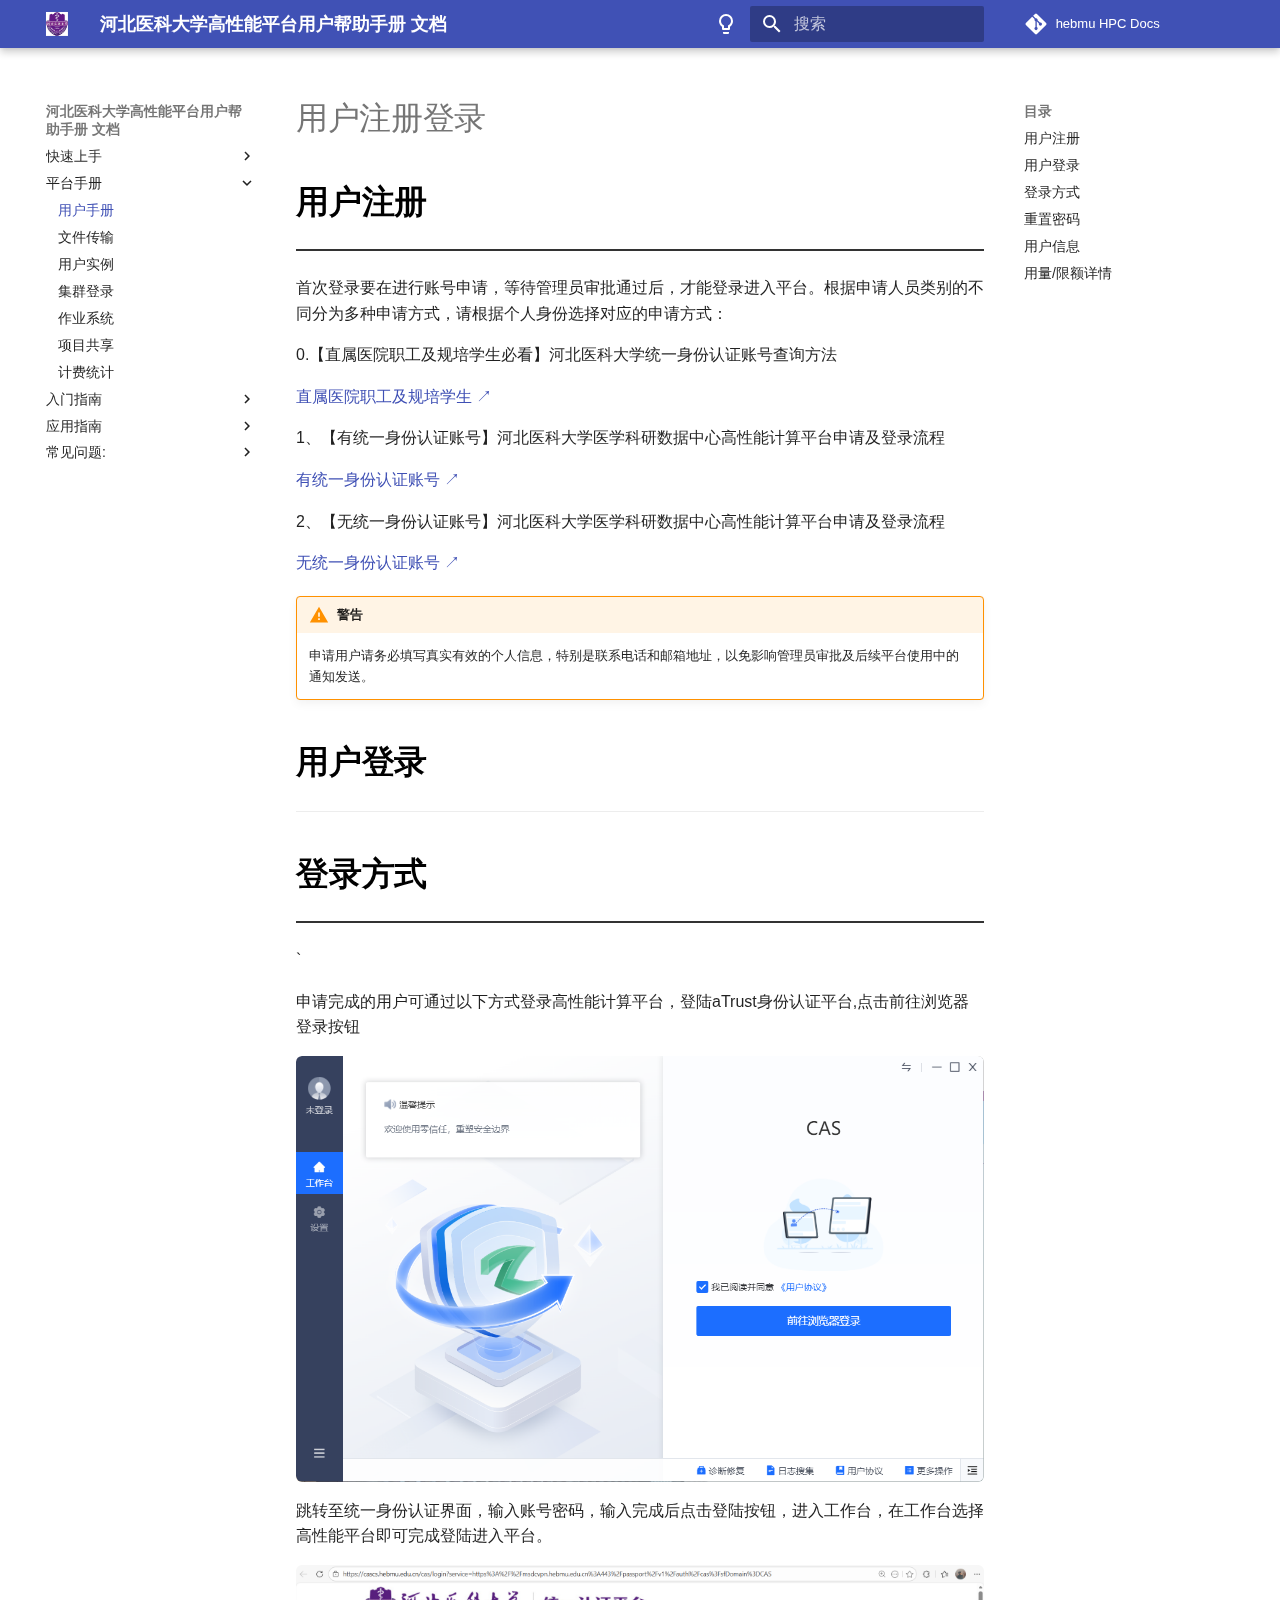
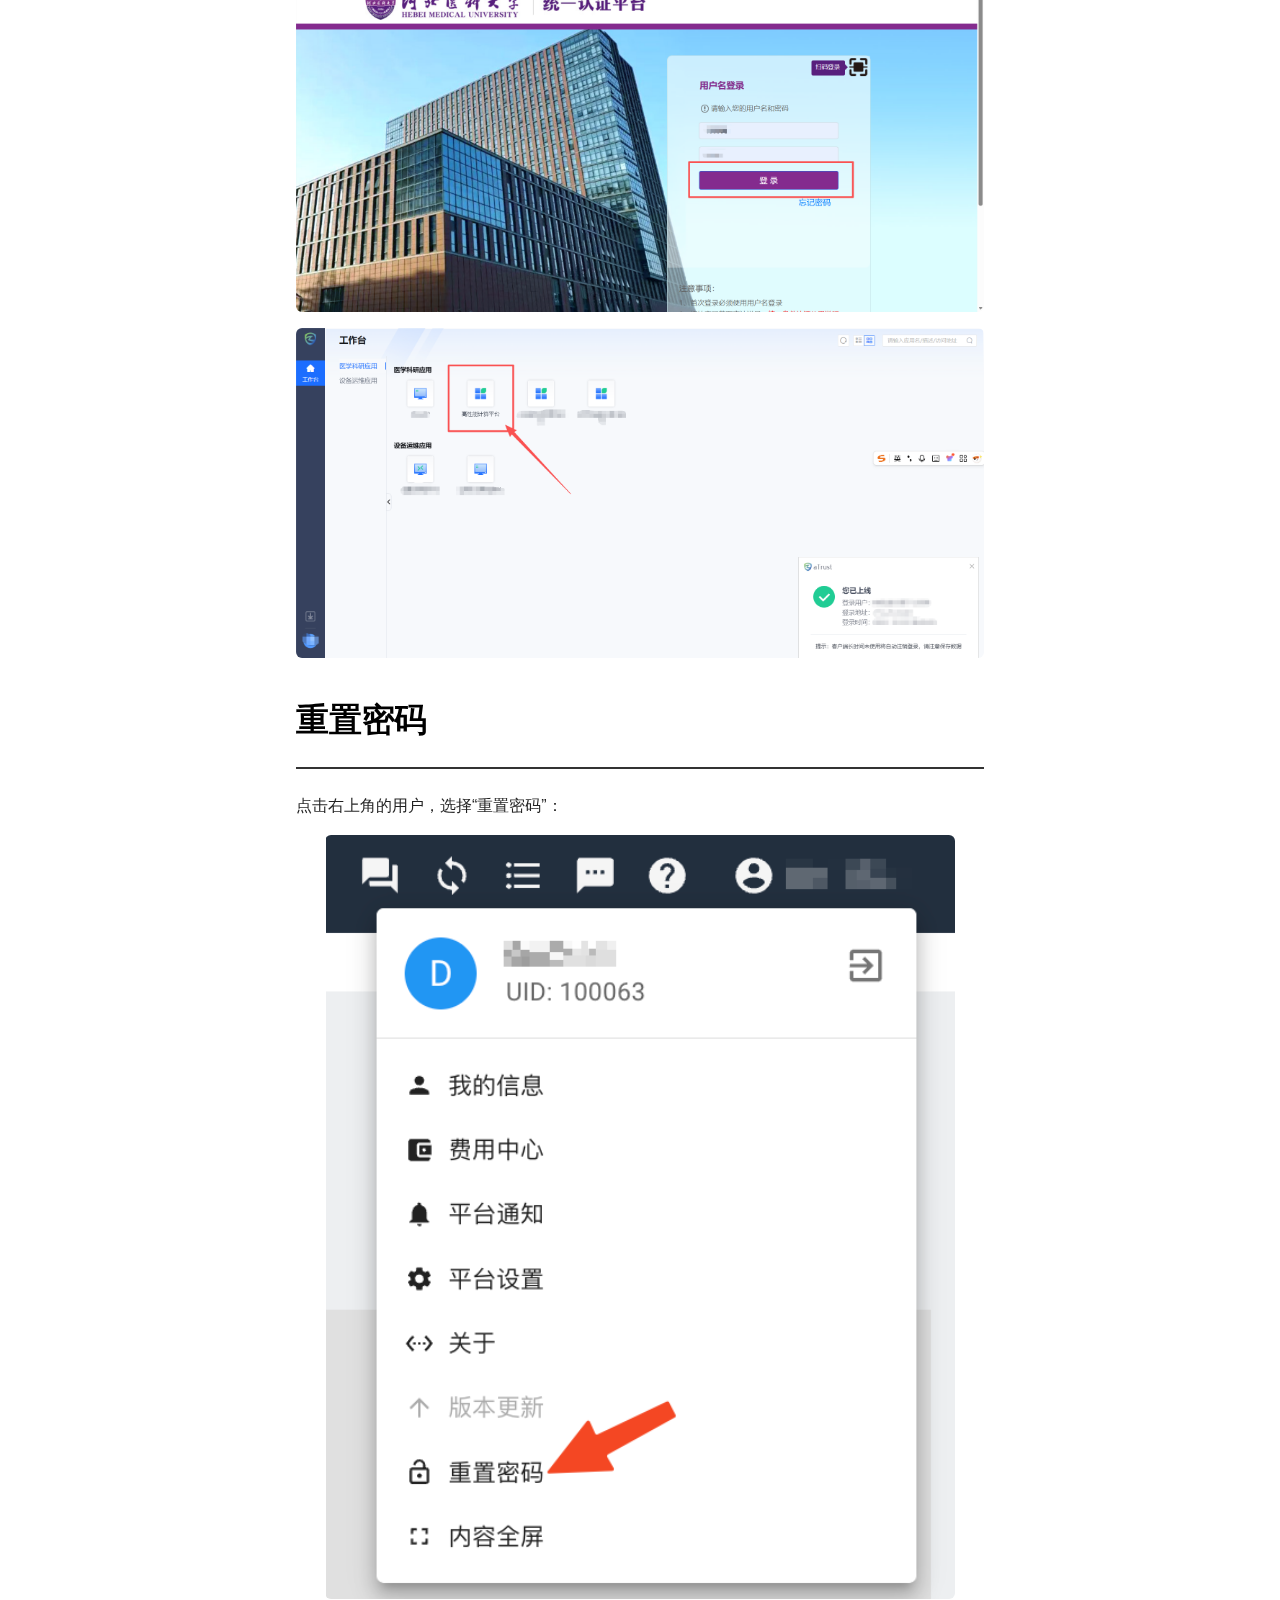
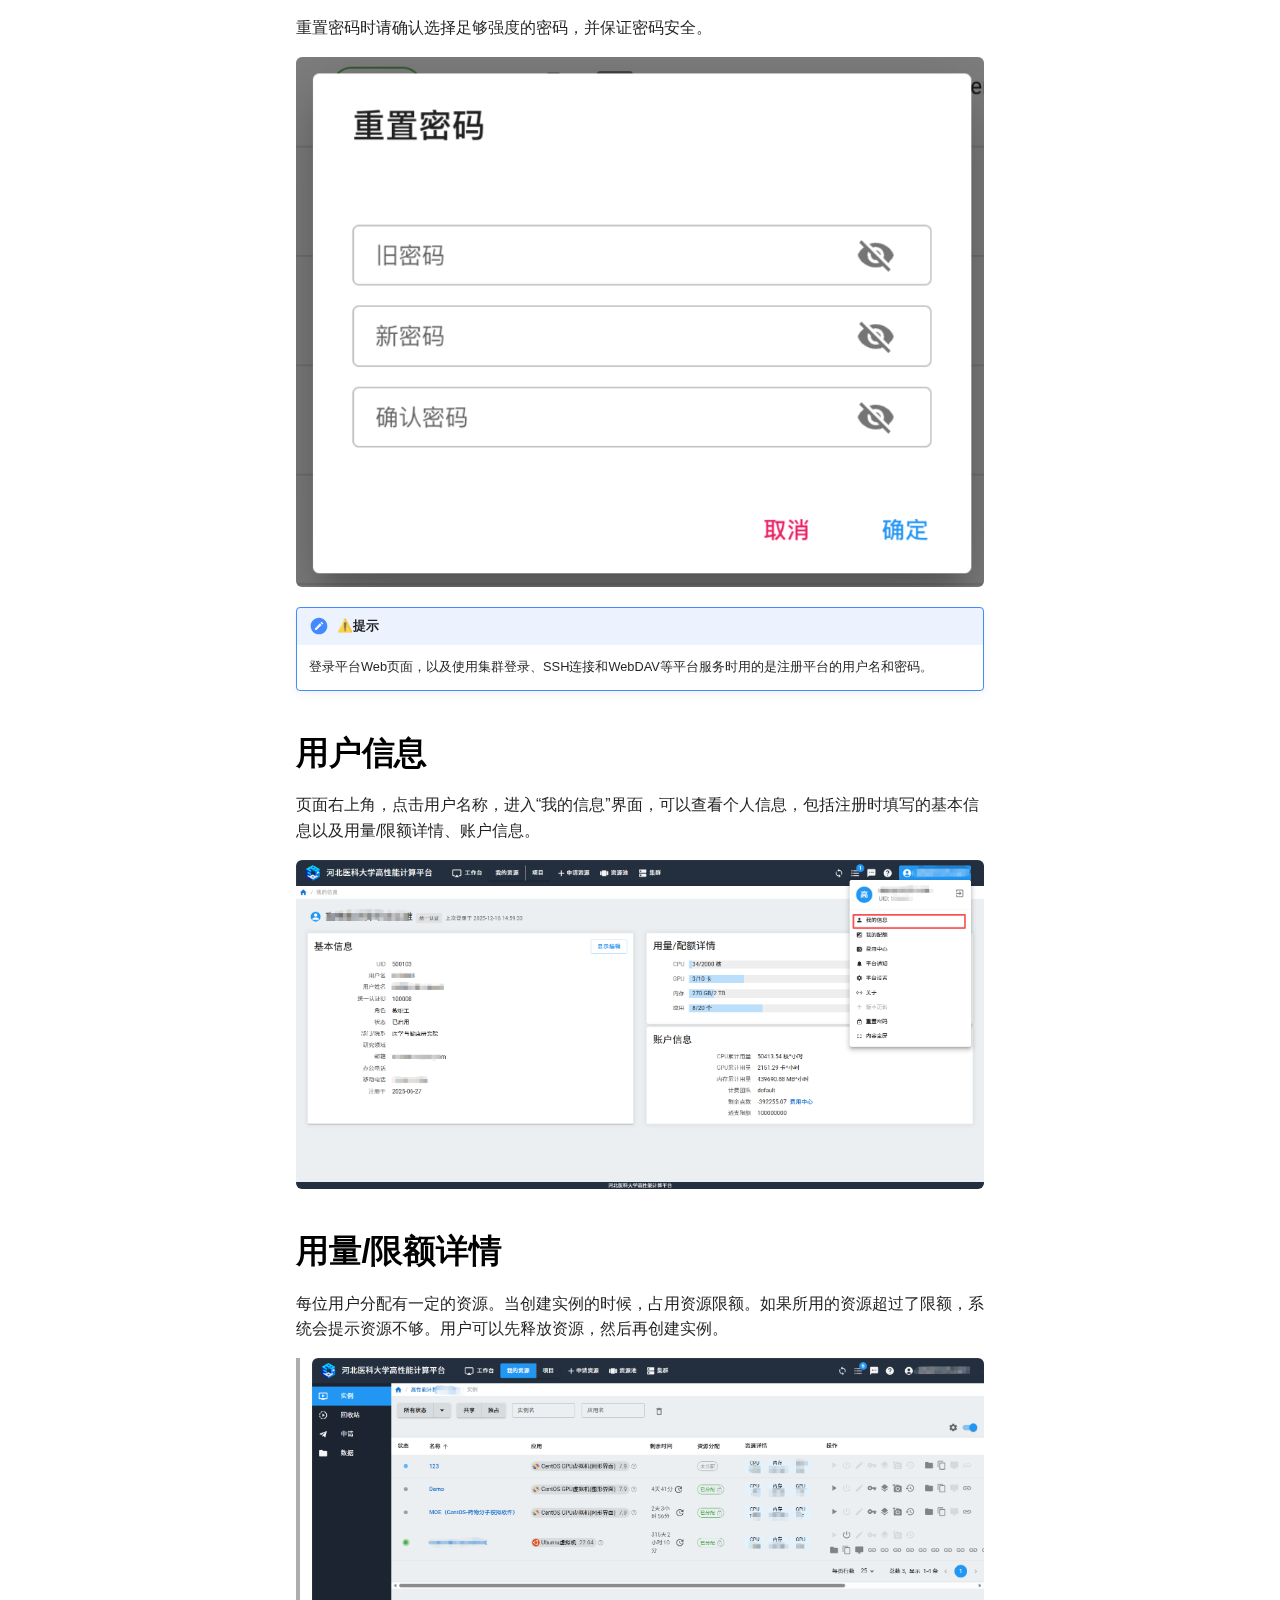
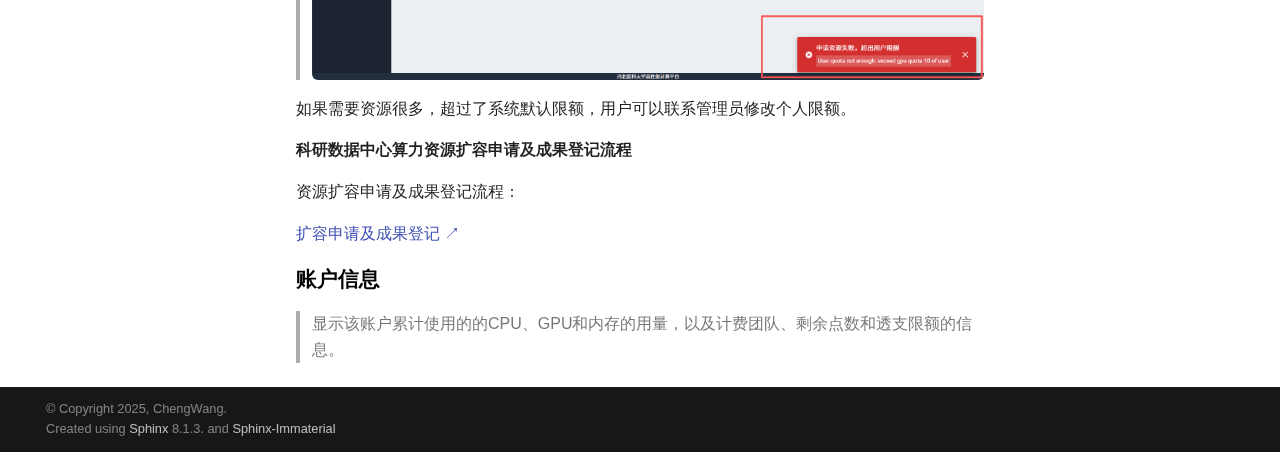
<file: 02-platformmanual/userManual.html>
<!doctype html>
<html lang="zh" class="no-js">
  <head>
    
      <meta charset="utf-8">
      <meta name="viewport" content="width=device-width,initial-scale=1">
      
      
      
      
        <link rel="prev" href="../about.html">
      
      
        <link rel="next" href="fileTransfer.html">
      
      
      <link rel="icon" href="">
    
    
      
        <title>用户注册登录 - 河北医科大学高性能平台用户帮助手册  文档</title>
      
    
    
      
        
      
      


    
    
      
    
    
      
    
        <link rel="stylesheet" type="text/css" href="../_static/sphinx_immaterial_theme.cf2c65c97ee1b6f01.min.css?v=0a68cab4" />
        <link rel="stylesheet" type="text/css" href="../_static/copybutton.css?v=76b2166b" />
        <link rel="stylesheet" type="text/css" href="../_static/css/medium-zoom.css" />
        <link rel="stylesheet" type="text/css" href="../_static/css/lightbox.css?v=8d5ccc8a" />
        <link rel="stylesheet" type="text/css" href="../_static/css/custom.css?v=022b16a3" />
        <link rel="stylesheet" type="text/css" href="../_static/css/custom_tab.css?v=6245d250" />
        <link rel="stylesheet" type="text/css" href="../_static/css/custom_code_style.css?v=569779d5" />
    <script>__md_scope=new URL("..",location),__md_hash=e=>[...e].reduce(((e,_)=>(e<<5)-e+_.charCodeAt(0)),0),__md_get=(e,_=localStorage,t=__md_scope)=>JSON.parse(_.getItem(t.pathname+"."+e)),__md_set=(e,_,t=localStorage,a=__md_scope)=>{try{t.setItem(a.pathname+"."+e,JSON.stringify(_))}catch(e){}}</script>
    
      
  


  
  

<script id="__analytics">function __md_analytics(){function e(){dataLayer.push(arguments)}window.dataLayer=window.dataLayer||[],e("js",new Date),e("config","G-VGHWLGCC9B"),document.addEventListener("DOMContentLoaded",(function(){document.forms.search&&document.forms.search.query.addEventListener("blur",(function(){this.value&&e("event","search",{search_term:this.value})}));document$.subscribe((function(){var t=document.forms.feedback;if(void 0!==t)for(var a of t.querySelectorAll("[type=submit]"))a.addEventListener("click",(function(a){a.preventDefault();var n=document.location.pathname,d=this.getAttribute("data-md-value");e("event","feedback",{page:n,data:d}),t.firstElementChild.disabled=!0;var r=t.querySelector(".md-feedback__note [data-md-value='"+d+"']");r&&(r.hidden=!1)})),t.hidden=!1})),location$.subscribe((function(t){e("config","G-VGHWLGCC9B",{page_path:t.pathname})}))}));var t=document.createElement("script");t.async=!0,t.src="https://www.googletagmanager.com/gtag/js?id=G-VGHWLGCC9B",document.getElementById("__analytics").insertAdjacentElement("afterEnd",t)}</script>
  
    <script>"undefined"!=typeof __md_analytics&&__md_analytics()</script>
  

    
    
    
  </head>
  
  
    
    
      
    
    
    
    
    <body dir="ltr" data-md-color-scheme="default" data-md-color-primary="indigo" data-md-color-accent="indigo">
  
    
    <input class="md-toggle" data-md-toggle="drawer" type="checkbox" id="__drawer" autocomplete="off">
    <input class="md-toggle" data-md-toggle="search" type="checkbox" id="__search" autocomplete="off">
    <label class="md-overlay" for="__drawer"></label>
    <div data-md-component="skip">
      
        
        <a href="#id2" class="md-skip">
          跳转至
        </a>
      
    </div>
    <div data-md-component="announce">
      
    </div>
    
    
      

  

<header class="md-header md-header--shadow" data-md-component="header">
  <nav class="md-header__inner md-grid" aria-label="页眉">
    <a href="../index.html" title="河北医科大学高性能平台用户帮助手册  文档" class="md-header__button md-logo" aria-label="河北医科大学高性能平台用户帮助手册  文档" data-md-component="logo">
      <img src="../_static/logo.png" alt="logo">
    </a>
    <label class="md-header__button md-icon" for="__drawer">
      
      <svg xmlns="http://www.w3.org/2000/svg" viewBox="0 0 24 24"><path d="M3 6h18v2H3zm0 5h18v2H3zm0 5h18v2H3z"/></svg>
    </label>
    <div class="md-header__title" data-md-component="header-title">
      <div class="md-header__ellipsis">
        <div class="md-header__topic">
          <span class="md-ellipsis">
            河北医科大学高性能平台用户帮助手册  文档
          </span>
        </div>
        <div class="md-header__topic" data-md-component="header-topic">
          <span class="md-ellipsis">
            
              用户注册登录
            
          </span>
        </div>
      </div>
    </div>
    
      
        <form class="md-header__option" data-md-component="palette">
  
    
    
    
    <input class="md-option" data-md-color-media="(prefers-color-scheme: light)" data-md-color-scheme="default" data-md-color-primary="indigo" data-md-color-accent="indigo"  aria-label="Switch to dark mode"  type="radio" name="__palette" id="__palette_0">
    
      <label class="md-header__button md-icon" title="Switch to dark mode" for="__palette_1" hidden>
        <svg xmlns="http://www.w3.org/2000/svg" viewBox="0 0 24 24"><path d="M12 2a7 7 0 0 1 7 7c0 2.38-1.19 4.47-3 5.74V17a1 1 0 0 1-1 1H9a1 1 0 0 1-1-1v-2.26C6.19 13.47 5 11.38 5 9a7 7 0 0 1 7-7M9 21v-1h6v1a1 1 0 0 1-1 1h-4a1 1 0 0 1-1-1m3-17a5 5 0 0 0-5 5c0 2.05 1.23 3.81 3 4.58V16h4v-2.42c1.77-.77 3-2.53 3-4.58a5 5 0 0 0-5-5"/></svg>
      </label>
    
  
    
    
    
    <input class="md-option" data-md-color-media="(prefers-color-scheme: dark)" data-md-color-scheme="slate" data-md-color-primary="indigo" data-md-color-accent="indigo"  aria-label="Switch to light mode"  type="radio" name="__palette" id="__palette_1">
    
      <label class="md-header__button md-icon" title="Switch to light mode" for="__palette_0" hidden>
        <svg xmlns="http://www.w3.org/2000/svg" viewBox="0 0 24 24"><path d="M12 2a7 7 0 0 0-7 7c0 2.38 1.19 4.47 3 5.74V17a1 1 0 0 0 1 1h6a1 1 0 0 0 1-1v-2.26c1.81-1.27 3-3.36 3-5.74a7 7 0 0 0-7-7M9 21a1 1 0 0 0 1 1h4a1 1 0 0 0 1-1v-1H9z"/></svg>
      </label>
    
  
</form>
      
    
    
      <script>var palette=__md_get("__palette");if(palette&&palette.color){if("(prefers-color-scheme)"===palette.color.media){var media=matchMedia("(prefers-color-scheme: light)"),input=document.querySelector(media.matches?"[data-md-color-media='(prefers-color-scheme: light)']":"[data-md-color-media='(prefers-color-scheme: dark)']");palette.color.media=input.getAttribute("data-md-color-media"),palette.color.scheme=input.getAttribute("data-md-color-scheme"),palette.color.primary=input.getAttribute("data-md-color-primary"),palette.color.accent=input.getAttribute("data-md-color-accent")}for(var[key,value]of Object.entries(palette.color))document.body.setAttribute("data-md-color-"+key,value)}</script>
    
    
    
      <label class="md-header__button md-icon" for="__search">
        
        <svg xmlns="http://www.w3.org/2000/svg" viewBox="0 0 24 24"><path d="M9.5 3A6.5 6.5 0 0 1 16 9.5c0 1.61-.59 3.09-1.56 4.23l.27.27h.79l5 5-1.5 1.5-5-5v-.79l-.27-.27A6.52 6.52 0 0 1 9.5 16 6.5 6.5 0 0 1 3 9.5 6.5 6.5 0 0 1 9.5 3m0 2C7 5 5 7 5 9.5S7 14 9.5 14 14 12 14 9.5 12 5 9.5 5"/></svg>
      </label>
      <div class="md-search" data-md-component="search" role="dialog">
  <label class="md-search__overlay" for="__search"></label>
  <div class="md-search__inner" role="search">
    <form class="md-search__form" name="search">
      <input type="text" class="md-search__input" name="query" aria-label="搜索" placeholder="搜索" autocapitalize="off" autocorrect="off" autocomplete="off" spellcheck="false" data-md-component="search-query" required>
      <label class="md-search__icon md-icon" for="__search">
        
        <svg xmlns="http://www.w3.org/2000/svg" viewBox="0 0 24 24"><path d="M9.5 3A6.5 6.5 0 0 1 16 9.5c0 1.61-.59 3.09-1.56 4.23l.27.27h.79l5 5-1.5 1.5-5-5v-.79l-.27-.27A6.52 6.52 0 0 1 9.5 16 6.5 6.5 0 0 1 3 9.5 6.5 6.5 0 0 1 9.5 3m0 2C7 5 5 7 5 9.5S7 14 9.5 14 14 12 14 9.5 12 5 9.5 5"/></svg>
        
        <svg xmlns="http://www.w3.org/2000/svg" viewBox="0 0 24 24"><path d="M20 11v2H8l5.5 5.5-1.42 1.42L4.16 12l7.92-7.92L13.5 5.5 8 11z"/></svg>
      </label>
      <nav class="md-search__options" aria-label="查找">
        
        <button type="reset" class="md-search__icon md-icon" title="清空当前内容" aria-label="清空当前内容" tabindex="-1">
          
          <svg xmlns="http://www.w3.org/2000/svg" viewBox="0 0 24 24"><path d="M19 6.41 17.59 5 12 10.59 6.41 5 5 6.41 10.59 12 5 17.59 6.41 19 12 13.41 17.59 19 19 17.59 13.41 12z"/></svg>
        </button>
      </nav>
      
    </form>
    <div class="md-search__output">
      <div class="md-search__scrollwrap" tabindex="0" data-md-scrollfix>
        <div class="md-search-result" data-md-component="search-result">
          <div class="md-search-result__meta">
            正在初始化搜索引擎
          </div>
          <ol class="md-search-result__list" role="presentation"></ol>
        </div>
      </div>
    </div>
  </div>
</div>
    
    
      <div class="md-header__source">
        <a href="https://chengwang97.github.io/docs.hpc.msdc.hebmu.edu/" title="前往仓库" class="md-source" data-md-component="source">
  <div class="md-source__icon md-icon">
    
    <svg xmlns="http://www.w3.org/2000/svg" viewBox="0 0 448 512"><!--! Font Awesome Free 6.7.2 by @fontawesome - https://fontawesome.com License - https://fontawesome.com/license/free (Icons: CC BY 4.0, Fonts: SIL OFL 1.1, Code: MIT License) Copyright 2024 Fonticons, Inc.--><path d="M439.55 236.05 244 40.45a28.87 28.87 0 0 0-40.81 0l-40.66 40.63 51.52 51.52c27.06-9.14 52.68 16.77 43.39 43.68l49.66 49.66c34.23-11.8 61.18 31 35.47 56.69-26.49 26.49-70.21-2.87-56-37.34L240.22 199v121.85c25.3 12.54 22.26 41.85 9.08 55a34.34 34.34 0 0 1-48.55 0c-17.57-17.6-11.07-46.91 11.25-56v-123c-20.8-8.51-24.6-30.74-18.64-45L142.57 101 8.45 235.14a28.86 28.86 0 0 0 0 40.81l195.61 195.6a28.86 28.86 0 0 0 40.8 0l194.69-194.69a28.86 28.86 0 0 0 0-40.81"/></svg>
  </div>
  <div class="md-source__repository">
    hebmu HPC Docs
  </div>
</a>
      </div>
    
  </nav>
  
</header>
    
    <div class="md-container" data-md-component="container">
      
      
      
      
        
          
        
      
      <main class="md-main" data-md-component="main">
        <div class="md-main__inner md-grid">
          
            
              
              <div class="md-sidebar md-sidebar--primary" data-md-component="sidebar" data-md-type="navigation" >
                <div class="md-sidebar__scrollwrap">
                  <div class="md-sidebar__inner">
                    



<nav class="md-nav md-nav--primary" aria-label="导航栏" data-md-level="0">
  <label class="md-nav__title" for="__drawer">
    <a href="../index.html" title="河北医科大学高性能平台用户帮助手册  文档" class="md-nav__button md-logo" aria-label="河北医科大学高性能平台用户帮助手册  文档" data-md-component="logo">
      <img src="../_static/logo.png" alt="logo">
    </a>
    河北医科大学高性能平台用户帮助手册  文档
  </label>
  
    <div class="md-nav__source">
      <a href="https://chengwang97.github.io/docs.hpc.msdc.hebmu.edu/" title="前往仓库" class="md-source" data-md-component="source">
  <div class="md-source__icon md-icon">
    
    <svg xmlns="http://www.w3.org/2000/svg" viewBox="0 0 448 512"><!--! Font Awesome Free 6.7.2 by @fontawesome - https://fontawesome.com License - https://fontawesome.com/license/free (Icons: CC BY 4.0, Fonts: SIL OFL 1.1, Code: MIT License) Copyright 2024 Fonticons, Inc.--><path d="M439.55 236.05 244 40.45a28.87 28.87 0 0 0-40.81 0l-40.66 40.63 51.52 51.52c27.06-9.14 52.68 16.77 43.39 43.68l49.66 49.66c34.23-11.8 61.18 31 35.47 56.69-26.49 26.49-70.21-2.87-56-37.34L240.22 199v121.85c25.3 12.54 22.26 41.85 9.08 55a34.34 34.34 0 0 1-48.55 0c-17.57-17.6-11.07-46.91 11.25-56v-123c-20.8-8.51-24.6-30.74-18.64-45L142.57 101 8.45 235.14a28.86 28.86 0 0 0 0 40.81l195.61 195.6a28.86 28.86 0 0 0 40.8 0l194.69-194.69a28.86 28.86 0 0 0 0-40.81"/></svg>
  </div>
  <div class="md-source__repository">
    hebmu HPC Docs
  </div>
</a>
    </div>
  
  <ul class="md-nav__list" data-md-scrollfix>
    
      
      
  
  
  
  
    
    
    
    <li class="md-nav__item md-nav__item--nested">
      
        
        
        <input class="md-nav__toggle md-toggle " type="checkbox" id="__nav_1" >
        
          
          <label class="md-nav__link" for="__nav_1" id="__nav_1_label" tabindex="0">
            
  
  
  <span class="md-ellipsis">
    <span>快速上手</span>
    
  </span>
  

            <span class="md-nav__icon md-icon"></span>
          </label>
        
        <nav class="md-nav" data-md-level="1" aria-labelledby="__nav_1_label" aria-expanded="false">
          <label class="md-nav__title" for="__nav_1">
            <span class="md-nav__icon md-icon"></span>
            <span>快速上手</span>
          </label>
          <ul class="md-nav__list" data-md-scrollfix>
            
              
                
  
  
  
  
  
    <li class="md-nav__item">
      <a href="../01-getQuickstart/resourcebuild.html" class="md-nav__link">
        
  
  
  <span class="md-ellipsis">
    <span>申请资源</span>
    
  </span>
  

      </a>
    </li>
  

              
            
              
                
  
  
  
  
  
    <li class="md-nav__item">
      <a href="../01-getQuickstart/submitjobs.html" class="md-nav__link">
        
  
  
  <span class="md-ellipsis">
    <span>提交集群作业</span>
    
  </span>
  

      </a>
    </li>
  

              
            
              
                
  
  
  
  
  
    <li class="md-nav__item">
      <a href="../01-getQuickstart/dashboard.html" class="md-nav__link">
        
  
  
  <span class="md-ellipsis">
    <span>工作台</span>
    
  </span>
  

      </a>
    </li>
  

              
            
              
                
  
  
  
  
  
    <li class="md-nav__item">
      <a href="../01-getQuickstart/pool.html" class="md-nav__link">
        
  
  
  <span class="md-ellipsis">
    <span>资源池</span>
    
  </span>
  

      </a>
    </li>
  

              
            
              
                
  
  
  
  
  
    <li class="md-nav__item">
      <a href="../about.html" class="md-nav__link">
        
  
  
  <span class="md-ellipsis">
    <span>关于</span>
    
  </span>
  

      </a>
    </li>
  

              
            
          </ul>
        </nav>
      
    </li>
  
  

    
      
      
  
  
    
  
  
  
    
    
    
    <li class="md-nav__item md-nav__item--active md-nav__item--nested">
      
        
        
        <input class="md-nav__toggle md-toggle " type="checkbox" id="__nav_2" checked>
        
          
          <label class="md-nav__link" for="__nav_2" id="__nav_2_label" tabindex="0">
            
  
  
  <span class="md-ellipsis">
    <span>平台手册</span>
    
  </span>
  

            <span class="md-nav__icon md-icon"></span>
          </label>
        
        <nav class="md-nav" data-md-level="1" aria-labelledby="__nav_2_label" aria-expanded="true">
          <label class="md-nav__title" for="__nav_2">
            <span class="md-nav__icon md-icon"></span>
            <span>平台手册</span>
          </label>
          <ul class="md-nav__list" data-md-scrollfix>
            
              
                
  
  
    
  
    
  
  
  
    <li class="md-nav__item md-nav__item--active">
      
      
      <input class="md-nav__toggle md-toggle" type="checkbox" id="__toc">
      
        <label class="md-nav__link md-nav__link--active" for="__toc">
          
  
  
  <span class="md-ellipsis">
    <span>用户手册</span>
    
  </span>
  

          <span class="md-nav__icon md-icon"></span>
        </label>
      
      <a href="#" class="md-nav__link md-nav__link--active">
        
  
  
  <span class="md-ellipsis">
    <span>用户手册</span>
    
  </span>
  

      </a>
      
        

<nav class="md-nav md-nav--secondary">
  
  
    
  
  
    <label class="md-nav__title" for="__toc">
      <span class="md-nav__icon md-icon"></span>
      目录
    </label>
    <ul class="md-nav__list" data-md-component="toc" data-md-scrollfix>
      
        <li class="md-nav__item">
  <a href="#id2" class="md-nav__link">
    
    <span class="md-ellipsis">
      <span title=":black:`用户注册` (引用标签)"><span>用户注册</span></span>
    </span>
  </a>
  
</li>
      
        <li class="md-nav__item">
  <a href="#id3" class="md-nav__link">
    
    <span class="md-ellipsis">
      <span title=":black:`用户登录` (引用标签)"><span>用户登录</span></span>
    </span>
  </a>
  
</li>
      
        <li class="md-nav__item">
  <a href="#id4" class="md-nav__link">
    
    <span class="md-ellipsis">
      <span title=":black:`登录方式` (引用标签)"><span>登录方式</span></span>
    </span>
  </a>
  
</li>
      
        <li class="md-nav__item">
  <a href="#id5" class="md-nav__link">
    
    <span class="md-ellipsis">
      <span title=":black:`重置密码` (引用标签)"><span>重置密码</span></span>
    </span>
  </a>
  
</li>
      
        <li class="md-nav__item">
  <a href="#id6" class="md-nav__link">
    
    <span class="md-ellipsis">
      <span title=":black:`用户信息` (引用标签)"><span>用户信息</span></span>
    </span>
  </a>
  
</li>
      
        <li class="md-nav__item">
  <a href="#id7" class="md-nav__link">
    
    <span class="md-ellipsis">
      <span title=":black:`用量/限额详情` (引用标签)"><span>用量/限额详情</span></span>
    </span>
  </a>
  
</li>
      
    </ul>
  
</nav>
      
    </li>
  

              
            
              
                
  
  
  
  
  
    <li class="md-nav__item">
      <a href="fileTransfer.html" class="md-nav__link">
        
  
  
  <span class="md-ellipsis">
    <span>文件传输</span>
    
  </span>
  

      </a>
    </li>
  

              
            
              
                
  
  
  
  
  
    <li class="md-nav__item">
      <a href="userInstance.html" class="md-nav__link">
        
  
  
  <span class="md-ellipsis">
    <span>用户实例</span>
    
  </span>
  

      </a>
    </li>
  

              
            
              
                
  
  
  
  
  
    <li class="md-nav__item">
      <a href="clusterLogin.html" class="md-nav__link">
        
  
  
  <span class="md-ellipsis">
    <span>集群登录</span>
    
  </span>
  

      </a>
    </li>
  

              
            
              
                
  
  
  
  
  
    <li class="md-nav__item">
      <a href="jobSystem.html" class="md-nav__link">
        
  
  
  <span class="md-ellipsis">
    <span>作业系统</span>
    
  </span>
  

      </a>
    </li>
  

              
            
              
                
  
  
  
  
  
    <li class="md-nav__item">
      <a href="projectSharing.html" class="md-nav__link">
        
  
  
  <span class="md-ellipsis">
    <span>项目共享</span>
    
  </span>
  

      </a>
    </li>
  

              
            
              
                
  
  
  
  
  
    <li class="md-nav__item">
      <a href="billingStatistics.html" class="md-nav__link">
        
  
  
  <span class="md-ellipsis">
    <span>计费统计</span>
    
  </span>
  

      </a>
    </li>
  

              
            
          </ul>
        </nav>
      
    </li>
  
  

    
      
      
  
  
  
  
    
    
    
    <li class="md-nav__item md-nav__item--nested">
      
        
        
        <input class="md-nav__toggle md-toggle " type="checkbox" id="__nav_3" >
        
          
          <label class="md-nav__link" for="__nav_3" id="__nav_3_label" tabindex="0">
            
  
  
  <span class="md-ellipsis">
    <span>入门指南</span>
    
  </span>
  

            <span class="md-nav__icon md-icon"></span>
          </label>
        
        <nav class="md-nav" data-md-level="1" aria-labelledby="__nav_3_label" aria-expanded="false">
          <label class="md-nav__title" for="__nav_3">
            <span class="md-nav__icon md-icon"></span>
            <span>入门指南</span>
          </label>
          <ul class="md-nav__list" data-md-scrollfix>
            
              
                
  
  
  
  
  
    <li class="md-nav__item">
      <a href="../03-startGuide/Linux.html" class="md-nav__link">
        
  
  
  <span class="md-ellipsis">
    <span>Linux基本操作</span>
    
  </span>
  

      </a>
    </li>
  

              
            
              
                
  
  
  
  
  
    <li class="md-nav__item">
      <a href="../03-startGuide/Conda.html" class="md-nav__link">
        
  
  
  <span class="md-ellipsis">
    <span>Conda</span>
    
  </span>
  

      </a>
    </li>
  

              
            
              
                
  
  
  
  
  
    <li class="md-nav__item">
      <a href="../03-startGuide/Spack.html" class="md-nav__link">
        
  
  
  <span class="md-ellipsis">
    <span>Spack</span>
    
  </span>
  

      </a>
    </li>
  

              
            
              
                
  
  
  
  
  
    <li class="md-nav__item">
      <a href="../03-startGuide/Tmux.html" class="md-nav__link">
        
  
  
  <span class="md-ellipsis">
    <span>Tmux</span>
    
  </span>
  

      </a>
    </li>
  

              
            
          </ul>
        </nav>
      
    </li>
  
  

    
      
      
  
  
  
  
    
    
    
    <li class="md-nav__item md-nav__item--nested">
      
        
        
        <input class="md-nav__toggle md-toggle " type="checkbox" id="__nav_4" >
        
          
          <label class="md-nav__link" for="__nav_4" id="__nav_4_label" tabindex="0">
            
  
  
  <span class="md-ellipsis">
    <span>应用指南</span>
    
  </span>
  

            <span class="md-nav__icon md-icon"></span>
          </label>
        
        <nav class="md-nav" data-md-level="1" aria-labelledby="__nav_4_label" aria-expanded="false">
          <label class="md-nav__title" for="__nav_4">
            <span class="md-nav__icon md-icon"></span>
            <span>应用指南</span>
          </label>
          <ul class="md-nav__list" data-md-scrollfix>
            
              
                
  
  
  
  
  
    <li class="md-nav__item">
      <a href="../04-application/Ubuntu.html" class="md-nav__link">
        
  
  
  <span class="md-ellipsis">
    <span>Ubuntu</span>
    
  </span>
  

      </a>
    </li>
  

              
            
          </ul>
        </nav>
      
    </li>
  
  

    
      
      
  
  
  
  
    
    
    
    <li class="md-nav__item md-nav__item--nested">
      
        
        
        <input class="md-nav__toggle md-toggle " type="checkbox" id="__nav_5" >
        
          
          <label class="md-nav__link" for="__nav_5" id="__nav_5_label" tabindex="0">
            
  
  
  <span class="md-ellipsis">
    <span>常见问题:<wbr></span>
    
  </span>
  

            <span class="md-nav__icon md-icon"></span>
          </label>
        
        <nav class="md-nav" data-md-level="1" aria-labelledby="__nav_5_label" aria-expanded="false">
          <label class="md-nav__title" for="__nav_5">
            <span class="md-nav__icon md-icon"></span>
            <span>常见问题:<wbr></span>
          </label>
          <ul class="md-nav__list" data-md-scrollfix>
            
              
                
  
  
  
  
  
    <li class="md-nav__item">
      <a href="../05-faq/moe.html" class="md-nav__link">
        
  
  
  <span class="md-ellipsis">
    <span>moe</span>
    
  </span>
  

      </a>
    </li>
  

              
            
          </ul>
        </nav>
      
    </li>
  
  

    
  </ul>
</nav>
                  </div>
                </div>
              </div>
            
            
              
              <div class="md-sidebar md-sidebar--secondary" data-md-component="sidebar" data-md-type="toc" >
                <div class="md-sidebar__scrollwrap">
                  <div class="md-sidebar__inner">
                    

<nav class="md-nav md-nav--secondary">
  
  
  
    <label class="md-nav__title" for="__toc">
      <span class="md-nav__icon md-icon"></span>
      目录
    </label>
    <ul class="md-nav__list" data-md-component="toc" data-md-scrollfix>
      
        <li class="md-nav__item">
  <a href="#id2" class="md-nav__link">
    
    <span class="md-ellipsis">
      <span title=":black:`用户注册` (引用标签)"><span>用户注册</span></span>
    </span>
  </a>
  
</li>
      
        <li class="md-nav__item">
  <a href="#id3" class="md-nav__link">
    
    <span class="md-ellipsis">
      <span title=":black:`用户登录` (引用标签)"><span>用户登录</span></span>
    </span>
  </a>
  
</li>
      
        <li class="md-nav__item">
  <a href="#id4" class="md-nav__link">
    
    <span class="md-ellipsis">
      <span title=":black:`登录方式` (引用标签)"><span>登录方式</span></span>
    </span>
  </a>
  
</li>
      
        <li class="md-nav__item">
  <a href="#id5" class="md-nav__link">
    
    <span class="md-ellipsis">
      <span title=":black:`重置密码` (引用标签)"><span>重置密码</span></span>
    </span>
  </a>
  
</li>
      
        <li class="md-nav__item">
  <a href="#id6" class="md-nav__link">
    
    <span class="md-ellipsis">
      <span title=":black:`用户信息` (引用标签)"><span>用户信息</span></span>
    </span>
  </a>
  
</li>
      
        <li class="md-nav__item">
  <a href="#id7" class="md-nav__link">
    
    <span class="md-ellipsis">
      <span title=":black:`用量/限额详情` (引用标签)"><span>用量/限额详情</span></span>
    </span>
  </a>
  
</li>
      
    </ul>
  
</nav>
                  </div>
                </div>
              </div>
            
          
          
            <div class="md-content" data-md-component="content">
              <article class="md-content__inner md-typeset" role="main">
                
                
                  


<h1 id="id1">用户注册登录<a class="headerlink" href="#id1" title="Link to this heading">¶</a></h1>
<h2 id="id2"><span class="big bold black">用户注册</span><a class="headerlink" href="#id2" title="Link to this heading">¶</a></h2>
<hr class="divider-black"><p>首次登录要在进行账号申请，等待管理员审批通过后，才能登录进入平台。根据申请人员类别的不同分为多种申请方式，请根据个人身份选择对应的申请方式：</p>
<p>0.【直属医院职工及规培学生必看】河北医科大学统一身份认证账号查询方法</p>

<p><a href="https://msdc.hebmu.edu.cn/a/2025/11/17/39FCF7DF16474DF191B8AFA47F86E0B5.html"
   target="_blank"
   rel="noopener noreferrer">
   直属医院职工及规培学生 ↗
</a></p><p>1、【有统一身份认证账号】河北医科大学医学科研数据中心高性能计算平台申请及登录流程</p>

<p><a href="https://msdc.hebmu.edu.cn/a/2024/11/27/8EC67240711D475ABFF4A2AE5B79CC6E.html"
   target="_blank"
   rel="noopener noreferrer">
   有统一身份认证账号 ↗
</a></p>  <p>2、【无统一身份认证账号】河北医科大学医学科研数据中心高性能计算平台申请及登录流程</p>

<p>
  <a href="https://msdc.hebmu.edu.cn/a/2025/12/24/4664C46E4E7943BB87D9C19E8E92B0E0.html"
     target="_blank"
     rel="noopener noreferrer">
     无统一身份认证账号 ↗
  </a></p><div class="warning admonition">
<p class="admonition-title">警告</p>
<p>申请用户请务必填写真实有效的个人信息，特别是联系电话和邮箱地址，以免影响管理员审批及后续平台使用中的通知发送。</p>
</div>
<h2 id="id3"><span class="big bold black">用户登录</span><a class="headerlink" href="#id3" title="Link to this heading">¶</a></h2>
<hr class="divider_black"><h2 id="id4"><span class="big bold black">登录方式</span><a class="headerlink" href="#id4" title="Link to this heading">¶</a></h2>
<hr class="divider-black">`<p>申请完成的用户可通过以下方式登录高性能计算平台，登陆aTrust身份认证平台,点击前往浏览器登录按钮</p>
<figure class="align-default">
<a class="zoomable reference internal image-reference" href="../_images/userManual_1.png"><img alt="用户登录页面" class="zoomable" src="../_images/userManual_1.png" style="width: 100%;" />
</a>
</figure>
<p>跳转至统一身份认证界面，输入账号密码，输入完成后点击登陆按钮，进入工作台，在工作台选择高性能平台即可完成登陆进入平台。</p>
<figure class="align-default">
<a class="zoomable reference internal image-reference" href="../_images/userManual_2.png"><img alt="统一身份认证页面" class="zoomable" src="../_images/userManual_2.png" style="width: 100%;" />
</a>
</figure>
<figure class="align-default">
<a class="zoomable reference internal image-reference" href="../_images/userManual_3.png"><img alt="工作台页面" class="zoomable" src="../_images/userManual_3.png" style="width: 100%;" />
</a>
</figure>
<h2 id="id5"><span class="big bold black">重置密码</span><a class="headerlink" href="#id5" title="Link to this heading">¶</a></h2>
<hr class="divider-black"><p>点击右上角的用户，选择“重置密码”：</p>
<figure class="align-default">
<a class="zoomable reference internal image-reference" href="../_images/userManual_4.png"><img alt="重置密码页面" class="zoomable" src="../_images/userManual_4.png" style="width: 100%;" />
</a>
</figure>
<p>重置密码时请确认选择足够强度的密码，并保证密码安全。</p>
<figure class="align-default">
<a class="zoomable reference internal image-reference" href="../_images/userManual_5.png"><img alt="设置新密码页面" class="zoomable" src="../_images/userManual_5.png" style="width: 100%;" />
</a>
</figure>
<div class="admonition">
<p class="admonition-title">⚠️提示</p>
<p>登录平台Web页面，以及使用集群登录、SSH连接和WebDAV等平台服务时用的是注册平台的用户名和密码。</p>
</div>
<h2 id="id6"><span class="big bold black">用户信息</span><a class="headerlink" href="#id6" title="Link to this heading">¶</a></h2>
<p>页面右上角，点击用户名称，进入“我的信息”界面，可以查看个人信息，包括注册时填写的基本信息以及用量/限额详情、账户信息。</p>
<figure class="align-default">
<a class="zoomable reference internal image-reference" href="../_images/userManual_6.png"><img alt="用户信息页面" class="zoomable" src="../_images/userManual_6.png" style="width: 100%;" />
</a>
</figure>
<h2 id="id7"><span class="big bold black">用量/限额详情</span><a class="headerlink" href="#id7" title="Link to this heading">¶</a></h2>
<p>每位用户分配有一定的资源。当创建实例的时候，占用资源限额。如果所用的资源超过了限额，系统会提示资源不够。用户可以先释放资源，然后再创建实例。</p>
<blockquote>
<div><figure class="align-default">
<a class="zoomable reference internal image-reference" href="../_images/userManual_7.png"><img alt="用量/限额详情页面" class="zoomable" src="../_images/userManual_7.png" style="width: 100%;" />
</a>
</figure>
</div></blockquote>
<p>如果需要资源很多，超过了系统默认限额，用户可以联系管理员修改个人限额。</p>
<p><strong>科研数据中心算力资源扩容申请及成果登记流程</strong></p>
<p>资源扩容申请及成果登记流程：</p>
<p><a href="https://msdc.hebmu.edu.cn/a/2025/05/26/EB5F6B86106D4CDBBADE36BAE7BA0E15.html"
   target="_blank"
   rel="noopener noreferrer">
   扩容申请及成果登记 ↗
</a></p><p><span class="big bold black">账户信息</span></p>
<blockquote>
<div><p>显示该账户累计使用的的CPU、GPU和内存的用量，以及计费团队、剩余点数和透支限额的信息。</p>
</div></blockquote>







  
  



  




                
              </article>
            </div>
          
          
        </div>
        
      </main>
      
        <footer class="md-footer">
  
  
  
  <div class="md-footer-meta md-typeset">
    
    <div class="md-footer-meta__inner md-grid">
      <div class="md-copyright">
  
    <div class="md-footer-copyright__highlight">
        &#169; Copyright 2025, ChengWang.
        
    </div>
  
    Created using
    <a href="https://www.sphinx-doc.org/" target="_blank" rel="noopener">Sphinx</a>
    8.1.3.
     and
    <a href="https://github.com/jbms/sphinx-immaterial/" target="_blank" rel="noopener">Sphinx-Immaterial</a>
  
</div>
      
    </div>
    
  </div>
</footer>
      
    </div>
    <div class="md-dialog" data-md-component="dialog">
      <div class="md-dialog__inner md-typeset"></div>
    </div>
    
    
    <script id="__config" type="application/json">{"base": "..", "features": ["content.code.copy", "content.code.linenums", "tabbed.content"], "translations": {"clipboard.copied": "\u5df2\u590d\u5236", "clipboard.copy": "\u590d\u5236", "search.result.more.one": "\u5728\u8be5\u9875\u4e0a\u8fd8\u6709 1 \u4e2a\u7b26\u5408\u6761\u4ef6\u7684\u7ed3\u679c", "search.result.more.other": "\u5728\u8be5\u9875\u4e0a\u8fd8\u6709 # \u4e2a\u7b26\u5408\u6761\u4ef6\u7684\u7ed3\u679c", "search.result.none": "\u6ca1\u6709\u627e\u5230\u7b26\u5408\u6761\u4ef6\u7684\u7ed3\u679c", "search.result.one": "\u627e\u5230 1 \u4e2a\u7b26\u5408\u6761\u4ef6\u7684\u7ed3\u679c", "search.result.other": "# \u4e2a\u7b26\u5408\u6761\u4ef6\u7684\u7ed3\u679c", "search.result.placeholder": "\u952e\u5165\u4ee5\u5f00\u59cb\u641c\u7d22", "search.result.term.missing": "\u7f3a\u5c11", "select.version": "\u9009\u62e9\u5f53\u524d\u7248\u672c"}}</script>
    
      
        <script src="../_static/sphinx_immaterial_theme.32136f45f91ae6956.min.js?v=a7a9472a"></script>
        <script src="../_static/clipboard.min.js?v=a7894cd8"></script>
        <script src="../_static/copybutton.js?v=b8bcef97"></script>
        <script src="../_static/js/lightbox.js?v=1c4b3947"></script>
        <script src="../_static/js/external-links.js?v=fb425843"></script>
        <script src="../_static/js/custom_copy.js?v=32293fb7"></script>
    
  </body>
</html>
</file>
<file: _static/copybutton.css>
/* Copy buttons */
button.copybtn {
    position: absolute;
    display: flex;
    top: .3em;
    right: .3em;
    width: 1.7em;
    height: 1.7em;
	opacity: 0;
    transition: opacity 0.3s, border .3s, background-color .3s;
    user-select: none;
    padding: 0;
    border: none;
    outline: none;
    border-radius: 0.4em;
    /* The colors that GitHub uses */
    border: #1b1f2426 1px solid;
    background-color: #f6f8fa;
    color: #57606a;
}

button.copybtn.success {
    border-color: #22863a;
    color: #22863a;
}

button.copybtn svg {
    stroke: currentColor;
    width: 1.5em;
    height: 1.5em;
    padding: 0.1em;
}

div.highlight  {
    position: relative;
}

/* Show the copybutton */
.highlight:hover button.copybtn, button.copybtn.success {
	opacity: 1;
}

.highlight button.copybtn:hover {
    background-color: rgb(235, 235, 235);
}

.highlight button.copybtn:active {
    background-color: rgb(187, 187, 187);
}

/**
 * A minimal CSS-only tooltip copied from:
 *   https://codepen.io/mildrenben/pen/rVBrpK
 *
 * To use, write HTML like the following:
 *
 * <p class="o-tooltip--left" data-tooltip="Hey">Short</p>
 */
 .o-tooltip--left {
  position: relative;
 }

 .o-tooltip--left:after {
    opacity: 0;
    visibility: hidden;
    position: absolute;
    content: attr(data-tooltip);
    padding: .2em;
    font-size: .8em;
    left: -.2em;
    background: grey;
    color: white;
    white-space: nowrap;
    z-index: 2;
    border-radius: 2px;
    transform: translateX(-102%) translateY(0);
    transition: opacity 0.2s cubic-bezier(0.64, 0.09, 0.08, 1), transform 0.2s cubic-bezier(0.64, 0.09, 0.08, 1);
}

.o-tooltip--left:hover:after {
    display: block;
    opacity: 1;
    visibility: visible;
    transform: translateX(-100%) translateY(0);
    transition: opacity 0.2s cubic-bezier(0.64, 0.09, 0.08, 1), transform 0.2s cubic-bezier(0.64, 0.09, 0.08, 1);
    transition-delay: .5s;
}

/* By default the copy button shouldn't show up when printing a page */
@media print {
    button.copybtn {
        display: none;
    }
}
</file>
<file: _static/css/medium-zoom.css>
/* 鼠标悬停提示可缩放 */
.zoomable {
    cursor: zoom-in;
    border-radius: 4px;
    transition: transform 0.2s ease;
}

.zoomable:hover {
    opacity: 0.9;
}
</file>
<file: _static/css/custom.css>
/* ===== 通用样式工具类 ===== */

/* 字体大小 */
.big     { font-size: 1.3em; }
.larger  { font-size: 1.5em; }
.small   { font-size: 0.9em; }

/* 是否加粗 */
.bold    { font-weight: bold; }
.normal-weight { font-weight: normal; }

/* 颜色系统 */
.blue    { color: #007BFF; }
.red     { color: #DC3545; }
.green   { color: #28A745; }
.orange  { color: #FD7E14; }
.purple  { color: #6F42C1; }
.pink    { color: #E83E8C; }
.teal    { color: #20C997; }
.gray    { color: #6c757d; }
.black   { color: #000000; }

/* 可组合使用：例如 .big.blue.bold */


/* 蓝色分割线 */
.divider-blue {
    border: 0;
    height: 1px;
    background-color: #007BFF; /* 和 .blue 一致 */
    margin: 20px 0;
    opacity: 0.8;
}

.divider-gray {
    border: 0;
    height: 1px;
    background-color: #6c757d; /* 和 .gray 一致 */
    margin: 20px 0;
    opacity: 0.8;
}

.divider-black {
    border: 0;
    height: 1px;
    background-color: #000000; /* 和 .black 一致 */
    margin: 20px 0;
    opacity: 0.8;
}

.command-style {
    font-weight: bold;
    color: #007BFF;
    background-color: #f8f9fa;
    padding: 0.1em 0.3em;
    border-radius: 2px;
}


/*字体颜色和背景颜色设置 */

/*浅蓝色背景，亮蓝色字体*/
.font-blue {
    background-color: #99cdf2 !important;
    color: #1c84b4 !important;
    padding: 0.1em 0.3em;
    border-radius: 2px;
    font-weight: normal !important;
}



/* 自动为外部链接添加图标和新窗口提示 */
.rst-content a[href^="http"] {
    /* 可选：加个外链图标 */
    text-decoration: none;
    position: relative;
}
.rst-content a[href^="http"]::after {
    content: " ↗";
    font-size: 0.8em;
    color: #666;
    vertical-align: super;
}


/*仅加粗文本*/
.bold-only {
    font-weight: bold !important;
}
</file>
<file: _static/css/custom_tab.css>
/* ==================== Sphinx Tabs 整体样式 ==================== */
/* 1. Tab容器：边框+留白+圆角+响应式基础 */
.sphinx-tabs {
  /* 基础分隔样式 */
  border-top: 1px solid #e0e0e0; 
  border-bottom: 1px solid #e0e0e0; 
  border-left: 1px solid #e0e0e0; 
  border-right: 1px solid #e0e0e0; 
  margin: 1em 0; /* 上下留白，与前后文本区隔开 */
  /* 圆角样式 */
  border-radius: 8px 8px 0 0; 
  overflow: hidden; 
  /* 响应式基础 
  display: flex;
  flex-direction: column;*/
}

/* 2. Tab标签按钮：基础样式+悬浮交互 */
.sphinx-tabs-tab {
  /* 基础布局 */
  padding: 8px 16px;
  margin: 0 2px; /* 按钮间留缝隙，避免拥挤 */
  /* 字体样式 */
  font-size: 15px;
  font-weight: 500;
  /* 视觉样式 */
  border: none;
  border-bottom: 2px solid transparent; /* 初始下划线透明 */
  border-radius: 6px 6px 0 0; /* 顶部圆角，与容器呼应 */
  background-color: #f8f9fa; /* Tab栏背景色，区分内容区 */
  /* 交互样式 */
  cursor: pointer;
  transition: all 0.2s ease; /* 统一过渡动画，更流畅 */
}

/* 3. Tab标签：悬浮效果（未选中状态） */
.sphinx-tabs-tab:not([aria-selected="true"]):hover {
  color: #007bff; /* 悬浮时文字变蓝 */
  background-color: #f0f7ff; /* 悬浮时背景浅蓝，增强反馈 */
}

/* 4. Tab标签：选中态强化（加粗+放大+小三角） */
.sphinx-tabs-tab[aria-selected="true"] {
  font-weight: 600;
  font-size: 15.5px; /* 比未选中大0.5px，突出焦点 */
  color: #007bff; /* 选中态文字蓝 */
  background-color: #ffffff; /* 选中Tab背景白色，对比更明显 */
  position: relative; /* 为小三角定位做准备 */
}

/* 5. 选中Tab：底部小三角装饰 */
.sphinx-tabs-tab[aria-selected="true"]::after {
  content: "";
  position: absolute;
  bottom: -2px; /* 对齐下划线位置 */
  left: 50%;
  transform: translateX(-50%);
  width: 0;
  height: 0;
  border-left: 6px solid transparent;
  border-right: 6px solid transparent;
  border-bottom: 6px solid #007bff; /* 与主题蓝一致 */
}

/* 6. Tab标签：系统图标装饰 */
/* MacOS & Linux Tab 图标 */
.sphinx-tabs-tab[aria-label="MacOS & Linux"]::before {
  content: "🖥️";
  margin-right: 4px;
}
/* Windows Tab 图标 */
.sphinx-tabs-tab[aria-label="Windows"]::before {
  content: "🪟";
  margin-right: 4px;
}

/* 7. Tab内容区：内边距+阴影，增强层级 */
.sphinx-tabs-panel {
  padding: 1.5em;
  background-color: #ffffff;
  box-shadow: 0 2px 4px rgba(0, 0, 0, 0.05); /* 轻微阴影，区分内容区和Tab栏 */
}

/* 8. 响应式适配：小屏幕自动换行 */
@media (max-width: 768px) {
  .sphinx-tabs > ul {
    flex-wrap: wrap; /* 小屏幕下Tab标签自动换行 */
  }
  .sphinx-tabs-tab {
    flex: 1 1 auto; /* 换行后Tab自动占满宽度，避免挤压 */
    min-width: 120px; /* 保证最小宽度，避免文字折行 */
    text-align: center; /* 居中显示，更美观 */
  }
}
</file>
<file: _static/css/custom_code_style.css>
/* =============== 代码块样式总配置 =============== */
/* 1. 强制覆盖所有层级背景色（消除白色背景） */
div.highlight,
div.highlight > div,
div.highlight table,
div.highlight table > tbody,
div.highlight table > tbody > tr,
div.highlight table > tbody > tr > td,
div.highlight pre,
div.highlight .linenodiv,
div.highlight .linenos,
div.highlight pre > div,
div.highlight pre > span,
div.highlight pre > code {
    background-color: #111111 !important;
    border: none !important;
    margin: 0 !important;
    padding: 0 !important;
    background-image: none !important;
    color: #ffffff !important;
}

/* 2. 代码块基础样式 */
div.highlight {
    position: relative;
    border-radius: 8px !important;
    overflow: auto;
    margin: 1em 0 !important;
    box-shadow: 0 2px 6px rgba(0, 0, 0, 0.2) !important;
}

/* 3. 表格布局重置（核心：统一行号/代码列的布局） */
div.highlight table {
    width: 100% !important;
    border-collapse: collapse !important;
    table-layout: fixed !important;
}

div.highlight tr {
    height: auto !important;
}

/* 4. 行号列样式（固定宽度+分割线+对齐） */
div.highlight td.linenos {
    vertical-align: top !important;    /* 顶部对齐 */
    width: 50px !important;            /* 加宽行号列，避免挤压分割线 */
    padding: 16px 0 !important;        /* 上下内边距与代码区一致 */
    position: relative;                /* 分割线定位基础 */
}

/* 行号文本样式（与代码完全对齐） */
div.highlight td.linenos .linenodiv {
    color: #ffffff !important;
    text-align: right !important;
    padding-right: 10px !important;    /* 行号与分割线的间距 */
    user-select: none !important;
    font-size: 0.92em !important;      /* 与代码字体大小一致 */
    line-height: 1.5 !important;       /* 与代码行高一致 */
    font-family: "SFMono-Regular", Consolas, "Liberation Mono", Menlo, Courier, monospace; /* 字体统一 */
}

/* 分割线（精准定位，不被覆盖） */
div.highlight td.linenos::after {
    content: "";
    position: absolute;
    top: 0;
    right: 0;
    height: 100% !important;           /* 高度100%，贯穿整列 */
    width: 1px !important;
    background-color: #fffefe !important; /* 白色分割线 */
    z-index: 999 !important;           /* 最高层级，确保显示 */
}

/* 5. 代码列样式（与行号完全对齐） */
div.highlight td.code {
    vertical-align: top !important;    /* 顶部对齐 */
    width: calc(100% - 50px) !important; /* 适配行号列宽度 */
    padding: 16px 0 !important;        /* 上下内边距与行号列一致 */
}

/* 代码文本样式 */
div.highlight td.code pre {
    color: #ffffff !important;
    padding-left: 15px !important;     /* 代码与分割线的间距 */
    padding-right: 16px !important;    /* 右侧内边距 */
    font-family: "SFMono-Regular", Consolas, "Liberation Mono", Menlo, Courier, monospace;
    font-size: 0.92em !important;
    line-height: 1.5 !important;
}

/* 6. 复制按钮样式 */
div.highlight button.copybtn {
    color: #ffffff !important;
    background-color: #333333 !important;
    border: 1px solid #666666 !important;
    border-radius: 4px !important;
    padding: 4px 8px !important;
    right: 10px !important;
    top: 10px !important;
    opacity: 0.8;
    z-index: 9999 !important;
}

div.highlight button.copybtn:hover {
    opacity: 1;
    background-color: #444444 !important;
}
</file>
<file: _static/tabs.css>
.sphinx-tabs {
  margin-bottom: 1rem;
}

[role="tablist"] {
  border-bottom: 1px solid #a0b3bf;
}

.sphinx-tabs-tab {
  position: relative;
  font-family: Lato,'Helvetica Neue',Arial,Helvetica,sans-serif;
  color: #1D5C87;
  line-height: 24px;
  margin: 0;
  font-size: 16px;
  font-weight: 400;
  background-color: rgba(255, 255, 255, 0);
  border-radius: 5px 5px 0 0;
  border: 0;
  padding: 1rem 1.5rem;
  margin-bottom: 0;
}

.sphinx-tabs-tab[aria-selected="true"] {
  font-weight: 700;
  border: 1px solid #a0b3bf;
  border-bottom: 1px solid white;
  margin: -1px;
  background-color: white;
}

.sphinx-tabs-tab:focus {
  z-index: 1;
  outline-offset: 1px;
}

.sphinx-tabs-panel {
  position: relative;
  padding: 1rem;
  border: 1px solid #a0b3bf;
  margin: 0px -1px -1px -1px;
  border-radius: 0 0 5px 5px;
  border-top: 0;
  background: white;
}

.sphinx-tabs-panel.code-tab {
  padding: 0.4rem;
}

.sphinx-tab img {
	margin-bottom: 24 px;
}

/* Dark theme preference styling */

@media (prefers-color-scheme: dark) {
  body[data-theme="auto"] .sphinx-tabs-panel {
    color: white;
    background-color: rgb(50, 50, 50);
  }

  body[data-theme="auto"] .sphinx-tabs-tab {
    color: white;
    background-color: rgba(255, 255, 255, 0.05);
  }

  body[data-theme="auto"] .sphinx-tabs-tab[aria-selected="true"] {
    border-bottom: 1px solid rgb(50, 50, 50);
    background-color: rgb(50, 50, 50);
  }
}

/* Explicit dark theme styling */

body[data-theme="dark"] .sphinx-tabs-panel {
  color: white;
  background-color: rgb(50, 50, 50);
}

body[data-theme="dark"] .sphinx-tabs-tab {
  color: white;
  background-color: rgba(255, 255, 255, 0.05);
}

body[data-theme="dark"] .sphinx-tabs-tab[aria-selected="true"] {
  border-bottom: 2px solid rgb(50, 50, 50);
  background-color: rgb(50, 50, 50);
}
</file>
<file: _static/sphinx_immaterial_theme.cf2c65c97ee1b6f01.min.css>
@charset "UTF-8";html{-webkit-text-size-adjust:none;-moz-text-size-adjust:none;text-size-adjust:none;box-sizing:border-box}*,:after,:before{box-sizing:inherit}@media (prefers-reduced-motion){*,:after,:before{transition:none!important}}body{margin:0}a,button,input,label{-webkit-tap-highlight-color:transparent}a{color:inherit;text-decoration:none}hr{border:0;box-sizing:content-box;display:block;height:.05rem;overflow:visible;padding:0}small{font-size:80%}sub,sup{line-height:1em}img{border-style:none}table{border-collapse:separate;border-spacing:0}td,th{font-weight:400;vertical-align:top}button{background:transparent;border:0;font-family:inherit;font-size:inherit;margin:0;padding:0}input{border:0;outline:none}:root{--md-primary-fg-color:#4051b5;--md-primary-fg-color--light:#5d6cc0;--md-primary-fg-color--dark:#303fa1;--md-primary-bg-color:#fff;--md-primary-bg-color--light:hsla(0,0%,100%,.7);--md-accent-fg-color:#526cfe;--md-accent-fg-color--transparent:rgba(82,108,254,.1);--md-accent-bg-color:#fff;--md-accent-bg-color--light:hsla(0,0%,100%,.7)}[data-md-color-scheme=default]{color-scheme:light}[data-md-color-scheme=default] img[src$="#gh-dark-mode-only"],[data-md-color-scheme=default] img[src$="#only-dark"]{display:none}:root,[data-md-color-scheme=default]{--md-hue:225deg;--md-default-fg-color:rgba(0,0,0,.87);--md-default-fg-color--light:rgba(0,0,0,.54);--md-default-fg-color--lighter:rgba(0,0,0,.32);--md-default-fg-color--lightest:rgba(0,0,0,.07);--md-default-bg-color:#fff;--md-default-bg-color--light:hsla(0,0%,100%,.7);--md-default-bg-color--lighter:hsla(0,0%,100%,.3);--md-default-bg-color--lightest:hsla(0,0%,100%,.12);--md-code-fg-color:#36464e;--md-code-bg-color:#f5f5f5;--md-code-hl-color:#4287ff;--md-code-hl-color--light:rgba(66,135,255,.1);--md-code-hl-number-color:#d52a2a;--md-code-hl-special-color:#db1457;--md-code-hl-function-color:#a846b9;--md-code-hl-constant-color:#6e59d9;--md-code-hl-keyword-color:#3f6ec6;--md-code-hl-string-color:#1c7d4d;--md-code-hl-name-color:var(--md-code-fg-color);--md-code-hl-operator-color:var(--md-default-fg-color--light);--md-code-hl-punctuation-color:var(--md-default-fg-color--light);--md-code-hl-comment-color:var(--md-default-fg-color--light);--md-code-hl-generic-color:var(--md-default-fg-color--light);--md-code-hl-variable-color:var(--md-default-fg-color--light);--md-typeset-color:var(--md-default-fg-color);--md-typeset-a-color:var(--md-primary-fg-color);--md-typeset-del-color:rgba(245,80,61,.15);--md-typeset-ins-color:rgba(11,213,112,.15);--md-typeset-kbd-color:#fafafa;--md-typeset-kbd-accent-color:#fff;--md-typeset-kbd-border-color:#b8b8b8;--md-typeset-mark-color:rgba(255,255,0,.5);--md-typeset-table-color:rgba(0,0,0,.12);--md-typeset-table-color--light:rgba(0,0,0,.035);--md-admonition-fg-color:var(--md-default-fg-color);--md-admonition-bg-color:var(--md-default-bg-color);--md-warning-fg-color:rgba(0,0,0,.87);--md-warning-bg-color:#ff9;--md-footer-fg-color:#fff;--md-footer-fg-color--light:hsla(0,0%,100%,.7);--md-footer-fg-color--lighter:hsla(0,0%,100%,.45);--md-footer-bg-color:rgba(0,0,0,.87);--md-footer-bg-color--dark:rgba(0,0,0,.32);--md-shadow-z1:0 0.2rem 0.5rem rgba(0,0,0,.05),0 0 0.05rem rgba(0,0,0,.1);--md-shadow-z2:0 0.2rem 0.5rem rgba(0,0,0,.1),0 0 0.05rem rgba(0,0,0,.25);--md-shadow-z3:0 0.2rem 0.5rem rgba(0,0,0,.2),0 0 0.05rem rgba(0,0,0,.35)}.md-icon svg{fill:currentcolor;display:block;height:1.2rem;width:1.2rem}.si-icon-inline:before{background-color:var(--md-default-fg-color);content:"";display:inline-flex;height:1.125em;-webkit-mask-position:center;mask-position:center;-webkit-mask-repeat:no-repeat;mask-repeat:no-repeat;vertical-align:text-top;width:1.125em}body{-webkit-font-smoothing:antialiased;-moz-osx-font-smoothing:grayscale;--md-text-font-family:var(--md-text-font,_),-apple-system,BlinkMacSystemFont,Helvetica,Arial,sans-serif;--md-code-font-family:var(--md-code-font,_),SFMono-Regular,Consolas,Menlo,monospace}aside,body,input{font-feature-settings:"kern","liga";color:var(--md-typeset-color);font-family:var(--md-text-font-family)}code,kbd,pre{font-feature-settings:"kern";font-family:var(--md-code-font-family)}:root{--md-typeset-table-sort-icon:url('data:image/svg+xml;charset=utf-8,<svg xmlns="http://www.w3.org/2000/svg" viewBox="0 0 24 24"><path d="m18 21-4-4h3V7h-3l4-4 4 4h-3v10h3M2 19v-2h10v2M2 13v-2h7v2M2 7V5h4v2z"/></svg>');--md-typeset-table-sort-icon--asc:url('data:image/svg+xml;charset=utf-8,<svg xmlns="http://www.w3.org/2000/svg" viewBox="0 0 24 24"><path d="M19 17h3l-4 4-4-4h3V3h2M2 17h10v2H2M6 5v2H2V5m0 6h7v2H2z"/></svg>');--md-typeset-table-sort-icon--desc:url('data:image/svg+xml;charset=utf-8,<svg xmlns="http://www.w3.org/2000/svg" viewBox="0 0 24 24"><path d="M19 7h3l-4-4-4 4h3v14h2M2 17h10v2H2M6 5v2H2V5m0 6h7v2H2z"/></svg>')}.md-typeset{-webkit-print-color-adjust:exact;color-adjust:exact;font-size:.8rem;line-height:1.6;overflow-wrap:break-word}@media print{.md-typeset{font-size:.68rem}}.md-typeset blockquote,.md-typeset dl,.md-typeset figure,.md-typeset ol,.md-typeset pre,.md-typeset ul{margin-bottom:1em;margin-top:1em}.md-typeset h1{color:var(--md-default-fg-color--light);font-size:2em;line-height:1.3;margin:0 0 1.25em}.md-typeset h1,.md-typeset h2{font-weight:300;letter-spacing:-.01em}.md-typeset h2{font-size:1.5625em;line-height:1.4;margin:1.6em 0 .64em}.md-typeset h3{font-size:1.25em;font-weight:400;letter-spacing:-.01em;line-height:1.5;margin:1.6em 0 .8em}.md-typeset h2+h3{margin-top:.8em}.md-typeset h4{font-weight:700;letter-spacing:-.01em;margin:1em 0}.md-typeset h5,.md-typeset h6{color:var(--md-default-fg-color--light);font-size:.8em;font-weight:700;letter-spacing:-.01em;margin:1.25em 0}.md-typeset h5{text-transform:uppercase}.md-typeset h5 code{text-transform:none}.md-typeset hr{border-bottom:.05rem solid var(--md-default-fg-color--lightest);display:flow-root;margin:1.5em 0}.md-typeset a{color:var(--md-typeset-a-color);word-break:break-word}.md-typeset a,.md-typeset a:before{transition:color 125ms}.md-typeset a:focus,.md-typeset a:hover{color:var(--md-accent-fg-color)}.md-typeset a:focus code,.md-typeset a:hover code{background-color:var(--md-accent-fg-color--transparent)}.md-typeset a code{color:currentcolor;transition:background-color 125ms}.md-typeset a.focus-visible{outline-color:var(--md-accent-fg-color);outline-offset:.2rem}.md-typeset code,.md-typeset kbd,.md-typeset pre{color:var(--md-code-fg-color);direction:ltr;font-variant-ligatures:none}@media print{.md-typeset code,.md-typeset kbd,.md-typeset pre{white-space:pre-wrap}}.md-typeset code{background-color:var(--md-code-bg-color);border-radius:.1rem;-webkit-box-decoration-break:clone;box-decoration-break:clone;font-size:.85em;padding:0 .2941176471em;word-break:break-word}.md-typeset code:not(.focus-visible){-webkit-tap-highlight-color:transparent;outline:none}.md-typeset pre{display:flow-root;line-height:1.4;position:relative}.md-typeset pre>code{-webkit-box-decoration-break:slice;box-decoration-break:slice;box-shadow:none;display:block;margin:0;outline-color:var(--md-accent-fg-color);overflow:auto;padding:.7720588235em 1.1764705882em;scrollbar-color:var(--md-default-fg-color--lighter) transparent;scrollbar-width:thin;touch-action:auto;word-break:normal}.md-typeset pre>code:hover{scrollbar-color:var(--md-accent-fg-color) transparent}.md-typeset pre>code::-webkit-scrollbar{height:.2rem;width:.2rem}.md-typeset pre>code::-webkit-scrollbar-thumb{background-color:var(--md-default-fg-color--lighter)}.md-typeset pre>code::-webkit-scrollbar-thumb:hover{background-color:var(--md-accent-fg-color)}.md-typeset .code-block-caption+.notranslate .highlighttable,.md-typeset .code-block-caption+.notranslate pre{margin-top:0}.md-typeset kbd{background-color:var(--md-typeset-kbd-color);border-radius:.1rem;box-shadow:0 .1rem 0 .05rem var(--md-typeset-kbd-border-color),0 .1rem 0 var(--md-typeset-kbd-border-color),0 -.1rem .2rem var(--md-typeset-kbd-accent-color) inset;color:var(--md-default-fg-color);display:inline-block;font-size:.75em;padding:0 .6666666667em;vertical-align:text-top;word-break:break-word}.md-typeset mark{background-color:var(--md-typeset-mark-color);-webkit-box-decoration-break:clone;box-decoration-break:clone;color:inherit;word-break:break-word}.md-typeset abbr{border-bottom:.05rem dotted var(--md-default-fg-color--light);cursor:help;text-decoration:none}.md-typeset small{opacity:.75}[dir=ltr] .md-typeset sub,[dir=ltr] .md-typeset sup{margin-left:.078125em}[dir=rtl] .md-typeset sub,[dir=rtl] .md-typeset sup{margin-right:.078125em}[dir=ltr] .md-typeset blockquote{padding-left:.6rem}[dir=rtl] .md-typeset blockquote{padding-right:.6rem}[dir=ltr] .md-typeset blockquote{border-left:.2rem solid var(--md-default-fg-color--lighter)}[dir=rtl] .md-typeset blockquote{border-right:.2rem solid var(--md-default-fg-color--lighter)}.md-typeset blockquote{color:var(--md-default-fg-color--light);margin-left:0;margin-right:0}.md-typeset ul{list-style-type:disc}.md-typeset ul[type]{list-style-type:revert-layer}[dir=ltr] .md-typeset ol,[dir=ltr] .md-typeset ul{margin-left:.625em}[dir=rtl] .md-typeset ol,[dir=rtl] .md-typeset ul{margin-right:.625em}.md-typeset ol,.md-typeset ul{padding:0}.md-typeset ol:not([hidden]),.md-typeset ul:not([hidden]){display:flow-root}.md-typeset ol ol,.md-typeset ul ol{list-style-type:lower-alpha}.md-typeset ol ol ol,.md-typeset ul ol ol{list-style-type:lower-roman}.md-typeset ol ol ol ol,.md-typeset ul ol ol ol{list-style-type:upper-alpha}.md-typeset ol ol ol ol ol,.md-typeset ul ol ol ol ol{list-style-type:upper-roman}.md-typeset ol[type],.md-typeset ul[type]{list-style-type:revert-layer}[dir=ltr] .md-typeset ol li,[dir=ltr] .md-typeset ul li{margin-left:1.25em}[dir=rtl] .md-typeset ol li,[dir=rtl] .md-typeset ul li{margin-right:1.25em}.md-typeset ol li,.md-typeset ul li{margin-bottom:.5em}.md-typeset ol li blockquote,.md-typeset ol li p,.md-typeset ul li blockquote,.md-typeset ul li p{margin:.5em 0}.md-typeset ol li:last-child,.md-typeset ul li:last-child{margin-bottom:0}[dir=ltr] .md-typeset ol li ol,[dir=ltr] .md-typeset ol li ul,[dir=ltr] .md-typeset ul li ol,[dir=ltr] .md-typeset ul li ul{margin-left:.625em}[dir=rtl] .md-typeset ol li ol,[dir=rtl] .md-typeset ol li ul,[dir=rtl] .md-typeset ul li ol,[dir=rtl] .md-typeset ul li ul{margin-right:.625em}.md-typeset ol li ol,.md-typeset ol li ul,.md-typeset ul li ol,.md-typeset ul li ul{margin-bottom:.5em;margin-top:.5em}[dir=ltr] .md-typeset dd{margin-left:1.875em}[dir=rtl] .md-typeset dd{margin-right:1.875em}.md-typeset dd{margin-bottom:1.5em;margin-top:1em}.md-typeset img,.md-typeset svg,.md-typeset video{height:auto;max-width:100%}.md-typeset img[align=left]{margin:1em 1em 1em 0}.md-typeset img[align=right]{margin:1em 0 1em 1em}.md-typeset img[align]:only-child{margin-top:0}.md-typeset figure{display:flow-root;margin:1em auto;max-width:100%;text-align:center;width:-moz-fit-content;width:fit-content}.md-typeset figure img{display:block;margin:0 auto}.md-typeset figcaption{font-style:italic;margin:1em auto;max-width:24rem}.md-typeset iframe{max-width:100%}.md-typeset table.data:not(.plain){background-color:var(--md-default-bg-color);border:.05rem solid var(--md-typeset-table-color);border-radius:.1rem;display:block;font-size:.64rem;max-width:100%;overflow:auto;touch-action:auto;width:-moz-max-content;width:max-content}@media print{.md-typeset table.data:not(.plain){display:table}}.md-typeset table.data:not(.plain)+*{margin-top:1.5em}.md-typeset table.data:not(.plain) td>:first-child,.md-typeset table.data:not(.plain) th>:first-child{margin-top:0}.md-typeset table.data:not(.plain) td>:last-child,.md-typeset table.data:not(.plain) th>:last-child{margin-bottom:0}.md-typeset table.data:not(.plain) td:not([align],.align-center,.align-left,.align-right),.md-typeset table.data:not(.plain) th:not([align],.align-center,.align-left,.align-right){text-align:left}[dir=rtl] .md-typeset table.data:not(.plain) td:not([align],.align-center,.align-left,.align-right),[dir=rtl] .md-typeset table.data:not(.plain) th:not([align],.align-center,.align-left,.align-right){text-align:right}.md-typeset table.data:not(.plain) th{font-weight:700;min-width:5rem;padding:.9375em 1.25em;vertical-align:top}.md-typeset table.data:not(.plain) td{border-top:.05rem solid var(--md-typeset-table-color);padding:.9375em 1.25em;vertical-align:top}.md-typeset table.data:not(.plain) tbody tr{transition:background-color 125ms}.md-typeset table.data:not(.plain) tbody tr:hover{background-color:var(--md-typeset-table-color--light);box-shadow:0 .05rem 0 var(--md-default-bg-color) inset}.md-typeset table.data:not(.plain) a{word-break:normal}.md-typeset table th[role=columnheader]{cursor:pointer}[dir=ltr] .md-typeset table th[role=columnheader]:after{margin-left:.5em}[dir=rtl] .md-typeset table th[role=columnheader]:after{margin-right:.5em}.md-typeset table th[role=columnheader]:after{content:"";display:inline-block;height:1.2em;-webkit-mask-image:var(--md-typeset-table-sort-icon);mask-image:var(--md-typeset-table-sort-icon);-webkit-mask-repeat:no-repeat;mask-repeat:no-repeat;-webkit-mask-size:contain;mask-size:contain;transition:background-color 125ms;vertical-align:text-bottom;width:1.2em}.md-typeset table th[role=columnheader]:hover:after{background-color:var(--md-default-fg-color--lighter)}.md-typeset table th[role=columnheader][aria-sort=ascending]:after{background-color:var(--md-default-fg-color--light);-webkit-mask-image:var(--md-typeset-table-sort-icon--asc);mask-image:var(--md-typeset-table-sort-icon--asc)}.md-typeset table th[role=columnheader][aria-sort=descending]:after{background-color:var(--md-default-fg-color--light);-webkit-mask-image:var(--md-typeset-table-sort-icon--desc);mask-image:var(--md-typeset-table-sort-icon--desc)}.md-typeset__scrollwrap{margin:1em -.8rem;overflow-x:auto;touch-action:auto}.md-typeset__table{display:inline-block;margin-bottom:.5em;padding:0 .8rem}@media print{.md-typeset__table{display:block}}html .md-typeset__table table{display:table;margin:0;overflow:hidden;width:100%}@media screen and (max-width:44.984375em){.md-content__inner>pre{margin:1em -.8rem}.md-content__inner>pre code{border-radius:0}}.md-typeset .md-author{border-radius:100%;display:block;flex-shrink:0;height:1.6rem;overflow:hidden;position:relative;transition:color 125ms,transform 125ms;width:1.6rem}.md-typeset .md-author img{display:block}.md-typeset .md-author--more{background:var(--md-default-fg-color--lightest);color:var(--md-default-fg-color--lighter);font-size:.6rem;font-weight:700;line-height:1.6rem;text-align:center}.md-typeset .md-author--long{height:2.4rem;width:2.4rem}.md-typeset a.md-author{transform:scale(1)}.md-typeset a.md-author img{border-radius:100%;filter:grayscale(100%) opacity(75%);transition:filter 125ms}.md-typeset a.md-author:focus,.md-typeset a.md-author:hover{transform:scale(1.1);z-index:1}.md-typeset a.md-author:focus img,.md-typeset a.md-author:hover img{filter:grayscale(0)}.md-banner{background-color:var(--md-footer-bg-color);color:var(--md-footer-fg-color);overflow:auto}@media print{.md-banner{display:none}}.md-banner--warning{background-color:var(--md-warning-bg-color);color:var(--md-warning-fg-color)}.md-banner__inner{font-size:.7rem;margin:.6rem auto;padding:0 .8rem}[dir=ltr] .md-banner__button{float:right}[dir=rtl] .md-banner__button{float:left}.md-banner__button{color:inherit;cursor:pointer;transition:opacity .25s}.no-js .md-banner__button{display:none}.md-banner__button:hover{opacity:.7}html{font-size:125%;height:100%;overflow-x:hidden}@media screen and (min-width:100em){html{font-size:137.5%}}@media screen and (min-width:125em){html{font-size:150%}}body{background-color:var(--md-default-bg-color);display:flex;flex-direction:column;font-size:.5rem;min-height:100%;position:relative;width:100%}@media print{body{display:block}}@media screen and (max-width:59.984375em){body[data-md-scrolllock]{position:fixed}}.md-grid{margin-left:auto;margin-right:auto;max-width:61rem}.md-container{display:flex;flex-direction:column;flex-grow:1}@media print{.md-container{display:block}}.md-main{flex-grow:1}.md-main__inner{display:flex;height:100%;margin-top:1.5rem}.md-ellipsis{overflow:hidden;text-overflow:ellipsis}.md-toggle{display:none}.md-option{height:0;opacity:0;position:absolute;width:0}.md-option:checked+label:not([hidden]){display:block}.md-option.focus-visible+label{outline-color:var(--md-accent-fg-color);outline-style:auto}.md-skip{background-color:var(--md-default-fg-color);border-radius:.1rem;color:var(--md-default-bg-color);font-size:.64rem;margin:.5rem;opacity:0;outline-color:var(--md-accent-fg-color);padding:.3rem .5rem;position:fixed;transform:translateY(.4rem);z-index:-1}.md-skip:focus{opacity:1;transform:translateY(0);transition:transform .25s cubic-bezier(.4,0,.2,1),opacity 175ms 75ms;z-index:10}@page{margin:25mm}:root{--md-clipboard-icon:url('data:image/svg+xml;charset=utf-8,<svg xmlns="http://www.w3.org/2000/svg" viewBox="0 0 24 24"><path d="M19 21H8V7h11m0-2H8a2 2 0 0 0-2 2v14a2 2 0 0 0 2 2h11a2 2 0 0 0 2-2V7a2 2 0 0 0-2-2m-3-4H4a2 2 0 0 0-2 2v14h2V3h12z"/></svg>')}.md-clipboard{border-radius:.1rem;color:var(--md-default-fg-color--lightest);cursor:pointer;height:1.5em;outline-color:var(--md-accent-fg-color);outline-offset:.1rem;position:absolute;right:.5em;top:.5em;transition:color .25s;width:1.5em;z-index:1}@media print{.md-clipboard{display:none}}.md-clipboard:not(.focus-visible){-webkit-tap-highlight-color:transparent;outline:none}:hover>.md-clipboard{color:var(--md-default-fg-color--light)}.md-clipboard:focus,.md-clipboard:hover{color:var(--md-accent-fg-color)}.md-clipboard:after{background-color:currentcolor;content:"";display:block;height:1.125em;margin:0 auto;-webkit-mask-image:var(--md-clipboard-icon);mask-image:var(--md-clipboard-icon);-webkit-mask-position:center;mask-position:center;-webkit-mask-repeat:no-repeat;mask-repeat:no-repeat;-webkit-mask-size:contain;mask-size:contain;width:1.125em}.md-clipboard--inline{cursor:pointer}.md-clipboard--inline code{transition:color .25s,background-color .25s}.md-clipboard--inline:focus code,.md-clipboard--inline:hover code{background-color:var(--md-accent-fg-color--transparent);color:var(--md-accent-fg-color)}.md-typeset .md-code__content{display:grid}@keyframes consent{0%{opacity:0;transform:translateY(100%)}to{opacity:1;transform:translateY(0)}}@keyframes overlay{0%{opacity:0}to{opacity:1}}.md-consent__overlay{animation:overlay .25s both;-webkit-backdrop-filter:blur(.1rem);backdrop-filter:blur(.1rem);background-color:rgba(0,0,0,.54);height:100%;opacity:1;position:fixed;top:0;width:100%;z-index:5}.md-consent__inner{animation:consent .5s cubic-bezier(.1,.7,.1,1) both;background-color:var(--md-default-bg-color);border:0;border-radius:.1rem;bottom:0;box-shadow:0 0 .2rem rgba(0,0,0,.1),0 .2rem .4rem rgba(0,0,0,.2);max-height:100%;overflow:auto;padding:0;position:fixed;width:100%;z-index:5}.md-consent__form{padding:.8rem}.md-consent__settings{display:none;margin:1em 0}input:checked+.md-consent__settings{display:block}.md-consent__controls{margin-bottom:.8rem}.md-typeset .md-consent__controls .md-button{display:inline}@media screen and (max-width:44.984375em){.md-typeset .md-consent__controls .md-button{display:block;margin-top:.4rem;text-align:center;width:100%}}.md-consent label{cursor:pointer}.md-content{flex-grow:1;min-width:0}.md-content__inner{margin:0 .8rem 1.2rem;padding-top:.6rem}@media screen and (min-width:76.25em){[dir=ltr] .md-sidebar--primary:not([hidden])~.md-content>.md-content__inner{margin-left:1.2rem}[dir=ltr] .md-sidebar--secondary:not([hidden])~.md-content>.md-content__inner,[dir=rtl] .md-sidebar--primary:not([hidden])~.md-content>.md-content__inner{margin-right:1.2rem}[dir=rtl] .md-sidebar--secondary:not([hidden])~.md-content>.md-content__inner{margin-left:1.2rem}}.md-content__inner:before{content:"";display:block;height:.4rem}.md-content__inner>:last-child{margin-bottom:0}[dir=ltr] .md-content__button{float:right}[dir=rtl] .md-content__button{float:left}[dir=ltr] .md-content__button{margin-left:.4rem}[dir=rtl] .md-content__button{margin-right:.4rem}.md-content__button{margin:.4rem 0;padding:0}@media print{.md-content__button{display:none}}.md-typeset .md-content__button{color:var(--md-default-fg-color--lighter)}.md-content__button svg{display:inline;vertical-align:top}[dir=rtl] .md-content__button svg{transform:scaleX(-1)}[dir=ltr] .md-dialog{right:.8rem}[dir=rtl] .md-dialog{left:.8rem}.md-dialog{background-color:var(--md-default-fg-color);border-radius:.1rem;bottom:.8rem;box-shadow:var(--md-shadow-z3);min-width:11.1rem;opacity:0;padding:.4rem .6rem;pointer-events:none;position:fixed;transform:translateY(100%);transition:transform 0ms .4s,opacity .4s;z-index:4}@media print{.md-dialog{display:none}}.md-dialog--active{opacity:1;pointer-events:auto;transform:translateY(0);transition:transform .4s cubic-bezier(.075,.85,.175,1),opacity .4s}.md-dialog__inner{color:var(--md-default-bg-color);font-size:.7rem}.md-feedback{margin:2em 0 1em;text-align:center}.md-feedback fieldset{border:none;margin:0;padding:0}.md-feedback__title{font-weight:700;margin:1em auto}.md-feedback__inner{position:relative}.md-feedback__list{display:flex;flex-wrap:wrap;place-content:baseline center;position:relative}.md-feedback__list:hover .md-icon:not(:disabled){color:var(--md-default-fg-color--lighter)}:disabled .md-feedback__list{min-height:1.8rem}.md-feedback__icon{color:var(--md-default-fg-color--light);cursor:pointer;flex-shrink:0;margin:0 .1rem;transition:color 125ms}.md-feedback__icon:not(:disabled).md-icon:hover{color:var(--md-accent-fg-color)}.md-feedback__icon:disabled{color:var(--md-default-fg-color--lightest);pointer-events:none}.md-feedback__note{opacity:0;position:relative;transform:translateY(.4rem);transition:transform .4s cubic-bezier(.1,.7,.1,1),opacity .15s}.md-feedback__note>*{margin:0 auto;max-width:16rem}:disabled .md-feedback__note{opacity:1;transform:translateY(0)}@media print{.md-feedback{display:none}}.md-footer{background-color:var(--md-footer-bg-color);color:var(--md-footer-fg-color)}@media print{.md-footer{display:none}}.md-footer__inner{justify-content:space-between;overflow:auto;padding:.2rem}.md-footer__inner:not([hidden]){display:flex}.md-footer__link{align-items:end;display:flex;flex-grow:0.01;margin-bottom:.4rem;margin-top:1rem;max-width:100%;outline-color:var(--md-accent-fg-color);overflow:hidden;transition:opacity .25s}.md-footer__link:focus,.md-footer__link:hover{opacity:.7}[dir=rtl] .md-footer__link svg{transform:scaleX(-1)}@media screen and (max-width:44.984375em){.md-footer__link--prev{flex-shrink:0}.md-footer__link--prev .md-footer__title{display:none}}[dir=ltr] .md-footer__link--next{margin-left:auto}[dir=rtl] .md-footer__link--next{margin-right:auto}.md-footer__link--next{text-align:right}[dir=rtl] .md-footer__link--next{text-align:left}.md-footer__title{flex-grow:1;font-size:.9rem;margin-bottom:.7rem;max-width:calc(100% - 2.4rem);padding:0 1rem;white-space:nowrap}.md-footer__button{margin:.2rem;padding:.4rem}.md-footer__direction{font-size:.64rem;opacity:.7}.md-footer-meta{background-color:var(--md-footer-bg-color--dark)}.md-footer-meta__inner{display:flex;flex-wrap:wrap;justify-content:space-between;padding:.2rem}html .md-footer-meta.md-typeset a{color:var(--md-footer-fg-color--light)}html .md-footer-meta.md-typeset a:focus,html .md-footer-meta.md-typeset a:hover{color:var(--md-footer-fg-color)}.md-copyright{color:var(--md-footer-fg-color--lighter);font-size:.64rem;margin:auto .6rem;padding:.4rem 0;width:100%}@media screen and (min-width:45em){.md-copyright{width:auto}}.md-copyright__highlight{color:var(--md-footer-fg-color--light)}.md-social{display:inline-flex;gap:.2rem;margin:0 .4rem;padding:.2rem 0 .6rem}@media screen and (min-width:45em){.md-social{padding:.6rem 0}}.md-social__link{display:inline-block;height:1.6rem;text-align:center;width:1.6rem}.md-social__link:before{line-height:1.9}.md-social__link svg{fill:currentcolor;max-height:.8rem;vertical-align:-25%}.md-typeset .md-button{border:.1rem solid;border-radius:.1rem;color:var(--md-primary-fg-color);cursor:pointer;display:inline-block;font-weight:700;padding:.625em 2em;transition:color 125ms,background-color 125ms,border-color 125ms}.md-typeset .md-button--primary{background-color:var(--md-primary-fg-color);border-color:var(--md-primary-fg-color);color:var(--md-primary-bg-color)}.md-typeset .md-button:focus,.md-typeset .md-button:hover{background-color:var(--md-accent-fg-color);border-color:var(--md-accent-fg-color);color:var(--md-accent-bg-color)}[dir=ltr] .md-typeset .md-input{border-top-left-radius:.1rem}[dir=ltr] .md-typeset .md-input,[dir=rtl] .md-typeset .md-input{border-top-right-radius:.1rem}[dir=rtl] .md-typeset .md-input{border-top-left-radius:.1rem}.md-typeset .md-input{border-bottom:.1rem solid var(--md-default-fg-color--lighter);box-shadow:var(--md-shadow-z1);font-size:.8rem;height:1.8rem;padding:0 .6rem;transition:border .25s,box-shadow .25s}.md-typeset .md-input:focus,.md-typeset .md-input:hover{border-bottom-color:var(--md-accent-fg-color);box-shadow:var(--md-shadow-z2)}.md-typeset .md-input--stretch{width:100%}.md-header{background-color:var(--md-primary-fg-color);box-shadow:0 0 .2rem transparent,0 .2rem .4rem transparent;color:var(--md-primary-bg-color);display:block;left:0;position:sticky;right:0;top:0;z-index:4}@media print{.md-header{display:none}}.md-header[hidden]{transform:translateY(-100%);transition:transform .25s cubic-bezier(.8,0,.6,1),box-shadow .25s}.md-header--shadow{box-shadow:0 0 .2rem rgba(0,0,0,.1),0 .2rem .4rem rgba(0,0,0,.2);transition:transform .25s cubic-bezier(.1,.7,.1,1),box-shadow .25s}.md-header__inner{align-items:center;display:flex;padding:0 .2rem}.md-header__button{color:currentcolor;cursor:pointer;margin:.2rem;outline-color:var(--md-accent-fg-color);padding:.4rem;position:relative;transition:opacity .25s;vertical-align:middle;z-index:1}.md-header__button:hover{opacity:.7}.md-header__button:not([hidden]){display:inline-block}.md-header__button:not(.focus-visible){-webkit-tap-highlight-color:transparent;outline:none}.md-header__button.md-logo{margin:.2rem;padding:.4rem}@media screen and (max-width:76.234375em){.md-header__button.md-logo{display:none}}.md-header__button.md-logo img,.md-header__button.md-logo svg{fill:currentcolor;display:block;height:1.2rem;width:auto}@media screen and (min-width:60em){.md-header__button[for=__search]{display:none}}.no-js .md-header__button[for=__search]{display:none}[dir=rtl] .md-header__button[for=__search] svg{transform:scaleX(-1)}@media screen and (min-width:76.25em){.md-header__button[for=__drawer]{display:none}}.md-header__topic{display:flex;max-width:100%;position:absolute;transition:transform .4s cubic-bezier(.1,.7,.1,1),opacity .15s;white-space:nowrap}.md-header__topic+.md-header__topic{opacity:0;pointer-events:none;transform:translateX(1.25rem);transition:transform .4s cubic-bezier(1,.7,.1,.1),opacity .15s;z-index:-1}[dir=rtl] .md-header__topic+.md-header__topic{transform:translateX(-1.25rem)}.md-header__topic:first-child{font-weight:700}[dir=ltr] .md-header__title{margin-left:1rem;margin-right:.4rem}[dir=rtl] .md-header__title{margin-left:.4rem;margin-right:1rem}.md-header__title{flex-grow:1;font-size:.9rem;height:2.4rem;line-height:2.4rem}.md-header__title--active .md-header__topic{opacity:0;pointer-events:none;transform:translateX(-1.25rem);transition:transform .4s cubic-bezier(1,.7,.1,.1),opacity .15s;z-index:-1}[dir=rtl] .md-header__title--active .md-header__topic{transform:translateX(1.25rem)}.md-header__title--active .md-header__topic+.md-header__topic{opacity:1;pointer-events:auto;transform:translateX(0);transition:transform .4s cubic-bezier(.1,.7,.1,1),opacity .15s;z-index:0}.md-header__title>.md-header__ellipsis{height:100%;position:relative;width:100%}.md-header__option{display:flex;flex-shrink:0;max-width:100%;transition:max-width 0ms .25s,opacity .25s .25s;white-space:nowrap}[data-md-toggle=search]:checked~.md-header .md-header__option{max-width:0;opacity:0;transition:max-width 0ms,opacity 0ms}.md-header__option>input{bottom:0}.md-header__source{display:none}@media screen and (min-width:60em){[dir=ltr] .md-header__source{margin-left:1rem}[dir=rtl] .md-header__source{margin-right:1rem}.md-header__source{display:block;max-width:11.7rem;width:11.7rem}}@media screen and (min-width:76.25em){[dir=ltr] .md-header__source{margin-left:1.4rem}[dir=rtl] .md-header__source{margin-right:1.4rem}}.md-hero{background-color:var(--md-primary-fg-color);color:var(--md-primary-bg-color);font-size:1rem;overflow:hidden;transition:background .25s}.md-hero__inner{margin-top:1rem;padding:.8rem .8rem .4rem;transition:transform .4s cubic-bezier(.1,.7,.1,1),opacity .25s;transition-delay:.1s}@media screen and (max-width:76.234375em){.md-hero__inner{margin-bottom:1.2rem;margin-top:2.4rem}}[data-md-state=hidden] .md-hero__inner{opacity:0;pointer-events:none;transform:translateY(.625rem);transition:transform 0ms .4s,opacity .1s 0ms}.md-hero--expand .md-hero__inner{margin-bottom:1.2rem}.md-meta{color:var(--md-default-fg-color--light);font-size:.7rem;line-height:1.3}.md-meta__list{display:inline-flex;flex-wrap:wrap;list-style:none;margin:0;padding:0}.md-meta__item:not(:last-child):after{content:"·";margin-left:.2rem;margin-right:.2rem}.md-meta__link{color:var(--md-typeset-a-color)}.md-meta__link:focus,.md-meta__link:hover{color:var(--md-accent-fg-color)}.md-draft{background-color:#ff1744;border-radius:.125em;color:#fff;display:inline-block;font-weight:700;padding-left:.5714285714em;padding-right:.5714285714em}:root{--md-nav-icon--prev:url('data:image/svg+xml;charset=utf-8,<svg xmlns="http://www.w3.org/2000/svg" viewBox="0 0 24 24"><path d="M20 11v2H8l5.5 5.5-1.42 1.42L4.16 12l7.92-7.92L13.5 5.5 8 11z"/></svg>');--md-nav-icon--next:url('data:image/svg+xml;charset=utf-8,<svg xmlns="http://www.w3.org/2000/svg" viewBox="0 0 24 24"><path d="M8.59 16.58 13.17 12 8.59 7.41 10 6l6 6-6 6z"/></svg>');--md-toc-icon:url('data:image/svg+xml;charset=utf-8,<svg xmlns="http://www.w3.org/2000/svg" viewBox="0 0 24 24"><path d="M3 9h14V7H3zm0 4h14v-2H3zm0 4h14v-2H3zm16 0h2v-2h-2zm0-10v2h2V7zm0 6h2v-2h-2z"/></svg>')}.md-nav{font-size:.7rem;line-height:1.3}.md-nav__title{align-items:center;color:var(--md-default-fg-color--light);display:flex;font-weight:700;overflow:hidden;padding:0 .6rem;text-overflow:ellipsis}.md-nav__title .md-nav__button{display:none}.md-nav__title .md-nav__button img{height:100%;width:auto}.md-nav__title .md-nav__button.md-logo img,.md-nav__title .md-nav__button.md-logo svg{fill:currentcolor;display:block;height:2.4rem;max-width:100%;-o-object-fit:contain;object-fit:contain;width:auto}.md-nav__list{list-style:none;margin:0;padding:0}.md-nav__link{align-items:flex-start;display:flex;gap:.4rem;margin-top:.625em;scroll-snap-align:start;transition:color 125ms}.md-nav__link.md-nav__sticky{box-shadow:0 -.625em var(--md-default-bg-color),0 .625em var(--md-default-bg-color)}.md-nav__link--passed{color:var(--md-default-fg-color--light)}.md-nav__item .md-nav__link--active,.md-nav__item .md-nav__link--active code{color:var(--md-typeset-a-color)}.md-nav__link--in-viewport{position:relative}.md-nav__link--in-viewport:before{background-color:var(--md-primary-fg-color);bottom:0;content:"";height:100%;position:absolute;right:calc(100% + .3rem);top:0;width:.05rem}.md-nav__link .md-ellipsis{position:relative}[dir=ltr] .md-nav__link .md-icon:last-child{margin-left:auto}[dir=rtl] .md-nav__link .md-icon:last-child{margin-right:auto}.md-nav__link svg{fill:currentcolor;flex-shrink:0;height:1.3em;position:relative}.md-nav__link[for]:focus,.md-nav__link[for]:hover,.md-nav__link[href]:focus,.md-nav__link[href]:hover{color:var(--md-accent-fg-color);cursor:pointer}.md-nav__link.focus-visible{outline-color:var(--md-accent-fg-color);outline-offset:.2rem}.md-nav--primary .md-nav__link[for=__toc]{display:none}.md-nav--primary .md-nav__link[for=__toc] .md-icon:after{background-color:currentcolor;display:block;height:100%;-webkit-mask-image:var(--md-toc-icon);mask-image:var(--md-toc-icon);width:100%}.md-nav--primary .md-nav__link[for=__toc]~.md-nav{display:none}.md-nav__container>.md-nav__link{margin-top:0}.md-nav__container>.md-nav__link:first-child{flex-grow:1;min-width:0}.md-nav__sticky{background-color:var(--md-default-bg-color);position:sticky;top:var(--md-nav__header-height,0);z-index:var(--md-nav__sticky-zindex)}.md-nav .md-ellipsis{display:block;flex-grow:1;white-space:normal}.md-nav__icon{flex-shrink:0}.md-nav__source{display:none}@media screen and (max-width:76.234375em){.md-nav--primary,.md-nav--primary .md-nav{background-color:var(--md-default-bg-color);display:flex;flex-direction:column;height:100%;left:0;position:absolute;right:0;top:0;z-index:1}.md-nav--primary .md-nav__sticky{background-color:transparent;box-shadow:none;position:static;z-index:auto}.md-nav--primary .md-nav__item,.md-nav--primary .md-nav__title{font-size:.8rem;line-height:1.5}.md-nav--primary .md-nav__title{background-color:var(--md-default-fg-color--lightest);color:var(--md-default-fg-color--light);cursor:pointer;line-height:2.4rem;min-height:5.6rem;padding:3rem .8rem .2rem;position:relative;white-space:nowrap}[dir=ltr] .md-nav--primary .md-nav__title .md-nav__icon{left:.4rem}[dir=rtl] .md-nav--primary .md-nav__title .md-nav__icon{right:.4rem}.md-nav--primary .md-nav__title .md-nav__icon{display:block;height:1.2rem;margin:.2rem;position:absolute;top:.4rem;width:1.2rem}.md-nav--primary .md-nav__title .md-nav__icon:after{background-color:currentcolor;content:"";display:block;height:100%;-webkit-mask-image:var(--md-nav-icon--prev);mask-image:var(--md-nav-icon--prev);-webkit-mask-position:center;mask-position:center;-webkit-mask-repeat:no-repeat;mask-repeat:no-repeat;-webkit-mask-size:contain;mask-size:contain;width:100%}.md-nav--primary .md-nav__title~.md-nav__list{background-color:var(--md-default-bg-color);box-shadow:0 .05rem 0 var(--md-default-fg-color--lightest) inset;overflow-y:auto;scroll-snap-type:y mandatory;touch-action:pan-y}.md-nav--primary .md-nav__title~.md-nav__list>:first-child{border-top:0}.md-nav--primary .md-nav__title[for=__drawer]{background-color:var(--md-primary-fg-color);color:var(--md-primary-bg-color);font-weight:700}.md-nav--primary .md-nav__title .md-logo{display:block;left:.2rem;margin:.2rem;padding:.4rem;position:absolute;right:.2rem;top:.2rem}.md-nav--primary .md-nav__list{flex:1}.md-nav--primary .md-nav__item{border-top:.05rem solid var(--md-default-fg-color--lightest)}.md-nav--primary .md-nav__item--active>.md-nav__link{color:var(--md-typeset-a-color)}.md-nav--primary .md-nav__item--active>.md-nav__link:focus,.md-nav--primary .md-nav__item--active>.md-nav__link:hover{color:var(--md-accent-fg-color)}.md-nav--primary .md-nav__link{margin-top:0;padding:.6rem .8rem}.md-nav--primary .md-nav__link svg{margin-top:.1em}.md-nav--primary .md-nav__link>.md-nav__link{padding:0}[dir=ltr] .md-nav--primary .md-nav__link .md-nav__icon{margin-right:-.2rem}[dir=rtl] .md-nav--primary .md-nav__link .md-nav__icon{margin-left:-.2rem}.md-nav--primary .md-nav__link .md-nav__icon{font-size:1.2rem;height:1.2rem;width:1.2rem}.md-nav--primary .md-nav__link .md-nav__icon:after{background-color:currentcolor;content:"";display:block;height:100%;-webkit-mask-image:var(--md-nav-icon--next);mask-image:var(--md-nav-icon--next);-webkit-mask-position:center;mask-position:center;-webkit-mask-repeat:no-repeat;mask-repeat:no-repeat;-webkit-mask-size:contain;mask-size:contain;width:100%}[dir=rtl] .md-nav--primary .md-nav__icon:after{transform:scale(-1)}.md-nav--primary .md-nav--secondary .md-nav{background-color:transparent;position:static}[dir=ltr] .md-nav--primary .md-nav--secondary .md-nav .md-nav__link{padding-left:1.4rem}[dir=rtl] .md-nav--primary .md-nav--secondary .md-nav .md-nav__link{padding-right:1.4rem}[dir=ltr] .md-nav--primary .md-nav--secondary .md-nav .md-nav .md-nav__link{padding-left:2rem}[dir=rtl] .md-nav--primary .md-nav--secondary .md-nav .md-nav .md-nav__link{padding-right:2rem}[dir=ltr] .md-nav--primary .md-nav--secondary .md-nav .md-nav .md-nav .md-nav__link{padding-left:2.6rem}[dir=rtl] .md-nav--primary .md-nav--secondary .md-nav .md-nav .md-nav .md-nav__link{padding-right:2.6rem}[dir=ltr] .md-nav--primary .md-nav--secondary .md-nav .md-nav .md-nav .md-nav .md-nav__link{padding-left:3.2rem}[dir=rtl] .md-nav--primary .md-nav--secondary .md-nav .md-nav .md-nav .md-nav .md-nav__link{padding-right:3.2rem}.md-nav--secondary{background-color:transparent}.md-nav__toggle~.md-nav{display:flex;opacity:0;transform:translateX(100%);transition:transform .25s cubic-bezier(.8,0,.6,1),opacity 125ms 50ms}[dir=rtl] .md-nav__toggle~.md-nav{transform:translateX(-100%)}.md-nav__toggle:checked~.md-nav{opacity:1;transform:translateX(0);transition:transform .25s cubic-bezier(.4,0,.2,1),opacity 125ms 125ms}.md-nav__toggle:checked~.md-nav>.md-nav__list{backface-visibility:hidden}.md-nav .md-nav__title .md-ellipsis{white-space:nowrap}.md-nav .md-nav__title .md-ellipsis wbr{display:none}}@media screen and (max-width:59.984375em){.md-nav__current-nested{display:none!important}.md-nav--primary .md-nav__link[for=__toc]{display:flex}.md-nav--primary .md-nav__link[for=__toc] .md-icon:after{content:""}.md-nav--primary .md-nav__link[for=__toc]+.md-nav__link{display:none}.md-nav--primary .md-nav__link[for=__toc]~.md-nav{display:flex}.md-nav__source{background-color:var(--md-primary-fg-color--dark);color:var(--md-primary-bg-color);display:block;padding:0 .2rem}}@media screen and (min-width:60em) and (max-width:76.234375em){.md-nav--integrated .md-nav__link[for=__toc]{display:flex}.md-nav--integrated .md-nav__link[for=__toc] .md-icon:after{content:""}.md-nav--integrated .md-nav__link[for=__toc]+.md-nav__link{display:none}.md-nav--integrated .md-nav__link[for=__toc]~.md-nav{display:flex}}@media screen and (min-width:60em){.md-nav{margin-bottom:-.4rem}.md-nav__current-toc{display:none!important}.md-nav--secondary .md-nav__title{background:var(--md-default-bg-color);box-shadow:0 0 .4rem .4rem var(--md-default-bg-color);position:sticky;top:0;z-index:1}.md-nav--secondary .md-nav__title[for=__toc]{scroll-snap-align:start}.md-nav--secondary .md-nav__title .md-nav__icon{display:none}[dir=ltr] .md-nav--secondary .md-nav__list{padding-left:.6rem}[dir=rtl] .md-nav--secondary .md-nav__list{padding-right:.6rem}.md-nav--secondary .md-nav__list{padding-bottom:.4rem}[dir=ltr] .md-nav--secondary .md-nav__item>.md-nav__link{margin-right:.4rem}[dir=rtl] .md-nav--secondary .md-nav__item>.md-nav__link{margin-left:.4rem}}@media screen and (min-width:76.25em){.md-nav{margin-bottom:-.4rem;transition:max-height .25s cubic-bezier(.86,0,.07,1)}.md-nav--primary .md-nav__title{background:var(--md-default-bg-color);box-shadow:0 0 .4rem .4rem var(--md-default-bg-color);position:sticky;top:0;z-index:1}.md-nav--primary .md-nav__title[for=__drawer]{scroll-snap-align:start}.md-nav--primary .md-nav__title .md-nav__icon{display:none}[dir=ltr] .md-nav--primary .md-nav__list{padding-left:.6rem}[dir=rtl] .md-nav--primary .md-nav__list{padding-right:.6rem}.md-nav--primary .md-nav__list{padding-bottom:.4rem}[dir=ltr] .md-nav--primary .md-nav__item>.md-nav__link{margin-right:.4rem}[dir=rtl] .md-nav--primary .md-nav__item>.md-nav__link{margin-left:.4rem}.md-nav__toggle~.md-nav{display:grid;grid-template-rows:minmax(.4rem,0fr);opacity:0;transition:grid-template-rows .25s cubic-bezier(.86,0,.07,1),opacity .25s,visibility 0ms .25s;visibility:collapse}.md-nav__toggle~.md-nav>.md-nav__list{overflow:hidden}.md-nav__toggle.md-toggle--indeterminate~.md-nav,.md-nav__toggle:checked~.md-nav{grid-template-rows:minmax(.4rem,1fr);opacity:1;transition:grid-template-rows .25s cubic-bezier(.86,0,.07,1),opacity .15s .1s,visibility 0ms;visibility:visible}.md-nav__toggle.md-toggle--indeterminate~.md-nav>.md-nav__list,.md-nav__toggle:checked~.md-nav>.md-nav__list{overflow:visible}.md-nav__toggle.md-toggle--indeterminate~.md-nav{transition:none}.md-nav__item--nested>.md-nav>.md-nav__title{display:none}.md-nav__item--section{display:block;margin:1.25em 0}.md-nav__item--section:last-child{margin-bottom:0}.md-nav__item--section>.md-nav__link{font-weight:700}.md-nav__item--section>.md-nav__link[for]{color:var(--md-default-fg-color--light)}.md-nav__item--section>.md-nav__link:not(.md-nav__container){pointer-events:none}.md-nav__item--section>.md-nav__link .md-icon,.md-nav__item--section>.md-nav__link>[for]{display:none}[dir=ltr] .md-nav__item--section>.md-nav{margin-left:-.6rem}[dir=rtl] .md-nav__item--section>.md-nav{margin-right:-.6rem}.md-nav__item--section>.md-nav{display:block;opacity:1;visibility:visible}.md-nav__item--section>.md-nav>.md-nav__list>.md-nav__item{padding:0}.md-nav__icon{border-radius:100%;height:.9rem;transition:background-color .25s;width:.9rem}.md-nav__icon:hover{background-color:var(--md-accent-fg-color--transparent)}.md-nav__icon:after{background-color:currentcolor;border-radius:100%;content:"";display:inline-block;height:100%;-webkit-mask-image:var(--md-nav-icon--next);mask-image:var(--md-nav-icon--next);-webkit-mask-position:center;mask-position:center;-webkit-mask-repeat:no-repeat;mask-repeat:no-repeat;-webkit-mask-size:contain;mask-size:contain;transition:transform .25s;vertical-align:-.1rem;width:100%}[dir=rtl] .md-nav__icon:after{transform:rotate(180deg)}.md-nav__item--nested .md-nav__toggle:checked~.md-nav__link .md-nav__icon:after,.md-nav__item--nested .md-toggle--indeterminate~.md-nav__link .md-nav__icon:after{transform:rotate(90deg)}.md-nav--lifted>.md-nav__list>.md-nav__item,.md-nav--lifted>.md-nav__title{display:none}.md-nav--lifted>.md-nav__list>.md-nav__item--active{display:block}.md-nav--lifted>.md-nav__list>.md-nav__item--active>.md-nav__link{background:var(--md-default-bg-color);box-shadow:0 0 .4rem .4rem var(--md-default-bg-color);margin-top:0;position:sticky;top:0;z-index:var(--md-nav__sticky-zindex,1)}.md-nav--lifted>.md-nav__list>.md-nav__item--active>.md-nav__link:not(.md-nav__container){pointer-events:none}.md-nav--lifted>.md-nav__list>.md-nav__item--active.md-nav__item--section{margin:0}[dir=ltr] .md-nav--lifted>.md-nav__list>.md-nav__item>.md-nav:not(.md-nav--secondary){margin-left:-.6rem}[dir=rtl] .md-nav--lifted>.md-nav__list>.md-nav__item>.md-nav:not(.md-nav--secondary){margin-right:-.6rem}.md-nav--lifted>.md-nav__list>.md-nav__item>[for]{color:var(--md-default-fg-color--light)}.md-nav--lifted .md-nav[data-md-level="1"]{grid-template-rows:minmax(.4rem,1fr);opacity:1;visibility:visible}[dir=ltr] .md-nav--integrated>.md-nav__list>.md-nav__item--active .md-nav--secondary{border-left:.05rem solid var(--md-primary-fg-color)}[dir=rtl] .md-nav--integrated>.md-nav__list>.md-nav__item--active .md-nav--secondary{border-right:.05rem solid var(--md-primary-fg-color)}.md-nav--integrated>.md-nav__list>.md-nav__item--active .md-nav--secondary{display:block;margin-bottom:1.25em;opacity:1;visibility:visible}.md-nav--integrated>.md-nav__list>.md-nav__item--active .md-nav--secondary>.md-nav__list{overflow:visible;padding-bottom:0}.md-nav--integrated>.md-nav__list>.md-nav__item--active .md-nav--secondary>.md-nav__title{display:none}}.md-pagination{font-size:.8rem;font-weight:700;gap:.4rem}.md-pagination,.md-pagination>*{align-items:center;display:flex;justify-content:center}.md-pagination>*{border-radius:.2rem;height:1.8rem;min-width:1.8rem;text-align:center}.md-pagination__current{background-color:var(--md-default-fg-color--lightest);color:var(--md-default-fg-color--light)}.md-pagination__link{transition:color 125ms,background-color 125ms}.md-pagination__link:focus,.md-pagination__link:hover{background-color:var(--md-accent-fg-color--transparent);color:var(--md-accent-fg-color)}.md-pagination__link:focus svg,.md-pagination__link:hover svg{color:var(--md-accent-fg-color)}.md-pagination__link.focus-visible{outline-color:var(--md-accent-fg-color);outline-offset:.2rem}.md-pagination__link svg{fill:currentcolor;color:var(--md-default-fg-color--lighter);display:block;max-height:100%;width:1.2rem}.md-post__back{border-bottom:.05rem solid var(--md-default-fg-color--lightest);margin-bottom:1.2rem;padding-bottom:1.2rem}@media screen and (max-width:76.234375em){.md-post__back{display:none}}[dir=rtl] .md-post__back svg{transform:scaleX(-1)}.md-post__authors{display:flex;flex-direction:column;gap:.6rem;margin:0 .6rem 1.2rem}.md-post .md-post__meta a{transition:color 125ms}.md-post .md-post__meta a:focus,.md-post .md-post__meta a:hover{color:var(--md-accent-fg-color)}.md-post__title{color:var(--md-default-fg-color--light);font-weight:700}.md-post--excerpt{margin-bottom:3.2rem}.md-post--excerpt .md-post__header{align-items:center;display:flex;gap:.6rem;min-height:1.6rem}.md-post--excerpt .md-post__authors{align-items:center;display:inline-flex;flex-direction:row;gap:.2rem;margin:0;min-height:2.4rem}[dir=ltr] .md-post--excerpt .md-post__meta .md-meta__list{margin-right:.4rem}[dir=rtl] .md-post--excerpt .md-post__meta .md-meta__list{margin-left:.4rem}.md-post--excerpt .md-post__content>:first-child{--md-scroll-margin:6rem;margin-top:0}.md-post>.md-nav--secondary{margin:1em 0}.md-profile{align-items:center;display:flex;font-size:.7rem;gap:.6rem;line-height:1.4;width:100%}.md-profile__description{flex-grow:1}.md-content--post{display:flex}@media screen and (max-width:76.234375em){.md-content--post{flex-flow:column-reverse}}.md-content--post>.md-content__inner{flex-grow:1;min-width:0}@media screen and (min-width:76.25em){[dir=ltr] .md-content--post>.md-content__inner{margin-left:1.2rem}[dir=rtl] .md-content--post>.md-content__inner{margin-right:1.2rem}}@media screen and (max-width:76.234375em){.md-sidebar.md-sidebar--post{padding:0;position:static;width:100%}.md-sidebar.md-sidebar--post .md-sidebar__scrollwrap{overflow:visible}.md-sidebar.md-sidebar--post .md-sidebar__inner{padding:0}.md-sidebar.md-sidebar--post .md-post__meta{margin-left:.6rem;margin-right:.6rem}.md-sidebar.md-sidebar--post .md-nav__item{border:none;display:inline}.md-sidebar.md-sidebar--post .md-nav__list{display:inline-flex;flex-wrap:wrap;gap:.6rem;padding-bottom:.6rem;padding-top:.6rem}.md-sidebar.md-sidebar--post .md-nav__link{padding:0}.md-sidebar.md-sidebar--post .md-nav{height:auto;margin-bottom:0;position:static}}:root{--md-progress-value:0;--md-progress-delay:400ms}.md-progress{background:var(--md-primary-bg-color);height:.075rem;opacity:min(clamp(0,var(--md-progress-value),1),clamp(0,100 - var(--md-progress-value),1));position:fixed;top:0;transform:scaleX(calc(var(--md-progress-value)*1%));transform-origin:left;transition:transform .5s cubic-bezier(.19,1,.22,1),opacity .25s var(--md-progress-delay);width:100%;z-index:4}:root{--md-search-result-icon:url('data:image/svg+xml;charset=utf-8,<svg xmlns="http://www.w3.org/2000/svg" viewBox="0 0 24 24"><path d="M14 2H6a2 2 0 0 0-2 2v16a2 2 0 0 0 2 2h7c-.41-.25-.8-.56-1.14-.9-.33-.33-.61-.7-.86-1.1H6V4h7v5h5v1.18c.71.16 1.39.43 2 .82V8zm6.31 16.9c1.33-2.11.69-4.9-1.4-6.22-2.11-1.33-4.91-.68-6.22 1.4-1.34 2.11-.69 4.89 1.4 6.22 1.46.93 3.32.93 4.79.02L22 23.39 23.39 22zm-3.81.1a2.5 2.5 0 0 1-2.5-2.5 2.5 2.5 0 0 1 2.5-2.5 2.5 2.5 0 0 1 2.5 2.5 2.5 2.5 0 0 1-2.5 2.5"/></svg>')}.md-search{position:relative}@media screen and (min-width:60em){.md-search{padding:.2rem 0}}.no-js .md-search{display:none}.md-search__overlay{opacity:0;z-index:1}@media screen and (max-width:59.984375em){[dir=ltr] .md-search__overlay{left:-2.2rem}[dir=rtl] .md-search__overlay{right:-2.2rem}.md-search__overlay{background-color:var(--md-default-bg-color);border-radius:1rem;height:2rem;overflow:hidden;pointer-events:none;position:absolute;top:-1rem;transform-origin:center;transition:transform .3s .1s,opacity .2s .2s;width:2rem}[data-md-toggle=search]:checked~.md-header .md-search__overlay{opacity:1;transition:transform .4s,opacity .1s}}@media screen and (min-width:60em){[dir=ltr] .md-search__overlay{left:0}[dir=rtl] .md-search__overlay{right:0}.md-search__overlay{background-color:rgba(0,0,0,.54);cursor:pointer;height:0;position:fixed;top:0;transition:width 0ms .25s,height 0ms .25s,opacity .25s;width:0}[data-md-toggle=search]:checked~.md-header .md-search__overlay{height:200vh;opacity:1;transition:width 0ms,height 0ms,opacity .25s;width:100%}}@media screen and (max-width:29.984375em){[data-md-toggle=search]:checked~.md-header .md-search__overlay{transform:scale(45)}}@media screen and (min-width:30em) and (max-width:44.984375em){[data-md-toggle=search]:checked~.md-header .md-search__overlay{transform:scale(60)}}@media screen and (min-width:45em) and (max-width:59.984375em){[data-md-toggle=search]:checked~.md-header .md-search__overlay{transform:scale(75)}}.md-search__inner{backface-visibility:hidden}@media screen and (max-width:59.984375em){[dir=ltr] .md-search__inner{left:0}[dir=rtl] .md-search__inner{right:0}.md-search__inner{height:0;opacity:0;overflow:hidden;position:fixed;top:0;transform:translateX(5%);transition:width 0ms .3s,height 0ms .3s,transform .15s cubic-bezier(.4,0,.2,1) .15s,opacity .15s .15s;width:0;z-index:2}[dir=rtl] .md-search__inner{transform:translateX(-5%)}[data-md-toggle=search]:checked~.md-header .md-search__inner{height:100%;opacity:1;transform:translateX(0);transition:width 0ms 0ms,height 0ms 0ms,transform .15s cubic-bezier(.1,.7,.1,1) .15s,opacity .15s .15s;width:100%}}@media screen and (min-width:60em){[dir=ltr] .md-search__inner{float:right}[dir=rtl] .md-search__inner{float:left}.md-search__inner{padding:.1rem 0;position:relative;transition:width .25s cubic-bezier(.1,.7,.1,1);width:11.7rem}}@media screen and (min-width:60em) and (max-width:76.234375em){[data-md-toggle=search]:checked~.md-header .md-search__inner{width:23.4rem}}@media screen and (min-width:76.25em){[data-md-toggle=search]:checked~.md-header .md-search__inner{width:34.4rem}}.md-search__form{background-color:var(--md-default-bg-color);box-shadow:0 0 .6rem transparent;height:2.4rem;position:relative;transition:color .25s,background-color .25s;z-index:2}@media screen and (min-width:60em){.md-search__form{background-color:rgba(0,0,0,.26);border-radius:.1rem;height:1.8rem}.md-search__form:hover{background-color:hsla(0,0%,100%,.12)}}[data-md-toggle=search]:checked~.md-header .md-search__form{background-color:var(--md-default-bg-color);border-radius:.1rem .1rem 0 0;box-shadow:0 0 .6rem rgba(0,0,0,.07);color:var(--md-default-fg-color)}[dir=ltr] .md-search__input{padding-left:3.6rem;padding-right:2.2rem}[dir=rtl] .md-search__input{padding-left:2.2rem;padding-right:3.6rem}.md-search__input{background:transparent;font-size:.9rem;height:100%;position:relative;text-overflow:ellipsis;width:100%;z-index:2}.md-search__input::-moz-placeholder{-moz-transition:color .25s;transition:color .25s}.md-search__input::placeholder{transition:color .25s}.md-search__input::-moz-placeholder{color:var(--md-default-fg-color--light)}.md-search__input::placeholder,.md-search__input~.md-search__icon{color:var(--md-default-fg-color--light)}.md-search__input::-ms-clear{display:none}@media screen and (max-width:59.984375em){.md-search__input{font-size:.9rem;height:2.4rem;width:100%}}@media screen and (min-width:60em){[dir=ltr] .md-search__input{padding-left:2.2rem}[dir=rtl] .md-search__input{padding-right:2.2rem}.md-search__input{color:inherit;font-size:.8rem}.md-search__input::-moz-placeholder{color:var(--md-primary-bg-color--light)}.md-search__input::placeholder{color:var(--md-primary-bg-color--light)}.md-search__input+.md-search__icon{color:var(--md-primary-bg-color)}[data-md-toggle=search]:checked~.md-header .md-search__input{text-overflow:clip}[data-md-toggle=search]:checked~.md-header .md-search__input+.md-search__icon{color:var(--md-default-fg-color--light)}[data-md-toggle=search]:checked~.md-header .md-search__input::-moz-placeholder{color:transparent}[data-md-toggle=search]:checked~.md-header .md-search__input::placeholder{color:transparent}}.md-search__icon{cursor:pointer;display:inline-block;height:1.2rem;transition:color .25s,opacity .25s;width:1.2rem}.md-search__icon:hover{opacity:.7}[dir=ltr] .md-search__icon[for=__search]{left:.5rem}[dir=rtl] .md-search__icon[for=__search]{right:.5rem}.md-search__icon[for=__search]{position:absolute;top:.3rem;z-index:2}[dir=rtl] .md-search__icon[for=__search] svg{transform:scaleX(-1)}@media screen and (max-width:59.984375em){[dir=ltr] .md-search__icon[for=__search]{left:.8rem}[dir=rtl] .md-search__icon[for=__search]{right:.8rem}.md-search__icon[for=__search]{top:.6rem}.md-search__icon[for=__search] svg:first-child{display:none}}@media screen and (min-width:60em){.md-search__icon[for=__search]{pointer-events:none}.md-search__icon[for=__search] svg:last-child{display:none}}[dir=ltr] .md-search__options{right:.5rem}[dir=rtl] .md-search__options{left:.5rem}.md-search__options{pointer-events:none;position:absolute;top:.3rem;z-index:2}@media screen and (max-width:59.984375em){[dir=ltr] .md-search__options{right:.8rem}[dir=rtl] .md-search__options{left:.8rem}.md-search__options{top:.6rem}}[dir=ltr] .md-search__options>.md-icon{margin-left:.2rem}[dir=rtl] .md-search__options>.md-icon{margin-right:.2rem}.md-search__options>.md-icon{color:var(--md-default-fg-color--light);opacity:0;transform:scale(.75);transition:transform .15s cubic-bezier(.1,.7,.1,1),opacity .15s}.md-search__options>.md-icon:not(.focus-visible){-webkit-tap-highlight-color:transparent;outline:none}[data-md-toggle=search]:checked~.md-header .md-search__input:valid~.md-search__options>.md-icon{opacity:1;pointer-events:auto;transform:scale(1)}[data-md-toggle=search]:checked~.md-header .md-search__input:valid~.md-search__options>.md-icon:hover{opacity:.7}[dir=ltr] .md-search__suggest{padding-left:3.6rem;padding-right:2.2rem}[dir=rtl] .md-search__suggest{padding-left:2.2rem;padding-right:3.6rem}.md-search__suggest{align-items:center;color:var(--md-default-fg-color--lighter);display:flex;font-size:.9rem;height:100%;opacity:0;position:absolute;top:0;transition:opacity 50ms;white-space:nowrap;width:100%}@media screen and (min-width:60em){[dir=ltr] .md-search__suggest{padding-left:2.2rem}[dir=rtl] .md-search__suggest{padding-right:2.2rem}.md-search__suggest{font-size:.8rem}}[data-md-toggle=search]:checked~.md-header .md-search__suggest{opacity:1;transition:opacity .3s .1s}[dir=ltr] .md-search__output{border-bottom-left-radius:.1rem}[dir=ltr] .md-search__output,[dir=rtl] .md-search__output{border-bottom-right-radius:.1rem}[dir=rtl] .md-search__output{border-bottom-left-radius:.1rem}.md-search__output{overflow:hidden;position:absolute;width:100%;z-index:1}@media screen and (max-width:59.984375em){.md-search__output{bottom:0;top:2.4rem}}@media screen and (min-width:60em){.md-search__output{opacity:0;top:1.9rem;transition:opacity .4s}[data-md-toggle=search]:checked~.md-header .md-search__output{box-shadow:var(--md-shadow-z3);opacity:1}}.md-search__scrollwrap{backface-visibility:hidden;background-color:var(--md-default-bg-color);height:100%;overflow-y:auto;touch-action:pan-y}@media (-webkit-max-device-pixel-ratio:1),(max-resolution:1dppx){.md-search__scrollwrap{transform:translateZ(0)}}@media screen and (min-width:60em) and (max-width:76.234375em){.md-search__scrollwrap{width:23.4rem}}@media screen and (min-width:76.25em){.md-search__scrollwrap{width:34.4rem}}@media screen and (min-width:60em){.md-search__scrollwrap{max-height:0;scrollbar-color:var(--md-default-fg-color--lighter) transparent;scrollbar-width:thin}[data-md-toggle=search]:checked~.md-header .md-search__scrollwrap{max-height:75vh}.md-search__scrollwrap:hover{scrollbar-color:var(--md-accent-fg-color) transparent}.md-search__scrollwrap::-webkit-scrollbar{height:.2rem;width:.2rem}.md-search__scrollwrap::-webkit-scrollbar-thumb{background-color:var(--md-default-fg-color--lighter)}.md-search__scrollwrap::-webkit-scrollbar-thumb:hover{background-color:var(--md-accent-fg-color)}}.md-search-result{color:var(--md-default-fg-color);word-break:break-word}.md-search-result__meta{background-color:var(--md-default-fg-color--lightest);color:var(--md-default-fg-color--light);font-size:.64rem;line-height:1.8rem;padding:0 .8rem;scroll-snap-align:start}@media screen and (min-width:60em){[dir=ltr] .md-search-result__meta{padding-left:2.2rem}[dir=rtl] .md-search-result__meta{padding-right:2.2rem}}.md-search-result__list{list-style:none;margin:0;padding:0;-webkit-user-select:none;-moz-user-select:none;user-select:none}.md-search-result__item{box-shadow:0 -.05rem var(--md-default-fg-color--lightest)}.md-search-result__item:first-child{box-shadow:none}.md-search-result__link{display:block;outline:none;scroll-snap-align:start;transition:background-color .25s}.md-search-result__link:focus,.md-search-result__link:hover{background-color:var(--md-accent-fg-color--transparent)}.md-search-result__link:last-child p:last-child{margin-bottom:.6rem}.md-search-result__more>summary{cursor:pointer;display:block;outline:none;position:sticky;scroll-snap-align:start;top:0;z-index:1}.md-search-result__more>summary::marker{display:none}.md-search-result__more>summary::-webkit-details-marker{display:none}.md-search-result__more>summary>div{color:var(--md-typeset-a-color);font-size:.64rem;padding:.75em .8rem;transition:color .25s,background-color .25s}@media screen and (min-width:60em){[dir=ltr] .md-search-result__more>summary>div{padding-left:2.2rem}[dir=rtl] .md-search-result__more>summary>div{padding-right:2.2rem}}.md-search-result__more>summary:focus>div,.md-search-result__more>summary:hover>div{background-color:var(--md-accent-fg-color--transparent);color:var(--md-accent-fg-color)}.md-search-result__more[open]>summary{background-color:var(--md-default-bg-color)}.md-search-result__article{overflow:hidden;padding:0 .8rem;position:relative}@media screen and (min-width:60em){[dir=ltr] .md-search-result__article{padding-left:2.2rem}[dir=rtl] .md-search-result__article{padding-right:2.2rem}}[dir=ltr] .md-search-result__icon{left:0}[dir=rtl] .md-search-result__icon{right:0}.md-search-result__icon{color:var(--md-default-fg-color--light);height:1.2rem;margin:.5rem;position:absolute;width:1.2rem}@media screen and (max-width:59.984375em){.md-search-result__icon{display:none}}.md-search-result__icon:after{background-color:currentcolor;content:"";display:inline-block;height:100%;-webkit-mask-image:var(--md-search-result-icon);mask-image:var(--md-search-result-icon);-webkit-mask-position:center;mask-position:center;-webkit-mask-repeat:no-repeat;mask-repeat:no-repeat;-webkit-mask-size:contain;mask-size:contain;width:100%}[dir=rtl] .md-search-result__icon:after{transform:scaleX(-1)}.md-search-result .md-typeset{color:var(--md-default-fg-color--light);font-size:.64rem;line-height:1.6}.md-search-result .md-typeset h1{color:var(--md-default-fg-color);font-size:.8rem;font-weight:400;line-height:1.4;margin:.55rem 0}.md-search-result .md-typeset h1 mark{text-decoration:none}.md-search-result .md-typeset h2{color:var(--md-default-fg-color);font-size:.64rem;font-weight:700;line-height:1.6;margin:.5em 0}.md-search-result .md-typeset h2 mark{text-decoration:none}.md-search-result__terms{color:var(--md-default-fg-color);display:block;font-size:.64rem;font-style:italic;margin:.5em 0}.md-search-result mark{background-color:transparent;color:var(--md-accent-fg-color);text-decoration:underline}.md-select{position:relative;z-index:1}.md-select__inner{background-color:var(--md-default-bg-color);border-radius:.1rem;box-shadow:var(--md-shadow-z2);color:var(--md-default-fg-color);left:50%;margin-top:.2rem;max-height:0;opacity:0;position:absolute;top:calc(100% - .2rem);transform:translate3d(-50%,.3rem,0);transition:transform .25s 375ms,opacity .25s .25s,max-height 0ms .5s}.md-select:focus-within .md-select__inner,.md-select:hover .md-select__inner{max-height:10rem;opacity:1;transform:translate3d(-50%,0,0);transition:transform .25s cubic-bezier(.1,.7,.1,1),opacity .25s,max-height 0ms}.md-select__inner:after{border-bottom:.2rem solid transparent;border-bottom-color:var(--md-default-bg-color);border-left:.2rem solid transparent;border-right:.2rem solid transparent;border-top:0;content:"";height:0;left:50%;margin-left:-.2rem;margin-top:-.2rem;position:absolute;top:0;width:0}.md-select__list{border-radius:.1rem;font-size:.8rem;list-style-type:none;margin:0;max-height:inherit;overflow:auto;padding:0}.md-select__item{line-height:1.8rem}[dir=ltr] .md-select__link{padding-left:.6rem;padding-right:1.2rem}[dir=rtl] .md-select__link{padding-left:1.2rem;padding-right:.6rem}.md-select__link{cursor:pointer;display:block;outline:none;scroll-snap-align:start;transition:background-color .25s,color .25s;width:100%}.md-select__link:focus,.md-select__link:hover{color:var(--md-accent-fg-color)}.md-select__link:focus{background-color:var(--md-default-fg-color--lightest)}.md-sidebar{align-self:flex-start;flex-shrink:0;padding:1.2rem 0;position:sticky;top:2.4rem;width:12.1rem}@media print{.md-sidebar{display:none}}@media screen and (max-width:76.234375em){[dir=ltr] .md-sidebar--primary{left:-12.1rem}[dir=rtl] .md-sidebar--primary{right:-12.1rem}.md-sidebar--primary{background-color:var(--md-default-bg-color);display:block;height:100%;position:fixed;top:0;transform:translateX(0);transition:transform .25s cubic-bezier(.4,0,.2,1),box-shadow .25s;width:12.1rem;z-index:5}[data-md-toggle=drawer]:checked~.md-container .md-sidebar--primary{box-shadow:var(--md-shadow-z3);transform:translateX(12.1rem)}[dir=rtl] [data-md-toggle=drawer]:checked~.md-container .md-sidebar--primary{transform:translateX(-12.1rem)}.md-sidebar--primary .md-sidebar__scrollwrap{bottom:0;left:0;margin:0;overflow:hidden;position:absolute;right:0;scroll-snap-type:none;top:0}}@media screen and (min-width:76.25em){.md-sidebar{height:0}.no-js .md-sidebar{height:auto}.md-header--lifted~.md-container .md-sidebar{top:4.8rem}}.md-sidebar--secondary{display:none;order:2}@media screen and (min-width:60em){.md-sidebar--secondary{height:0}.no-js .md-sidebar--secondary{height:auto}.md-sidebar--secondary:not([hidden]){display:block}.md-sidebar--secondary .md-sidebar__scrollwrap{touch-action:pan-y}}.md-sidebar__scrollwrap{scrollbar-gutter:stable;backface-visibility:hidden;margin:0 .2rem;overflow-y:auto;scrollbar-color:var(--md-default-fg-color--lighter) transparent;scrollbar-width:thin}.md-sidebar__scrollwrap::-webkit-scrollbar{height:.2rem;width:.2rem}.md-sidebar__scrollwrap:focus-within,.md-sidebar__scrollwrap:hover{scrollbar-color:var(--md-accent-fg-color) transparent}.md-sidebar__scrollwrap:focus-within::-webkit-scrollbar-thumb,.md-sidebar__scrollwrap:hover::-webkit-scrollbar-thumb{background-color:var(--md-default-fg-color--lighter)}.md-sidebar__scrollwrap:focus-within::-webkit-scrollbar-thumb:hover,.md-sidebar__scrollwrap:hover::-webkit-scrollbar-thumb:hover{background-color:var(--md-accent-fg-color)}@supports selector(::-webkit-scrollbar){.md-sidebar__scrollwrap{scrollbar-gutter:auto}[dir=ltr] .md-sidebar__inner{padding-right:calc(100% - 11.5rem)}[dir=rtl] .md-sidebar__inner{padding-left:calc(100% - 11.5rem)}}@media screen and (max-width:76.234375em){.md-overlay{background-color:rgba(0,0,0,.54);height:0;opacity:0;position:fixed;top:0;transition:width 0ms .25s,height 0ms .25s,opacity .25s;width:0;z-index:5}[data-md-toggle=drawer]:checked~.md-overlay{height:100%;opacity:1;transition:width 0ms,height 0ms,opacity .25s;width:100%}}@keyframes facts{0%{height:0}to{height:.65rem}}@keyframes fact{0%{opacity:0;transform:translateY(100%)}50%{opacity:0}to{opacity:1;transform:translateY(0)}}:root{--md-source-forks-icon:url('data:image/svg+xml;charset=utf-8,<svg xmlns="http://www.w3.org/2000/svg" viewBox="0 0 16 16"><path d="M5 5.372v.878c0 .414.336.75.75.75h4.5a.75.75 0 0 0 .75-.75v-.878a2.25 2.25 0 1 1 1.5 0v.878a2.25 2.25 0 0 1-2.25 2.25h-1.5v2.128a2.251 2.251 0 1 1-1.5 0V8.5h-1.5A2.25 2.25 0 0 1 3.5 6.25v-.878a2.25 2.25 0 1 1 1.5 0M5 3.25a.75.75 0 1 0-1.5 0 .75.75 0 0 0 1.5 0m6.75.75a.75.75 0 1 0 0-1.5.75.75 0 0 0 0 1.5m-3 8.75a.75.75 0 1 0-1.5 0 .75.75 0 0 0 1.5 0"/></svg>');--md-source-repositories-icon:url('data:image/svg+xml;charset=utf-8,<svg xmlns="http://www.w3.org/2000/svg" viewBox="0 0 16 16"><path d="M2 2.5A2.5 2.5 0 0 1 4.5 0h8.75a.75.75 0 0 1 .75.75v12.5a.75.75 0 0 1-.75.75h-2.5a.75.75 0 0 1 0-1.5h1.75v-2h-8a1 1 0 0 0-.714 1.7.75.75 0 1 1-1.072 1.05A2.5 2.5 0 0 1 2 11.5Zm10.5-1h-8a1 1 0 0 0-1 1v6.708A2.5 2.5 0 0 1 4.5 9h8ZM5 12.25a.25.25 0 0 1 .25-.25h3.5a.25.25 0 0 1 .25.25v3.25a.25.25 0 0 1-.4.2l-1.45-1.087a.25.25 0 0 0-.3 0L5.4 15.7a.25.25 0 0 1-.4-.2Z"/></svg>');--md-source-stars-icon:url('data:image/svg+xml;charset=utf-8,<svg xmlns="http://www.w3.org/2000/svg" viewBox="0 0 16 16"><path d="M8 .25a.75.75 0 0 1 .673.418l1.882 3.815 4.21.612a.75.75 0 0 1 .416 1.279l-3.046 2.97.719 4.192a.751.751 0 0 1-1.088.791L8 12.347l-3.766 1.98a.75.75 0 0 1-1.088-.79l.72-4.194L.818 6.374a.75.75 0 0 1 .416-1.28l4.21-.611L7.327.668A.75.75 0 0 1 8 .25m0 2.445L6.615 5.5a.75.75 0 0 1-.564.41l-3.097.45 2.24 2.184a.75.75 0 0 1 .216.664l-.528 3.084 2.769-1.456a.75.75 0 0 1 .698 0l2.77 1.456-.53-3.084a.75.75 0 0 1 .216-.664l2.24-2.183-3.096-.45a.75.75 0 0 1-.564-.41z"/></svg>');--md-source-version-icon:url('data:image/svg+xml;charset=utf-8,<svg xmlns="http://www.w3.org/2000/svg" viewBox="0 0 16 16"><path d="M1 7.775V2.75C1 1.784 1.784 1 2.75 1h5.025c.464 0 .91.184 1.238.513l6.25 6.25a1.75 1.75 0 0 1 0 2.474l-5.026 5.026a1.75 1.75 0 0 1-2.474 0l-6.25-6.25A1.75 1.75 0 0 1 1 7.775m1.5 0c0 .066.026.13.073.177l6.25 6.25a.25.25 0 0 0 .354 0l5.025-5.025a.25.25 0 0 0 0-.354l-6.25-6.25a.25.25 0 0 0-.177-.073H2.75a.25.25 0 0 0-.25.25ZM6 5a1 1 0 1 1 0 2 1 1 0 0 1 0-2"/></svg>')}.md-source{backface-visibility:hidden;display:block;font-size:.65rem;line-height:1.2;outline-color:var(--md-accent-fg-color);transition:opacity .25s;white-space:nowrap}.md-source:hover{opacity:.7}.md-source__icon{display:inline-block;height:2.4rem;vertical-align:middle;width:2rem}[dir=ltr] .md-source__icon svg{margin-left:.6rem}[dir=rtl] .md-source__icon svg{margin-right:.6rem}.md-source__icon svg{margin-top:.6rem}[dir=ltr] .md-source__icon+.md-source__repository{padding-left:2rem}[dir=rtl] .md-source__icon+.md-source__repository{padding-right:2rem}[dir=ltr] .md-source__icon+.md-source__repository{margin-left:-2rem}[dir=rtl] .md-source__icon+.md-source__repository{margin-right:-2rem}[dir=ltr] .md-source__repository{margin-left:.6rem}[dir=rtl] .md-source__repository{margin-right:.6rem}.md-source__repository{display:inline-block;max-width:calc(100% - 1.2rem);overflow:hidden;text-overflow:ellipsis;vertical-align:middle}.md-source__facts{display:flex;font-size:.55rem;gap:.4rem;list-style-type:none;margin:.1rem 0 0;opacity:.75;overflow:hidden;padding:0;width:100%}.md-source__repository--active .md-source__facts{animation:facts .25s ease-in}.md-source__fact{overflow:hidden;text-overflow:ellipsis}.md-source__repository--active .md-source__fact{animation:fact .4s ease-out}[dir=ltr] .md-source__fact:before{margin-right:.1rem}[dir=rtl] .md-source__fact:before{margin-left:.1rem}.md-source__fact:before{background-color:currentcolor;content:"";display:inline-block;height:.6rem;-webkit-mask-position:center;mask-position:center;-webkit-mask-repeat:no-repeat;mask-repeat:no-repeat;-webkit-mask-size:contain;mask-size:contain;vertical-align:text-top;width:.6rem}.md-source__fact:nth-child(1n+2){flex-shrink:0}.md-source__fact--version:before{-webkit-mask-image:var(--md-source-version-icon);mask-image:var(--md-source-version-icon)}.md-source__fact--stars:before{-webkit-mask-image:var(--md-source-stars-icon);mask-image:var(--md-source-stars-icon)}.md-source__fact--forks:before{-webkit-mask-image:var(--md-source-forks-icon);mask-image:var(--md-source-forks-icon)}.md-source__fact--repositories:before{-webkit-mask-image:var(--md-source-repositories-icon);mask-image:var(--md-source-repositories-icon)}.md-source-file{margin:1em 0}[dir=ltr] .md-source-file__fact{margin-right:.6rem}[dir=rtl] .md-source-file__fact{margin-left:.6rem}.md-source-file__fact{align-items:center;color:var(--md-default-fg-color--light);display:inline-flex;font-size:.68rem;gap:.3rem}.md-source-file__fact .md-icon{flex-shrink:0;margin-bottom:.05rem}[dir=ltr] .md-source-file__fact .md-author{float:left}[dir=rtl] .md-source-file__fact .md-author{float:right}.md-source-file__fact .md-author{margin-right:.2rem}.md-source-file__fact svg{width:.9rem}.md-status:after{background-color:var(--md-default-fg-color--light);content:"";display:inline-block;height:1.125em;-webkit-mask-position:center;mask-position:center;-webkit-mask-repeat:no-repeat;mask-repeat:no-repeat;-webkit-mask-size:contain;mask-size:contain;vertical-align:text-bottom;width:1.125em}.md-status:hover:after{background-color:currentcolor}.md-tabs{background-color:var(--md-primary-fg-color);color:var(--md-primary-bg-color);display:block;line-height:1.3;overflow:auto;width:100%;z-index:3}@media print{.md-tabs{display:none}}@media screen and (max-width:76.234375em){.md-tabs{display:none}}.md-tabs[hidden]{pointer-events:none}[dir=ltr] .md-tabs__list{margin-left:.2rem}[dir=rtl] .md-tabs__list{margin-right:.2rem}.md-tabs__list{contain:content;display:flex;list-style:none;margin:0;overflow:auto;padding:0;scrollbar-width:none;white-space:nowrap}.md-tabs__list::-webkit-scrollbar{display:none}.md-tabs__item{height:2.4rem;padding-left:.6rem;padding-right:.6rem}.md-tabs__item--active .md-tabs__link{color:inherit;opacity:1}.md-tabs__link{backface-visibility:hidden;display:flex;font-size:.7rem;margin-top:.8rem;opacity:.7;outline-color:var(--md-accent-fg-color);outline-offset:.2rem;transition:transform .4s cubic-bezier(.1,.7,.1,1),opacity .25s}.md-tabs__link:focus,.md-tabs__link:hover{color:inherit;opacity:1}[dir=ltr] .md-tabs__link svg{margin-right:.4rem}[dir=rtl] .md-tabs__link svg{margin-left:.4rem}.md-tabs__link svg{fill:currentcolor;height:1.3em}.md-tabs__item:nth-child(2) .md-tabs__link{transition-delay:20ms}.md-tabs__item:nth-child(3) .md-tabs__link{transition-delay:40ms}.md-tabs__item:nth-child(4) .md-tabs__link{transition-delay:60ms}.md-tabs__item:nth-child(5) .md-tabs__link{transition-delay:80ms}.md-tabs__item:nth-child(6) .md-tabs__link{transition-delay:.1s}.md-tabs__item:nth-child(7) .md-tabs__link{transition-delay:.12s}.md-tabs__item:nth-child(8) .md-tabs__link{transition-delay:.14s}.md-tabs__item:nth-child(9) .md-tabs__link{transition-delay:.16s}.md-tabs__item:nth-child(10) .md-tabs__link{transition-delay:.18s}.md-tabs__item:nth-child(11) .md-tabs__link{transition-delay:.2s}.md-tabs__item:nth-child(12) .md-tabs__link{transition-delay:.22s}.md-tabs__item:nth-child(13) .md-tabs__link{transition-delay:.24s}.md-tabs__item:nth-child(14) .md-tabs__link{transition-delay:.26s}.md-tabs__item:nth-child(15) .md-tabs__link{transition-delay:.28s}.md-tabs__item:nth-child(16) .md-tabs__link{transition-delay:.3s}.md-tabs[hidden] .md-tabs__link{opacity:0;transform:translateY(50%);transition:transform 0ms .1s,opacity .1s}:root{--md-tag-icon:url('data:image/svg+xml;charset=utf-8,<svg xmlns="http://www.w3.org/2000/svg" viewBox="0 0 24 24"><path d="m5.41 21 .71-4h-4l.35-2h4l1.06-6h-4l.35-2h4l.71-4h2l-.71 4h6l.71-4h2l-.71 4h4l-.35 2h-4l-1.06 6h4l-.35 2h-4l-.71 4h-2l.71-4h-6l-.71 4zM9.53 9l-1.06 6h6l1.06-6z"/></svg>')}.md-typeset .md-tags:not([hidden]){display:inline-flex;flex-wrap:wrap;gap:.5em;margin-bottom:.75em;margin-top:-.125em}.md-typeset .md-tag{align-items:center;background:var(--md-default-fg-color--lightest);border-radius:2.4rem;display:inline-flex;font-size:.64rem;font-size:min(.8em,.64rem);font-weight:700;gap:.5em;letter-spacing:normal;line-height:1.6;padding:.3125em .78125em}.md-typeset .md-tag[href]{-webkit-tap-highlight-color:transparent;color:inherit;outline:none;transition:color 125ms,background-color 125ms}.md-typeset .md-tag[href]:focus,.md-typeset .md-tag[href]:hover{background-color:var(--md-accent-fg-color);color:var(--md-accent-bg-color)}[id]>.md-typeset .md-tag{vertical-align:text-top}.md-typeset .md-tag-icon:before{background-color:var(--md-default-fg-color--lighter);content:"";display:inline-block;height:1.2em;-webkit-mask-image:var(--md-tag-icon);mask-image:var(--md-tag-icon);-webkit-mask-position:center;mask-position:center;-webkit-mask-repeat:no-repeat;mask-repeat:no-repeat;-webkit-mask-size:contain;mask-size:contain;transition:background-color 125ms;vertical-align:text-bottom;width:1.2em}.md-typeset .md-tag-icon[href]:focus:before,.md-typeset .md-tag-icon[href]:hover:before{background-color:var(--md-accent-bg-color)}@keyframes pulse{0%{transform:scale(.95)}75%{transform:scale(1)}to{transform:scale(.95)}}:root{--md-annotation-bg-icon:url('data:image/svg+xml;charset=utf-8,<svg xmlns="http://www.w3.org/2000/svg" viewBox="0 0 24 24"><path d="M12 2A10 10 0 0 0 2 12a10 10 0 0 0 10 10 10 10 0 0 0 10-10A10 10 0 0 0 12 2"/></svg>');--md-annotation-icon:url('data:image/svg+xml;charset=utf-8,<svg xmlns="http://www.w3.org/2000/svg" viewBox="0 0 24 24"><path d="M17 13h-4v4h-2v-4H7v-2h4V7h2v4h4m-5-9A10 10 0 0 0 2 12a10 10 0 0 0 10 10 10 10 0 0 0 10-10A10 10 0 0 0 12 2"/></svg>')}.md-tooltip{backface-visibility:hidden;background-color:var(--md-default-bg-color);border-radius:.1rem;box-shadow:var(--md-shadow-z2);color:var(--md-default-fg-color);font-family:var(--md-text-font-family);left:clamp(var(--md-tooltip-0,0rem) + .8rem,var(--md-tooltip-x),100vw + var(--md-tooltip-0,0rem) + .8rem - var(--md-tooltip-width) - 2 * .8rem);max-width:calc(100vw - 1.6rem);opacity:0;position:absolute;top:var(--md-tooltip-y);transform:translateY(-.4rem);transition:transform 0ms .25s,opacity .25s,z-index .25s;width:var(--md-tooltip-width);z-index:0}.md-tooltip--active{opacity:1;transform:translateY(0);transition:transform .25s cubic-bezier(.1,.7,.1,1),opacity .25s,z-index 0ms;z-index:2}.md-tooltip--inline{font-weight:700;-webkit-user-select:none;-moz-user-select:none;user-select:none;width:auto}.md-tooltip--inline:not(.md-tooltip--active){transform:translateY(.2rem) scale(.9)}.md-tooltip--inline .md-tooltip__inner{font-size:.5rem;padding:.2rem .4rem}[hidden]+.md-tooltip--inline{display:none}.focus-visible>.md-tooltip,.md-tooltip:target{outline:var(--md-accent-fg-color) auto}.md-tooltip__inner{font-size:.64rem;padding:.8rem}.md-tooltip__inner.md-typeset>:first-child{margin-top:0}.md-tooltip__inner.md-typeset>:last-child{margin-bottom:0}.md-annotation{font-style:normal;font-weight:400;outline:none;text-align:initial;vertical-align:text-bottom;white-space:normal}[dir=rtl] .md-annotation{direction:rtl}code .md-annotation{font-family:var(--md-code-font-family);font-size:inherit}.md-annotation:not([hidden]){display:inline-block;line-height:1.25}.md-annotation__index{border-radius:.01px;cursor:pointer;display:inline-block;margin-left:.4ch;margin-right:.4ch;outline:none;overflow:hidden;position:relative;-webkit-user-select:none;-moz-user-select:none;user-select:none;vertical-align:text-top;z-index:0}.md-annotation .md-annotation__index{transition:z-index .25s}@media screen{.md-annotation__index{width:2.2ch}[data-md-visible]>.md-annotation__index{animation:pulse 2s infinite}.md-annotation__index:before{background:var(--md-default-bg-color);-webkit-mask-image:var(--md-annotation-bg-icon);mask-image:var(--md-annotation-bg-icon)}.md-annotation__index:after,.md-annotation__index:before{content:"";height:2.2ch;-webkit-mask-position:center;mask-position:center;-webkit-mask-repeat:no-repeat;mask-repeat:no-repeat;-webkit-mask-size:contain;mask-size:contain;position:absolute;top:-.1ch;width:2.2ch;z-index:-1}.md-annotation__index:after{background-color:var(--md-default-fg-color--lighter);-webkit-mask-image:var(--md-annotation-icon);mask-image:var(--md-annotation-icon);transform:scale(1.0001);transition:background-color .25s,transform .25s}.md-tooltip--active+.md-annotation__index:after{transform:rotate(45deg)}.md-tooltip--active+.md-annotation__index:after,:hover>.md-annotation__index:after{background-color:var(--md-accent-fg-color)}}.md-tooltip--active+.md-annotation__index{animation-play-state:paused;transition-duration:0ms;z-index:2}.md-annotation__index [data-md-annotation-id]{display:inline-block}@media print{.md-annotation__index [data-md-annotation-id]{background:var(--md-default-fg-color--lighter);border-radius:2ch;color:var(--md-default-bg-color);font-weight:700;padding:0 .6ch;white-space:nowrap}.md-annotation__index [data-md-annotation-id]:after{content:attr(data-md-annotation-id)}}.md-typeset .md-annotation-list{counter-reset:xxx;list-style:none}.md-typeset .md-annotation-list li{position:relative}[dir=ltr] .md-typeset .md-annotation-list li:before{left:-2.125em}[dir=rtl] .md-typeset .md-annotation-list li:before{right:-2.125em}.md-typeset .md-annotation-list li:before{background:var(--md-default-fg-color--lighter);border-radius:2ch;color:var(--md-default-bg-color);content:counter(xxx);counter-increment:xxx;font-size:.8875em;font-weight:700;height:2ch;line-height:1.25;min-width:2ch;padding:0 .6ch;position:absolute;text-align:center;top:.25em}:root{--md-tooltip-width:20rem;--md-tooltip-tail:0.3rem}.md-tooltip2{backface-visibility:hidden;color:var(--md-default-fg-color);font-family:var(--md-text-font-family);opacity:0;pointer-events:none;position:absolute;top:calc(var(--md-tooltip-host-y) + var(--md-tooltip-y));transform:translateY(-.4rem);transform-origin:calc(var(--md-tooltip-host-x) + var(--md-tooltip-x)) 0;transition:transform 0ms .25s,opacity .25s,z-index .25s;width:100%;z-index:0}.md-tooltip2:before{border-left:var(--md-tooltip-tail) solid transparent;border-right:var(--md-tooltip-tail) solid transparent;content:"";display:block;left:clamp(1.5 * .8rem,var(--md-tooltip-host-x) + var(--md-tooltip-x) - var(--md-tooltip-tail),100vw - 2 * var(--md-tooltip-tail) - 1.5 * .8rem);position:absolute;z-index:1}.md-tooltip2--top:before{border-top:var(--md-tooltip-tail) solid var(--md-default-bg-color);bottom:calc(var(--md-tooltip-tail)*-1 + .025rem);filter:drop-shadow(0 1px 0 hsla(0,0%,0%,.05))}.md-tooltip2--bottom:before{border-bottom:var(--md-tooltip-tail) solid var(--md-default-bg-color);filter:drop-shadow(0 -1px 0 hsla(0,0%,0%,.05));top:calc(var(--md-tooltip-tail)*-1 + .025rem)}.md-tooltip2--active{opacity:1;transform:translateY(0);transition:transform .4s cubic-bezier(0,1,.5,1),opacity .25s,z-index 0ms;z-index:2}.md-tooltip2__inner{scrollbar-gutter:stable;background-color:var(--md-default-bg-color);border-radius:.1rem;box-shadow:var(--md-shadow-z2);left:clamp(.8rem,var(--md-tooltip-host-x) - .8rem,100vw - var(--md-tooltip-width) - .8rem);max-height:40vh;max-width:calc(100vw - 1.6rem);position:relative;scrollbar-width:thin}.md-tooltip2__inner::-webkit-scrollbar{height:.2rem;width:.2rem}.md-tooltip2__inner::-webkit-scrollbar-thumb{background-color:var(--md-default-fg-color--lighter)}.md-tooltip2__inner::-webkit-scrollbar-thumb:hover{background-color:var(--md-accent-fg-color)}[role=tooltip]>.md-tooltip2__inner{font-size:.5rem;font-weight:700;left:clamp(.8rem,var(--md-tooltip-host-x) + var(--md-tooltip-x) - var(--md-tooltip-width)/2,100vw - var(--md-tooltip-width) - .8rem);max-width:min(100vw - 2 * .8rem,400px);padding:.2rem .4rem;-webkit-user-select:none;-moz-user-select:none;user-select:none;width:-moz-fit-content;width:fit-content}.md-tooltip2__inner.md-typeset>:first-child{margin-top:0}.md-tooltip2__inner.md-typeset>:last-child{margin-bottom:0}[dir=ltr] .md-top{margin-left:50%}[dir=rtl] .md-top{margin-right:50%}.md-top{background-color:var(--md-default-bg-color);border-radius:1.6rem;box-shadow:var(--md-shadow-z2);color:var(--md-default-fg-color--light);cursor:pointer;display:block;font-size:.7rem;outline:none;padding:.4rem .8rem;position:fixed;top:3.2rem;transform:translate(-50%);transition:color 125ms,background-color 125ms,transform 125ms cubic-bezier(.4,0,.2,1),opacity 125ms;z-index:2}@media print{.md-top{display:none}}[dir=rtl] .md-top{transform:translate(50%)}.md-top[hidden]{opacity:0;pointer-events:none;transform:translate(-50%,.2rem);transition-duration:0ms}[dir=rtl] .md-top[hidden]{transform:translate(50%,.2rem)}.md-top:focus,.md-top:hover{background-color:var(--md-accent-fg-color);color:var(--md-accent-bg-color)}.md-top svg{display:inline-block;vertical-align:-.5em}@keyframes hoverfix{0%{pointer-events:none}}:root{--md-version-icon:url('data:image/svg+xml;charset=utf-8,<svg xmlns="http://www.w3.org/2000/svg" viewBox="0 0 320 512"><!--! Font Awesome Free 6.7.2 by @fontawesome - https://fontawesome.com License - https://fontawesome.com/license/free (Icons: CC BY 4.0, Fonts: SIL OFL 1.1, Code: MIT License) Copyright 2024 Fonticons, Inc.--><path d="M137.4 374.6c12.5 12.5 32.8 12.5 45.3 0l128-128c9.2-9.2 11.9-22.9 6.9-34.9S301 191.9 288 191.9L32 192c-12.9 0-24.6 7.8-29.6 19.8s-2.2 25.7 6.9 34.9l128 128z"/></svg>')}.md-version{flex-shrink:0;font-size:.8rem;height:2.4rem}[dir=ltr] .md-version__current{margin-left:1.4rem;margin-right:.4rem}[dir=rtl] .md-version__current{margin-left:.4rem;margin-right:1.4rem}.md-version__current{color:inherit;cursor:pointer;outline:none;position:relative;top:.05rem}[dir=ltr] .md-version__current:after{margin-left:.4rem}[dir=rtl] .md-version__current:after{margin-right:.4rem}.md-version__current:after{background-color:currentcolor;content:"";display:inline-block;height:.6rem;-webkit-mask-image:var(--md-version-icon);mask-image:var(--md-version-icon);-webkit-mask-position:center;mask-position:center;-webkit-mask-repeat:no-repeat;mask-repeat:no-repeat;-webkit-mask-size:contain;mask-size:contain;width:.4rem}.md-version__alias{margin-left:.3rem;opacity:.7}.md-version__list{background-color:var(--md-default-bg-color);border-radius:.1rem;box-shadow:var(--md-shadow-z2);color:var(--md-default-fg-color);list-style-type:none;margin:.2rem .8rem;max-height:0;opacity:0;overflow:auto;padding:0;position:absolute;scroll-snap-type:y mandatory;top:.15rem;transition:max-height 0ms .5s,opacity .25s .25s;z-index:3}.md-version:focus-within .md-version__list,.md-version:hover .md-version__list{max-height:10rem;opacity:1;transition:max-height 0ms,opacity .25s}@media (hover:none),(pointer:coarse){.md-version:hover .md-version__list{animation:hoverfix .25s forwards}.md-version:focus-within .md-version__list{animation:none}}.md-version__item{line-height:1.8rem}[dir=ltr] .md-version__link{padding-left:.6rem;padding-right:1.2rem}[dir=rtl] .md-version__link{padding-left:1.2rem;padding-right:.6rem}.md-version__link{cursor:pointer;display:block;outline:none;scroll-snap-align:start;transition:color .25s,background-color .25s;white-space:nowrap;width:100%}.md-version__link:focus,.md-version__link:hover{color:var(--md-accent-fg-color)}.md-version__link:focus{background-color:var(--md-default-fg-color--lightest)}:root{--md-admonition-icon--note:url('data:image/svg+xml;charset=utf-8,<svg xmlns="http://www.w3.org/2000/svg" viewBox="0 0 24 24"><path d="M12 2C6.47 2 2 6.47 2 12s4.47 10 10 10 10-4.47 10-10S17.53 2 12 2m3.1 5.07c.14 0 .28.05.4.16l1.27 1.27c.23.22.23.57 0 .78l-1 1-2.05-2.05 1-1c.1-.11.24-.16.38-.16m-1.97 1.74 2.06 2.06-6.06 6.06H7.07v-2.06z"/></svg>');--md-admonition-icon--abstract:url('data:image/svg+xml;charset=utf-8,<svg xmlns="http://www.w3.org/2000/svg" viewBox="0 0 24 24"><path d="M17 9H7V7h10m0 6H7v-2h10m-3 6H7v-2h7M12 3a1 1 0 0 1 1 1 1 1 0 0 1-1 1 1 1 0 0 1-1-1 1 1 0 0 1 1-1m7 0h-4.18C14.4 1.84 13.3 1 12 1s-2.4.84-2.82 2H5a2 2 0 0 0-2 2v14a2 2 0 0 0 2 2h14a2 2 0 0 0 2-2V5a2 2 0 0 0-2-2"/></svg>');--md-admonition-icon--info:url('data:image/svg+xml;charset=utf-8,<svg xmlns="http://www.w3.org/2000/svg" viewBox="0 0 24 24"><path d="M13 9h-2V7h2m0 10h-2v-6h2m-1-9A10 10 0 0 0 2 12a10 10 0 0 0 10 10 10 10 0 0 0 10-10A10 10 0 0 0 12 2"/></svg>');--md-admonition-icon--tip:url('data:image/svg+xml;charset=utf-8,<svg xmlns="http://www.w3.org/2000/svg" viewBox="0 0 24 24"><path d="M17.66 11.2c-.23-.3-.51-.56-.77-.82-.67-.6-1.43-1.03-2.07-1.66C13.33 7.26 13 4.85 13.95 3c-.95.23-1.78.75-2.49 1.32-2.59 2.08-3.61 5.75-2.39 8.9.04.1.08.2.08.33 0 .22-.15.42-.35.5-.23.1-.47.04-.66-.12a.6.6 0 0 1-.14-.17c-1.13-1.43-1.31-3.48-.55-5.12C5.78 10 4.87 12.3 5 14.47c.06.5.12 1 .29 1.5.14.6.41 1.2.71 1.73 1.08 1.73 2.95 2.97 4.96 3.22 2.14.27 4.43-.12 6.07-1.6 1.83-1.66 2.47-4.32 1.53-6.6l-.13-.26c-.21-.46-.77-1.26-.77-1.26m-3.16 6.3c-.28.24-.74.5-1.1.6-1.12.4-2.24-.16-2.9-.82 1.19-.28 1.9-1.16 2.11-2.05.17-.8-.15-1.46-.28-2.23-.12-.74-.1-1.37.17-2.06.19.38.39.76.63 1.06.77 1 1.98 1.44 2.24 2.8.04.14.06.28.06.43.03.82-.33 1.72-.93 2.27"/></svg>');--md-admonition-icon--success:url('data:image/svg+xml;charset=utf-8,<svg xmlns="http://www.w3.org/2000/svg" viewBox="0 0 24 24"><path d="M21 7 9 19l-5.5-5.5 1.41-1.41L9 16.17 19.59 5.59z"/></svg>');--md-admonition-icon--question:url('data:image/svg+xml;charset=utf-8,<svg xmlns="http://www.w3.org/2000/svg" viewBox="0 0 24 24"><path d="m15.07 11.25-.9.92C13.45 12.89 13 13.5 13 15h-2v-.5c0-1.11.45-2.11 1.17-2.83l1.24-1.26c.37-.36.59-.86.59-1.41a2 2 0 0 0-2-2 2 2 0 0 0-2 2H8a4 4 0 0 1 4-4 4 4 0 0 1 4 4 3.2 3.2 0 0 1-.93 2.25M13 19h-2v-2h2M12 2A10 10 0 0 0 2 12a10 10 0 0 0 10 10 10 10 0 0 0 10-10c0-5.53-4.5-10-10-10"/></svg>');--md-admonition-icon--warning:url('data:image/svg+xml;charset=utf-8,<svg xmlns="http://www.w3.org/2000/svg" viewBox="0 0 24 24"><path d="M13 14h-2V9h2m0 9h-2v-2h2M1 21h22L12 2z"/></svg>');--md-admonition-icon--failure:url('data:image/svg+xml;charset=utf-8,<svg xmlns="http://www.w3.org/2000/svg" viewBox="0 0 24 24"><path d="M19 6.41 17.59 5 12 10.59 6.41 5 5 6.41 10.59 12 5 17.59 6.41 19 12 13.41 17.59 19 19 17.59 13.41 12z"/></svg>');--md-admonition-icon--danger:url('data:image/svg+xml;charset=utf-8,<svg xmlns="http://www.w3.org/2000/svg" viewBox="0 0 24 24"><path d="m11.5 20 4.86-9.73H13V4l-5 9.73h3.5zM12 2c2.75 0 5.1 1 7.05 2.95S22 9.25 22 12s-1 5.1-2.95 7.05S14.75 22 12 22s-5.1-1-7.05-2.95S2 14.75 2 12s1-5.1 2.95-7.05S9.25 2 12 2"/></svg>');--md-admonition-icon--bug:url('data:image/svg+xml;charset=utf-8,<svg xmlns="http://www.w3.org/2000/svg" viewBox="0 0 24 24"><path d="M11 13h2v1h-2zm10-8v6c0 5.5-3.8 10.7-9 12-5.2-1.3-9-6.5-9-12V5l9-4zm-4 5h-2.2c-.2-.6-.6-1.1-1.1-1.5l1.2-1.2-.7-.7L12.8 8H12c-.2 0-.5 0-.7.1L9.9 6.6l-.8.8 1.2 1.2c-.5.3-.9.8-1.1 1.4H7v1h2v1H7v1h2v1H7v1h2.2c.4 1.2 1.5 2 2.8 2s2.4-.8 2.8-2H17v-1h-2v-1h2v-1h-2v-1h2zm-6 2h2v-1h-2z"/></svg>');--md-admonition-icon--example:url('data:image/svg+xml;charset=utf-8,<svg xmlns="http://www.w3.org/2000/svg" viewBox="0 0 24 24"><path d="M7 2v2h1v14a4 4 0 0 0 4 4 4 4 0 0 0 4-4V4h1V2zm4 14c-.6 0-1-.4-1-1s.4-1 1-1 1 .4 1 1-.4 1-1 1m2-4c-.6 0-1-.4-1-1s.4-1 1-1 1 .4 1 1-.4 1-1 1m1-5h-4V4h4z"/></svg>');--md-admonition-icon--quote:url('data:image/svg+xml;charset=utf-8,<svg xmlns="http://www.w3.org/2000/svg" viewBox="0 0 24 24"><path d="M14 17h3l2-4V7h-6v6h3M6 17h3l2-4V7H5v6h3z"/></svg>')}.md-typeset .admonition,.md-typeset details{background-color:var(--md-admonition-bg-color);border:.075rem solid #448aff;border-radius:.2rem;box-shadow:var(--md-shadow-z1);color:var(--md-admonition-fg-color);display:flow-root;font-size:.64rem;margin:1.5625em 0;padding:0 .6rem;page-break-inside:avoid;transition:box-shadow 125ms}@media print{.md-typeset .admonition,.md-typeset details{box-shadow:none}}.md-typeset .admonition:focus-within,.md-typeset details:focus-within{box-shadow:0 0 0 .2rem rgba(68,138,255,.1)}.md-typeset .admonition>*,.md-typeset details>*{box-sizing:border-box}.md-typeset .admonition .admonition,.md-typeset .admonition details,.md-typeset details .admonition,.md-typeset details details{margin-bottom:1em;margin-top:1em}.md-typeset .admonition .md-typeset__scrollwrap,.md-typeset details .md-typeset__scrollwrap{margin:1em -.6rem}.md-typeset .admonition .md-typeset__table,.md-typeset details .md-typeset__table{padding:0 .6rem}.md-typeset .admonition>.tabbed-set:only-child,.md-typeset details>.tabbed-set:only-child{margin-top:0}html .md-typeset .admonition>:last-child,html .md-typeset details>:last-child{margin-bottom:.6rem}[dir=ltr] .md-typeset .admonition-title,[dir=ltr] .md-typeset summary{padding-left:2rem;padding-right:.6rem}[dir=rtl] .md-typeset .admonition-title,[dir=rtl] .md-typeset summary{padding-left:.6rem;padding-right:2rem}[dir=ltr] .md-typeset .admonition-title,[dir=ltr] .md-typeset summary{border-left-width:.2rem}[dir=rtl] .md-typeset .admonition-title,[dir=rtl] .md-typeset summary{border-right-width:.2rem}[dir=ltr] .md-typeset .admonition-title,[dir=ltr] .md-typeset summary{border-top-left-radius:.1rem}[dir=ltr] .md-typeset .admonition-title,[dir=ltr] .md-typeset summary,[dir=rtl] .md-typeset .admonition-title,[dir=rtl] .md-typeset summary{border-top-right-radius:.1rem}[dir=rtl] .md-typeset .admonition-title,[dir=rtl] .md-typeset summary{border-top-left-radius:.1rem}.md-typeset .admonition-title,.md-typeset summary{background-color:rgba(68,138,255,.1);border:none;font-weight:700;margin:0 -.6rem;padding-bottom:.4rem;padding-top:.4rem;position:relative}html .md-typeset .admonition-title:last-child,html .md-typeset summary:last-child{margin-bottom:0}[dir=ltr] .md-typeset .admonition-title:before,[dir=ltr] .md-typeset summary:before{left:.6rem}[dir=rtl] .md-typeset .admonition-title:before,[dir=rtl] .md-typeset summary:before{right:.6rem}.md-typeset .admonition-title:before,.md-typeset summary:before{background-color:#448aff;content:"";height:1rem;-webkit-mask-image:var(--md-admonition-icon--note);mask-image:var(--md-admonition-icon--note);-webkit-mask-position:center;mask-position:center;-webkit-mask-repeat:no-repeat;mask-repeat:no-repeat;-webkit-mask-size:contain;mask-size:contain;position:absolute;top:.625em;width:1rem}.md-typeset .admonition-title code,.md-typeset summary code{box-shadow:0 0 0 .05rem var(--md-default-fg-color--lightest)}.md-typeset .admonition.note,.md-typeset details.note{border-color:#448aff}.md-typeset .admonition.note:focus-within,.md-typeset details.note:focus-within{box-shadow:0 0 0 .2rem rgba(68,138,255,.1)}.md-typeset .note>.admonition-title,.md-typeset .note>summary{background-color:rgba(68,138,255,.1)}.md-typeset .note>.admonition-title:before,.md-typeset .note>summary:before{background-color:#448aff;-webkit-mask-image:var(--md-admonition-icon--note);mask-image:var(--md-admonition-icon--note)}.md-typeset .note>.admonition-title:after,.md-typeset .note>summary:after{color:#448aff}.md-typeset .admonition.abstract,.md-typeset details.abstract{border-color:#00b0ff}.md-typeset .admonition.abstract:focus-within,.md-typeset details.abstract:focus-within{box-shadow:0 0 0 .2rem rgba(0,176,255,.1)}.md-typeset .abstract>.admonition-title,.md-typeset .abstract>summary{background-color:rgba(0,176,255,.1)}.md-typeset .abstract>.admonition-title:before,.md-typeset .abstract>summary:before{background-color:#00b0ff;-webkit-mask-image:var(--md-admonition-icon--abstract);mask-image:var(--md-admonition-icon--abstract)}.md-typeset .abstract>.admonition-title:after,.md-typeset .abstract>summary:after{color:#00b0ff}.md-typeset .admonition.info,.md-typeset details.info{border-color:#00b8d4}.md-typeset .admonition.info:focus-within,.md-typeset details.info:focus-within{box-shadow:0 0 0 .2rem rgba(0,184,212,.1)}.md-typeset .info>.admonition-title,.md-typeset .info>summary{background-color:rgba(0,184,212,.1)}.md-typeset .info>.admonition-title:before,.md-typeset .info>summary:before{background-color:#00b8d4;-webkit-mask-image:var(--md-admonition-icon--info);mask-image:var(--md-admonition-icon--info)}.md-typeset .info>.admonition-title:after,.md-typeset .info>summary:after{color:#00b8d4}.md-typeset .admonition.tip,.md-typeset details.tip{border-color:#00bfa5}.md-typeset .admonition.tip:focus-within,.md-typeset details.tip:focus-within{box-shadow:0 0 0 .2rem rgba(0,191,165,.1)}.md-typeset .tip>.admonition-title,.md-typeset .tip>summary{background-color:rgba(0,191,165,.1)}.md-typeset .tip>.admonition-title:before,.md-typeset .tip>summary:before{background-color:#00bfa5;-webkit-mask-image:var(--md-admonition-icon--tip);mask-image:var(--md-admonition-icon--tip)}.md-typeset .tip>.admonition-title:after,.md-typeset .tip>summary:after{color:#00bfa5}.md-typeset .admonition.success,.md-typeset details.success{border-color:#00c853}.md-typeset .admonition.success:focus-within,.md-typeset details.success:focus-within{box-shadow:0 0 0 .2rem rgba(0,200,83,.1)}.md-typeset .success>.admonition-title,.md-typeset .success>summary{background-color:rgba(0,200,83,.1)}.md-typeset .success>.admonition-title:before,.md-typeset .success>summary:before{background-color:#00c853;-webkit-mask-image:var(--md-admonition-icon--success);mask-image:var(--md-admonition-icon--success)}.md-typeset .success>.admonition-title:after,.md-typeset .success>summary:after{color:#00c853}.md-typeset .admonition.question,.md-typeset details.question{border-color:#64dd17}.md-typeset .admonition.question:focus-within,.md-typeset details.question:focus-within{box-shadow:0 0 0 .2rem rgba(100,221,23,.1)}.md-typeset .question>.admonition-title,.md-typeset .question>summary{background-color:rgba(100,221,23,.1)}.md-typeset .question>.admonition-title:before,.md-typeset .question>summary:before{background-color:#64dd17;-webkit-mask-image:var(--md-admonition-icon--question);mask-image:var(--md-admonition-icon--question)}.md-typeset .question>.admonition-title:after,.md-typeset .question>summary:after{color:#64dd17}.md-typeset .admonition.warning,.md-typeset details.warning{border-color:#ff9100}.md-typeset .admonition.warning:focus-within,.md-typeset details.warning:focus-within{box-shadow:0 0 0 .2rem rgba(255,145,0,.1)}.md-typeset .warning>.admonition-title,.md-typeset .warning>summary{background-color:rgba(255,145,0,.1)}.md-typeset .warning>.admonition-title:before,.md-typeset .warning>summary:before{background-color:#ff9100;-webkit-mask-image:var(--md-admonition-icon--warning);mask-image:var(--md-admonition-icon--warning)}.md-typeset .warning>.admonition-title:after,.md-typeset .warning>summary:after{color:#ff9100}.md-typeset .admonition.failure,.md-typeset details.failure{border-color:#ff5252}.md-typeset .admonition.failure:focus-within,.md-typeset details.failure:focus-within{box-shadow:0 0 0 .2rem rgba(255,82,82,.1)}.md-typeset .failure>.admonition-title,.md-typeset .failure>summary{background-color:rgba(255,82,82,.1)}.md-typeset .failure>.admonition-title:before,.md-typeset .failure>summary:before{background-color:#ff5252;-webkit-mask-image:var(--md-admonition-icon--failure);mask-image:var(--md-admonition-icon--failure)}.md-typeset .failure>.admonition-title:after,.md-typeset .failure>summary:after{color:#ff5252}.md-typeset .admonition.danger,.md-typeset details.danger{border-color:#ff1744}.md-typeset .admonition.danger:focus-within,.md-typeset details.danger:focus-within{box-shadow:0 0 0 .2rem rgba(255,23,68,.1)}.md-typeset .danger>.admonition-title,.md-typeset .danger>summary{background-color:rgba(255,23,68,.1)}.md-typeset .danger>.admonition-title:before,.md-typeset .danger>summary:before{background-color:#ff1744;-webkit-mask-image:var(--md-admonition-icon--danger);mask-image:var(--md-admonition-icon--danger)}.md-typeset .danger>.admonition-title:after,.md-typeset .danger>summary:after{color:#ff1744}.md-typeset .admonition.bug,.md-typeset details.bug{border-color:#f50057}.md-typeset .admonition.bug:focus-within,.md-typeset details.bug:focus-within{box-shadow:0 0 0 .2rem rgba(245,0,87,.1)}.md-typeset .bug>.admonition-title,.md-typeset .bug>summary{background-color:rgba(245,0,87,.1)}.md-typeset .bug>.admonition-title:before,.md-typeset .bug>summary:before{background-color:#f50057;-webkit-mask-image:var(--md-admonition-icon--bug);mask-image:var(--md-admonition-icon--bug)}.md-typeset .bug>.admonition-title:after,.md-typeset .bug>summary:after{color:#f50057}.md-typeset .admonition.example,.md-typeset details.example{border-color:#7c4dff}.md-typeset .admonition.example:focus-within,.md-typeset details.example:focus-within{box-shadow:0 0 0 .2rem rgba(124,77,255,.1)}.md-typeset .example>.admonition-title,.md-typeset .example>summary{background-color:rgba(124,77,255,.1)}.md-typeset .example>.admonition-title:before,.md-typeset .example>summary:before{background-color:#7c4dff;-webkit-mask-image:var(--md-admonition-icon--example);mask-image:var(--md-admonition-icon--example)}.md-typeset .example>.admonition-title:after,.md-typeset .example>summary:after{color:#7c4dff}.md-typeset .admonition.quote,.md-typeset details.quote{border-color:#9e9e9e}.md-typeset .admonition.quote:focus-within,.md-typeset details.quote:focus-within{box-shadow:0 0 0 .2rem hsla(0,0%,62%,.1)}.md-typeset .quote>.admonition-title,.md-typeset .quote>summary{background-color:hsla(0,0%,62%,.1)}.md-typeset .quote>.admonition-title:before,.md-typeset .quote>summary:before{background-color:#9e9e9e;-webkit-mask-image:var(--md-admonition-icon--quote);mask-image:var(--md-admonition-icon--quote)}.md-typeset .quote>.admonition-title:after,.md-typeset .quote>summary:after{color:#9e9e9e}:root{--md-footnotes-icon:url('data:image/svg+xml;charset=utf-8,<svg xmlns="http://www.w3.org/2000/svg" viewBox="0 0 24 24"><path d="M19 7v4H5.83l3.58-3.59L8 6l-6 6 6 6 1.41-1.42L5.83 13H21V7z"/></svg>')}.md-typeset .footnote{color:var(--md-default-fg-color--light);font-size:.64rem}[dir=ltr] .md-typeset .footnote>ol{margin-left:0}[dir=rtl] .md-typeset .footnote>ol{margin-right:0}.md-typeset .footnote>ol>li{transition:color 125ms}.md-typeset .footnote>ol>li:target{color:var(--md-default-fg-color)}.md-typeset .footnote>ol>li:focus-within .footnote-backref{opacity:1;transform:translateX(0);transition:none}.md-typeset .footnote>ol>li:hover .footnote-backref,.md-typeset .footnote>ol>li:target .footnote-backref{opacity:1;transform:translateX(0)}.md-typeset .footnote>ol>li>:first-child{margin-top:0}.md-typeset .footnote-ref{font-size:.75em;font-weight:700}html .md-typeset .footnote-ref{outline-offset:.1rem}.md-typeset [id^="fnref:"]:target>.footnote-ref{outline:auto}.md-typeset .footnote-backref{color:var(--md-typeset-a-color);display:inline-block;font-size:0;opacity:0;transform:translateX(.25rem);transition:color .25s,transform .25s .25s,opacity 125ms .25s;vertical-align:text-bottom}@media print{.md-typeset .footnote-backref{color:var(--md-typeset-a-color);opacity:1;transform:translateX(0)}}[dir=rtl] .md-typeset .footnote-backref{transform:translateX(-.25rem)}.md-typeset .footnote-backref:hover{color:var(--md-accent-fg-color)}.md-typeset .footnote-backref:before{background-color:currentcolor;content:"";display:inline-block;height:.8rem;-webkit-mask-image:var(--md-footnotes-icon);mask-image:var(--md-footnotes-icon);-webkit-mask-position:center;mask-position:center;-webkit-mask-repeat:no-repeat;mask-repeat:no-repeat;-webkit-mask-size:contain;mask-size:contain;width:.8rem}[dir=rtl] .md-typeset .footnote-backref:before svg{transform:scaleX(-1)}[dir=ltr] .md-typeset .headerlink{margin-left:.5rem}[dir=rtl] .md-typeset .headerlink{margin-right:.5rem}.md-typeset .headerlink{color:var(--md-default-fg-color--lighter);display:inline-block;opacity:0;transition:color .25s,opacity 125ms}@media print{.md-typeset .headerlink{display:none}}.md-typeset .headerlink:focus,.md-typeset :hover>.headerlink,.md-typeset :target>.headerlink{opacity:1;transition:color .25s,opacity 125ms}.md-typeset .headerlink:focus,.md-typeset .headerlink:hover,.md-typeset :target>.headerlink{color:var(--md-accent-fg-color)}.md-typeset :target{--md-scroll-margin:3.6rem;--md-scroll-offset:0rem;scroll-margin-top:calc(var(--md-scroll-margin) - var(--md-scroll-offset))}@media screen and (min-width:76.25em){.md-header--lifted~.md-container .md-typeset :target{--md-scroll-margin:6rem}}.md-typeset h1:target,.md-typeset h2:target,.md-typeset h3:target{--md-scroll-offset:0.2rem}.md-typeset h4:target{--md-scroll-offset:0.15rem}.md-typeset div.arithmatex{overflow:auto}@media screen and (max-width:44.984375em){.md-typeset div.arithmatex{margin:0 -.8rem}.md-typeset div.arithmatex>*{width:-moz-min-content;width:min-content}}.md-typeset div.arithmatex>*{margin-left:auto!important;margin-right:auto!important;padding:0 .8rem;touch-action:auto}.md-typeset div.arithmatex>* mjx-container{margin:0!important}.md-typeset div.arithmatex mjx-assistive-mml{height:0}.md-typeset del.critic{background-color:var(--md-typeset-del-color)}.md-typeset del.critic,.md-typeset ins.critic{-webkit-box-decoration-break:clone;box-decoration-break:clone}.md-typeset ins.critic{background-color:var(--md-typeset-ins-color)}.md-typeset .critic.comment{-webkit-box-decoration-break:clone;box-decoration-break:clone;color:var(--md-code-hl-comment-color)}.md-typeset .critic.comment:before{content:"/* "}.md-typeset .critic.comment:after{content:" */"}.md-typeset .critic.block{box-shadow:none;display:block;margin:1em 0;overflow:auto;padding-left:.8rem;padding-right:.8rem}.md-typeset .critic.block>:first-child{margin-top:.5em}.md-typeset .critic.block>:last-child{margin-bottom:.5em}:root{--md-details-icon:url('data:image/svg+xml;charset=utf-8,<svg xmlns="http://www.w3.org/2000/svg" viewBox="0 0 24 24"><path d="M8.59 16.58 13.17 12 8.59 7.41 10 6l6 6-6 6z"/></svg>')}.md-typeset details{display:flow-root;overflow:visible;padding-top:0}.md-typeset details[open]>summary:after{transform:rotate(90deg)}.md-typeset details:not([open]){box-shadow:none;padding-bottom:0}.md-typeset details:not([open])>summary{border-radius:.1rem}[dir=ltr] .md-typeset summary{padding-right:1.8rem}[dir=rtl] .md-typeset summary{padding-left:1.8rem}[dir=ltr] .md-typeset summary{border-top-left-radius:.1rem}[dir=ltr] .md-typeset summary,[dir=rtl] .md-typeset summary{border-top-right-radius:.1rem}[dir=rtl] .md-typeset summary{border-top-left-radius:.1rem}.md-typeset summary{cursor:pointer;display:block;min-height:1rem;overflow:hidden}.md-typeset summary.focus-visible{outline-color:var(--md-accent-fg-color);outline-offset:.2rem}.md-typeset summary:not(.focus-visible){-webkit-tap-highlight-color:transparent;outline:none}[dir=ltr] .md-typeset summary:after{right:.4rem}[dir=rtl] .md-typeset summary:after{left:.4rem}.md-typeset summary:after{background-color:currentcolor;content:"";height:1rem;-webkit-mask-image:var(--md-details-icon);mask-image:var(--md-details-icon);-webkit-mask-position:center;mask-position:center;-webkit-mask-repeat:no-repeat;mask-repeat:no-repeat;-webkit-mask-size:contain;mask-size:contain;position:absolute;top:.625em;transform:rotate(0deg);transition:transform .25s;width:1rem}[dir=rtl] .md-typeset summary:after{transform:rotate(180deg)}.md-typeset summary::marker{display:none}.md-typeset summary::-webkit-details-marker{display:none}.md-typeset .emojione,.md-typeset .gemoji,.md-typeset .twemoji{--md-icon-size:1.125em;display:inline-flex;height:var(--md-icon-size);vertical-align:text-top}.md-typeset .emojione svg,.md-typeset .gemoji svg,.md-typeset .twemoji svg{fill:currentcolor;max-height:100%;width:var(--md-icon-size)}.md-typeset .lg,.md-typeset .xl,.md-typeset .xxl,.md-typeset .xxxl{vertical-align:text-bottom}.md-typeset .middle{vertical-align:middle}.md-typeset .lg{--md-icon-size:1.5em}.md-typeset .xl{--md-icon-size:2.25em}.md-typeset .xxl{--md-icon-size:3em}.md-typeset .xxxl{--md-icon-size:4em}.highlight .o,.highlight .ow{color:var(--md-code-hl-operator-color)}.highlight .p{color:var(--md-code-hl-punctuation-color)}.highlight .cpf,.highlight .l,.highlight .s,.highlight .s1,.highlight .s2,.highlight .sb,.highlight .sc,.highlight .si,.highlight .ss{color:var(--md-code-hl-string-color)}.highlight .cp,.highlight .se,.highlight .sh,.highlight .sr,.highlight .sx{color:var(--md-code-hl-special-color)}.highlight .il,.highlight .m,.highlight .mb,.highlight .mf,.highlight .mh,.highlight .mi,.highlight .mo{color:var(--md-code-hl-number-color)}.highlight .k,.highlight .kd,.highlight .kn,.highlight .kp,.highlight .kr,.highlight .kt{color:var(--md-code-hl-keyword-color)}.highlight .n{color:var(--md-code-hl-name-color)}.highlight .bp,.highlight .kc,.highlight .nb,.highlight .no{color:var(--md-code-hl-constant-color)}.highlight .nc,.highlight .ne,.highlight .nf,.highlight .nn{color:var(--md-code-hl-function-color)}.highlight .nd,.highlight .ni,.highlight .nl,.highlight .nt{color:var(--md-code-hl-keyword-color)}.highlight .c,.highlight .c1,.highlight .ch,.highlight .cm,.highlight .cs,.highlight .sd{color:var(--md-code-hl-comment-color)}.highlight .na,.highlight .nv,.highlight .vc,.highlight .vg,.highlight .vi{color:var(--md-code-hl-variable-color)}.highlight .ge,.highlight .gh,.highlight .go,.highlight .gp,.highlight .gr,.highlight .gs,.highlight .gt,.highlight .gu{color:var(--md-code-hl-generic-color)}.highlight .gd,.highlight .gi{border-radius:.1rem;margin:0 -.125em;padding:0 .125em}.highlight .gd{background-color:var(--md-typeset-del-color)}.highlight .gi{background-color:var(--md-typeset-ins-color)}.highlight .hll{background-color:var(--md-code-hl-color--light);box-shadow:2px 0 0 0 var(--md-code-hl-color) inset;display:block;margin:0 -1.1764705882em;padding:0 1.1764705882em}.highlight span.filename{background-color:var(--md-code-bg-color);border-bottom:.05rem solid var(--md-default-fg-color--lightest);border-top-left-radius:.1rem;border-top-right-radius:.1rem;display:flow-root;font-size:.85em;font-weight:700;margin-top:1em;padding:.6617647059em 1.1764705882em;position:relative}.highlight span.filename+pre{margin-top:0}.highlight span.filename+pre>code{border-top-left-radius:0;border-top-right-radius:0}.highlight [data-linenos]:before{background-color:var(--md-code-bg-color);box-shadow:-.05rem 0 var(--md-default-fg-color--lightest) inset;color:var(--md-default-fg-color--light);content:attr(data-linenos);float:left;left:-1.1764705882em;margin-left:-1.1764705882em;margin-right:1.1764705882em;padding-left:1.1764705882em;position:sticky;-webkit-user-select:none;-moz-user-select:none;user-select:none;z-index:3}.highlight code a[id]{position:absolute;visibility:hidden}.highlight code[data-md-copying]{display:initial}.highlight code[data-md-copying] .hll{display:contents}.highlight code[data-md-copying] .md-annotation{display:none}.highlighttable{display:flow-root}.highlighttable tbody,.highlighttable td{display:block;padding:0}.highlighttable tr{display:flex}.highlighttable pre{margin:0}.highlighttable th.filename{flex-grow:1;padding:0;text-align:left}.highlighttable th.filename span.filename{margin-top:0}.highlighttable .linenos{background-color:var(--md-code-bg-color);border-bottom-left-radius:.1rem;border-top-left-radius:.1rem;font-size:.85em;padding:.7720588235em 0 .7720588235em 1.1764705882em;-webkit-user-select:none;-moz-user-select:none;user-select:none}.highlighttable .linenodiv{box-shadow:-.05rem 0 var(--md-default-fg-color--lightest) inset;padding-right:.5882352941em}.highlighttable .linenodiv pre{color:var(--md-default-fg-color--light);text-align:right}.highlighttable .code{flex:1;min-width:0}.linenodiv a{color:inherit}.md-typeset .highlighttable{direction:ltr;margin:1em 0}.md-typeset .highlighttable>tbody>tr>.code>div>pre>code{border-bottom-left-radius:0;border-top-left-radius:0}.md-typeset .highlight+.result,.md-typeset .highlighttable+.result,.md-typeset .literal-block-wrapper+.result,.md-typeset .results-prefix+.result,.md-typeset div[class^=highlight-]+.result{border:.05rem solid var(--md-code-bg-color);border-bottom-left-radius:.1rem;border-bottom-right-radius:.1rem;border-top-width:.1rem;margin-top:-1.125em;overflow:visible;padding:0 1em}.md-typeset .highlight+.result:after,.md-typeset .highlighttable+.result:after,.md-typeset .literal-block-wrapper+.result:after,.md-typeset .results-prefix+.result:after,.md-typeset div[class^=highlight-]+.result:after{clear:both;content:"";display:block}.md-typeset .results .results-prefix+.result{margin-top:0}.md-typeset .results .results-prefix{background-color:var(--md-code-bg-color);font-size:.85em;font-weight:700;margin-top:-1em;padding:.6617647059em 1.1764705882em}@media screen and (max-width:44.984375em){.md-content__inner>.highlight{margin:1em -.8rem}.md-content__inner>.highlight>.filename,.md-content__inner>.highlight>.highlighttable>tbody>tr>.code>div>pre>code,.md-content__inner>.highlight>.highlighttable>tbody>tr>.filename span.filename,.md-content__inner>.highlight>.highlighttable>tbody>tr>.linenos,.md-content__inner>.highlight>pre>code{border-radius:0}.md-content__inner>.highlight+.result{border-left-width:0;border-radius:0;border-right-width:0;margin-left:-.8rem;margin-right:-.8rem}}.md-typeset .keys kbd:after,.md-typeset .keys kbd:before{-moz-osx-font-smoothing:initial;-webkit-font-smoothing:initial;color:inherit;margin:0;position:relative}.md-typeset .keys span{color:var(--md-default-fg-color--light);padding:0 .2em}.md-typeset .keys .key-alt:before,.md-typeset .keys .key-left-alt:before,.md-typeset .keys .key-right-alt:before{content:"⎇";padding-right:.4em}.md-typeset .keys .key-command:before,.md-typeset .keys .key-left-command:before,.md-typeset .keys .key-right-command:before{content:"⌘";padding-right:.4em}.md-typeset .keys .key-control:before,.md-typeset .keys .key-left-control:before,.md-typeset .keys .key-right-control:before{content:"⌃";padding-right:.4em}.md-typeset .keys .key-left-meta:before,.md-typeset .keys .key-meta:before,.md-typeset .keys .key-right-meta:before{content:"◆";padding-right:.4em}.md-typeset .keys .key-left-option:before,.md-typeset .keys .key-option:before,.md-typeset .keys .key-right-option:before{content:"⌥";padding-right:.4em}.md-typeset .keys .key-left-shift:before,.md-typeset .keys .key-right-shift:before,.md-typeset .keys .key-shift:before{content:"⇧";padding-right:.4em}.md-typeset .keys .key-left-super:before,.md-typeset .keys .key-right-super:before,.md-typeset .keys .key-super:before{content:"❖";padding-right:.4em}.md-typeset .keys .key-left-windows:before,.md-typeset .keys .key-right-windows:before,.md-typeset .keys .key-windows:before{content:"⊞";padding-right:.4em}.md-typeset .keys .key-arrow-down:before{content:"↓";padding-right:.4em}.md-typeset .keys .key-arrow-left:before{content:"←";padding-right:.4em}.md-typeset .keys .key-arrow-right:before{content:"→";padding-right:.4em}.md-typeset .keys .key-arrow-up:before{content:"↑";padding-right:.4em}.md-typeset .keys .key-backspace:before{content:"⌫";padding-right:.4em}.md-typeset .keys .key-backtab:before{content:"⇤";padding-right:.4em}.md-typeset .keys .key-caps-lock:before{content:"⇪";padding-right:.4em}.md-typeset .keys .key-clear:before{content:"⌧";padding-right:.4em}.md-typeset .keys .key-context-menu:before{content:"☰";padding-right:.4em}.md-typeset .keys .key-delete:before{content:"⌦";padding-right:.4em}.md-typeset .keys .key-eject:before{content:"⏏";padding-right:.4em}.md-typeset .keys .key-end:before{content:"⤓";padding-right:.4em}.md-typeset .keys .key-escape:before{content:"⎋";padding-right:.4em}.md-typeset .keys .key-home:before{content:"⤒";padding-right:.4em}.md-typeset .keys .key-insert:before{content:"⎀";padding-right:.4em}.md-typeset .keys .key-page-down:before{content:"⇟";padding-right:.4em}.md-typeset .keys .key-page-up:before{content:"⇞";padding-right:.4em}.md-typeset .keys .key-print-screen:before{content:"⎙";padding-right:.4em}.md-typeset .keys .key-tab:after{content:"⇥";padding-left:.4em}.md-typeset .keys .key-num-enter:after{content:"⌤";padding-left:.4em}.md-typeset .keys .key-enter:after{content:"⏎";padding-left:.4em}:root{--md-tabbed-icon--prev:url('data:image/svg+xml;charset=utf-8,<svg xmlns="http://www.w3.org/2000/svg" viewBox="0 0 24 24"><path d="M15.41 16.58 10.83 12l4.58-4.59L14 6l-6 6 6 6z"/></svg>');--md-tabbed-icon--next:url('data:image/svg+xml;charset=utf-8,<svg xmlns="http://www.w3.org/2000/svg" viewBox="0 0 24 24"><path d="M8.59 16.58 13.17 12 8.59 7.41 10 6l6 6-6 6z"/></svg>')}.md-typeset .tabbed-set{border-radius:.1rem;display:flex;flex-flow:column wrap;margin:1em 0;position:relative}.md-typeset .tabbed-set>input{height:0;opacity:0;position:absolute;width:0}.md-typeset .tabbed-set>input:target{--md-scroll-offset:0.625em}.md-typeset .tabbed-set>input.focus-visible~.tabbed-labels:before{background-color:var(--md-accent-fg-color)}.md-typeset .tabbed-labels{-ms-overflow-style:none;box-shadow:0 -.05rem var(--md-default-fg-color--lightest) inset;display:flex;max-width:100%;overflow:auto;scrollbar-width:none}@media print{.md-typeset .tabbed-labels{display:contents}}@media screen{.js .md-typeset .tabbed-labels{position:relative}.js .md-typeset .tabbed-labels:before{background:var(--md-default-fg-color);bottom:0;content:"";display:block;height:2px;left:0;position:absolute;transform:translateX(var(--md-indicator-x));transition:width 225ms,background-color .25s,transform .25s;transition-timing-function:cubic-bezier(.4,0,.2,1);width:var(--md-indicator-width)}}.md-typeset .tabbed-labels::-webkit-scrollbar{display:none}.md-typeset .tabbed-labels>label{border-bottom:.1rem solid transparent;border-radius:.1rem .1rem 0 0;color:var(--md-default-fg-color--light);cursor:pointer;flex-shrink:0;font-size:.64rem;font-weight:700;padding:.78125em 1.25em .625em;scroll-margin-inline-start:1rem;transition:background-color .25s,color .25s;white-space:nowrap;width:auto}@media print{.md-typeset .tabbed-labels>label:first-child{order:1}.md-typeset .tabbed-labels>label:nth-child(2){order:2}.md-typeset .tabbed-labels>label:nth-child(3){order:3}.md-typeset .tabbed-labels>label:nth-child(4){order:4}.md-typeset .tabbed-labels>label:nth-child(5){order:5}.md-typeset .tabbed-labels>label:nth-child(6){order:6}.md-typeset .tabbed-labels>label:nth-child(7){order:7}.md-typeset .tabbed-labels>label:nth-child(8){order:8}.md-typeset .tabbed-labels>label:nth-child(9){order:9}.md-typeset .tabbed-labels>label:nth-child(10){order:10}.md-typeset .tabbed-labels>label:nth-child(11){order:11}.md-typeset .tabbed-labels>label:nth-child(12){order:12}.md-typeset .tabbed-labels>label:nth-child(13){order:13}.md-typeset .tabbed-labels>label:nth-child(14){order:14}.md-typeset .tabbed-labels>label:nth-child(15){order:15}.md-typeset .tabbed-labels>label:nth-child(16){order:16}.md-typeset .tabbed-labels>label:nth-child(17){order:17}.md-typeset .tabbed-labels>label:nth-child(18){order:18}.md-typeset .tabbed-labels>label:nth-child(19){order:19}.md-typeset .tabbed-labels>label:nth-child(20){order:20}}.md-typeset .tabbed-labels>label:hover{color:var(--md-default-fg-color)}.md-typeset .tabbed-labels>label>[href]:first-child{color:inherit}.md-typeset .tabbed-labels--linked>label{padding:0}.md-typeset .tabbed-labels--linked>label>a{display:block;padding:.78125em 1.25em .625em}.md-typeset .tabbed-content{width:100%}@media print{.md-typeset .tabbed-content{display:contents}}.md-typeset .tabbed-block{display:none}@media print{.md-typeset .tabbed-block{display:block}.md-typeset .tabbed-block:first-child{order:1}.md-typeset .tabbed-block:nth-child(2){order:2}.md-typeset .tabbed-block:nth-child(3){order:3}.md-typeset .tabbed-block:nth-child(4){order:4}.md-typeset .tabbed-block:nth-child(5){order:5}.md-typeset .tabbed-block:nth-child(6){order:6}.md-typeset .tabbed-block:nth-child(7){order:7}.md-typeset .tabbed-block:nth-child(8){order:8}.md-typeset .tabbed-block:nth-child(9){order:9}.md-typeset .tabbed-block:nth-child(10){order:10}.md-typeset .tabbed-block:nth-child(11){order:11}.md-typeset .tabbed-block:nth-child(12){order:12}.md-typeset .tabbed-block:nth-child(13){order:13}.md-typeset .tabbed-block:nth-child(14){order:14}.md-typeset .tabbed-block:nth-child(15){order:15}.md-typeset .tabbed-block:nth-child(16){order:16}.md-typeset .tabbed-block:nth-child(17){order:17}.md-typeset .tabbed-block:nth-child(18){order:18}.md-typeset .tabbed-block:nth-child(19){order:19}.md-typeset .tabbed-block:nth-child(20){order:20}}.md-typeset .tabbed-block>.highlight:first-child>pre,.md-typeset .tabbed-block>pre:first-child{margin:0}.md-typeset .tabbed-block>.highlight:first-child>pre>code,.md-typeset .tabbed-block>pre:first-child>code{border-top-left-radius:0;border-top-right-radius:0}.md-typeset .tabbed-block>.highlight:first-child>.filename{border-top-left-radius:0;border-top-right-radius:0;margin:0}.md-typeset .tabbed-block>.highlight:first-child>.highlighttable{margin:0}.md-typeset .tabbed-block>.highlight:first-child>.highlighttable>tbody>tr>.filename span.filename,.md-typeset .tabbed-block>.highlight:first-child>.highlighttable>tbody>tr>.linenos{border-top-left-radius:0;border-top-right-radius:0;margin:0}.md-typeset .tabbed-block>.highlight:first-child>.highlighttable>tbody>tr>.code>div>pre>code{border-top-left-radius:0;border-top-right-radius:0}.md-typeset .tabbed-block>.highlight:first-child+.result{margin-top:-.125em}.md-typeset .tabbed-block>.tabbed-set{margin:0}.md-typeset .tabbed-button{align-self:center;border-radius:100%;color:var(--md-default-fg-color--light);cursor:pointer;display:block;height:.9rem;margin-top:.1rem;pointer-events:auto;transition:background-color .25s;width:.9rem}.md-typeset .tabbed-button:hover{background-color:var(--md-accent-fg-color--transparent);color:var(--md-accent-fg-color)}.md-typeset .tabbed-button:after{background-color:currentcolor;content:"";display:block;height:100%;-webkit-mask-image:var(--md-tabbed-icon--prev);mask-image:var(--md-tabbed-icon--prev);-webkit-mask-position:center;mask-position:center;-webkit-mask-repeat:no-repeat;mask-repeat:no-repeat;-webkit-mask-size:contain;mask-size:contain;transition:background-color .25s,transform .25s;width:100%}.md-typeset .tabbed-control{background:linear-gradient(to right,var(--md-default-bg-color) 60%,transparent);display:flex;height:1.9rem;justify-content:start;pointer-events:none;position:absolute;transition:opacity 125ms;width:1.2rem}[dir=rtl] .md-typeset .tabbed-control{transform:rotate(180deg)}.md-typeset .tabbed-control[hidden]{opacity:0}.md-typeset .tabbed-control--next{background:linear-gradient(to left,var(--md-default-bg-color) 60%,transparent);justify-content:end;right:0}.md-typeset .tabbed-control--next .tabbed-button:after{-webkit-mask-image:var(--md-tabbed-icon--next);mask-image:var(--md-tabbed-icon--next)}@media screen and (max-width:44.984375em){[dir=ltr] .md-content__inner>.tabbed-set .tabbed-labels{padding-left:.8rem}[dir=rtl] .md-content__inner>.tabbed-set .tabbed-labels{padding-right:.8rem}.md-content__inner>.tabbed-set .tabbed-labels{margin:0 -.8rem;max-width:100vw;scroll-padding-inline-start:.8rem}[dir=ltr] .md-content__inner>.tabbed-set .tabbed-labels:after{padding-right:.8rem}[dir=rtl] .md-content__inner>.tabbed-set .tabbed-labels:after{padding-left:.8rem}.md-content__inner>.tabbed-set .tabbed-labels:after{content:""}[dir=ltr] .md-content__inner>.tabbed-set .tabbed-labels~.tabbed-control--prev{padding-left:.8rem}[dir=rtl] .md-content__inner>.tabbed-set .tabbed-labels~.tabbed-control--prev{padding-right:.8rem}[dir=ltr] .md-content__inner>.tabbed-set .tabbed-labels~.tabbed-control--prev{margin-left:-.8rem}[dir=rtl] .md-content__inner>.tabbed-set .tabbed-labels~.tabbed-control--prev{margin-right:-.8rem}.md-content__inner>.tabbed-set .tabbed-labels~.tabbed-control--prev{width:2rem}[dir=ltr] .md-content__inner>.tabbed-set .tabbed-labels~.tabbed-control--next{padding-right:.8rem}[dir=rtl] .md-content__inner>.tabbed-set .tabbed-labels~.tabbed-control--next{padding-left:.8rem}[dir=ltr] .md-content__inner>.tabbed-set .tabbed-labels~.tabbed-control--next{margin-right:-.8rem}[dir=rtl] .md-content__inner>.tabbed-set .tabbed-labels~.tabbed-control--next{margin-left:-.8rem}.md-content__inner>.tabbed-set .tabbed-labels~.tabbed-control--next{width:2rem}}@media screen{.md-typeset .tabbed-set>input:first-child:checked~.tabbed-labels>:first-child,.md-typeset .tabbed-set>input:nth-child(10):checked~.tabbed-labels>:nth-child(10),.md-typeset .tabbed-set>input:nth-child(11):checked~.tabbed-labels>:nth-child(11),.md-typeset .tabbed-set>input:nth-child(12):checked~.tabbed-labels>:nth-child(12),.md-typeset .tabbed-set>input:nth-child(13):checked~.tabbed-labels>:nth-child(13),.md-typeset .tabbed-set>input:nth-child(14):checked~.tabbed-labels>:nth-child(14),.md-typeset .tabbed-set>input:nth-child(15):checked~.tabbed-labels>:nth-child(15),.md-typeset .tabbed-set>input:nth-child(16):checked~.tabbed-labels>:nth-child(16),.md-typeset .tabbed-set>input:nth-child(17):checked~.tabbed-labels>:nth-child(17),.md-typeset .tabbed-set>input:nth-child(18):checked~.tabbed-labels>:nth-child(18),.md-typeset .tabbed-set>input:nth-child(19):checked~.tabbed-labels>:nth-child(19),.md-typeset .tabbed-set>input:nth-child(2):checked~.tabbed-labels>:nth-child(2),.md-typeset .tabbed-set>input:nth-child(20):checked~.tabbed-labels>:nth-child(20),.md-typeset .tabbed-set>input:nth-child(3):checked~.tabbed-labels>:nth-child(3),.md-typeset .tabbed-set>input:nth-child(4):checked~.tabbed-labels>:nth-child(4),.md-typeset .tabbed-set>input:nth-child(5):checked~.tabbed-labels>:nth-child(5),.md-typeset .tabbed-set>input:nth-child(6):checked~.tabbed-labels>:nth-child(6),.md-typeset .tabbed-set>input:nth-child(7):checked~.tabbed-labels>:nth-child(7),.md-typeset .tabbed-set>input:nth-child(8):checked~.tabbed-labels>:nth-child(8),.md-typeset .tabbed-set>input:nth-child(9):checked~.tabbed-labels>:nth-child(9){color:var(--md-default-fg-color)}.md-typeset .no-js .tabbed-set>input:first-child:checked~.tabbed-labels>:first-child,.md-typeset .no-js .tabbed-set>input:nth-child(10):checked~.tabbed-labels>:nth-child(10),.md-typeset .no-js .tabbed-set>input:nth-child(11):checked~.tabbed-labels>:nth-child(11),.md-typeset .no-js .tabbed-set>input:nth-child(12):checked~.tabbed-labels>:nth-child(12),.md-typeset .no-js .tabbed-set>input:nth-child(13):checked~.tabbed-labels>:nth-child(13),.md-typeset .no-js .tabbed-set>input:nth-child(14):checked~.tabbed-labels>:nth-child(14),.md-typeset .no-js .tabbed-set>input:nth-child(15):checked~.tabbed-labels>:nth-child(15),.md-typeset .no-js .tabbed-set>input:nth-child(16):checked~.tabbed-labels>:nth-child(16),.md-typeset .no-js .tabbed-set>input:nth-child(17):checked~.tabbed-labels>:nth-child(17),.md-typeset .no-js .tabbed-set>input:nth-child(18):checked~.tabbed-labels>:nth-child(18),.md-typeset .no-js .tabbed-set>input:nth-child(19):checked~.tabbed-labels>:nth-child(19),.md-typeset .no-js .tabbed-set>input:nth-child(2):checked~.tabbed-labels>:nth-child(2),.md-typeset .no-js .tabbed-set>input:nth-child(20):checked~.tabbed-labels>:nth-child(20),.md-typeset .no-js .tabbed-set>input:nth-child(3):checked~.tabbed-labels>:nth-child(3),.md-typeset .no-js .tabbed-set>input:nth-child(4):checked~.tabbed-labels>:nth-child(4),.md-typeset .no-js .tabbed-set>input:nth-child(5):checked~.tabbed-labels>:nth-child(5),.md-typeset .no-js .tabbed-set>input:nth-child(6):checked~.tabbed-labels>:nth-child(6),.md-typeset .no-js .tabbed-set>input:nth-child(7):checked~.tabbed-labels>:nth-child(7),.md-typeset .no-js .tabbed-set>input:nth-child(8):checked~.tabbed-labels>:nth-child(8),.md-typeset .no-js .tabbed-set>input:nth-child(9):checked~.tabbed-labels>:nth-child(9),.no-js .md-typeset .tabbed-set>input:first-child:checked~.tabbed-labels>:first-child,.no-js .md-typeset .tabbed-set>input:nth-child(10):checked~.tabbed-labels>:nth-child(10),.no-js .md-typeset .tabbed-set>input:nth-child(11):checked~.tabbed-labels>:nth-child(11),.no-js .md-typeset .tabbed-set>input:nth-child(12):checked~.tabbed-labels>:nth-child(12),.no-js .md-typeset .tabbed-set>input:nth-child(13):checked~.tabbed-labels>:nth-child(13),.no-js .md-typeset .tabbed-set>input:nth-child(14):checked~.tabbed-labels>:nth-child(14),.no-js .md-typeset .tabbed-set>input:nth-child(15):checked~.tabbed-labels>:nth-child(15),.no-js .md-typeset .tabbed-set>input:nth-child(16):checked~.tabbed-labels>:nth-child(16),.no-js .md-typeset .tabbed-set>input:nth-child(17):checked~.tabbed-labels>:nth-child(17),.no-js .md-typeset .tabbed-set>input:nth-child(18):checked~.tabbed-labels>:nth-child(18),.no-js .md-typeset .tabbed-set>input:nth-child(19):checked~.tabbed-labels>:nth-child(19),.no-js .md-typeset .tabbed-set>input:nth-child(2):checked~.tabbed-labels>:nth-child(2),.no-js .md-typeset .tabbed-set>input:nth-child(20):checked~.tabbed-labels>:nth-child(20),.no-js .md-typeset .tabbed-set>input:nth-child(3):checked~.tabbed-labels>:nth-child(3),.no-js .md-typeset .tabbed-set>input:nth-child(4):checked~.tabbed-labels>:nth-child(4),.no-js .md-typeset .tabbed-set>input:nth-child(5):checked~.tabbed-labels>:nth-child(5),.no-js .md-typeset .tabbed-set>input:nth-child(6):checked~.tabbed-labels>:nth-child(6),.no-js .md-typeset .tabbed-set>input:nth-child(7):checked~.tabbed-labels>:nth-child(7),.no-js .md-typeset .tabbed-set>input:nth-child(8):checked~.tabbed-labels>:nth-child(8),.no-js .md-typeset .tabbed-set>input:nth-child(9):checked~.tabbed-labels>:nth-child(9){border-color:var(--md-default-fg-color)}}.md-typeset .tabbed-set>input:first-child.focus-visible~.tabbed-labels>:first-child,.md-typeset .tabbed-set>input:nth-child(10).focus-visible~.tabbed-labels>:nth-child(10),.md-typeset .tabbed-set>input:nth-child(11).focus-visible~.tabbed-labels>:nth-child(11),.md-typeset .tabbed-set>input:nth-child(12).focus-visible~.tabbed-labels>:nth-child(12),.md-typeset .tabbed-set>input:nth-child(13).focus-visible~.tabbed-labels>:nth-child(13),.md-typeset .tabbed-set>input:nth-child(14).focus-visible~.tabbed-labels>:nth-child(14),.md-typeset .tabbed-set>input:nth-child(15).focus-visible~.tabbed-labels>:nth-child(15),.md-typeset .tabbed-set>input:nth-child(16).focus-visible~.tabbed-labels>:nth-child(16),.md-typeset .tabbed-set>input:nth-child(17).focus-visible~.tabbed-labels>:nth-child(17),.md-typeset .tabbed-set>input:nth-child(18).focus-visible~.tabbed-labels>:nth-child(18),.md-typeset .tabbed-set>input:nth-child(19).focus-visible~.tabbed-labels>:nth-child(19),.md-typeset .tabbed-set>input:nth-child(2).focus-visible~.tabbed-labels>:nth-child(2),.md-typeset .tabbed-set>input:nth-child(20).focus-visible~.tabbed-labels>:nth-child(20),.md-typeset .tabbed-set>input:nth-child(3).focus-visible~.tabbed-labels>:nth-child(3),.md-typeset .tabbed-set>input:nth-child(4).focus-visible~.tabbed-labels>:nth-child(4),.md-typeset .tabbed-set>input:nth-child(5).focus-visible~.tabbed-labels>:nth-child(5),.md-typeset .tabbed-set>input:nth-child(6).focus-visible~.tabbed-labels>:nth-child(6),.md-typeset .tabbed-set>input:nth-child(7).focus-visible~.tabbed-labels>:nth-child(7),.md-typeset .tabbed-set>input:nth-child(8).focus-visible~.tabbed-labels>:nth-child(8),.md-typeset .tabbed-set>input:nth-child(9).focus-visible~.tabbed-labels>:nth-child(9){color:var(--md-accent-fg-color)}.md-typeset .tabbed-set>input:first-child:checked~.tabbed-content>:first-child,.md-typeset .tabbed-set>input:nth-child(10):checked~.tabbed-content>:nth-child(10),.md-typeset .tabbed-set>input:nth-child(11):checked~.tabbed-content>:nth-child(11),.md-typeset .tabbed-set>input:nth-child(12):checked~.tabbed-content>:nth-child(12),.md-typeset .tabbed-set>input:nth-child(13):checked~.tabbed-content>:nth-child(13),.md-typeset .tabbed-set>input:nth-child(14):checked~.tabbed-content>:nth-child(14),.md-typeset .tabbed-set>input:nth-child(15):checked~.tabbed-content>:nth-child(15),.md-typeset .tabbed-set>input:nth-child(16):checked~.tabbed-content>:nth-child(16),.md-typeset .tabbed-set>input:nth-child(17):checked~.tabbed-content>:nth-child(17),.md-typeset .tabbed-set>input:nth-child(18):checked~.tabbed-content>:nth-child(18),.md-typeset .tabbed-set>input:nth-child(19):checked~.tabbed-content>:nth-child(19),.md-typeset .tabbed-set>input:nth-child(2):checked~.tabbed-content>:nth-child(2),.md-typeset .tabbed-set>input:nth-child(20):checked~.tabbed-content>:nth-child(20),.md-typeset .tabbed-set>input:nth-child(3):checked~.tabbed-content>:nth-child(3),.md-typeset .tabbed-set>input:nth-child(4):checked~.tabbed-content>:nth-child(4),.md-typeset .tabbed-set>input:nth-child(5):checked~.tabbed-content>:nth-child(5),.md-typeset .tabbed-set>input:nth-child(6):checked~.tabbed-content>:nth-child(6),.md-typeset .tabbed-set>input:nth-child(7):checked~.tabbed-content>:nth-child(7),.md-typeset .tabbed-set>input:nth-child(8):checked~.tabbed-content>:nth-child(8),.md-typeset .tabbed-set>input:nth-child(9):checked~.tabbed-content>:nth-child(9){display:block}:root{--md-tasklist-icon:url('data:image/svg+xml;charset=utf-8,<svg xmlns="http://www.w3.org/2000/svg" viewBox="0 0 24 24"><path d="M1 12C1 5.925 5.925 1 12 1s11 4.925 11 11-4.925 11-11 11S1 18.075 1 12m16.28-2.72a.75.75 0 0 0-.018-1.042.75.75 0 0 0-1.042-.018l-5.97 5.97-2.47-2.47a.75.75 0 0 0-1.042.018.75.75 0 0 0-.018 1.042l3 3a.75.75 0 0 0 1.06 0Z"/></svg>');--md-tasklist-icon--checked:url('data:image/svg+xml;charset=utf-8,<svg xmlns="http://www.w3.org/2000/svg" viewBox="0 0 24 24"><path d="M1 12C1 5.925 5.925 1 12 1s11 4.925 11 11-4.925 11-11 11S1 18.075 1 12m16.28-2.72a.75.75 0 0 0-.018-1.042.75.75 0 0 0-1.042-.018l-5.97 5.97-2.47-2.47a.75.75 0 0 0-1.042.018.75.75 0 0 0-.018 1.042l3 3a.75.75 0 0 0 1.06 0Z"/></svg>')}.md-typeset .task-list-item{list-style-type:none;position:relative}[dir=ltr] .md-typeset .task-list-item [type=checkbox]{left:-2em}[dir=rtl] .md-typeset .task-list-item [type=checkbox]{right:-2em}.md-typeset .task-list-item [type=checkbox]{position:absolute;top:.45em}.md-typeset .task-list-control [type=checkbox]{opacity:0;z-index:-1}[dir=ltr] .md-typeset .task-list-indicator:before{left:-1.5em}[dir=rtl] .md-typeset .task-list-indicator:before{right:-1.5em}.md-typeset .task-list-indicator:before{background-color:var(--md-default-fg-color--lightest);content:"";height:1.25em;-webkit-mask-image:var(--md-tasklist-icon);mask-image:var(--md-tasklist-icon);-webkit-mask-position:center;mask-position:center;-webkit-mask-repeat:no-repeat;mask-repeat:no-repeat;-webkit-mask-size:contain;mask-size:contain;position:absolute;top:.15em;width:1.25em}.md-typeset [type=checkbox]:checked+.task-list-indicator:before{background-color:#00e676;-webkit-mask-image:var(--md-tasklist-icon--checked);mask-image:var(--md-tasklist-icon--checked)}.rst-versions{font-family:var(--md-text-font-family)}.rst-versions.rst-badge{bottom:inherit!important;font-size:.85rem;height:auto;top:50px}@media print{.giscus,[id=__comments]{display:none}}:root>*{--md-mermaid-font-family:var(--md-text-font-family),sans-serif;--md-mermaid-edge-color:var(--md-code-fg-color);--md-mermaid-node-bg-color:var(--md-accent-fg-color--transparent);--md-mermaid-node-fg-color:var(--md-accent-fg-color);--md-mermaid-label-bg-color:var(--md-default-bg-color);--md-mermaid-label-fg-color:var(--md-code-fg-color);--md-mermaid-sequence-actor-bg-color:var(--md-mermaid-label-bg-color);--md-mermaid-sequence-actor-fg-color:var(--md-mermaid-label-fg-color);--md-mermaid-sequence-actor-border-color:var(--md-mermaid-node-fg-color);--md-mermaid-sequence-actor-line-color:var(--md-default-fg-color--lighter);--md-mermaid-sequence-actorman-bg-color:var(--md-mermaid-label-bg-color);--md-mermaid-sequence-actorman-line-color:var(--md-mermaid-node-fg-color);--md-mermaid-sequence-box-bg-color:var(--md-mermaid-node-bg-color);--md-mermaid-sequence-box-fg-color:var(--md-mermaid-edge-color);--md-mermaid-sequence-label-bg-color:var(--md-mermaid-node-bg-color);--md-mermaid-sequence-label-fg-color:var(--md-mermaid-node-fg-color);--md-mermaid-sequence-loop-bg-color:var(--md-mermaid-node-bg-color);--md-mermaid-sequence-loop-fg-color:var(--md-mermaid-edge-color);--md-mermaid-sequence-loop-border-color:var(--md-mermaid-node-fg-color);--md-mermaid-sequence-message-fg-color:var(--md-mermaid-edge-color);--md-mermaid-sequence-message-line-color:var(--md-mermaid-edge-color);--md-mermaid-sequence-note-bg-color:var(--md-mermaid-label-bg-color);--md-mermaid-sequence-note-fg-color:var(--md-mermaid-edge-color);--md-mermaid-sequence-note-border-color:var(--md-mermaid-label-fg-color);--md-mermaid-sequence-number-bg-color:var(--md-mermaid-node-fg-color);--md-mermaid-sequence-number-fg-color:var(--md-accent-bg-color)}.mermaid{line-height:normal;margin:1em 0}:root>*{--md-graphviz-edge-color:var(--md-default-fg-color);--md-graphviz-node-bg-color:var(--md-accent-fg-color--transparent);--md-graphviz-node-fg-color:var(--md-accent-fg-color);--md-graphviz-label-bg-color:var(--md-default-bg-color);--md-graphviz-label-fg-color:var(--md-code-fg-color);--md-graphviz-a-hover-color:var(--md-primary-fg-color)}.graphviz{margin:1em 0}.graphviz a:hover>text{fill:var(--md-graphviz-hover-color)!important}.md-typeset .grid{grid-gap:.4rem;display:grid;grid-template-columns:repeat(auto-fit,minmax(min(100%,16rem),1fr));margin:1em 0}.md-typeset .grid.cards>ol,.md-typeset .grid.cards>ul{display:contents}.md-typeset .grid.cards>ol>li,.md-typeset .grid.cards>ul>li,.md-typeset .grid>.card{border:.05rem solid var(--md-default-fg-color--lightest);border-radius:.1rem;display:block;margin:0;padding:.8rem;transition:border .25s,box-shadow .25s}.md-typeset .grid.cards>ol>li:focus-within,.md-typeset .grid.cards>ol>li:hover,.md-typeset .grid.cards>ul>li:focus-within,.md-typeset .grid.cards>ul>li:hover,.md-typeset .grid>.card:focus-within,.md-typeset .grid>.card:hover{border-color:transparent;box-shadow:var(--md-shadow-z2)}.md-typeset .grid.cards>ol>li>hr,.md-typeset .grid.cards>ul>li>hr,.md-typeset .grid>.card>hr{margin-bottom:1em;margin-top:1em}.md-typeset .grid.cards>ol>li>:first-child,.md-typeset .grid.cards>ul>li>:first-child,.md-typeset .grid>.card>:first-child{margin-top:0}.md-typeset .grid.cards>ol>li>:last-child,.md-typeset .grid.cards>ul>li>:last-child,.md-typeset .grid>.card>:last-child{margin-bottom:0}.md-typeset .grid>*,.md-typeset .grid>.admonition,.md-typeset .grid>.highlight>*,.md-typeset .grid>.highlighttable,.md-typeset .grid>.md-typeset details,.md-typeset .grid>details,.md-typeset .grid>pre{margin-bottom:0;margin-top:0}.md-typeset .grid>.highlight>pre:only-child,.md-typeset .grid>.highlight>pre>code,.md-typeset .grid>.highlighttable,.md-typeset .grid>.highlighttable>tbody,.md-typeset .grid>.highlighttable>tbody>tr,.md-typeset .grid>.highlighttable>tbody>tr>.code,.md-typeset .grid>.highlighttable>tbody>tr>.code>.highlight,.md-typeset .grid>.highlighttable>tbody>tr>.code>.highlight>pre,.md-typeset .grid>.highlighttable>tbody>tr>.code>.highlight>pre>code{height:100%}.md-typeset .grid>.tabbed-set{margin-bottom:0;margin-top:0}@media screen and (min-width:45em){[dir=ltr] .md-typeset .inline{float:left}[dir=rtl] .md-typeset .inline{float:right}[dir=ltr] .md-typeset .inline{margin-right:.8rem}[dir=rtl] .md-typeset .inline{margin-left:.8rem}.md-typeset .inline{margin-bottom:.8rem;margin-top:0;width:11.7rem}[dir=ltr] .md-typeset .inline.end{float:right}[dir=rtl] .md-typeset .inline.end{float:left}[dir=ltr] .md-typeset .inline.end{margin-left:.8rem;margin-right:0}[dir=rtl] .md-typeset .inline.end{margin-left:0;margin-right:.8rem}}.md-typeset .align-left{text-align:left}.md-typeset .align-right{text-align:right}.md-typeset .align-center{clear:both;text-align:center}.md-typeset .align-top{vertical-align:top}.md-typeset .align-middle{vertical-align:middle}.md-typeset .align-bottom{vertical-align:bottom}.md-typeset .figure.align-left,.md-typeset figure.align-left,.md-typeset img.align-left,.md-typeset object.align-left,.md-typeset table.align-left{margin-right:auto}.md-typeset .figure.align-center,.md-typeset figure.align-center,.md-typeset img.align-center,.md-typeset object.align-center,.md-typeset table.align-center{margin-left:auto;margin-right:auto}.md-typeset .figure.align-right,.md-typeset figure.align-right,.md-typeset img.align-right,.md-typeset object.align-right,.md-typeset table.align-right{margin-left:auto}.md-typeset .figure.align-center,.md-typeset .figure.align-right,.md-typeset figure.align-center,.md-typeset figure.align-right,.md-typeset img.align-center,.md-typeset img.align-right,.md-typeset object.align-center,.md-typeset object.align-right{display:block}.md-typeset .figure.align-left,.md-typeset .figure.align-right,.md-typeset figure.align-left,.md-typeset figure.align-right,.md-typeset table.align-center,.md-typeset table.align-left,.md-typeset table.align-right{text-align:inherit}.md-typeset .rubric{font-weight:700}.md-typeset .viewcode-block .viewcode-back{float:right}.md-typeset .versionmodified{font-style:italic}.md-typeset div.line-block{display:block}.md-typeset div.line-block div.line-block{margin-left:1.5em}.md-typeset aside.footnote,.md-typeset div.citation{display:grid;grid-auto-columns:minmax(auto,max-content)}.md-typeset aside.footnote>span.label,.md-typeset div.citation>span.label{grid-column:1}.md-typeset aside.footnote>span.backrefs,.md-typeset div.citation>span.backrefs{grid-column:2}.md-typeset aside.footnote>span:last-of-type,.md-typeset div.citation>span:last-of-type{padding-right:.5em}.md-typeset aside.footnote>:not(span.backrefs,span.label),.md-typeset div.citation>:not(span.backrefs,span.label){grid-column:3}.md-typeset aside.footnote>:not(span.backrefs,span.label):first-of-type,.md-typeset div.citation>:not(span.backrefs,span.label):first-of-type{margin-top:0}.md-typeset aside.footnote>:not(span.backrefs,span.label):last-child,.md-typeset div.citation>:not(span.backrefs,span.label):last-child{margin-bottom:0}.md-typeset aside.footnote>:not(span.backrefs,span.label):last-child:after,.md-typeset div.citation>:not(span.backrefs,span.label):last-child:after{clear:both;content:""}.md-typeset dl.api-field>dt,.md-typeset dl.objdesc>dt{background:var(--md-code-bg-color);font-family:var(--md-code-font-family)}.md-typeset dl.api-field>dt code,.md-typeset dl.objdesc>dt code{border-radius:0;padding:0}.md-typeset dl.api-field>dt .sig-name:not(.sig-name-nonprimary),.md-typeset dl.objdesc>dt .sig-name:not(.sig-name-nonprimary){color:var(--md-code-hl-name-color);font-weight:700;padding:0}.md-typeset dl.api-field>dt .sig-param,.md-typeset dl.objdesc>dt .sig-param{font-style:normal}.md-typeset dl.api-field>dt .sig-param .n:not(.desctype),.md-typeset dl.objdesc>dt .sig-param .n:not(.desctype){color:var(--md-default-fg-color--light)}.md-typeset dl.api-field>dt dd,.md-typeset dl.api-field>dt dl,.md-typeset dl.objdesc>dt dd,.md-typeset dl.objdesc>dt dl{margin-bottom:0;margin-top:0}.md-typeset dl.api-field>dt .sig-param a.reference .n:not(.desctype):hover,.md-typeset dl.objdesc>dt .sig-param a.reference .n:not(.desctype):hover{color:var(--md-accent-fg-color)}.md-typeset dl.api-field>dt.sig-wrap .sig-param-decl:before,.md-typeset dl.objdesc>dt.sig-wrap .sig-param-decl:before{content:"\a     ";white-space:pre}.md-typeset dl.api-field>dt.sig-wrap .sig-paren~.sig-paren:before,.md-typeset dl.objdesc>dt.sig-wrap .sig-paren~.sig-paren:before{content:"\a";white-space:pre}.md-typeset dl.objdesc>dd>dl.field-list>dt>.colon{display:none}.md-typeset .sig-inline a.reference.sig-name,.md-typeset .sig-inline a.reference:not(.desctype)>.n,.md-typeset .sig-inline a.reference>.sig-name,.md-typeset dl.api-field>dt a.reference.sig-name,.md-typeset dl.api-field>dt a.reference:not(.desctype)>.n,.md-typeset dl.api-field>dt a.reference>.sig-name,.md-typeset dl.objdesc>dt a.reference.sig-name,.md-typeset dl.objdesc>dt a.reference:not(.desctype)>.n,.md-typeset dl.objdesc>dt a.reference>.sig-name{color:var(--md-typeset-a-color)}.md-typeset .sig-inline a.reference.sig-name:hover,.md-typeset .sig-inline a.reference:not(.desctype)>.n:hover,.md-typeset .sig-inline a.reference>.sig-name:hover,.md-typeset dl.api-field>dt a.reference.sig-name:hover,.md-typeset dl.api-field>dt a.reference:not(.desctype)>.n:hover,.md-typeset dl.api-field>dt a.reference>.sig-name:hover,.md-typeset dl.objdesc>dt a.reference.sig-name:hover,.md-typeset dl.objdesc>dt a.reference:not(.desctype)>.n:hover,.md-typeset dl.objdesc>dt a.reference>.sig-name:hover{color:var(--md-accent-fg-color)}.md-typeset .sig-inline .desctype,.md-typeset .sig-inline .desctype>a.reference,.md-typeset dl.api-field>dt .desctype,.md-typeset dl.api-field>dt .desctype>a.reference,.md-typeset dl.objdesc>dt .desctype,.md-typeset dl.objdesc>dt .desctype>a.reference{color:var(--md-code-hl-special-color)}.md-typeset .sig-inline .desctype .n,.md-typeset .sig-inline .desctype>a.reference .n,.md-typeset dl.api-field>dt .desctype .n,.md-typeset dl.api-field>dt .desctype>a.reference .n,.md-typeset dl.objdesc>dt .desctype .n,.md-typeset dl.objdesc>dt .desctype>a.reference .n{color:inherit}.md-typeset .sig-inline .desctype>a.reference:hover,.md-typeset .sig-inline .desctypea.reference:hover,.md-typeset dl.api-field>dt .desctype>a.reference:hover,.md-typeset dl.api-field>dt .desctypea.reference:hover,.md-typeset dl.objdesc>dt .desctype>a.reference:hover,.md-typeset dl.objdesc>dt .desctypea.reference:hover{color:var(--md-accent-fg-color)}.md-typeset dl.objdesc>dt{background:var(--md-code-bg-color);font-family:var(--md-code-font-family);padding-left:.5em;padding-right:.5em;padding-top:.5em}.md-typeset dl.objdesc>dt,.md-typeset dl.objdesc>dt code{font-size:.75rem}.md-typeset dl.objdesc>dt .property{color:var(--md-code-hl-keyword-color);font-style:normal;font-weight:700}.md-typeset dl.objdesc>dt .sig-prename{color:var(--md-code-hl-name-color);padding:0}.md-typeset dl.objdesc>dt .viewcode-back,.md-typeset dl.objdesc>dt .viewcode-link{float:right;text-align:right}.md-typeset dl.objdesc>dt.api-include-path,.md-typeset dl.objdesc>dt.api-include-path code{font-size:.65rem}.md-typeset dl.objdesc>dt:first-child{padding-top:.5em}.md-typeset dl.objdesc>dt:last-of-type{padding-bottom:.5em}.md-typeset dl.objdesc>dd dl.field-list>dt{font-size:1em;font-weight:700;margin-bottom:1em}.md-typeset dl.objdesc>dd dd.noindent{margin-left:0}.md-typeset dl.api-field>dt{display:table}.md-typeset dl.api-field>dt a.headerlink{left:.5em;margin-left:0;position:relative;width:0}.md-typeset dl.api-field>dt,.md-typeset dl.api-field>dt code{font-size:.65rem}.md-typeset dl.api-field>dt.api-parameter-kind{float:right;font-family:var(--md-text-font-family)}.md-typeset dl.api-field>dt.api-parameter-kind:before{content:"["}.md-typeset dl.api-field>dt.api-parameter-kind:after{content:"]"}.md-typeset dl.objdesc.summary>dd,.md-typeset dl.objdesc.summary>dd>p:first-child{margin-top:0}.md-typeset .sig-inline.c-texpr,.md-typeset .sig-inline.cpp-texpr{background-color:unset;font-family:unset}.md-nav__link{white-space:nowrap}:root>*{--objinfo-icon-fg-alias:#e65100;--objinfo-icon-fg-default:#424242;--objinfo-icon-fg-data:#1565c0;--objinfo-icon-fg-procedure:#6a1b9a;--objinfo-icon-fg-sub-data:#2e7d32;--objinfo-icon-bg-default:var(--md-default-bg-color)}@media screen{[data-md-color-scheme=slate]{--objinfo-icon-fg-alias:#ffb74d;--objinfo-icon-fg-default:#e0e0e0;--objinfo-icon-fg-data:#64b5f6;--objinfo-icon-fg-procedure:#ce93d8;--objinfo-icon-fg-sub-data:#81c784}}.objinfo-icon{background-color:var(--objinfo-icon-bg-default);border:1px solid var(--objinfo-icon-fg-default);border-radius:2px;color:var(--objinfo-icon-fg-default);display:inline-table;flex-shrink:0;font-family:var(--md-text-font-family);font-weight:500;height:16px;line-height:16px;margin-right:8px;text-align:center;vertical-align:middle;width:16px}.objinfo-icon__alias{background-color:var(--objinfo-icon-fg-alias);border:1px solid var(--objinfo-icon-fg-alias);color:var(--objinfo-icon-bg-default)}.objinfo-icon__procedure{background-color:var(--objinfo-icon-fg-procedure);border:1px solid var(--objinfo-icon-fg-procedure);color:var(--objinfo-icon-bg-default)}.objinfo-icon__data{background-color:var(--objinfo-icon-fg-data);border:1px solid var(--objinfo-icon-fg-data);color:var(--objinfo-icon-bg-default)}.objinfo-icon__sub-data{background-color:var(--objinfo-icon-fg-sub-data);border:1px solid var(--objinfo-icon-fg-sub-data);color:var(--objinfo-icon-bg-default)}.search-result-objlabel{border:1px solid var(--md-default-fg-color--light);border-radius:2px;float:right;padding:2px}table.longtable.docutils.data.align-default tbody>tr>td>p>a.reference.internal>code.xref.py.py-obj.docutils.literal.notranslate>span.pre{word-break:normal}
@media screen{[data-md-color-scheme=slate]{--md-default-fg-color:hsla(var(--md-hue),15%,90%,0.82);--md-default-fg-color--light:hsla(var(--md-hue),15%,90%,0.56);--md-default-fg-color--lighter:hsla(var(--md-hue),15%,90%,0.32);--md-default-fg-color--lightest:hsla(var(--md-hue),15%,90%,0.12);--md-default-bg-color:hsla(var(--md-hue),15%,14%,1);--md-default-bg-color--light:hsla(var(--md-hue),15%,14%,0.54);--md-default-bg-color--lighter:hsla(var(--md-hue),15%,14%,0.26);--md-default-bg-color--lightest:hsla(var(--md-hue),15%,14%,0.07);--md-code-fg-color:hsla(var(--md-hue),18%,86%,0.82);--md-code-bg-color:hsla(var(--md-hue),15%,18%,1);--md-code-hl-color:#2977ff;--md-code-hl-color--light:rgba(41,119,255,.1);--md-code-hl-number-color:#e6695b;--md-code-hl-special-color:#f06090;--md-code-hl-function-color:#c973d9;--md-code-hl-constant-color:#9383e2;--md-code-hl-keyword-color:#6791e0;--md-code-hl-string-color:#2fb170;--md-code-hl-name-color:var(--md-code-fg-color);--md-code-hl-operator-color:var(--md-default-fg-color--light);--md-code-hl-punctuation-color:var(--md-default-fg-color--light);--md-code-hl-comment-color:var(--md-default-fg-color--light);--md-code-hl-generic-color:var(--md-default-fg-color--light);--md-code-hl-variable-color:var(--md-default-fg-color--light);--md-typeset-color:var(--md-default-fg-color);--md-typeset-a-color:var(--md-primary-fg-color);--md-typeset-kbd-color:hsla(var(--md-hue),15%,90%,0.12);--md-typeset-kbd-accent-color:hsla(var(--md-hue),15%,90%,0.2);--md-typeset-kbd-border-color:hsla(var(--md-hue),15%,14%,1);--md-typeset-mark-color:rgba(66,135,255,.3);--md-typeset-table-color:hsla(var(--md-hue),15%,95%,0.12);--md-typeset-table-color--light:hsla(var(--md-hue),15%,95%,0.035);--md-admonition-fg-color:var(--md-default-fg-color);--md-admonition-bg-color:var(--md-default-bg-color);--md-footer-bg-color:hsla(var(--md-hue),15%,10%,0.87);--md-footer-bg-color--dark:hsla(var(--md-hue),15%,8%,1);--md-shadow-z1:0 0.2rem 0.5rem rgba(0,0,0,.05),0 0 0.05rem rgba(0,0,0,.1);--md-shadow-z2:0 0.2rem 0.5rem rgba(0,0,0,.25),0 0 0.05rem rgba(0,0,0,.25);--md-shadow-z3:0 0.2rem 0.5rem rgba(0,0,0,.4),0 0 0.05rem rgba(0,0,0,.35);color-scheme:dark}[data-md-color-scheme=slate] img[src$="#gh-light-mode-only"],[data-md-color-scheme=slate] img[src$="#only-light"]{display:none}[data-md-color-scheme=slate][data-md-color-primary=pink]{--md-typeset-a-color:#ed5487}[data-md-color-scheme=slate][data-md-color-primary=purple]{--md-typeset-a-color:#c46fd3}[data-md-color-scheme=slate][data-md-color-primary=deep-purple]{--md-typeset-a-color:#a47bea}[data-md-color-scheme=slate][data-md-color-primary=indigo]{--md-typeset-a-color:#5488e8}[data-md-color-scheme=slate][data-md-color-primary=teal]{--md-typeset-a-color:#00ccb8}[data-md-color-scheme=slate][data-md-color-primary=green]{--md-typeset-a-color:#71c174}[data-md-color-scheme=slate][data-md-color-primary=deep-orange]{--md-typeset-a-color:#ff764d}[data-md-color-scheme=slate][data-md-color-primary=brown]{--md-typeset-a-color:#c1775c}[data-md-color-scheme=slate][data-md-color-primary=black],[data-md-color-scheme=slate][data-md-color-primary=blue-grey],[data-md-color-scheme=slate][data-md-color-primary=grey],[data-md-color-scheme=slate][data-md-color-primary=white]{--md-typeset-a-color:#5e8bde}[data-md-color-switching] *,[data-md-color-switching] :after,[data-md-color-switching] :before{transition-duration:0ms!important}}[data-md-color-accent=red]{--md-accent-fg-color:#ff1947;--md-accent-fg-color--transparent:rgba(255,25,71,.1);--md-accent-bg-color:#fff;--md-accent-bg-color--light:hsla(0,0%,100%,.7)}[data-md-color-accent=pink]{--md-accent-fg-color:#f50056;--md-accent-fg-color--transparent:rgba(245,0,86,.1);--md-accent-bg-color:#fff;--md-accent-bg-color--light:hsla(0,0%,100%,.7)}[data-md-color-accent=purple]{--md-accent-fg-color:#df41fb;--md-accent-fg-color--transparent:rgba(223,65,251,.1);--md-accent-bg-color:#fff;--md-accent-bg-color--light:hsla(0,0%,100%,.7)}[data-md-color-accent=deep-purple]{--md-accent-fg-color:#7c4dff;--md-accent-fg-color--transparent:rgba(124,77,255,.1);--md-accent-bg-color:#fff;--md-accent-bg-color--light:hsla(0,0%,100%,.7)}[data-md-color-accent=indigo]{--md-accent-fg-color:#526cfe;--md-accent-fg-color--transparent:rgba(82,108,254,.1);--md-accent-bg-color:#fff;--md-accent-bg-color--light:hsla(0,0%,100%,.7)}[data-md-color-accent=blue]{--md-accent-fg-color:#4287ff;--md-accent-fg-color--transparent:rgba(66,135,255,.1);--md-accent-bg-color:#fff;--md-accent-bg-color--light:hsla(0,0%,100%,.7)}[data-md-color-accent=light-blue]{--md-accent-fg-color:#0091eb;--md-accent-fg-color--transparent:rgba(0,145,235,.1);--md-accent-bg-color:#fff;--md-accent-bg-color--light:hsla(0,0%,100%,.7)}[data-md-color-accent=cyan]{--md-accent-fg-color:#00bad6;--md-accent-fg-color--transparent:rgba(0,186,214,.1);--md-accent-bg-color:#fff;--md-accent-bg-color--light:hsla(0,0%,100%,.7)}[data-md-color-accent=teal]{--md-accent-fg-color:#00bda4;--md-accent-fg-color--transparent:rgba(0,189,164,.1);--md-accent-bg-color:#fff;--md-accent-bg-color--light:hsla(0,0%,100%,.7)}[data-md-color-accent=green]{--md-accent-fg-color:#00c753;--md-accent-fg-color--transparent:rgba(0,199,83,.1);--md-accent-bg-color:#fff;--md-accent-bg-color--light:hsla(0,0%,100%,.7)}[data-md-color-accent=light-green]{--md-accent-fg-color:#63de17;--md-accent-fg-color--transparent:rgba(99,222,23,.1);--md-accent-bg-color:#fff;--md-accent-bg-color--light:hsla(0,0%,100%,.7)}[data-md-color-accent=lime]{--md-accent-fg-color:#b0eb00;--md-accent-fg-color--transparent:rgba(176,235,0,.1);--md-accent-bg-color:rgba(0,0,0,.87);--md-accent-bg-color--light:rgba(0,0,0,.54)}[data-md-color-accent=yellow]{--md-accent-fg-color:#ffd500;--md-accent-fg-color--transparent:rgba(255,213,0,.1);--md-accent-bg-color:rgba(0,0,0,.87);--md-accent-bg-color--light:rgba(0,0,0,.54)}[data-md-color-accent=amber]{--md-accent-fg-color:#fa0;--md-accent-fg-color--transparent:rgba(255,170,0,.1);--md-accent-bg-color:rgba(0,0,0,.87);--md-accent-bg-color--light:rgba(0,0,0,.54)}[data-md-color-accent=orange]{--md-accent-fg-color:#ff9100;--md-accent-fg-color--transparent:rgba(255,145,0,.1);--md-accent-bg-color:rgba(0,0,0,.87);--md-accent-bg-color--light:rgba(0,0,0,.54)}[data-md-color-accent=deep-orange]{--md-accent-fg-color:#ff6e42;--md-accent-fg-color--transparent:rgba(255,110,66,.1);--md-accent-bg-color:#fff;--md-accent-bg-color--light:hsla(0,0%,100%,.7)}[data-md-color-primary=red]{--md-primary-fg-color:#ef5552;--md-primary-fg-color--light:#e57171;--md-primary-fg-color--dark:#e53734;--md-primary-bg-color:#fff;--md-primary-bg-color--light:hsla(0,0%,100%,.7)}[data-md-color-primary=pink]{--md-primary-fg-color:#e92063;--md-primary-fg-color--light:#ec417a;--md-primary-fg-color--dark:#c3185d;--md-primary-bg-color:#fff;--md-primary-bg-color--light:hsla(0,0%,100%,.7)}[data-md-color-primary=purple]{--md-primary-fg-color:#ab47bd;--md-primary-fg-color--light:#bb69c9;--md-primary-fg-color--dark:#8c24a8;--md-primary-bg-color:#fff;--md-primary-bg-color--light:hsla(0,0%,100%,.7)}[data-md-color-primary=deep-purple]{--md-primary-fg-color:#7e56c2;--md-primary-fg-color--light:#9574cd;--md-primary-fg-color--dark:#673ab6;--md-primary-bg-color:#fff;--md-primary-bg-color--light:hsla(0,0%,100%,.7)}[data-md-color-primary=indigo]{--md-primary-fg-color:#4051b5;--md-primary-fg-color--light:#5d6cc0;--md-primary-fg-color--dark:#303fa1;--md-primary-bg-color:#fff;--md-primary-bg-color--light:hsla(0,0%,100%,.7)}[data-md-color-primary=blue]{--md-primary-fg-color:#2094f3;--md-primary-fg-color--light:#42a5f5;--md-primary-fg-color--dark:#1975d2;--md-primary-bg-color:#fff;--md-primary-bg-color--light:hsla(0,0%,100%,.7)}[data-md-color-primary=light-blue]{--md-primary-fg-color:#02a6f2;--md-primary-fg-color--light:#28b5f6;--md-primary-fg-color--dark:#0287cf;--md-primary-bg-color:#fff;--md-primary-bg-color--light:hsla(0,0%,100%,.7)}[data-md-color-primary=cyan]{--md-primary-fg-color:#00bdd6;--md-primary-fg-color--light:#25c5da;--md-primary-fg-color--dark:#0097a8;--md-primary-bg-color:#fff;--md-primary-bg-color--light:hsla(0,0%,100%,.7)}[data-md-color-primary=teal]{--md-primary-fg-color:#009485;--md-primary-fg-color--light:#26a699;--md-primary-fg-color--dark:#007a6c;--md-primary-bg-color:#fff;--md-primary-bg-color--light:hsla(0,0%,100%,.7)}[data-md-color-primary=green]{--md-primary-fg-color:#4cae4f;--md-primary-fg-color--light:#68bb6c;--md-primary-fg-color--dark:#398e3d;--md-primary-bg-color:#fff;--md-primary-bg-color--light:hsla(0,0%,100%,.7)}[data-md-color-primary=light-green]{--md-primary-fg-color:#8bc34b;--md-primary-fg-color--light:#9ccc66;--md-primary-fg-color--dark:#689f38;--md-primary-bg-color:#fff;--md-primary-bg-color--light:hsla(0,0%,100%,.7)}[data-md-color-primary=lime]{--md-primary-fg-color:#cbdc38;--md-primary-fg-color--light:#d3e156;--md-primary-fg-color--dark:#b0b52c;--md-primary-bg-color:rgba(0,0,0,.87);--md-primary-bg-color--light:rgba(0,0,0,.54)}[data-md-color-primary=yellow]{--md-primary-fg-color:#ffec3d;--md-primary-fg-color--light:#ffee57;--md-primary-fg-color--dark:#fbc02d;--md-primary-bg-color:rgba(0,0,0,.87);--md-primary-bg-color--light:rgba(0,0,0,.54)}[data-md-color-primary=amber]{--md-primary-fg-color:#ffc105;--md-primary-fg-color--light:#ffc929;--md-primary-fg-color--dark:#ffa200;--md-primary-bg-color:rgba(0,0,0,.87);--md-primary-bg-color--light:rgba(0,0,0,.54)}[data-md-color-primary=orange]{--md-primary-fg-color:#ffa724;--md-primary-fg-color--light:#ffa724;--md-primary-fg-color--dark:#fa8900;--md-primary-bg-color:rgba(0,0,0,.87);--md-primary-bg-color--light:rgba(0,0,0,.54)}[data-md-color-primary=deep-orange]{--md-primary-fg-color:#ff6e42;--md-primary-fg-color--light:#ff8a66;--md-primary-fg-color--dark:#f4511f;--md-primary-bg-color:#fff;--md-primary-bg-color--light:hsla(0,0%,100%,.7)}[data-md-color-primary=brown]{--md-primary-fg-color:#795649;--md-primary-fg-color--light:#8d6e62;--md-primary-fg-color--dark:#5d4037;--md-primary-bg-color:#fff;--md-primary-bg-color--light:hsla(0,0%,100%,.7)}[data-md-color-primary=grey]{--md-primary-fg-color:#757575;--md-primary-fg-color--light:#9e9e9e;--md-primary-fg-color--dark:#616161;--md-primary-bg-color:#fff;--md-primary-bg-color--light:hsla(0,0%,100%,.7);--md-typeset-a-color:#4051b5}[data-md-color-primary=blue-grey]{--md-primary-fg-color:#546d78;--md-primary-fg-color--light:#607c8a;--md-primary-fg-color--dark:#455a63;--md-primary-bg-color:#fff;--md-primary-bg-color--light:hsla(0,0%,100%,.7);--md-typeset-a-color:#4051b5}[data-md-color-primary=light-green]:not([data-md-color-scheme=slate]){--md-typeset-a-color:#72ad2e}[data-md-color-primary=lime]:not([data-md-color-scheme=slate]){--md-typeset-a-color:#8b990a}[data-md-color-primary=yellow]:not([data-md-color-scheme=slate]){--md-typeset-a-color:#b8a500}[data-md-color-primary=amber]:not([data-md-color-scheme=slate]){--md-typeset-a-color:#d19d00}[data-md-color-primary=orange]:not([data-md-color-scheme=slate]){--md-typeset-a-color:#e68a00}[data-md-color-primary=white]{--md-primary-fg-color:hsla(var(--md-hue),0%,100%,1);--md-primary-fg-color--light:hsla(var(--md-hue),0%,100%,0.7);--md-primary-fg-color--dark:hsla(var(--md-hue),0%,0%,0.07);--md-primary-bg-color:hsla(var(--md-hue),0%,0%,0.87);--md-primary-bg-color--light:hsla(var(--md-hue),0%,0%,0.54);--md-typeset-a-color:#4051b5}[data-md-color-primary=white] .md-button{color:var(--md-typeset-a-color)}[data-md-color-primary=white] .md-button--primary{background-color:var(--md-typeset-a-color);border-color:var(--md-typeset-a-color);color:hsla(var(--md-hue),0%,100%,1)}[data-md-color-primary=white] .md-hero--expand{border-bottom:.05rem solid rgba(0,0,0,.07)}@media screen and (max-width:76.234375em){[data-md-color-primary=white] .md-hero{border-bottom:.05rem solid rgba(0,0,0,.07)}}@media screen and (min-width:60em){[data-md-color-primary=white] .md-search__form{background-color:hsla(var(--md-hue),0%,0%,.07)}[data-md-color-primary=white] .md-search__form:hover{background-color:hsla(var(--md-hue),0%,0%,.32)}[data-md-color-primary=white] .md-search__input+.md-search__icon{color:hsla(var(--md-hue),0%,0%,.87)}}@media screen and (min-width:76.25em){[data-md-color-primary=white] .md-tabs{border-bottom:.05rem solid rgba(0,0,0,.07)}}[data-md-color-primary=black]{--md-primary-fg-color:hsla(var(--md-hue),15%,9%,1);--md-primary-fg-color--light:hsla(var(--md-hue),15%,9%,0.54);--md-primary-fg-color--dark:hsla(var(--md-hue),15%,9%,1);--md-primary-bg-color:hsla(var(--md-hue),15%,100%,1);--md-primary-bg-color--light:hsla(var(--md-hue),15%,100%,0.7);--md-typeset-a-color:#4051b5}[data-md-color-primary=black] .md-button{color:var(--md-typeset-a-color)}[data-md-color-primary=black] .md-button--primary{background-color:var(--md-typeset-a-color);border-color:var(--md-typeset-a-color);color:hsla(var(--md-hue),0%,100%,1)}[data-md-color-primary=black] .md-header{background-color:hsla(var(--md-hue),15%,9%,1)}[data-md-color-primary=black] .md-hero{background-color:#000}@media screen and (max-width:59.984375em){[data-md-color-primary=black] .md-nav__source{background-color:hsla(var(--md-hue),15%,11%,.87)}}@media screen and (max-width:76.234375em){html [data-md-color-primary=black] .md-nav--primary .md-nav__title[for=__drawer]{background-color:hsla(var(--md-hue),15%,9%,1)}}@media screen and (min-width:76.25em){[data-md-color-primary=black] .md-tabs{background-color:hsla(var(--md-hue),15%,9%,1)}}
:root{--si-icon--material_alert-circle:url('data:image/svg+xml;charset=utf-8,<svg xmlns="http://www.w3.org/2000/svg" viewBox="0 0 24 24"><path d="M13 13h-2V7h2m0 10h-2v-2h2M12 2A10 10 0 0 0 2 12a10 10 0 0 0 10 10 10 10 0 0 0 10-10A10 10 0 0 0 12 2"/></svg>');--si-icon--material_delete:url('data:image/svg+xml;charset=utf-8,<svg xmlns="http://www.w3.org/2000/svg" viewBox="0 0 24 24"><path d="M19 4h-3.5l-1-1h-5l-1 1H5v2h14M6 19a2 2 0 0 0 2 2h8a2 2 0 0 0 2-2V7H6z"/></svg>');--si-icon--material_close:url('data:image/svg+xml;charset=utf-8,<svg xmlns="http://www.w3.org/2000/svg" viewBox="0 0 24 24"><path d="M19 6.41 17.59 5 12 10.59 6.41 5 5 6.41 10.59 12 5 17.59 6.41 19 12 13.41 17.59 19 19 17.59 13.41 12z"/></svg>');--si-icon--material_alert-decagram:url('data:image/svg+xml;charset=utf-8,<svg xmlns="http://www.w3.org/2000/svg" viewBox="0 0 24 24"><path d="m23 12-2.44-2.78.34-3.68-3.61-.82-1.89-3.18L12 3 8.6 1.54 6.71 4.72l-3.61.81.34 3.68L1 12l2.44 2.78-.34 3.69 3.61.82 1.89 3.18L12 21l3.4 1.46 1.89-3.18 3.61-.82-.34-3.68zm-10 5h-2v-2h2zm0-4h-2V7h2z"/></svg>');--si-icon--material_trash-can:url('data:image/svg+xml;charset=utf-8,<svg xmlns="http://www.w3.org/2000/svg" viewBox="0 0 24 24"><path d="M9 3v1H4v2h1v13a2 2 0 0 0 2 2h10a2 2 0 0 0 2-2V6h1V4h-5V3zm0 5h2v9H9zm4 0h2v9h-2z"/></svg>');}.md-typeset .si-icon-inline.material_alert-circle::before{-webkit-mask-image:var(--si-icon--material_alert-circle);mask-image:var(--si-icon--material_alert-circle);}.md-typeset .si-icon-inline.material_delete::before{-webkit-mask-image:var(--si-icon--material_delete);mask-image:var(--si-icon--material_delete);}.md-typeset .si-icon-inline.material_close::before{-webkit-mask-image:var(--si-icon--material_close);mask-image:var(--si-icon--material_close);}.md-typeset .si-icon-inline.material_alert-decagram::before{-webkit-mask-image:var(--si-icon--material_alert-decagram);mask-image:var(--si-icon--material_alert-decagram);}.md-typeset .si-icon-inline.material_trash-can::before{-webkit-mask-image:var(--si-icon--material_trash-can);mask-image:var(--si-icon--material_trash-can);}.md-typeset .admonition.versionadded{border-color:rgb(72,138,87);}.md-typeset .versionadded>.admonition-title{background-color:rgba(72,138,87,0.1);border-color:rgb(72,138,87);}.md-typeset .versionadded>.admonition-title::before{background-color:rgb(72,138,87);-webkit-mask-image:var(--si-icon--material_alert-circle);mask-image:var(--si-icon--material_alert-circle);}.md-typeset .admonition.versionchanged{border-color:rgb(238,144,64);}.md-typeset .versionchanged>.admonition-title{background-color:rgba(238,144,64,0.1);border-color:rgb(238,144,64);}.md-typeset .versionchanged>.admonition-title::before{background-color:rgb(238,144,64);-webkit-mask-image:var(--si-icon--material_alert-circle);mask-image:var(--si-icon--material_alert-circle);}.md-typeset .admonition.deprecated{border-color:rgb(203,70,83);}.md-typeset .deprecated>.admonition-title{background-color:rgba(203,70,83,0.1);border-color:rgb(203,70,83);}.md-typeset .deprecated>.admonition-title::before{background-color:rgb(203,70,83);-webkit-mask-image:var(--si-icon--material_delete);mask-image:var(--si-icon--material_delete);}.md-typeset .admonition.versionremoved{border-color:rgb(203,70,83);}.md-typeset .versionremoved>.admonition-title{background-color:rgba(203,70,83,0.1);border-color:rgb(203,70,83);}.md-typeset .versionremoved>.admonition-title::before{background-color:rgb(203,70,83);-webkit-mask-image:var(--si-icon--material_close);mask-image:var(--si-icon--material_close);}.md-status--new::after {  mask-image: var(--si-icon--material_alert-decagram);  -webkit-mask-image: var(--si-icon--material_alert-decagram);}.md-status--deprecated::after {  mask-image: var(--si-icon--material_trash-can);  -webkit-mask-image: var(--si-icon--material_trash-can);}
</file>
